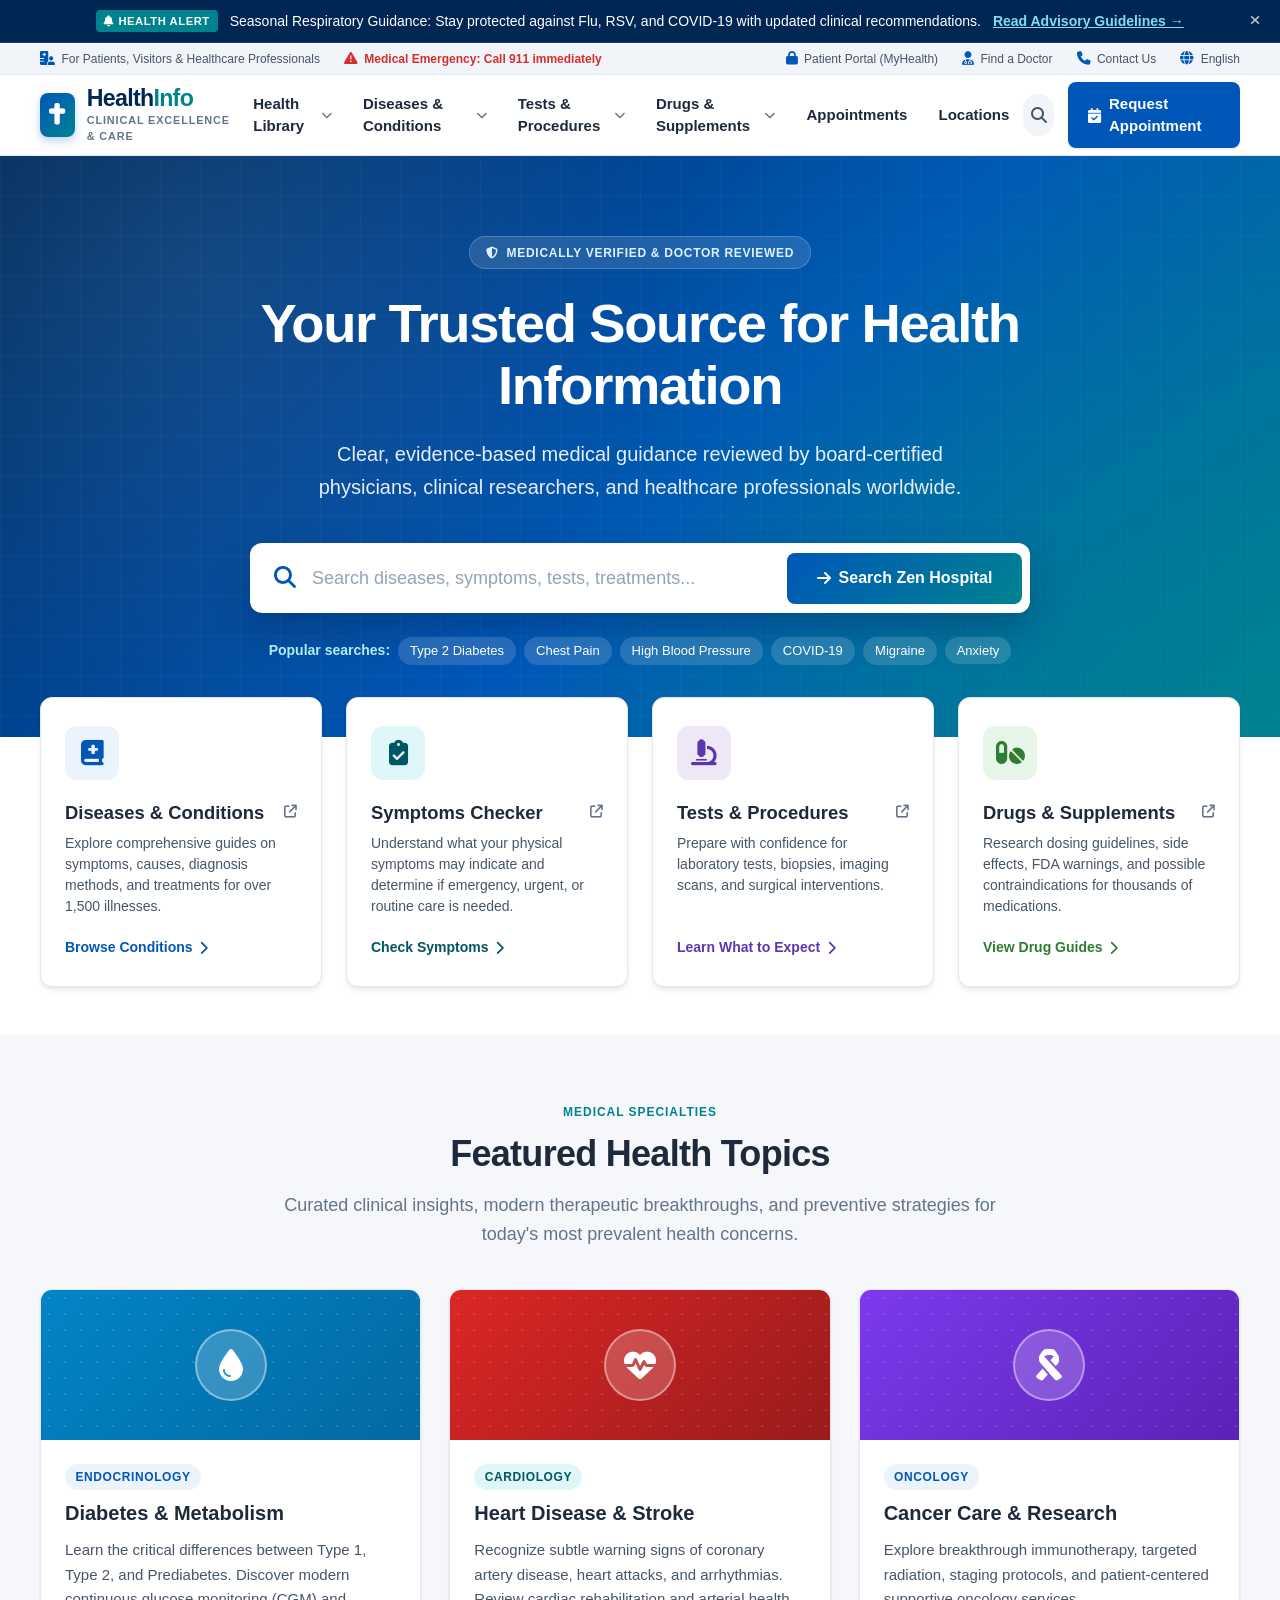
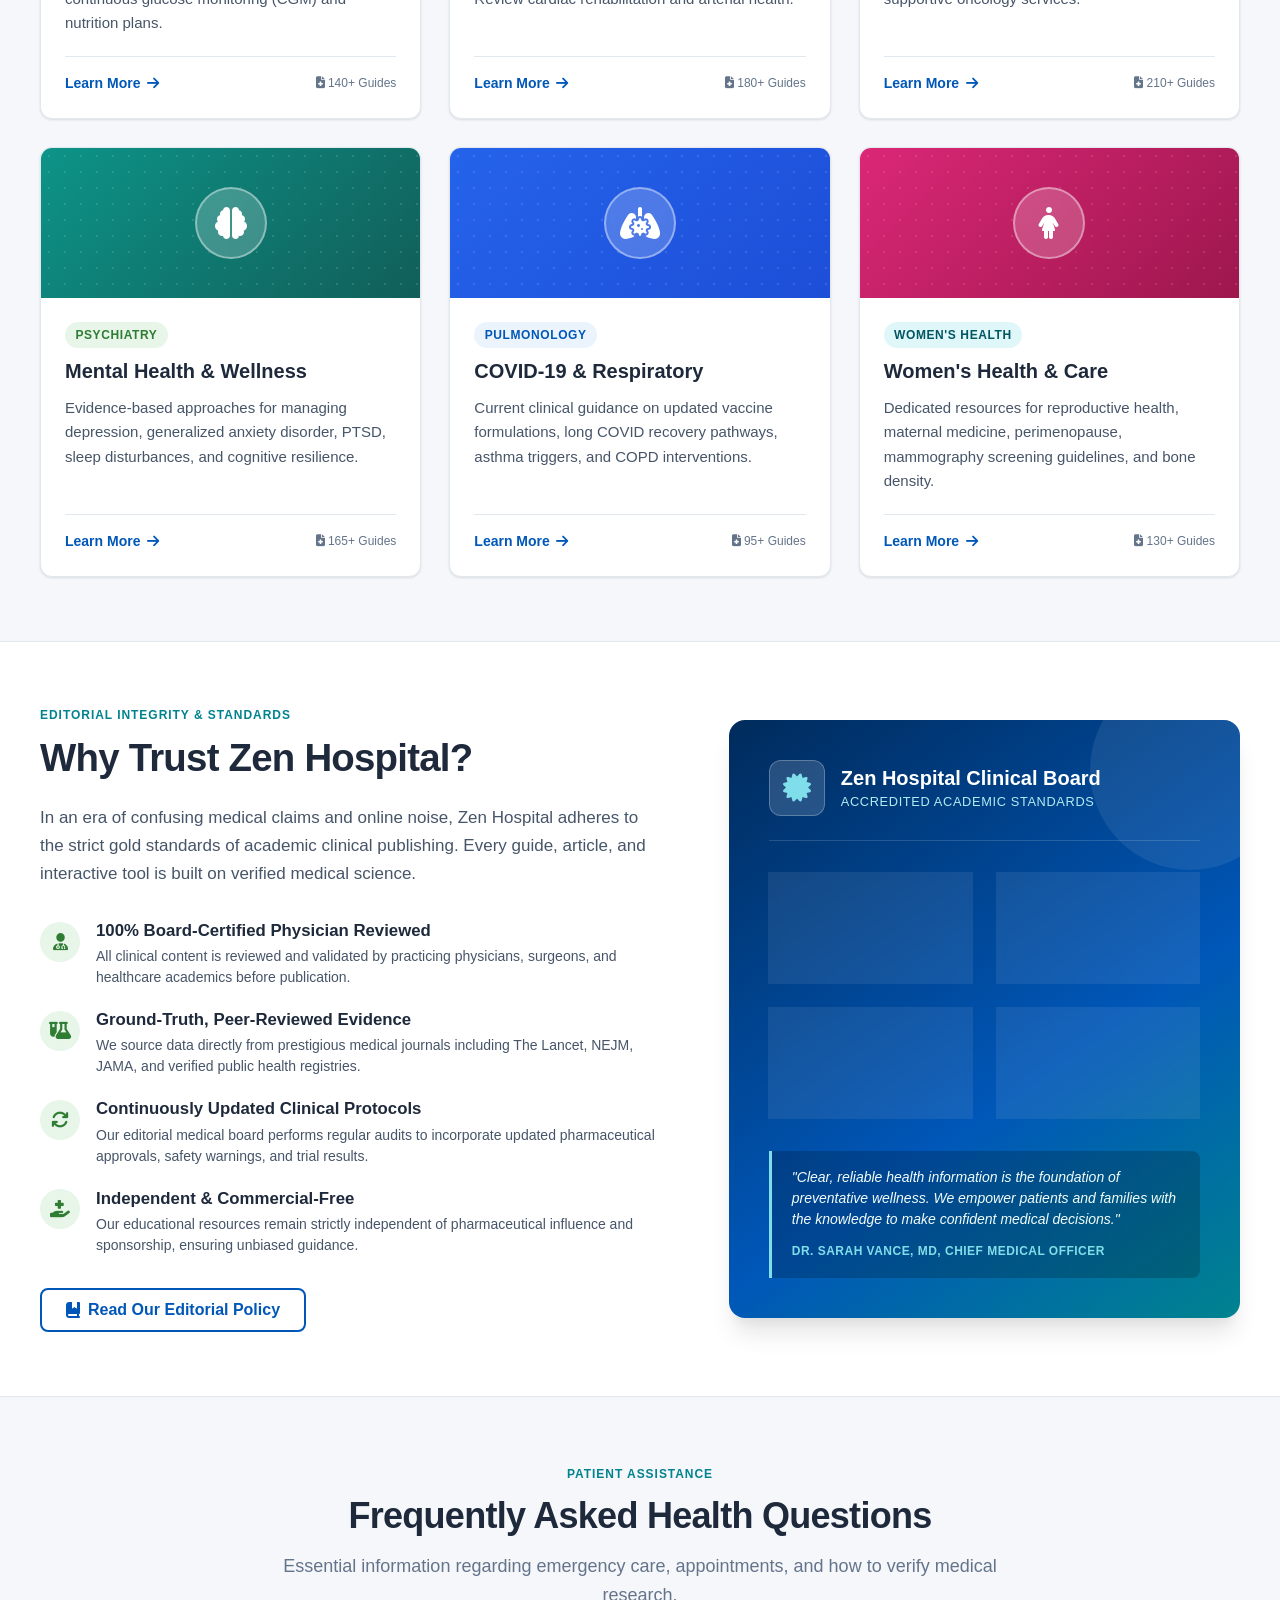
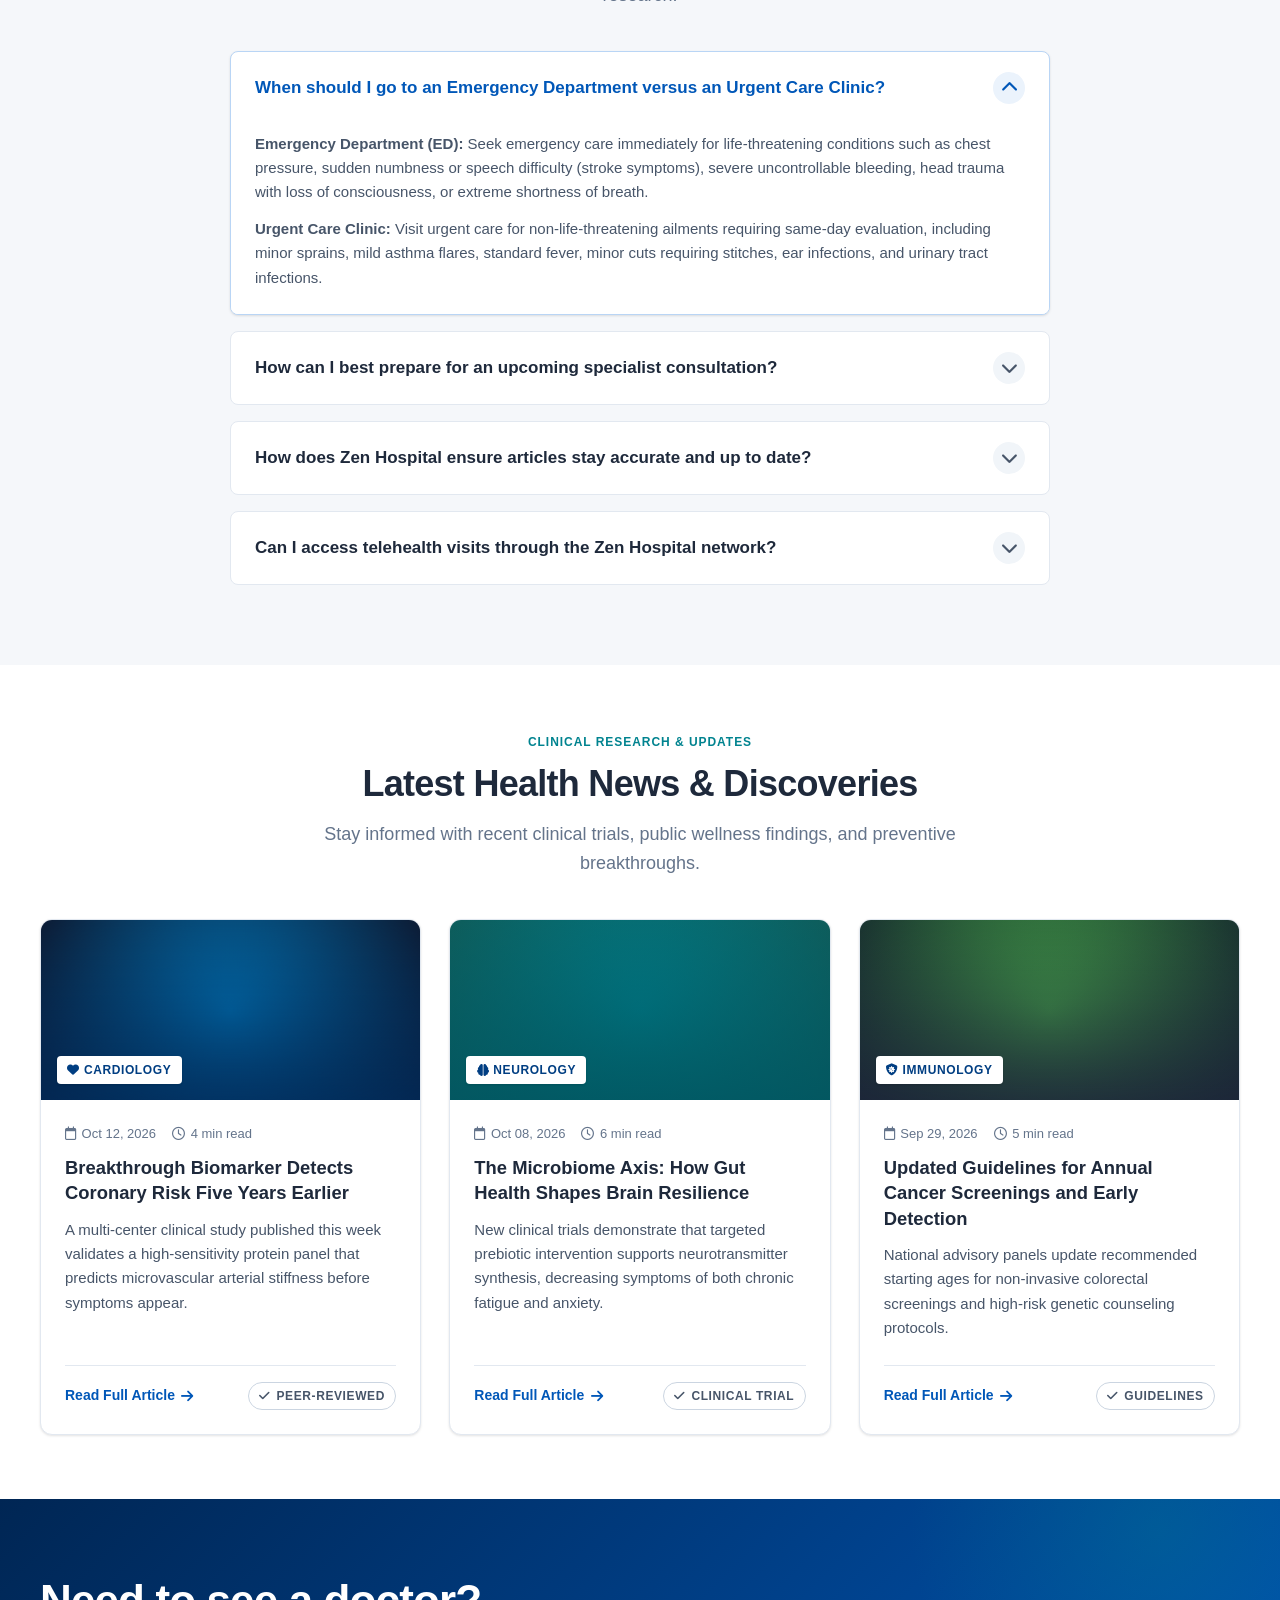
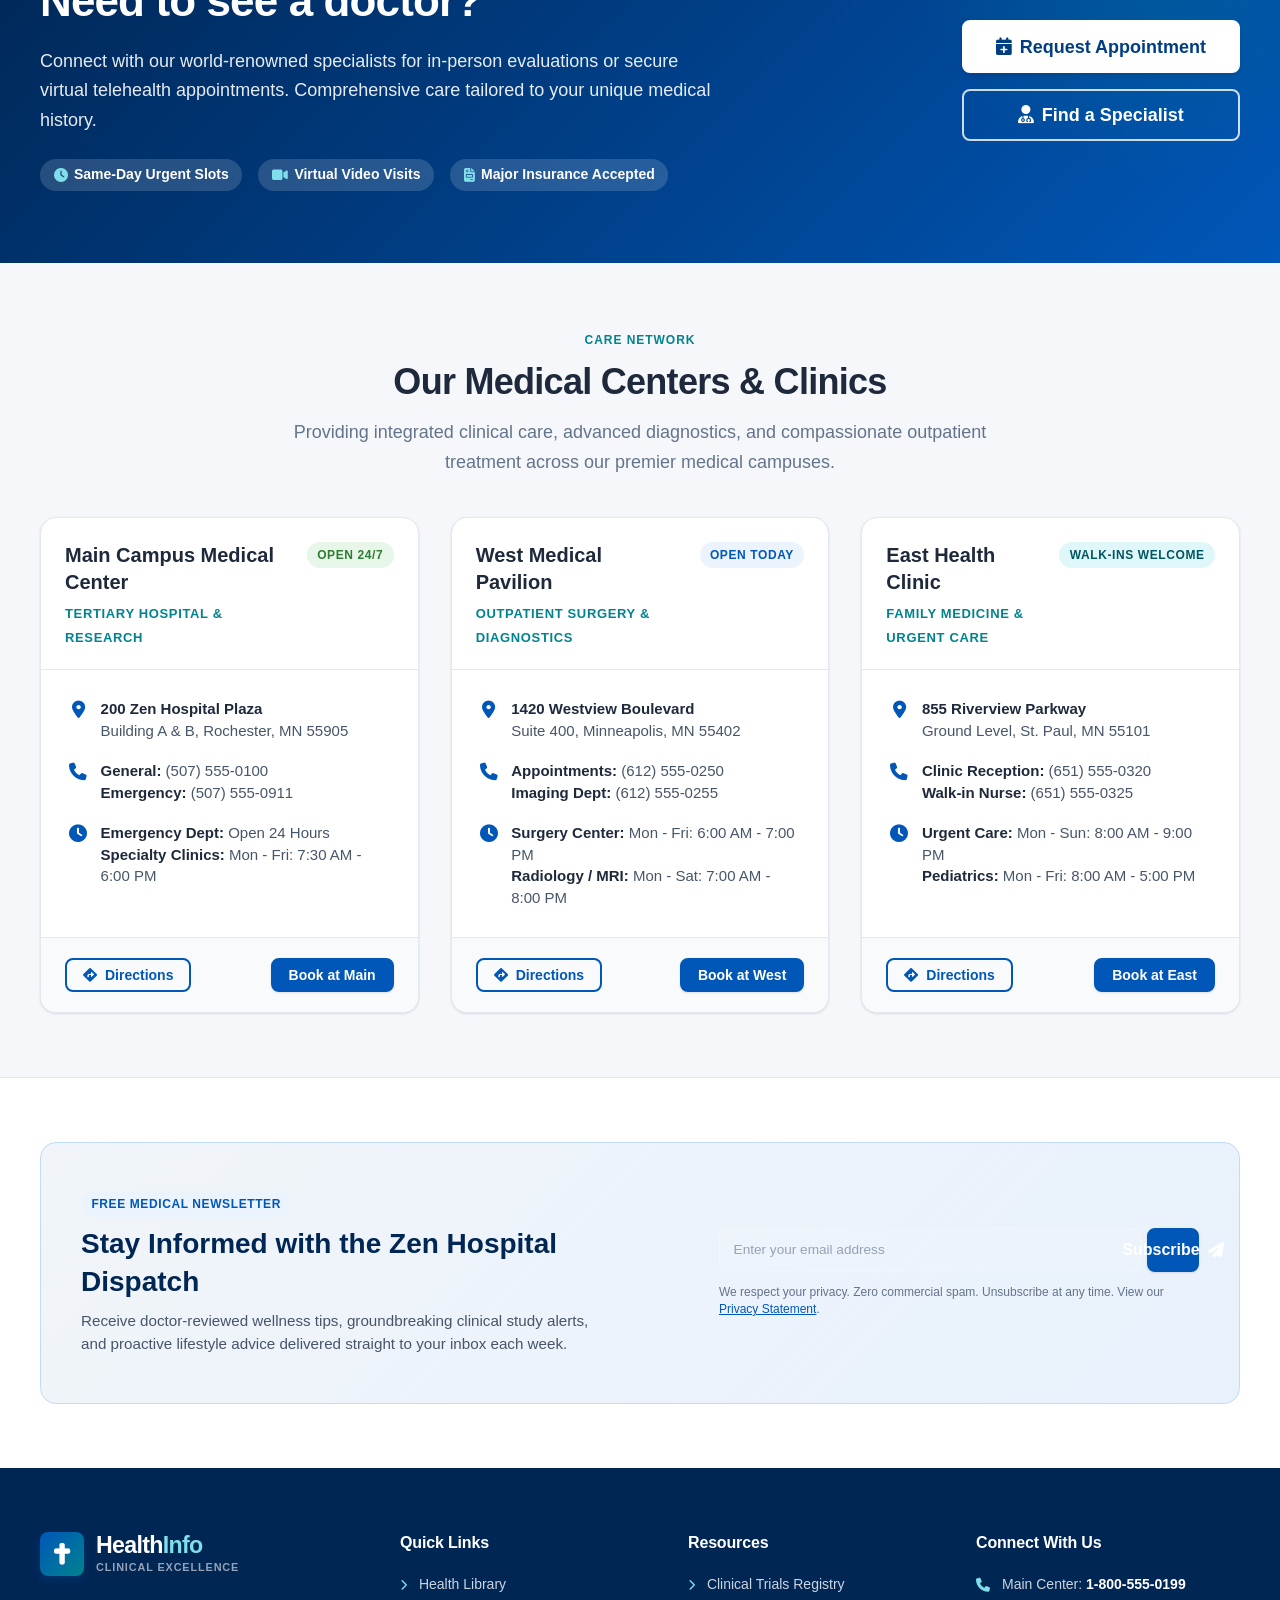
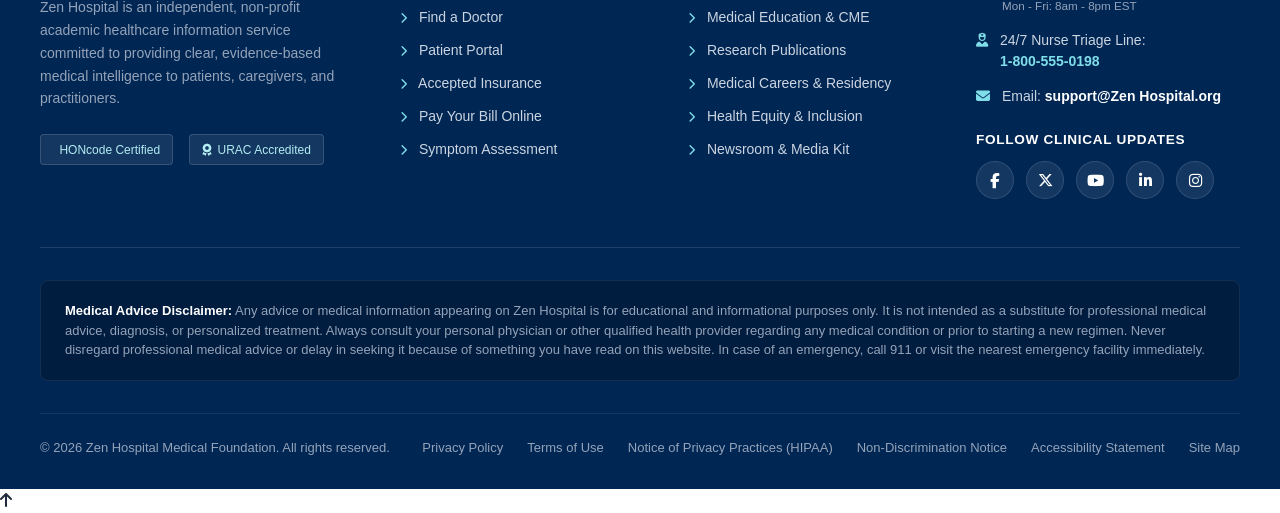
<file: index.html>
<!DOCTYPE html>
<html lang="en">
<head>
  <meta charset="UTF-8">
  <meta name="viewport" content="width=device-width, initial-scale=1.0">
  <meta name="description" content="Zen Hospital — Your trusted source for expert, doctor-reviewed medical advice, disease encyclopedias, symptom guidance, tests, procedures, and appointments.">
  <meta name="theme-color" content="#0057B8">
  <title>Zen Hospital | Your Trusted Source for Health Information</title>

  <!-- Font Awesome CDN -->
  <link rel="stylesheet" href="https://cdnjs.cloudflare.com/ajax/libs/font-awesome/6.5.1/css/all.min.css" integrity="sha512-DTOQO9RWCH3ppGqcWaEA1BIZOC6xxalwEsw9c2QQeAIftl+Vegovlnee1c9QX4TctnWMn13TZye+giMm8e2LwA==" crossorigin="anonymous" referrerpolicy="no-referrer">

  <!-- Core Stylesheets -->
  <link rel="stylesheet" href="css/style.css">
  <link rel="stylesheet" href="css/responsive.css">
</head>
<body>
  <!-- 0. Skip-to-content accessibility link -->
  <a href="#main-content" class="skip-link">Skip to main content</a>

  <!-- Top Alert / Advisory Banner -->
  <aside class="alert-banner" role="region" aria-label="Health Advisory Banner">
    <div class="container alert-banner-content">
      <span class="alert-tag"><i class="fa-solid fa-bell"></i> Health Alert</span>
      <span>Seasonal Respiratory Guidance: Stay protected against Flu, RSV, and COVID-19 with updated clinical recommendations.</span>
      <a href="#topics" aria-label="Read seasonal health advisory guidelines">Read Advisory Guidelines &rarr;</a>
      <button type="button" class="alert-close-btn" aria-label="Dismiss health alert">
        <i class="fa-solid fa-xmark"></i>
      </button>
    </div>
  </aside>

  <!-- Top Utility Bar -->
  <header class="top-utility-bar" aria-label="Utility Links">
    <div class="container top-utility-inner">
      <div class="top-utility-left">
        <span class="top-utility-link">
          <i class="fa-solid fa-hospital-user" aria-hidden="true"></i> For Patients, Visitors &amp; Healthcare Professionals
        </span>
        <span class="top-utility-link emergency-notice">
          <i class="fa-solid fa-triangle-exclamation" aria-hidden="true"></i> Medical Emergency: Call 911 immediately
        </span>
      </div>
      <nav class="top-utility-right" aria-label="Secondary Utility Navigation">
        <a href="appointments.html" class="top-utility-link">
          <i class="fa-solid fa-lock" aria-hidden="true"></i> Patient Portal (MyHealth)
        </a>
        <a href="appointments.html" class="top-utility-link">
          <i class="fa-solid fa-user-doctor" aria-hidden="true"></i> Find a Doctor
        </a>
        <a href="#footer" class="top-utility-link">
          <i class="fa-solid fa-phone" aria-hidden="true"></i> Contact Us
        </a>
        <a href="#language" class="top-utility-link" aria-label="Select Language">
          <i class="fa-solid fa-globe" aria-hidden="true"></i> English
        </a>
      </nav>
    </div>
  </header>

  <!-- Main Sticky Header Navigation -->
  <header class="main-header" id="header">
    <div class="container header-container">
      <!-- Brand Logo -->
      <a href="index.html" class="site-logo" aria-label="Zen Hospital Homepage">
        <div class="logo-icon-wrap" aria-hidden="true">
          <i class="fa-solid fa-cross"></i>
        </div>
        <div class="logo-text-group">
          <span class="logo-brand">Health<span>Info</span></span>
          <span class="logo-tagline">Clinical Excellence &amp; Care</span>
        </div>
      </a>

      <!-- Main Navigation Menu with Mega Menus -->
      <nav class="main-nav" id="main-nav" aria-label="Main Navigation">
        <ul class="nav-list">
          <!-- Item 1: Health Library -->
          <li class="nav-item has-dropdown">
            <a href="health-library.html" class="nav-link" aria-haspopup="true" aria-expanded="false">
              Health Library <i class="fa-solid fa-chevron-down" aria-hidden="true"></i>
            </a>
            <div class="mega-menu" role="region" aria-label="Health Library Menu">
              <div class="mega-menu-grid">
                <div class="mega-menu-column">
                  <h4>Browse by Category</h4>
                  <ul class="mega-menu-list">
                    <li><a href="health-library.html#symptoms"><i class="fa-solid fa-notes-medical" aria-hidden="true"></i> Symptoms A-Z Guide</a></li>
                    <li><a href="diseases.html"><i class="fa-solid fa-book-medical" aria-hidden="true"></i> Diseases &amp; Conditions A-Z</a></li>
                    <li><a href="tests.html"><i class="fa-solid fa-vial" aria-hidden="true"></i> Diagnostic Tests &amp; Imaging</a></li>
                    <li><a href="tests.html#procedures"><i class="fa-solid fa-syringe" aria-hidden="true"></i> Surgeries &amp; Procedures</a></li>
                  </ul>
                </div>
                <div class="mega-menu-column">
                  <h4>Wellness &amp; Prevention</h4>
                  <ul class="mega-menu-list">
                    <li><a href="health-library.html#nutrition"><i class="fa-solid fa-apple-whole" aria-hidden="true"></i> Nutrition &amp; Healthy Eating</a></li>
                    <li><a href="health-library.html#fitness"><i class="fa-solid fa-heart-pulse" aria-hidden="true"></i> Exercise &amp; Heart Health</a></li>
                    <li><a href="health-library.html#mental"><i class="fa-solid fa-brain" aria-hidden="true"></i> Mental Health &amp; Stress</a></li>
                    <li><a href="health-library.html#aging"><i class="fa-solid fa-person-cane" aria-hidden="true"></i> Healthy Aging &amp; Longevity</a></li>
                  </ul>
                </div>
                <div class="mega-menu-column mega-menu-featured">
                  <span class="badge badge-teal" style="margin-bottom: 0.5rem;">Clinical Spotlight</span>
                  <h5>Symptom Checker 2.0</h5>
                  <p>Analyze your symptoms through our clinical-grade algorithm verified by board-certified physicians.</p>
                  <a href="health-library.html#symptoms" class="btn btn-sm btn-primary" style="color:#fff;">Start Assessment &rarr;</a>
                </div>
              </div>
            </div>
          </li>

          <!-- Item 2: Diseases & Conditions -->
          <li class="nav-item has-dropdown">
            <a href="diseases.html" class="nav-link" aria-haspopup="true" aria-expanded="false">
              Diseases &amp; Conditions <i class="fa-solid fa-chevron-down" aria-hidden="true"></i>
            </a>
            <div class="mega-menu" role="region" aria-label="Diseases Menu">
              <div class="mega-menu-grid">
                <div class="mega-menu-column">
                  <h4>Common Specialties</h4>
                  <ul class="mega-menu-list">
                    <li><a href="diseases.html#cardiology"><i class="fa-solid fa-heart" aria-hidden="true"></i> Cardiovascular Diseases</a></li>
                    <li><a href="diseases.html#oncology"><i class="fa-solid fa-ribbon" aria-hidden="true"></i> Oncology &amp; Cancer Types</a></li>
                    <li><a href="diseases.html#endocrinology"><i class="fa-solid fa-dna" aria-hidden="true"></i> Diabetes &amp; Endocrine</a></li>
                    <li><a href="diseases.html#neurology"><i class="fa-solid fa-brain" aria-hidden="true"></i> Neurology &amp; Brain Health</a></li>
                  </ul>
                </div>
                <div class="mega-menu-column">
                  <h4>Specialized Centers</h4>
                  <ul class="mega-menu-list">
                    <li><a href="diseases.html#autoimmune"><i class="fa-solid fa-shield-virus" aria-hidden="true"></i> Autoimmune Disorders</a></li>
                    <li><a href="diseases.html#digestive"><i class="fa-solid fa-stethoscope" aria-hidden="true"></i> Digestive &amp; Liver Care</a></li>
                    <li><a href="diseases.html#pulmonary"><i class="fa-solid fa-lungs" aria-hidden="true"></i> Pulmonary &amp; Respiratory</a></li>
                    <li><a href="diseases.html#orthopedics"><i class="fa-solid fa-bone" aria-hidden="true"></i> Orthopedics &amp; Joint Health</a></li>
                  </ul>
                </div>
                <div class="mega-menu-column mega-menu-featured">
                  <span class="badge badge-blue" style="margin-bottom: 0.5rem;">Evidence-Based</span>
                  <h5>1,500+ Disease Guides</h5>
                  <p>Comprehensive overviews covering signs, diagnostic stages, treatment pathways, and prevention.</p>
                  <a href="diseases.html" class="btn btn-sm btn-outline">Explore Directory</a>
                </div>
              </div>
            </div>
          </li>

          <!-- Item 3: Tests & Procedures -->
          <li class="nav-item has-dropdown">
            <a href="tests.html" class="nav-link" aria-haspopup="true" aria-expanded="false">
              Tests &amp; Procedures <i class="fa-solid fa-chevron-down" aria-hidden="true"></i>
            </a>
            <div class="mega-menu" role="region" aria-label="Tests and Procedures Menu">
              <div class="mega-menu-grid">
                <div class="mega-menu-column">
                  <h4>Diagnostic Tests</h4>
                  <ul class="mega-menu-list">
                    <li><a href="tests.html#blood-tests"><i class="fa-solid fa-droplet" aria-hidden="true"></i> Blood &amp; Pathology Tests</a></li>
                    <li><a href="tests.html#imaging"><i class="fa-solid fa-x-ray" aria-hidden="true"></i> CT Scan, MRI &amp; Ultrasound</a></li>
                    <li><a href="tests.html#cardiac-eval"><i class="fa-solid fa-wave-square" aria-hidden="true"></i> EKG &amp; Stress Tests</a></li>
                    <li><a href="tests.html#biopsy"><i class="fa-solid fa-microscope" aria-hidden="true"></i> Biopsies &amp; Screenings</a></li>
                  </ul>
                </div>
                <div class="mega-menu-column">
                  <h4>Clinical Procedures</h4>
                  <ul class="mega-menu-list">
                    <li><a href="tests.html#cardiac-surgery"><i class="fa-solid fa-heart-pulse" aria-hidden="true"></i> Cardiac Catheterization</a></li>
                    <li><a href="tests.html#endoscopy"><i class="fa-solid fa-clipboard-check" aria-hidden="true"></i> Colonoscopy &amp; Endoscopy</a></li>
                    <li><a href="tests.html#joint-replacement"><i class="fa-solid fa-wheelchair" aria-hidden="true"></i> Knee &amp; Hip Replacement</a></li>
                    <li><a href="tests.html#anesthesia"><i class="fa-solid fa-bed-pulse" aria-hidden="true"></i> Anesthesia Preparation</a></li>
                  </ul>
                </div>
                <div class="mega-menu-column mega-menu-featured">
                  <span class="badge badge-green" style="margin-bottom: 0.5rem;">Patient Readiness</span>
                  <h5>Preparing for Your Test</h5>
                  <p>Clear fasting protocols, pre-op safety checklists, and what to expect on your appointment day.</p>
                  <a href="tests.html" class="btn btn-sm btn-outline">View Prep Guides</a>
                </div>
              </div>
            </div>
          </li>

          <!-- Item 4: Drugs & Supplements -->
          <li class="nav-item has-dropdown">
            <a href="drugs.html" class="nav-link" aria-haspopup="true" aria-expanded="false">
              Drugs &amp; Supplements <i class="fa-solid fa-chevron-down" aria-hidden="true"></i>
            </a>
            <div class="mega-menu" role="region" aria-label="Drugs and Supplements Menu">
              <div class="mega-menu-grid">
                <div class="mega-menu-column">
                  <h4>Medication Guides</h4>
                  <ul class="mega-menu-list">
                    <li><a href="drugs.html#prescription"><i class="fa-solid fa-capsules" aria-hidden="true"></i> Prescription Drug A-Z</a></li>
                    <li><a href="drugs.html#otc"><i class="fa-solid fa-tablets" aria-hidden="true"></i> Over-the-Counter Medications</a></li>
                    <li><a href="drugs.html#vitamins"><i class="fa-solid fa-leaf" aria-hidden="true"></i> Herbal &amp; Dietary Supplements</a></li>
                    <li><a href="drugs.html#vaccines"><i class="fa-solid fa-syringe" aria-hidden="true"></i> Vaccines &amp; Immunizations</a></li>
                  </ul>
                </div>
                <div class="mega-menu-column">
                  <h4>Safety &amp; Tools</h4>
                  <ul class="mega-menu-list">
                    <li><a href="drugs.html#interaction-checker"><i class="fa-solid fa-shield-halved" aria-hidden="true"></i> Drug Interaction Checker</a></li>
                    <li><a href="drugs.html#side-effects"><i class="fa-solid fa-circle-exclamation" aria-hidden="true"></i> Side Effects &amp; Warnings</a></li>
                    <li><a href="drugs.html#pill-identifier"><i class="fa-solid fa-magnifying-glass-plus" aria-hidden="true"></i> Pill Identification Tool</a></li>
                    <li><a href="drugs.html#pediatric-dosing"><i class="fa-solid fa-baby" aria-hidden="true"></i> Pediatric Dosing Guidelines</a></li>
                  </ul>
                </div>
                <div class="mega-menu-column mega-menu-featured">
                  <span class="badge badge-teal" style="margin-bottom: 0.5rem;">Pharmacist Verified</span>
                  <h5>Medication Safety</h5>
                  <p>Check drug-to-drug interactions before combining prescriptions, over-the-counter pills, or vitamins.</p>
                  <a href="drugs.html#interaction-checker" class="btn btn-sm btn-primary" style="color:#fff;">Check Interactions</a>
                </div>
              </div>
            </div>
          </li>

          <!-- Item 5: Appointments -->
          <li class="nav-item">
            <a href="appointments.html" class="nav-link">Appointments</a>
          </li>

          <!-- Item 6: Locations -->
          <li class="nav-item">
            <a href="#locations" class="nav-link">Locations</a>
          </li>
        </ul>
      </nav>

      <!-- Header Actions: Search Toggle & Appointment CTA -->
      <div class="header-actions">
        <button type="button" class="header-search-toggle" aria-label="Open search drawer" aria-expanded="false">
          <i class="fa-solid fa-magnifying-glass" aria-hidden="true"></i>
        </button>

        <a href="appointments.html" class="btn-appointment">
          <i class="fa-solid fa-calendar-check" aria-hidden="true"></i>
          <span>Request Appointment</span>
        </a>

        <!-- Mobile Hamburger Toggle -->
        <button type="button" class="mobile-menu-toggle" aria-label="Toggle Navigation Menu" aria-expanded="false" aria-controls="main-nav">
          <i class="fa-solid fa-bars" aria-hidden="true"></i>
        </button>
      </div>
    </div>

    <!-- Collapsible Header Search Bar Drawer -->
    <div class="header-search-bar-drawer" role="search" aria-label="Global Site Search">
      <div class="container">
        <form class="header-search-form" id="header-search-form">
          <div class="header-search-input-wrap">
            <i class="fa-solid fa-magnifying-glass" aria-hidden="true"></i>
            <input type="search" class="header-search-input" placeholder="Search diseases, medical tests, medications, or doctors..." aria-label="Search Zen Hospital">
          </div>
          <button type="submit" class="btn btn-primary btn-sm">Search</button>
          <button type="button" class="btn btn-outline btn-sm header-search-close" aria-label="Close search">Cancel</button>
        </form>
      </div>
    </div>
  </header>

  <!-- Main Content Anchor -->
  <main id="main-content">
    <!-- ====================================================================
         HERO SECTION: Search-First Architecture
         ==================================================================== -->
    <section class="hero-section" aria-labelledby="hero-heading">
      <div class="container hero-content">
        <div class="hero-trust-badge">
          <i class="fa-solid fa-shield-halved" aria-hidden="true"></i> Medically Verified &amp; Doctor Reviewed
        </div>
        <h1 class="hero-title" id="hero-heading">
          Your Trusted Source for Health Information
        </h1>
        <p class="hero-subtitle">
          Clear, evidence-based medical guidance reviewed by board-certified physicians, clinical researchers, and healthcare professionals worldwide.
        </p>

        <!-- Prominent Centered Search Bar -->
        <div class="hero-search-wrapper">
          <form class="hero-search-form" id="hero-search-form" role="search" aria-label="Hero Search">
            <i class="fa-solid fa-magnifying-glass hero-search-icon" aria-hidden="true"></i>
            <input type="search" id="hero-search-input" class="hero-search-input" placeholder="Search diseases, symptoms, tests, treatments..." aria-label="Search diseases, symptoms, tests">
            <button type="submit" class="hero-search-submit">
              <i class="fa-solid fa-arrow-right" aria-hidden="true"></i>
              <span>Search Zen Hospital</span>
            </button>
          </form>
        </div>

        <!-- Popular Clinical Searches -->
        <div class="hero-popular-searches" aria-label="Trending search topics">
          <span>Popular searches:</span>
          <a href="#" class="search-pill" data-query="Type 2 Diabetes">Type 2 Diabetes</a>
          <a href="#" class="search-pill" data-query="Chest Pain">Chest Pain</a>
          <a href="#" class="search-pill" data-query="High Blood Pressure">High Blood Pressure</a>
          <a href="#" class="search-pill" data-query="COVID-19 Booster">COVID-19</a>
          <a href="#" class="search-pill" data-query="Migraine Symptoms">Migraine</a>
          <a href="#" class="search-pill" data-query="Anxiety Relief">Anxiety</a>
        </div>
      </div>
    </section>

    <!-- ====================================================================
         QUICK ACCESS CARDS ROW (4 Cards)
         ==================================================================== -->
    <section class="quick-access-section" aria-label="Quick Access Resources">
      <div class="container">
        <div class="quick-access-grid">
          <!-- Card 1: Diseases & Conditions -->
          <a href="diseases.html" class="quick-card">
            <div class="quick-card-icon" aria-hidden="true">
              <i class="fa-solid fa-book-medical"></i>
            </div>
            <h2 class="quick-card-title">
              Diseases &amp; Conditions
              <i class="fa-solid fa-arrow-up-right-from-square" style="font-size: 0.8rem; color: var(--text-muted);" aria-hidden="true"></i>
            </h2>
            <p class="quick-card-desc">
              Explore comprehensive guides on symptoms, causes, diagnosis methods, and treatments for over 1,500 illnesses.
            </p>
            <span class="quick-card-link">Browse Conditions <i class="fa-solid fa-chevron-right" aria-hidden="true"></i></span>
          </a>

          <!-- Card 2: Symptoms Checker -->
          <a href="health-library.html#symptoms" class="quick-card">
            <div class="quick-card-icon" style="background-color: var(--secondary-teal-light); color: var(--secondary-teal-dark);" aria-hidden="true">
              <i class="fa-solid fa-clipboard-check"></i>
            </div>
            <h2 class="quick-card-title">
              Symptoms Checker
              <i class="fa-solid fa-arrow-up-right-from-square" style="font-size: 0.8rem; color: var(--text-muted);" aria-hidden="true"></i>
            </h2>
            <p class="quick-card-desc">
              Understand what your physical symptoms may indicate and determine if emergency, urgent, or routine care is needed.
            </p>
            <span class="quick-card-link" style="color: var(--secondary-teal-dark);">Check Symptoms <i class="fa-solid fa-chevron-right" aria-hidden="true"></i></span>
          </a>

          <!-- Card 3: Tests & Procedures -->
          <a href="tests.html" class="quick-card">
            <div class="quick-card-icon" style="background-color: #EDE7F6; color: #5E35B1;" aria-hidden="true">
              <i class="fa-solid fa-microscope"></i>
            </div>
            <h2 class="quick-card-title">
              Tests &amp; Procedures
              <i class="fa-solid fa-arrow-up-right-from-square" style="font-size: 0.8rem; color: var(--text-muted);" aria-hidden="true"></i>
            </h2>
            <p class="quick-card-desc">
              Prepare with confidence for laboratory tests, biopsies, imaging scans, and surgical interventions.
            </p>
            <span class="quick-card-link" style="color: #5E35B1;">Learn What to Expect <i class="fa-solid fa-chevron-right" aria-hidden="true"></i></span>
          </a>

          <!-- Card 4: Drugs & Supplements -->
          <a href="drugs.html" class="quick-card">
            <div class="quick-card-icon" style="background-color: var(--accent-green-light); color: var(--accent-green);" aria-hidden="true">
              <i class="fa-solid fa-pills"></i>
            </div>
            <h2 class="quick-card-title">
              Drugs &amp; Supplements
              <i class="fa-solid fa-arrow-up-right-from-square" style="font-size: 0.8rem; color: var(--text-muted);" aria-hidden="true"></i>
            </h2>
            <p class="quick-card-desc">
              Research dosing guidelines, side effects, FDA warnings, and possible contraindications for thousands of medications.
            </p>
            <span class="quick-card-link" style="color: var(--accent-green);">View Drug Guides <i class="fa-solid fa-chevron-right" aria-hidden="true"></i></span>
          </a>
        </div>
      </div>
    </section>

    <!-- ====================================================================
         FEATURED HEALTH TOPICS SECTION (6 Cards)
         ==================================================================== -->
    <section class="section-padding topics-section" id="topics" aria-labelledby="topics-heading">
      <div class="container">
        <header class="section-header text-center">
          <span class="section-eyebrow">Medical Specialties</span>
          <h2 class="section-title" id="topics-heading">Featured Health Topics</h2>
          <p class="section-subtitle">
            Curated clinical insights, modern therapeutic breakthroughs, and preventive strategies for today's most prevalent health concerns.
          </p>
        </header>

        <div class="topics-grid">
          <!-- Topic 1: Diabetes -->
          <article class="topic-card">
            <div class="topic-card-header topic-diabetes">
              <div class="topic-header-pattern" aria-hidden="true"></div>
              <div class="topic-icon-symbol" aria-hidden="true">
                <i class="fa-solid fa-droplet"></i>
              </div>
            </div>
            <div class="topic-card-body">
              <div class="topic-category-badge">
                <span class="badge badge-blue">Endocrinology</span>
              </div>
              <h3 class="topic-card-title">Diabetes &amp; Metabolism</h3>
              <p class="topic-card-desc">
                Learn the critical differences between Type 1, Type 2, and Prediabetes. Discover modern continuous glucose monitoring (CGM) and nutrition plans.
              </p>
              <footer class="topic-card-footer">
                <a href="#diabetes" class="topic-learn-more" aria-label="Learn more about Diabetes and Metabolism">
                  Learn More <i class="fa-solid fa-arrow-right" aria-hidden="true"></i>
                </a>
                <span class="topic-stats"><i class="fa-solid fa-file-medical" aria-hidden="true"></i> 140+ Guides</span>
              </footer>
            </div>
          </article>

          <!-- Topic 2: Heart Disease -->
          <article class="topic-card">
            <div class="topic-card-header topic-heart">
              <div class="topic-header-pattern" aria-hidden="true"></div>
              <div class="topic-icon-symbol" aria-hidden="true">
                <i class="fa-solid fa-heart-pulse"></i>
              </div>
            </div>
            <div class="topic-card-body">
              <div class="topic-category-badge">
                <span class="badge badge-teal">Cardiology</span>
              </div>
              <h3 class="topic-card-title">Heart Disease &amp; Stroke</h3>
              <p class="topic-card-desc">
                Recognize subtle warning signs of coronary artery disease, heart attacks, and arrhythmias. Review cardiac rehabilitation and arterial health.
              </p>
              <footer class="topic-card-footer">
                <a href="#heart-disease" class="topic-learn-more" aria-label="Learn more about Heart Disease and Stroke">
                  Learn More <i class="fa-solid fa-arrow-right" aria-hidden="true"></i>
                </a>
                <span class="topic-stats"><i class="fa-solid fa-file-medical" aria-hidden="true"></i> 180+ Guides</span>
              </footer>
            </div>
          </article>

          <!-- Topic 3: Cancer -->
          <article class="topic-card">
            <div class="topic-card-header topic-cancer">
              <div class="topic-header-pattern" aria-hidden="true"></div>
              <div class="topic-icon-symbol" aria-hidden="true">
                <i class="fa-solid fa-ribbon"></i>
              </div>
            </div>
            <div class="topic-card-body">
              <div class="topic-category-badge">
                <span class="badge badge-blue">Oncology</span>
              </div>
              <h3 class="topic-card-title">Cancer Care &amp; Research</h3>
              <p class="topic-card-desc">
                Explore breakthrough immunotherapy, targeted radiation, staging protocols, and patient-centered supportive oncology services.
              </p>
              <footer class="topic-card-footer">
                <a href="#cancer" class="topic-learn-more" aria-label="Learn more about Cancer Care and Research">
                  Learn More <i class="fa-solid fa-arrow-right" aria-hidden="true"></i>
                </a>
                <span class="topic-stats"><i class="fa-solid fa-file-medical" aria-hidden="true"></i> 210+ Guides</span>
              </footer>
            </div>
          </article>

          <!-- Topic 4: Mental Health -->
          <article class="topic-card">
            <div class="topic-card-header topic-mental">
              <div class="topic-header-pattern" aria-hidden="true"></div>
              <div class="topic-icon-symbol" aria-hidden="true">
                <i class="fa-solid fa-brain"></i>
              </div>
            </div>
            <div class="topic-card-body">
              <div class="topic-category-badge">
                <span class="badge badge-green">Psychiatry</span>
              </div>
              <h3 class="topic-card-title">Mental Health &amp; Wellness</h3>
              <p class="topic-card-desc">
                Evidence-based approaches for managing depression, generalized anxiety disorder, PTSD, sleep disturbances, and cognitive resilience.
              </p>
              <footer class="topic-card-footer">
                <a href="#mental-health" class="topic-learn-more" aria-label="Learn more about Mental Health and Wellness">
                  Learn More <i class="fa-solid fa-arrow-right" aria-hidden="true"></i>
                </a>
                <span class="topic-stats"><i class="fa-solid fa-file-medical" aria-hidden="true"></i> 165+ Guides</span>
              </footer>
            </div>
          </article>

          <!-- Topic 5: COVID-19 & Respiratory -->
          <article class="topic-card">
            <div class="topic-card-header topic-respiratory">
              <div class="topic-header-pattern" aria-hidden="true"></div>
              <div class="topic-icon-symbol" aria-hidden="true">
                <i class="fa-solid fa-lungs-virus"></i>
              </div>
            </div>
            <div class="topic-card-body">
              <div class="topic-category-badge">
                <span class="badge badge-blue">Pulmonology</span>
              </div>
              <h3 class="topic-card-title">COVID-19 &amp; Respiratory</h3>
              <p class="topic-card-desc">
                Current clinical guidance on updated vaccine formulations, long COVID recovery pathways, asthma triggers, and COPD interventions.
              </p>
              <footer class="topic-card-footer">
                <a href="#respiratory" class="topic-learn-more" aria-label="Learn more about COVID-19 and Respiratory Health">
                  Learn More <i class="fa-solid fa-arrow-right" aria-hidden="true"></i>
                </a>
                <span class="topic-stats"><i class="fa-solid fa-file-medical" aria-hidden="true"></i> 95+ Guides</span>
              </footer>
            </div>
          </article>

          <!-- Topic 6: Women's Health -->
          <article class="topic-card">
            <div class="topic-card-header topic-women">
              <div class="topic-header-pattern" aria-hidden="true"></div>
              <div class="topic-icon-symbol" aria-hidden="true">
                <i class="fa-solid fa-person-dress"></i>
              </div>
            </div>
            <div class="topic-card-body">
              <div class="topic-category-badge">
                <span class="badge badge-teal">Women's Health</span>
              </div>
              <h3 class="topic-card-title">Women's Health &amp; Care</h3>
              <p class="topic-card-desc">
                Dedicated resources for reproductive health, maternal medicine, perimenopause, mammography screening guidelines, and bone density.
              </p>
              <footer class="topic-card-footer">
                <a href="#womens-health" class="topic-learn-more" aria-label="Learn more about Women's Health">
                  Learn More <i class="fa-solid fa-arrow-right" aria-hidden="true"></i>
                </a>
                <span class="topic-stats"><i class="fa-solid fa-file-medical" aria-hidden="true"></i> 130+ Guides</span>
              </footer>
            </div>
          </article>
        </div>
      </div>
    </section>

    <!-- ====================================================================
         FIFTY-FIFTY BLOCK: "Why Trust Zen Hospital?"
         ==================================================================== -->
    <section class="section-padding fifty-fifty-section" aria-labelledby="trust-heading">
      <div class="container">
        <div class="fifty-fifty-grid">
          <!-- Left Column: Content & Trust Pillars -->
          <div class="fifty-fifty-content">
            <span class="section-eyebrow">Editorial Integrity &amp; Standards</span>
            <h2 class="fifty-fifty-title" id="trust-heading">Why Trust Zen Hospital?</h2>
            <p class="fifty-fifty-intro">
              In an era of confusing medical claims and online noise, Zen Hospital adheres to the strict gold standards of academic clinical publishing. Every guide, article, and interactive tool is built on verified medical science.
            </p>

            <ul class="trust-pillars-list">
              <li class="trust-pillar-item">
                <div class="trust-pillar-icon" aria-hidden="true">
                  <i class="fa-solid fa-user-doctor"></i>
                </div>
                <div class="trust-pillar-text">
                  <h4>100% Board-Certified Physician Reviewed</h4>
                  <p>All clinical content is reviewed and validated by practicing physicians, surgeons, and healthcare academics before publication.</p>
                </div>
              </li>

              <li class="trust-pillar-item">
                <div class="trust-pillar-icon" aria-hidden="true">
                  <i class="fa-solid fa-flask-vial"></i>
                </div>
                <div class="trust-pillar-text">
                  <h4>Ground-Truth, Peer-Reviewed Evidence</h4>
                  <p>We source data directly from prestigious medical journals including The Lancet, NEJM, JAMA, and verified public health registries.</p>
                </div>
              </li>

              <li class="trust-pillar-item">
                <div class="trust-pillar-icon" aria-hidden="true">
                  <i class="fa-solid fa-arrows-rotate"></i>
                </div>
                <div class="trust-pillar-text">
                  <h4>Continuously Updated Clinical Protocols</h4>
                  <p>Our editorial medical board performs regular audits to incorporate updated pharmaceutical approvals, safety warnings, and trial results.</p>
                </div>
              </li>

              <li class="trust-pillar-item">
                <div class="trust-pillar-icon" aria-hidden="true">
                  <i class="fa-solid fa-hand-holding-medical"></i>
                </div>
                <div class="trust-pillar-text">
                  <h4>Independent &amp; Commercial-Free</h4>
                  <p>Our educational resources remain strictly independent of pharmaceutical influence and sponsorship, ensuring unbiased guidance.</p>
                </div>
              </li>
            </ul>

            <div>
              <a href="#editorial-policy" class="btn btn-outline">
                <i class="fa-solid fa-book-bookmark" aria-hidden="true"></i> Read Our Editorial Policy
              </a>
            </div>
          </div>

          <!-- Right Column: Decorative Medical Illustration & Credibility Card -->
          <div class="fifty-fifty-visual">
            <div class="credibility-card">
              <div class="credibility-card-header">
                <div class="credibility-badge-icon" aria-hidden="true">
                  <i class="fa-solid fa-certificate"></i>
                </div>
                <div class="credibility-badge-title">
                  Zen Hospital Clinical Board
                  <span>Accredited Academic Standards</span>
                </div>
              </div>

              <div class="credibility-metrics-grid">
                <div class="credibility-metric">
                  <div class="metric-number">3,800+</div>
                  <div class="metric-label">Board-Certified Specialists Contributing</div>
                </div>
                <div class="credibility-metric">
                  <div class="metric-number">12,500+</div>
                  <div class="metric-label">Peer-Reviewed Health Resources</div>
                </div>
                <div class="credibility-metric">
                  <div class="metric-number">99.4%</div>
                  <div class="metric-label">Clinical Accuracy Audit Score</div>
                </div>
                <div class="credibility-metric">
                  <div class="metric-number">28M+</div>
                  <div class="metric-label">Patients Guided Every Month</div>
                </div>
              </div>

              <div class="editorial-quote-box">
                <p>
                  "Clear, reliable health information is the foundation of preventative wellness. We empower patients and families with the knowledge to make confident medical decisions."
                </p>
                <span class="editorial-quote-author">Dr. Sarah Vance, MD, Chief Medical Officer</span>
              </div>
            </div>
          </div>
        </div>
      </div>
    </section>

    <!-- ====================================================================
         ACCORDION FAQ SECTION: Frequently Asked Health Questions
         ==================================================================== -->
    <section class="section-padding accordion-section" id="faq" aria-labelledby="faq-heading">
      <div class="container">
        <header class="section-header text-center">
          <span class="section-eyebrow">Patient Assistance</span>
          <h2 class="section-title" id="faq-heading">Frequently Asked Health Questions</h2>
          <p class="section-subtitle">
            Essential information regarding emergency care, appointments, and how to verify medical research.
          </p>
        </header>

        <div class="accordion-container" role="region" aria-label="FAQ Accordion">
          <!-- Accordion 1 -->
          <div class="accordion-item active">
            <button class="accordion-header" type="button" aria-expanded="true" aria-controls="faq-ans-1" id="faq-btn-1">
              <span>When should I go to an Emergency Department versus an Urgent Care Clinic?</span>
              <span class="accordion-icon-wrap" aria-hidden="true">
                <i class="fa-solid fa-chevron-down"></i>
              </span>
            </button>
            <div class="accordion-body" id="faq-ans-1" role="region" aria-labelledby="faq-btn-1">
              <p>
                <strong>Emergency Department (ED):</strong> Seek emergency care immediately for life-threatening conditions such as chest pressure, sudden numbness or speech difficulty (stroke symptoms), severe uncontrollable bleeding, head trauma with loss of consciousness, or extreme shortness of breath.
              </p>
              <p>
                <strong>Urgent Care Clinic:</strong> Visit urgent care for non-life-threatening ailments requiring same-day evaluation, including minor sprains, mild asthma flares, standard fever, minor cuts requiring stitches, ear infections, and urinary tract infections.
              </p>
            </div>
          </div>

          <!-- Accordion 2 -->
          <div class="accordion-item">
            <button class="accordion-header" type="button" aria-expanded="false" aria-controls="faq-ans-2" id="faq-btn-2">
              <span>How can I best prepare for an upcoming specialist consultation?</span>
              <span class="accordion-icon-wrap" aria-hidden="true">
                <i class="fa-solid fa-chevron-down"></i>
              </span>
            </button>
            <div class="accordion-body" id="faq-ans-2" role="region" aria-labelledby="faq-btn-2">
              <p>
                To maximize your consultation, bring an up-to-date printed list of all prescription medications, vitamins, and supplements with dosages. Write down your symptom timeline (when they started, what triggers or alleviates them), and compile your top three questions for the physician.
              </p>
              <p>
                Request copies of previous lab work and relevant imaging discs beforehand, or confirm they have been transferred to the receiving clinic.
              </p>
            </div>
          </div>

          <!-- Accordion 3 -->
          <div class="accordion-item">
            <button class="accordion-header" type="button" aria-expanded="false" aria-controls="faq-ans-3" id="faq-btn-3">
              <span>How does Zen Hospital ensure articles stay accurate and up to date?</span>
              <span class="accordion-icon-wrap" aria-hidden="true">
                <i class="fa-solid fa-chevron-down"></i>
              </span>
            </button>
            <div class="accordion-body" id="faq-ans-3" role="region" aria-labelledby="faq-btn-3">
              <p>
                Our editorial team consists of medical journalists and credentialed physicians who track daily releases from the FDA, CDC, WHO, and major peer-reviewed journals. Every library entry has a scheduled review timestamp and undergoes thorough clinical auditing every 12 to 24 months, or immediately upon major scientific developments.
              </p>
            </div>
          </div>

          <!-- Accordion 4 -->
          <div class="accordion-item">
            <button class="accordion-header" type="button" aria-expanded="false" aria-controls="faq-ans-4" id="faq-btn-4">
              <span>Can I access telehealth visits through the Zen Hospital network?</span>
              <span class="accordion-icon-wrap" aria-hidden="true">
                <i class="fa-solid fa-chevron-down"></i>
              </span>
            </button>
            <div class="accordion-body" id="faq-ans-4" role="region" aria-labelledby="faq-btn-4">
              <p>
                Yes. Our secure Patient Portal supports encrypted, HIPAA-compliant video consultations with primary physicians and select specialists for routine checkups, medication reviews, and mental health counseling.
              </p>
            </div>
          </div>
        </div>
      </div>
    </section>

    <!-- ====================================================================
         LATEST HEALTH NEWS SECTION (3 Cards)
         ==================================================================== -->
    <section class="section-padding news-section" id="news" aria-labelledby="news-heading">
      <div class="container">
        <header class="section-header text-center">
          <span class="section-eyebrow">Clinical Research &amp; Updates</span>
          <h2 class="section-title" id="news-heading">Latest Health News &amp; Discoveries</h2>
          <p class="section-subtitle">
            Stay informed with recent clinical trials, public wellness findings, and preventive breakthroughs.
          </p>
        </header>

        <div class="news-grid">
          <!-- News Card 1 -->
          <article class="news-card">
            <div class="news-card-image-wrap news-img-1">
              <span class="news-tag"><i class="fa-solid fa-heart" aria-hidden="true"></i> Cardiology</span>
            </div>
            <div class="news-card-content">
              <div class="news-meta">
                <span><i class="fa-regular fa-calendar" aria-hidden="true"></i> Oct 12, 2026</span>
                <span><i class="fa-regular fa-clock" aria-hidden="true"></i> 4 min read</span>
              </div>
              <h3 class="news-title">
                <a href="#news-cardio">Breakthrough Biomarker Detects Coronary Risk Five Years Earlier</a>
              </h3>
              <p class="news-excerpt">
                A multi-center clinical study published this week validates a high-sensitivity protein panel that predicts microvascular arterial stiffness before symptoms appear.
              </p>
              <footer class="news-footer">
                <a href="#news-cardio" class="news-read-more" aria-label="Read full article on cardiology biomarker discovery">
                  Read Full Article <i class="fa-solid fa-arrow-right" aria-hidden="true"></i>
                </a>
                <span class="badge badge-outline"><i class="fa-solid fa-check" aria-hidden="true"></i> Peer-Reviewed</span>
              </footer>
            </div>
          </article>

          <!-- News Card 2 -->
          <article class="news-card">
            <div class="news-card-image-wrap news-img-2">
              <span class="news-tag"><i class="fa-solid fa-brain" aria-hidden="true"></i> Neurology</span>
            </div>
            <div class="news-card-content">
              <div class="news-meta">
                <span><i class="fa-regular fa-calendar" aria-hidden="true"></i> Oct 08, 2026</span>
                <span><i class="fa-regular fa-clock" aria-hidden="true"></i> 6 min read</span>
              </div>
              <h3 class="news-title">
                <a href="#news-neuro">The Microbiome Axis: How Gut Health Shapes Brain Resilience</a>
              </h3>
              <p class="news-excerpt">
                New clinical trials demonstrate that targeted prebiotic intervention supports neurotransmitter synthesis, decreasing symptoms of both chronic fatigue and anxiety.
              </p>
              <footer class="news-footer">
                <a href="#news-neuro" class="news-read-more" aria-label="Read full article on microbiome and brain resilience">
                  Read Full Article <i class="fa-solid fa-arrow-right" aria-hidden="true"></i>
                </a>
                <span class="badge badge-outline"><i class="fa-solid fa-check" aria-hidden="true"></i> Clinical Trial</span>
              </footer>
            </div>
          </article>

          <!-- News Card 3 -->
          <article class="news-card">
            <div class="news-card-image-wrap news-img-3">
              <span class="news-tag"><i class="fa-solid fa-shield-virus" aria-hidden="true"></i> Immunology</span>
            </div>
            <div class="news-card-content">
              <div class="news-meta">
                <span><i class="fa-regular fa-calendar" aria-hidden="true"></i> Sep 29, 2026</span>
                <span><i class="fa-regular fa-clock" aria-hidden="true"></i> 5 min read</span>
              </div>
              <h3 class="news-title">
                <a href="#news-immunology">Updated Guidelines for Annual Cancer Screenings and Early Detection</a>
              </h3>
              <p class="news-excerpt">
                National advisory panels update recommended starting ages for non-invasive colorectal screenings and high-risk genetic counseling protocols.
              </p>
              <footer class="news-footer">
                <a href="#news-immunology" class="news-read-more" aria-label="Read full article on updated screening guidelines">
                  Read Full Article <i class="fa-solid fa-arrow-right" aria-hidden="true"></i>
                </a>
                <span class="badge badge-outline"><i class="fa-solid fa-check" aria-hidden="true"></i> Guidelines</span>
              </footer>
            </div>
          </article>
        </div>
      </div>
    </section>

    <!-- ====================================================================
         APPOINTMENT CTA BANNER: Full-Width Blue Banner
         ==================================================================== -->
    <section class="appointment-banner-section" id="appointment-section" aria-labelledby="cta-heading">
      <div class="container appointment-banner-inner">
        <div class="appointment-banner-text">
          <h2 id="cta-heading">Need to see a doctor?</h2>
          <p>
            Connect with our world-renowned specialists for in-person evaluations or secure virtual telehealth appointments. Comprehensive care tailored to your unique medical history.
          </p>
          <div class="appointment-feature-pills">
            <span class="appointment-pill"><i class="fa-solid fa-clock" aria-hidden="true"></i> Same-Day Urgent Slots</span>
            <span class="appointment-pill"><i class="fa-solid fa-video" aria-hidden="true"></i> Virtual Video Visits</span>
            <span class="appointment-pill"><i class="fa-solid fa-file-invoice" aria-hidden="true"></i> Major Insurance Accepted</span>
          </div>
        </div>

        <div class="appointment-banner-actions">
          <a href="appointments.html" class="btn btn-white btn-lg">
            <i class="fa-solid fa-calendar-plus" aria-hidden="true"></i> Request Appointment
          </a>
          <a href="appointments.html#specialists" class="btn btn-outline-white btn-lg">
            <i class="fa-solid fa-user-doctor" aria-hidden="true"></i> Find a Specialist
          </a>
        </div>
      </div>
    </section>

    <!-- ====================================================================
         LOCATIONS SECTION (3 Cards)
         ==================================================================== -->
    <section class="section-padding locations-section" id="locations" aria-labelledby="locations-heading">
      <div class="container">
        <header class="section-header text-center">
          <span class="section-eyebrow">Care Network</span>
          <h2 class="section-title" id="locations-heading">Our Medical Centers &amp; Clinics</h2>
          <p class="section-subtitle">
            Providing integrated clinical care, advanced diagnostics, and compassionate outpatient treatment across our premier medical campuses.
          </p>
        </header>

        <div class="locations-grid">
          <!-- Location 1: Main Campus -->
          <article class="location-card">
            <div class="location-card-header">
              <div>
                <h3 class="location-title">Main Campus Medical Center</h3>
                <span class="location-type">Tertiary Hospital &amp; Research</span>
              </div>
              <span class="badge badge-green location-status-badge">Open 24/7</span>
            </div>
            <div class="location-card-body">
              <div class="location-info-row">
                <i class="fa-solid fa-location-dot" aria-hidden="true"></i>
                <div class="location-info-text">
                  <strong>200 Zen Hospital Plaza</strong><br>
                  Building A &amp; B, Rochester, MN 55905
                </div>
              </div>
              <div class="location-info-row">
                <i class="fa-solid fa-phone" aria-hidden="true"></i>
                <div class="location-info-text">
                  <strong>General:</strong> (507) 555-0100<br>
                  <strong>Emergency:</strong> (507) 555-0911
                </div>
              </div>
              <div class="location-info-row">
                <i class="fa-solid fa-clock" aria-hidden="true"></i>
                <div class="location-info-text">
                  <strong>Emergency Dept:</strong> Open 24 Hours<br>
                  <strong>Specialty Clinics:</strong> Mon - Fri: 7:30 AM - 6:00 PM
                </div>
              </div>
            </div>
            <footer class="location-card-footer">
              <a href="#directions-main" class="btn btn-outline btn-sm">
                <i class="fa-solid fa-diamond-turn-right" aria-hidden="true"></i> Directions
              </a>
              <a href="appointments.html" class="btn btn-primary btn-sm">
                Book at Main
              </a>
            </footer>
          </article>

          <!-- Location 2: West Medical Center -->
          <article class="location-card">
            <div class="location-card-header">
              <div>
                <h3 class="location-title">West Medical Pavilion</h3>
                <span class="location-type">Outpatient Surgery &amp; Diagnostics</span>
              </div>
              <span class="badge badge-blue location-status-badge">Open Today</span>
            </div>
            <div class="location-card-body">
              <div class="location-info-row">
                <i class="fa-solid fa-location-dot" aria-hidden="true"></i>
                <div class="location-info-text">
                  <strong>1420 Westview Boulevard</strong><br>
                  Suite 400, Minneapolis, MN 55402
                </div>
              </div>
              <div class="location-info-row">
                <i class="fa-solid fa-phone" aria-hidden="true"></i>
                <div class="location-info-text">
                  <strong>Appointments:</strong> (612) 555-0250<br>
                  <strong>Imaging Dept:</strong> (612) 555-0255
                </div>
              </div>
              <div class="location-info-row">
                <i class="fa-solid fa-clock" aria-hidden="true"></i>
                <div class="location-info-text">
                  <strong>Surgery Center:</strong> Mon - Fri: 6:00 AM - 7:00 PM<br>
                  <strong>Radiology / MRI:</strong> Mon - Sat: 7:00 AM - 8:00 PM
                </div>
              </div>
            </div>
            <footer class="location-card-footer">
              <a href="#directions-west" class="btn btn-outline btn-sm">
                <i class="fa-solid fa-diamond-turn-right" aria-hidden="true"></i> Directions
              </a>
              <a href="appointments.html" class="btn btn-primary btn-sm">
                Book at West
              </a>
            </footer>
          </article>

          <!-- Location 3: East Health Clinic -->
          <article class="location-card">
            <div class="location-card-header">
              <div>
                <h3 class="location-title">East Health Clinic</h3>
                <span class="location-type">Family Medicine &amp; Urgent Care</span>
              </div>
              <span class="badge badge-teal location-status-badge">Walk-ins Welcome</span>
            </div>
            <div class="location-card-body">
              <div class="location-info-row">
                <i class="fa-solid fa-location-dot" aria-hidden="true"></i>
                <div class="location-info-text">
                  <strong>855 Riverview Parkway</strong><br>
                  Ground Level, St. Paul, MN 55101
                </div>
              </div>
              <div class="location-info-row">
                <i class="fa-solid fa-phone" aria-hidden="true"></i>
                <div class="location-info-text">
                  <strong>Clinic Reception:</strong> (651) 555-0320<br>
                  <strong>Walk-in Nurse:</strong> (651) 555-0325
                </div>
              </div>
              <div class="location-info-row">
                <i class="fa-solid fa-clock" aria-hidden="true"></i>
                <div class="location-info-text">
                  <strong>Urgent Care:</strong> Mon - Sun: 8:00 AM - 9:00 PM<br>
                  <strong>Pediatrics:</strong> Mon - Fri: 8:00 AM - 5:00 PM
                </div>
              </div>
            </div>
            <footer class="location-card-footer">
              <a href="#directions-east" class="btn btn-outline btn-sm">
                <i class="fa-solid fa-diamond-turn-right" aria-hidden="true"></i> Directions
              </a>
              <a href="appointments.html" class="btn btn-primary btn-sm">
                Book at East
              </a>
            </footer>
          </article>
        </div>
      </div>
    </section>

    <!-- ====================================================================
         NEWSLETTER SIGNUP SECTION
         ==================================================================== -->
    <section class="section-padding newsletter-section" aria-labelledby="newsletter-heading">
      <div class="container">
        <div class="newsletter-card">
          <div class="newsletter-text">
            <span class="badge badge-blue" style="margin-bottom: 0.5rem;">Free Medical Newsletter</span>
            <h3 id="newsletter-heading">Stay Informed with the Zen Hospital Dispatch</h3>
            <p>
              Receive doctor-reviewed wellness tips, groundbreaking clinical study alerts, and proactive lifestyle advice delivered straight to your inbox each week.
            </p>
          </div>

          <div class="newsletter-form-wrap">
            <form class="newsletter-form" id="newsletter-form" aria-label="Newsletter Signup Form">
              <input type="email" class="newsletter-input" placeholder="Enter your email address" required aria-label="Email address for health newsletter">
              <button type="submit" class="btn btn-primary">
                <span>Subscribe</span>
                <i class="fa-solid fa-paper-plane" aria-hidden="true"></i>
              </button>
            </form>
            <p class="newsletter-privacy-note">
              We respect your privacy. Zero commercial spam. Unsubscribe at any time. View our <a href="#privacy">Privacy Statement</a>.
            </p>
          </div>
        </div>
      </div>
    </section>
  </main>

  <!-- ====================================================================
       FOOTER: Multi-Column Layout & Medical Disclaimers
       ==================================================================== -->
  <footer class="site-footer" id="footer" aria-label="Site Footer">
    <div class="container">
      <div class="footer-top-grid">
        <!-- Col 1: About Zen Hospital -->
        <div class="footer-column">
          <a href="index.html" class="site-logo" style="color: #fff; margin-bottom: 1.25rem;">
            <div class="logo-icon-wrap" aria-hidden="true">
              <i class="fa-solid fa-cross"></i>
            </div>
            <div class="logo-text-group">
              <span class="logo-brand" style="color: #fff;">Health<span style="color: #80DEEA;">Info</span></span>
              <span class="logo-tagline" style="color: #94A3B8;">Clinical Excellence</span>
            </div>
          </a>
          <p class="footer-about-text">
            Zen Hospital is an independent, non-profit academic healthcare information service committed to providing clear, evidence-based medical intelligence to patients, caregivers, and practitioners.
          </p>
          <div class="footer-certifications">
            <div class="cert-badge" title="Compliant with ethical health information standards">
              <i class="fa-solid fa-shield-check" aria-hidden="true"></i> HONcode Certified
            </div>
            <div class="cert-badge" title="Accredited Health Content Provider">
              <i class="fa-solid fa-award" aria-hidden="true"></i> URAC Accredited
            </div>
          </div>
        </div>

        <!-- Col 2: Quick Links -->
        <div class="footer-column">
          <h4>Quick Links</h4>
          <ul class="footer-links-list">
            <li><a href="health-library.html"><i class="fa-solid fa-chevron-right" style="font-size: 0.7rem; color: #80DEEA; margin-right: 0.5rem;" aria-hidden="true"></i> Health Library</a></li>
            <li><a href="appointments.html#specialists"><i class="fa-solid fa-chevron-right" style="font-size: 0.7rem; color: #80DEEA; margin-right: 0.5rem;" aria-hidden="true"></i> Find a Doctor</a></li>
            <li><a href="appointments.html"><i class="fa-solid fa-chevron-right" style="font-size: 0.7rem; color: #80DEEA; margin-right: 0.5rem;" aria-hidden="true"></i> Patient Portal</a></li>
            <li><a href="appointments.html#insurance"><i class="fa-solid fa-chevron-right" style="font-size: 0.7rem; color: #80DEEA; margin-right: 0.5rem;" aria-hidden="true"></i> Accepted Insurance</a></li>
            <li><a href="appointments.html"><i class="fa-solid fa-chevron-right" style="font-size: 0.7rem; color: #80DEEA; margin-right: 0.5rem;" aria-hidden="true"></i> Pay Your Bill Online</a></li>
            <li><a href="health-library.html#symptoms"><i class="fa-solid fa-chevron-right" style="font-size: 0.7rem; color: #80DEEA; margin-right: 0.5rem;" aria-hidden="true"></i> Symptom Assessment</a></li>
          </ul>
        </div>

        <!-- Col 3: Resources -->
        <div class="footer-column">
          <h4>Resources</h4>
          <ul class="footer-links-list">
            <li><a href="#clinical-trials"><i class="fa-solid fa-chevron-right" style="font-size: 0.7rem; color: #80DEEA; margin-right: 0.5rem;" aria-hidden="true"></i> Clinical Trials Registry</a></li>
            <li><a href="#education"><i class="fa-solid fa-chevron-right" style="font-size: 0.7rem; color: #80DEEA; margin-right: 0.5rem;" aria-hidden="true"></i> Medical Education &amp; CME</a></li>
            <li><a href="#research"><i class="fa-solid fa-chevron-right" style="font-size: 0.7rem; color: #80DEEA; margin-right: 0.5rem;" aria-hidden="true"></i> Research Publications</a></li>
            <li><a href="#careers"><i class="fa-solid fa-chevron-right" style="font-size: 0.7rem; color: #80DEEA; margin-right: 0.5rem;" aria-hidden="true"></i> Medical Careers &amp; Residency</a></li>
            <li><a href="#diversity"><i class="fa-solid fa-chevron-right" style="font-size: 0.7rem; color: #80DEEA; margin-right: 0.5rem;" aria-hidden="true"></i> Health Equity &amp; Inclusion</a></li>
            <li><a href="#news"><i class="fa-solid fa-chevron-right" style="font-size: 0.7rem; color: #80DEEA; margin-right: 0.5rem;" aria-hidden="true"></i> Newsroom &amp; Media Kit</a></li>
          </ul>
        </div>

        <!-- Col 4: Connect & Contact -->
        <div class="footer-column">
          <h4>Connect With Us</h4>
          <div class="footer-contact-info">
            <div class="footer-contact-item">
              <i class="fa-solid fa-phone" aria-hidden="true"></i>
              <div>
                Main Center: <a href="tel:18005550199">1-800-555-0199</a><br>
                <small style="color: #94A3B8;">Mon - Fri: 8am - 8pm EST</small>
              </div>
            </div>
            <div class="footer-contact-item">
              <i class="fa-solid fa-user-nurse" aria-hidden="true"></i>
              <div>
                24/7 Nurse Triage Line:<br>
                <a href="tel:18005550198" style="color: #80DEEA;">1-800-555-0198</a>
              </div>
            </div>
            <div class="footer-contact-item">
              <i class="fa-solid fa-envelope" aria-hidden="true"></i>
              <div>
                Email: <a href="mailto:support@Zen Hospital.org">support@Zen Hospital.org</a>
              </div>
            </div>
          </div>

          <h5 style="color: #fff; font-size: 0.85rem; margin-bottom: 0.75rem; text-transform: uppercase; letter-spacing: 0.05em;">Follow Clinical Updates</h5>
          <div class="footer-social-links">
            <a href="https://facebook.com" class="footer-social-btn" aria-label="Zen Hospital on Facebook" target="_blank" rel="noopener noreferrer">
              <i class="fa-brands fa-facebook-f" aria-hidden="true"></i>
            </a>
            <a href="https://twitter.com" class="footer-social-btn" aria-label="Zen Hospital on X / Twitter" target="_blank" rel="noopener noreferrer">
              <i class="fa-brands fa-x-twitter" aria-hidden="true"></i>
            </a>
            <a href="https://youtube.com" class="footer-social-btn" aria-label="Zen Hospital on YouTube" target="_blank" rel="noopener noreferrer">
              <i class="fa-brands fa-youtube" aria-hidden="true"></i>
            </a>
            <a href="https://linkedin.com" class="footer-social-btn" aria-label="Zen Hospital on LinkedIn" target="_blank" rel="noopener noreferrer">
              <i class="fa-brands fa-linkedin-in" aria-hidden="true"></i>
            </a>
            <a href="https://instagram.com" class="footer-social-btn" aria-label="Zen Hospital on Instagram" target="_blank" rel="noopener noreferrer">
              <i class="fa-brands fa-instagram" aria-hidden="true"></i>
            </a>
          </div>
        </div>
      </div>

      <!-- Medical Advice Disclaimer (Mayo Clinic Standard) -->
      <div class="footer-disclaimer-box" role="note">
        <p>
          <strong>Medical Advice Disclaimer:</strong> Any advice or medical information appearing on Zen Hospital is for educational and informational purposes only. It is not intended as a substitute for professional medical advice, diagnosis, or personalized treatment. Always consult your personal physician or other qualified health provider regarding any medical condition or prior to starting a new regimen. Never disregard professional medical advice or delay in seeking it because of something you have read on this website. In case of an emergency, call 911 or visit the nearest emergency facility immediately.
        </p>
      </div>

      <!-- Footer Bottom Legal Links -->
      <div class="footer-bottom-bar">
        <div class="footer-copyright">
          &copy; 2026 Zen Hospital Medical Foundation. All rights reserved.
        </div>
        <nav class="footer-legal-links" aria-label="Legal and Compliance">
          <a href="#privacy">Privacy Policy</a>
          <a href="#terms">Terms of Use</a>
          <a href="#hipaa">Notice of Privacy Practices (HIPAA)</a>
          <a href="#nondiscrimination">Non-Discrimination Notice</a>
          <a href="#accessibility">Accessibility Statement</a>
          <a href="#sitemap">Site Map</a>
        </nav>
      </div>
    </div>
  </footer>

  <!-- Scripts -->
  <script src="js/main.js"></script>
</body>
</html>
</file>
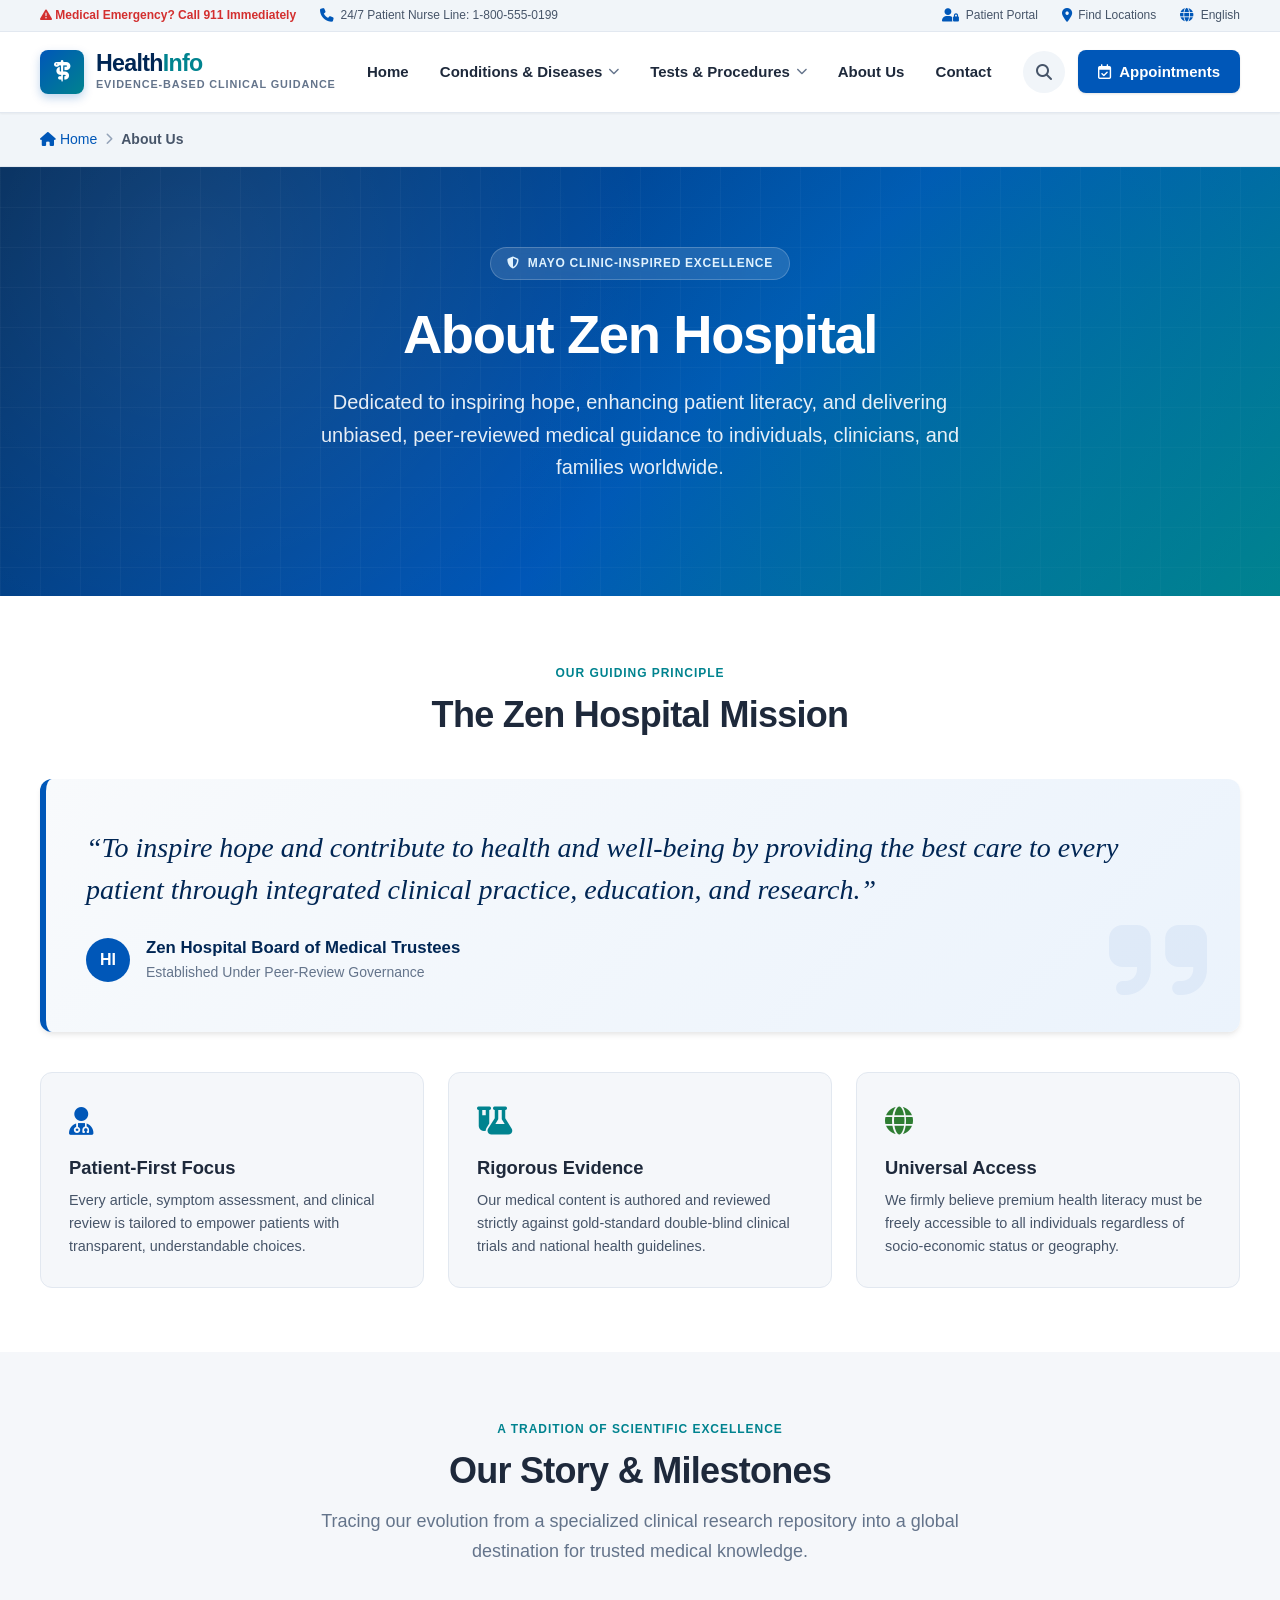
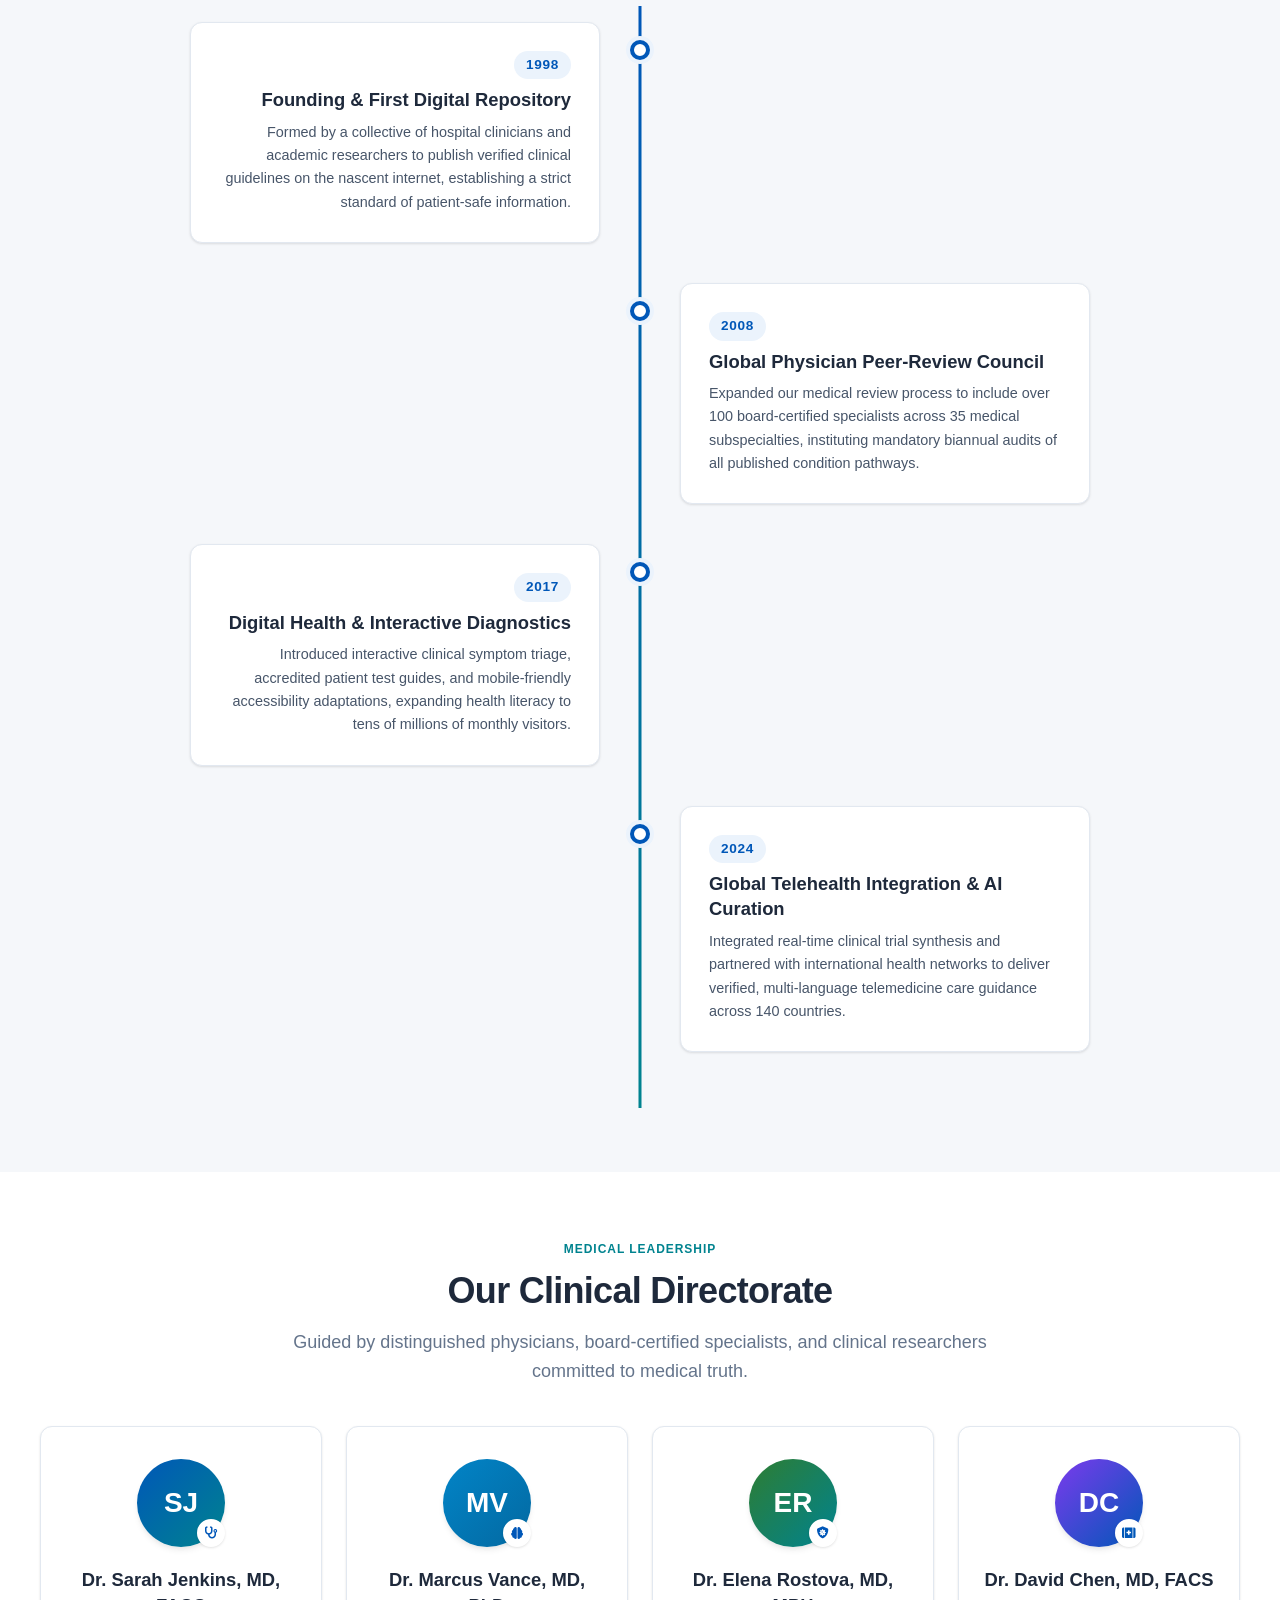
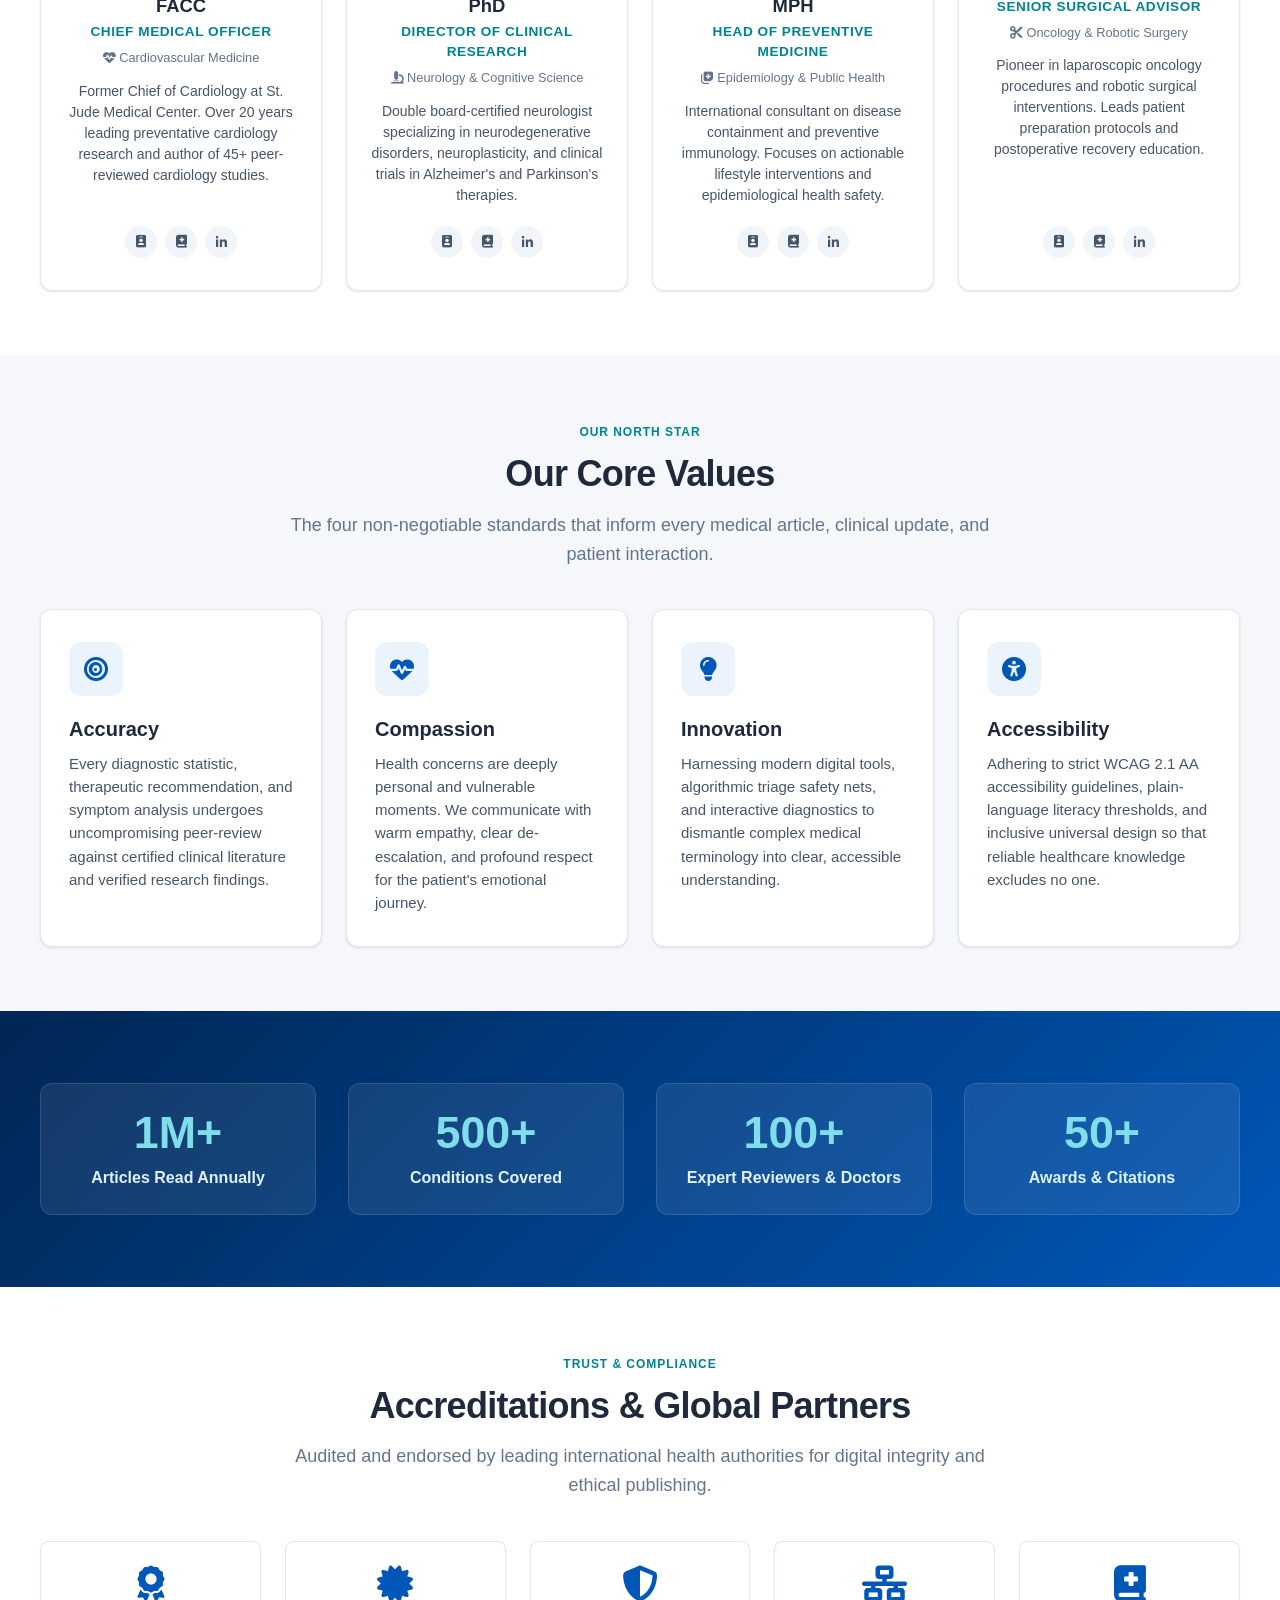
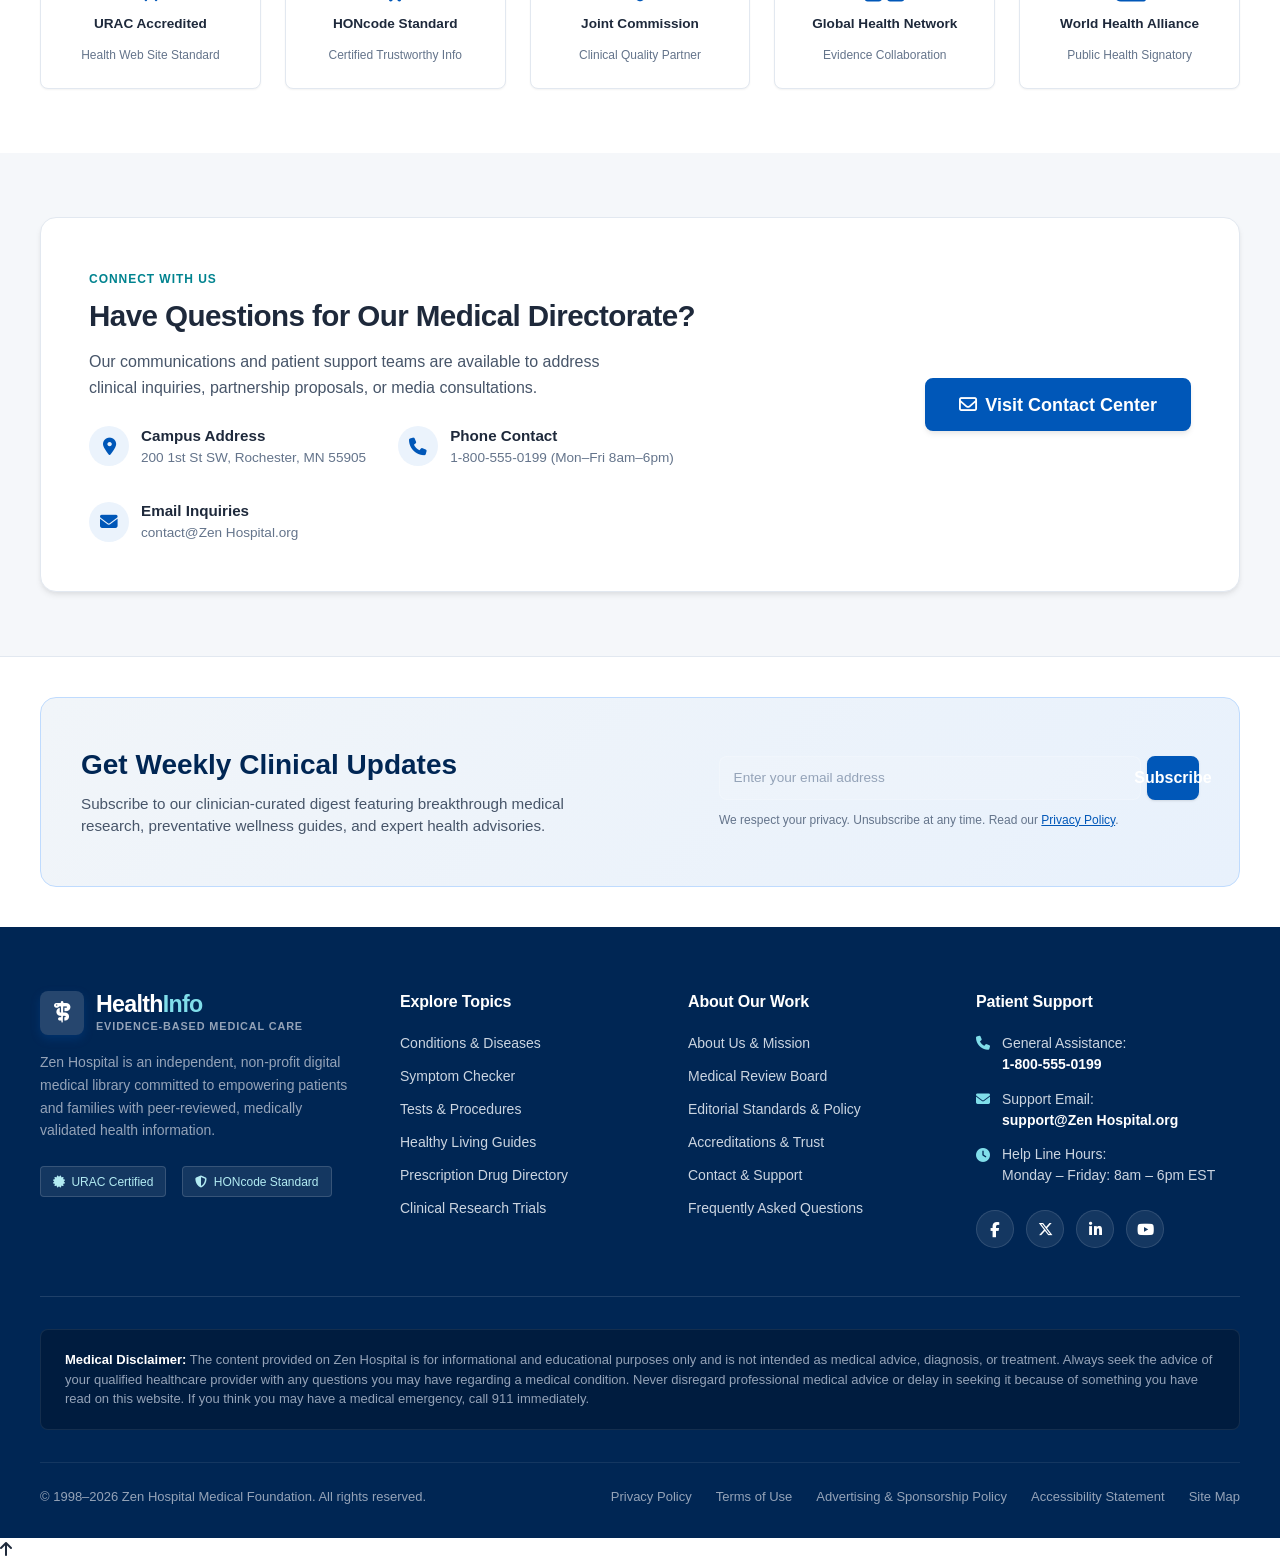
<file: about.html>
<!DOCTYPE html>
<html lang="en">
<head>
  <meta charset="UTF-8">
  <meta name="viewport" content="width=device-width, initial-scale=1.0">
  <meta name="description" content="Learn about Zen Hospital - our mission, clinical history, expert medical review board, core values, and accreditation standards. Inspiring hope and health through evidence-based medicine.">
  <meta name="theme-color" content="#0057B8">
  <title>About Zen Hospital — Trusted Evidence-Based Medical Care & Health Information</title>

  <!-- Google Fonts: Inter -->
  <link rel="preconnect" href="https://fonts.googleapis.com">
  <link rel="preconnect" href="https://fonts.gstatic.com" crossorigin>
  <link href="https://fonts.googleapis.com/css2?family=Inter:wght@300;400;500;600;700;800&display=swap" rel="stylesheet">

  <!-- Font Awesome Icons -->
  <link rel="stylesheet" href="https://cdnjs.cloudflare.com/ajax/libs/font-awesome/6.5.1/css/all.min.css">

  <!-- Main & Responsive CSS -->
  <link rel="stylesheet" href="css/style.css">
  <link rel="stylesheet" href="css/responsive.css">

  <style>
    /* Scoped Enhancements for About Us Page */
    .about-quote-card {
      background: linear-gradient(135deg, #F8FAFC 0%, #EBF3FC 100%);
      border-left: 6px solid var(--primary-blue);
      border-radius: var(--radius-lg);
      padding: 3rem 2.5rem;
      position: relative;
      box-shadow: var(--shadow-md);
      overflow: hidden;
    }
    .about-quote-icon {
      position: absolute;
      right: 2rem;
      bottom: 1rem;
      font-size: 7rem;
      color: rgba(0, 87, 184, 0.06);
      pointer-events: none;
    }
    .about-quote-text {
      font-family: var(--font-family-serif);
      font-size: clamp(1.25rem, 2.5vw, 1.75rem);
      font-style: italic;
      color: var(--primary-blue-deep);
      line-height: 1.5;
      margin-bottom: 1.5rem;
      position: relative;
      z-index: 2;
    }
    .about-quote-author {
      display: flex;
      align-items: center;
      gap: 1rem;
    }
    .author-badge {
      width: 44px;
      height: 44px;
      background-color: var(--primary-blue);
      color: var(--color-white);
      border-radius: var(--radius-full);
      display: flex;
      align-items: center;
      justify-content: center;
      font-weight: 700;
    }

    /* Timeline Section */
    .timeline {
      position: relative;
      max-width: 900px;
      margin: 2rem auto 0;
      padding: 1rem 0;
    }
    .timeline::before {
      content: '';
      position: absolute;
      top: 0;
      bottom: 0;
      left: 50%;
      width: 3px;
      background: linear-gradient(to bottom, var(--primary-blue), var(--secondary-teal));
      transform: translateX(-50%);
    }
    .timeline-item {
      position: relative;
      margin-bottom: 2.5rem;
      width: 50%;
    }
    .timeline-item:nth-child(odd) {
      left: 0;
      padding-right: 2.5rem;
      text-align: right;
    }
    .timeline-item:nth-child(even) {
      left: 50%;
      padding-left: 2.5rem;
      text-align: left;
    }
    .timeline-dot {
      position: absolute;
      top: 18px;
      width: 20px;
      height: 20px;
      background-color: var(--color-white);
      border: 4px solid var(--primary-blue);
      border-radius: var(--radius-full);
      box-shadow: 0 0 0 4px var(--primary-blue-light);
      z-index: 2;
    }
    .timeline-item:nth-child(odd) .timeline-dot {
      right: -10px;
    }
    .timeline-item:nth-child(even) .timeline-dot {
      left: -10px;
    }
    .timeline-card {
      background: var(--color-white);
      padding: 1.75rem;
      border-radius: var(--radius-lg);
      border: 1px solid var(--border-light);
      box-shadow: var(--shadow-sm);
      transition: all var(--transition-normal);
    }
    .timeline-card:hover {
      box-shadow: var(--shadow-hover);
      border-color: #CBD5E1;
      transform: translateY(-2px);
    }
    .timeline-year {
      display: inline-block;
      font-size: 0.85rem;
      font-weight: 800;
      color: var(--primary-blue);
      background-color: var(--primary-blue-light);
      padding: 0.25rem 0.75rem;
      border-radius: var(--radius-full);
      margin-bottom: 0.5rem;
      letter-spacing: 0.05em;
    }

    /* Team Cards */
    .team-grid {
      display: grid;
      grid-template-columns: repeat(4, 1fr);
      gap: 1.5rem;
    }
    .team-card {
      background: var(--color-white);
      border: 1px solid var(--border-light);
      border-radius: var(--radius-lg);
      padding: 2rem 1.5rem;
      text-align: center;
      box-shadow: var(--shadow-sm);
      transition: all var(--transition-smooth);
      display: flex;
      flex-direction: column;
      align-items: center;
    }
    .team-card:hover {
      transform: translateY(-6px);
      box-shadow: var(--shadow-hover);
      border-color: #B9D5F5;
    }
    .avatar-initials {
      width: 88px;
      height: 88px;
      border-radius: var(--radius-full);
      margin-bottom: 1.25rem;
      display: flex;
      align-items: center;
      justify-content: center;
      font-size: 1.75rem;
      font-weight: 800;
      color: var(--color-white);
      box-shadow: var(--shadow-md);
      position: relative;
    }
    .avatar-1 { background: linear-gradient(135deg, #0057B8, #00838F); }
    .avatar-2 { background: linear-gradient(135deg, #0284C7, #0369A1); }
    .avatar-3 { background: linear-gradient(135deg, #2E7D32, #00838F); }
    .avatar-4 { background: linear-gradient(135deg, #7C3AED, #0057B8); }
    .avatar-badge-icon {
      position: absolute;
      bottom: 0;
      right: 0;
      width: 28px;
      height: 28px;
      background-color: var(--color-white);
      color: var(--primary-blue);
      border-radius: var(--radius-full);
      display: flex;
      align-items: center;
      justify-content: center;
      font-size: 0.75rem;
      box-shadow: var(--shadow-sm);
      border: 2px solid var(--color-white);
    }
    .team-name {
      font-size: 1.15rem;
      font-weight: 700;
      color: var(--text-primary);
      margin-bottom: 0.25rem;
    }
    .team-title {
      font-size: 0.85rem;
      font-weight: 600;
      color: var(--secondary-teal);
      margin-bottom: 0.35rem;
      text-transform: uppercase;
      letter-spacing: 0.04em;
    }
    .team-specialty {
      font-size: 0.8rem;
      color: var(--text-muted);
      margin-bottom: 0.85rem;
    }
    .team-bio {
      font-size: 0.875rem;
      color: var(--text-secondary);
      line-height: 1.5;
      margin-bottom: 1.25rem;
      flex: 1;
    }
    .team-social {
      display: flex;
      gap: 0.5rem;
    }
    .team-social-link {
      width: 32px;
      height: 32px;
      border-radius: var(--radius-full);
      background-color: var(--color-gray-100);
      color: var(--text-secondary);
      display: flex;
      align-items: center;
      justify-content: center;
      font-size: 0.8rem;
      transition: all var(--transition-fast);
    }
    .team-social-link:hover {
      background-color: var(--primary-blue-light);
      color: var(--primary-blue);
      transform: translateY(-2px);
      text-decoration: none;
    }

    /* Values Grid */
    .values-grid {
      display: grid;
      grid-template-columns: repeat(4, 1fr);
      gap: 1.5rem;
    }
    .value-card {
      background: var(--color-white);
      border: 1px solid var(--border-light);
      border-radius: var(--radius-lg);
      padding: 2rem 1.75rem;
      box-shadow: var(--shadow-sm);
      transition: all var(--transition-smooth);
      position: relative;
      overflow: hidden;
    }
    .value-card::before {
      content: '';
      position: absolute;
      top: 0;
      left: 0;
      right: 0;
      height: 4px;
      background: var(--primary-blue);
      opacity: 0;
      transition: opacity var(--transition-fast);
    }
    .value-card:hover {
      transform: translateY(-5px);
      box-shadow: var(--shadow-hover);
      border-color: #CBD5E1;
    }
    .value-card:hover::before {
      opacity: 1;
    }
    .value-icon {
      width: 54px;
      height: 54px;
      border-radius: var(--radius-lg);
      background-color: var(--primary-blue-light);
      color: var(--primary-blue);
      display: flex;
      align-items: center;
      justify-content: center;
      font-size: 1.5rem;
      margin-bottom: 1.25rem;
      transition: all var(--transition-fast);
    }
    .value-card:hover .value-icon {
      background-color: var(--primary-blue);
      color: var(--color-white);
      transform: scale(1.05);
    }
    .value-title {
      font-size: 1.25rem;
      font-weight: 700;
      color: var(--text-primary);
      margin-bottom: 0.5rem;
    }
    .value-desc {
      font-size: 0.9375rem;
      color: var(--text-secondary);
      line-height: 1.55;
    }

    /* Statistics Counter Section */
    .stats-section {
      background: linear-gradient(135deg, var(--primary-blue-deep) 0%, var(--primary-blue) 100%);
      color: var(--color-white);
      padding: 4.5rem 0;
    }
    .stats-grid {
      display: grid;
      grid-template-columns: repeat(4, 1fr);
      gap: 2rem;
      text-align: center;
    }
    .stat-item {
      padding: 1.5rem;
      background: rgba(255, 255, 255, 0.08);
      border-radius: var(--radius-lg);
      border: 1px solid rgba(255, 255, 255, 0.12);
      backdrop-filter: blur(4px);
      transition: transform var(--transition-fast);
    }
    .stat-item:hover {
      transform: translateY(-3px);
      background: rgba(255, 255, 255, 0.12);
    }
    .stat-number {
      font-size: clamp(2.2rem, 3.5vw, 3.2rem);
      font-weight: 800;
      color: #80DEEA;
      line-height: 1.1;
      margin-bottom: 0.5rem;
    }
    .stat-label {
      font-size: 1rem;
      color: #E0F2FE;
      font-weight: 600;
    }

    /* Partners & Accreditation */
    .partners-grid {
      display: grid;
      grid-template-columns: repeat(5, 1fr);
      gap: 1.5rem;
      align-items: center;
    }
    .partner-card {
      background: var(--color-white);
      border: 1px solid var(--border-light);
      border-radius: var(--radius-md);
      padding: 1.5rem 1rem;
      text-align: center;
      box-shadow: var(--shadow-xs);
      transition: all var(--transition-fast);
      display: flex;
      flex-direction: column;
      align-items: center;
      gap: 0.75rem;
    }
    .partner-card:hover {
      border-color: var(--primary-blue);
      box-shadow: var(--shadow-sm);
      transform: translateY(-2px);
    }
    .partner-icon {
      font-size: 2.25rem;
      color: var(--primary-blue);
    }
    .partner-name {
      font-size: 0.85rem;
      font-weight: 700;
      color: var(--text-primary);
    }
    .partner-badge-text {
      font-size: 0.75rem;
      color: var(--text-muted);
    }

    /* Contact Banner */
    .about-contact-card {
      background: var(--color-white);
      border: 1px solid var(--border-light);
      border-radius: var(--radius-xl);
      padding: 3rem;
      box-shadow: var(--shadow-md);
      display: flex;
      align-items: center;
      justify-content: space-between;
      gap: 3rem;
    }
    .about-contact-details {
      display: flex;
      gap: 2rem;
      flex-wrap: wrap;
    }
    .about-contact-item {
      display: flex;
      align-items: center;
      gap: 0.75rem;
      font-size: 0.95rem;
    }
    .about-contact-item i {
      width: 40px;
      height: 40px;
      border-radius: var(--radius-full);
      background-color: var(--primary-blue-light);
      color: var(--primary-blue);
      display: flex;
      align-items: center;
      justify-content: center;
      font-size: 1.1rem;
    }

    /* Responsive adjustments for about page */
    @media (max-width: 1023px) {
      .team-grid { grid-template-columns: repeat(2, 1fr); }
      .values-grid { grid-template-columns: repeat(2, 1fr); }
      .partners-grid { grid-template-columns: repeat(3, 1fr); }
      .stats-grid { grid-template-columns: repeat(2, 1fr); }
      .timeline::before { left: 20px; }
      .timeline-item { width: 100%; left: 0 !important; padding-left: 50px !important; padding-right: 0 !important; text-align: left !important; }
      .timeline-dot { left: 10px !important; right: auto !important; }
      .about-contact-card { flex-direction: column; text-align: center; }
      .about-contact-details { justify-content: center; }
    }
    @media (max-width: 767px) {
      .team-grid { grid-template-columns: 1fr; }
      .values-grid { grid-template-columns: 1fr; }
      .partners-grid { grid-template-columns: repeat(2, 1fr); }
      .stats-grid { grid-template-columns: 1fr; }
      .about-quote-card { padding: 2rem 1.5rem; }
    }
  </style>
</head>
<body>
  <!-- Accessibility Skip Link -->
  <a href="#main-content" class="skip-link">Skip to main content</a>

  <!-- Top Emergency / Utility Bar -->
  <aside class="top-utility-bar" aria-label="Utility navigation and emergency hotline">
    <div class="container top-utility-inner">
      <div class="top-utility-left">
        <span class="emergency-notice"><i class="fa-solid fa-triangle-exclamation" aria-hidden="true"></i> Medical Emergency? Call <strong>911</strong> Immediately</span>
        <a href="tel:18005550199" class="top-utility-link"><i class="fa-solid fa-phone" aria-hidden="true"></i> 24/7 Patient Nurse Line: 1-800-555-0199</a>
      </div>
      <div class="top-utility-right">
        <a href="#patient-portal" class="top-utility-link"><i class="fa-solid fa-user-lock" aria-hidden="true"></i> Patient Portal</a>
        <a href="contact.html" class="top-utility-link"><i class="fa-solid fa-location-dot" aria-hidden="true"></i> Find Locations</a>
        <span class="top-utility-link"><i class="fa-solid fa-globe" aria-hidden="true"></i> English</span>
      </div>
    </div>
  </aside>

  <!-- Main Sticky Header -->
  <header class="main-header site-header" id="siteHeader">
    <div class="container header-container">
      <!-- Brand Logo -->
      <a href="index.html" class="site-logo" aria-label="Zen Hospital Home">
        <div class="logo-icon-wrap">
          <i class="fa-solid fa-staff-snake" aria-hidden="true"></i>
        </div>
        <div class="logo-text-group">
          <span class="logo-brand">Health<span>Info</span></span>
          <span class="logo-tagline">Evidence-Based Clinical Guidance</span>
        </div>
      </a>

      <!-- Main Navigation -->
      <nav class="main-nav" id="mainNav" aria-label="Primary Navigation">
        <ul class="nav-list">
          <li class="nav-item">
            <a href="index.html" class="nav-link">Home</a>
          </li>

          <!-- Mega Menu 1: Conditions & Diseases -->
          <li class="nav-item has-mega-menu">
            <a href="#conditions" class="nav-link" aria-expanded="false" aria-haspopup="true">
              Conditions &amp; Diseases <i class="fa-solid fa-chevron-down" aria-hidden="true"></i>
            </a>
            <div class="mega-menu" role="region" aria-label="Conditions & Diseases Submenu">
              <div class="mega-menu-grid">
                <div class="mega-menu-column">
                  <h4>Common Specialties</h4>
                  <ul class="mega-menu-list">
                    <li><a href="#cardiology"><i class="fa-solid fa-heart-pulse"></i> Cardiology &amp; Vascular</a></li>
                    <li><a href="#oncology"><i class="fa-solid fa-dna"></i> Oncology &amp; Cancer Care</a></li>
                    <li><a href="#neurology"><i class="fa-solid fa-brain"></i> Neurology &amp; Brain Health</a></li>
                    <li><a href="#endocrinology"><i class="fa-solid fa-droplet"></i> Diabetes &amp; Endocrine</a></li>
                    <li><a href="#pulmonology"><i class="fa-solid fa-lungs"></i> Pulmonary &amp; Respiratory</a></li>
                  </ul>
                </div>
                <div class="mega-menu-column">
                  <h4>Clinical Programs</h4>
                  <ul class="mega-menu-list">
                    <li><a href="#pediatrics"><i class="fa-solid fa-baby"></i> Pediatrics &amp; Adolescent Care</a></li>
                    <li><a href="#orthopedics"><i class="fa-solid fa-bone"></i> Orthopedics &amp; Sports Rehab</a></li>
                    <li><a href="#digestive"><i class="fa-solid fa-utensils"></i> Gastroenterology &amp; GI Health</a></li>
                    <li><a href="#mental"><i class="fa-solid fa-head-side-virus"></i> Psychiatry &amp; Mental Health</a></li>
                    <li><a href="#surgery"><i class="fa-solid fa-stethoscope"></i> Minimally Invasive Surgery</a></li>
                  </ul>
                </div>
                <div class="mega-menu-column">
                  <div class="mega-menu-featured">
                    <span class="badge badge-teal mb-2">Featured Guide</span>
                    <h5>Evidence-Based Symptom Checker</h5>
                    <p>Evaluate your symptoms through clinically-validated algorithmic triage.</p>
                    <a href="#symptom-checker" class="btn btn-sm btn-primary">Start Evaluation</a>
                  </div>
                </div>
              </div>
            </div>
          </li>

          <!-- Mega Menu 2: Symptoms & Procedures -->
          <li class="nav-item has-mega-menu">
            <a href="#procedures" class="nav-link" aria-expanded="false" aria-haspopup="true">
              Tests &amp; Procedures <i class="fa-solid fa-chevron-down" aria-hidden="true"></i>
            </a>
            <div class="mega-menu" role="region" aria-label="Tests & Procedures Submenu">
              <div class="mega-menu-grid">
                <div class="mega-menu-column">
                  <h4>Diagnostic Imaging</h4>
                  <ul class="mega-menu-list">
                    <li><a href="#mri"><i class="fa-solid fa-circle-dot"></i> MRI &amp; CT Scans</a></li>
                    <li><a href="#ultrasound"><i class="fa-solid fa-wave-square"></i> Ultrasound &amp; Doppler</a></li>
                    <li><a href="#xray"><i class="fa-solid fa-x-ray"></i> Digital X-Ray Imaging</a></li>
                    <li><a href="#pet"><i class="fa-solid fa-atom"></i> PET-CT Oncology Scans</a></li>
                  </ul>
                </div>
                <div class="mega-menu-column">
                  <h4>Laboratory &amp; Biopsies</h4>
                  <ul class="mega-menu-list">
                    <li><a href="#blood"><i class="fa-solid fa-vial"></i> Comprehensive Blood Panels</a></li>
                    <li><a href="#genetic"><i class="fa-solid fa-dna"></i> Genomic Risk Screening</a></li>
                    <li><a href="#cardiac"><i class="fa-solid fa-heart-pulse"></i> Stress Tests &amp; Echo</a></li>
                    <li><a href="#endoscopy"><i class="fa-solid fa-magnifying-glass-plus"></i> Endoscopy &amp; Colonoscopy</a></li>
                  </ul>
                </div>
                <div class="mega-menu-column">
                  <div class="mega-menu-featured">
                    <span class="badge badge-blue mb-2">Patient Resource</span>
                    <h5>Preparing for Your Procedure</h5>
                    <p>Pre-operative checklists, fasting requirements, and recovery guides.</p>
                    <a href="#prep-guide" class="btn btn-sm btn-outline">Read Patient Guides</a>
                  </div>
                </div>
              </div>
            </div>
          </li>

          <li class="nav-item">
            <a href="about.html" class="nav-link active" aria-current="page">About Us</a>
          </li>

          <li class="nav-item">
            <a href="contact.html" class="nav-link">Contact</a>
          </li>
        </ul>
      </nav>

      <!-- Header Actions -->
      <div class="header-actions">
        <!-- Search Trigger Button -->
        <button class="header-search-toggle" id="searchToggle" aria-label="Open clinical search bar" title="Search medical articles">
          <i class="fa-solid fa-magnifying-glass" aria-hidden="true"></i>
        </button>

        <!-- Request Appointment CTA -->
        <a href="contact.html#contact-form" class="btn-appointment" role="button">
          <i class="fa-regular fa-calendar-check" aria-hidden="true"></i>
          <span>Appointments</span>
        </a>

        <!-- Mobile Hamburger Toggle -->
        <button class="mobile-menu-toggle" id="mobileMenuToggle" aria-label="Toggle navigation menu" aria-expanded="false" aria-controls="mainNav">
          <i class="fa-solid fa-bars" aria-hidden="true"></i>
        </button>
      </div>
    </div>

    <!-- Expandable Search Bar Drawer -->
    <div class="header-search-bar-drawer" id="searchDrawer" aria-hidden="true">
      <div class="container">
        <form class="header-search-form" id="headerSearchForm" role="search">
          <div class="header-search-input-wrap">
            <i class="fa-solid fa-magnifying-glass" aria-hidden="true"></i>
            <input type="search" class="header-search-input" id="headerSearchInput" placeholder="Search diseases, conditions, symptoms, clinical procedures..." aria-label="Search Zen Hospital">
          </div>
          <button type="submit" class="btn btn-primary">Search</button>
          <button type="button" class="btn btn-outline search-close" id="searchClose" aria-label="Close search bar">
            <i class="fa-solid fa-xmark" aria-hidden="true"></i>
          </button>
        </form>
      </div>
    </div>
  </header>

  <!-- Mobile Backdrop Overlay -->
  <div class="nav-backdrop" id="navBackdrop" aria-hidden="true"></div>

  <!-- Breadcrumb Navigation -->
  <nav class="breadcrumb-nav" aria-label="Breadcrumb navigation">
    <div class="container">
      <ol class="breadcrumb-list">
        <li class="breadcrumb-item">
          <a href="index.html"><i class="fa-solid fa-house" aria-hidden="true"></i> Home</a>
        </li>
        <li class="breadcrumb-separator" aria-hidden="true">
          <i class="fa-solid fa-chevron-right"></i>
        </li>
        <li class="breadcrumb-item active" aria-current="page">About Us</li>
      </ol>
    </div>
  </nav>

  <!-- Main Page Content -->
  <main id="main-content">
    
    <!-- Hero Section -->
    <section class="hero-section text-center" aria-labelledby="aboutHeroTitle">
      <div class="container">
        <div class="hero-content">
          <div class="hero-trust-badge">
            <i class="fa-solid fa-shield-halved" aria-hidden="true"></i> Mayo Clinic-Inspired Excellence
          </div>
          <h1 class="hero-title" id="aboutHeroTitle">About Zen Hospital</h1>
          <p class="hero-subtitle">
            Dedicated to inspiring hope, enhancing patient literacy, and delivering unbiased, peer-reviewed medical guidance to individuals, clinicians, and families worldwide.
          </p>
        </div>
      </div>
    </section>

    <!-- Mission Statement Section (Large Quote Styling) -->
    <section class="section-padding bg-white" aria-labelledby="missionHeading">
      <div class="container">
        <div class="section-header text-center">
          <span class="section-eyebrow">Our Guiding Principle</span>
          <h2 class="section-title" id="missionHeading">The Zen Hospital Mission</h2>
        </div>

        <div class="about-quote-card">
          <i class="fa-solid fa-quote-right about-quote-icon" aria-hidden="true"></i>
          <blockquote class="about-quote-text">
            “To inspire hope and contribute to health and well-being by providing the best care to every patient through integrated clinical practice, education, and research.”
          </blockquote>
          <div class="about-quote-author">
            <div class="author-badge">HI</div>
            <div>
              <strong style="color: var(--primary-blue-deep); display: block; font-size: 1.05rem;">Zen Hospital Board of Medical Trustees</strong>
              <span style="color: var(--text-muted); font-size: 0.875rem;">Established Under Peer-Review Governance</span>
            </div>
          </div>
        </div>

        <!-- 3 Mission Pillars -->
        <div style="display: grid; grid-template-columns: repeat(auto-fit, minmax(280px, 1fr)); gap: 1.5rem; margin-top: 2.5rem;">
          <div style="background: var(--bg-subtle); padding: 1.75rem; border-radius: var(--radius-lg); border: 1px solid var(--border-light);">
            <div style="color: var(--primary-blue); font-size: 1.75rem; margin-bottom: 0.75rem;"><i class="fa-solid fa-user-doctor"></i></div>
            <h3 style="font-size: 1.15rem; margin-bottom: 0.5rem;">Patient-First Focus</h3>
            <p style="margin: 0; font-size: 0.9rem;">Every article, symptom assessment, and clinical review is tailored to empower patients with transparent, understandable choices.</p>
          </div>
          <div style="background: var(--bg-subtle); padding: 1.75rem; border-radius: var(--radius-lg); border: 1px solid var(--border-light);">
            <div style="color: var(--secondary-teal); font-size: 1.75rem; margin-bottom: 0.75rem;"><i class="fa-solid fa-flask-vial"></i></div>
            <h3 style="font-size: 1.15rem; margin-bottom: 0.5rem;">Rigorous Evidence</h3>
            <p style="margin: 0; font-size: 0.9rem;">Our medical content is authored and reviewed strictly against gold-standard double-blind clinical trials and national health guidelines.</p>
          </div>
          <div style="background: var(--bg-subtle); padding: 1.75rem; border-radius: var(--radius-lg); border: 1px solid var(--border-light);">
            <div style="color: var(--accent-green); font-size: 1.75rem; margin-bottom: 0.75rem;"><i class="fa-solid fa-globe"></i></div>
            <h3 style="font-size: 1.15rem; margin-bottom: 0.5rem;">Universal Access</h3>
            <p style="margin: 0; font-size: 0.9rem;">We firmly believe premium health literacy must be freely accessible to all individuals regardless of socio-economic status or geography.</p>
          </div>
        </div>
      </div>
    </section>

    <!-- Our Story Section (History Timeline) -->
    <section class="section-padding bg-light" aria-labelledby="storyHeading">
      <div class="container">
        <div class="section-header text-center">
          <span class="section-eyebrow">A Tradition of Scientific Excellence</span>
          <h2 class="section-title" id="storyHeading">Our Story &amp; Milestones</h2>
          <p class="section-subtitle">Tracing our evolution from a specialized clinical research repository into a global destination for trusted medical knowledge.</p>
        </div>

        <div class="timeline" role="region" aria-label="Zen Hospital Organizational Timeline">
          <!-- Milestone 1 -->
          <div class="timeline-item">
            <div class="timeline-dot" aria-hidden="true"></div>
            <div class="timeline-card">
              <span class="timeline-year">1998</span>
              <h3 style="font-size: 1.15rem; margin-bottom: 0.5rem;">Founding &amp; First Digital Repository</h3>
              <p style="font-size: 0.9rem; margin: 0;">Formed by a collective of hospital clinicians and academic researchers to publish verified clinical guidelines on the nascent internet, establishing a strict standard of patient-safe information.</p>
            </div>
          </div>

          <!-- Milestone 2 -->
          <div class="timeline-item">
            <div class="timeline-dot" aria-hidden="true"></div>
            <div class="timeline-card">
              <span class="timeline-year">2008</span>
              <h3 style="font-size: 1.15rem; margin-bottom: 0.5rem;">Global Physician Peer-Review Council</h3>
              <p style="font-size: 0.9rem; margin: 0;">Expanded our medical review process to include over 100 board-certified specialists across 35 medical subspecialties, instituting mandatory biannual audits of all published condition pathways.</p>
            </div>
          </div>

          <!-- Milestone 3 -->
          <div class="timeline-item">
            <div class="timeline-dot" aria-hidden="true"></div>
            <div class="timeline-card">
              <span class="timeline-year">2017</span>
              <h3 style="font-size: 1.15rem; margin-bottom: 0.5rem;">Digital Health &amp; Interactive Diagnostics</h3>
              <p style="font-size: 0.9rem; margin: 0;">Introduced interactive clinical symptom triage, accredited patient test guides, and mobile-friendly accessibility adaptations, expanding health literacy to tens of millions of monthly visitors.</p>
            </div>
          </div>

          <!-- Milestone 4 -->
          <div class="timeline-item">
            <div class="timeline-dot" aria-hidden="true"></div>
            <div class="timeline-card">
              <span class="timeline-year">2024</span>
              <h3 style="font-size: 1.15rem; margin-bottom: 0.5rem;">Global Telehealth Integration &amp; AI Curation</h3>
              <p style="font-size: 0.9rem; margin: 0;">Integrated real-time clinical trial synthesis and partnered with international health networks to deliver verified, multi-language telemedicine care guidance across 140 countries.</p>
            </div>
          </div>
        </div>
      </div>
    </section>

    <!-- Our Team Section (4 Team Member Cards) -->
    <section class="section-padding bg-white" aria-labelledby="teamHeading">
      <div class="container">
        <div class="section-header text-center">
          <span class="section-eyebrow">Medical Leadership</span>
          <h2 class="section-title" id="teamHeading">Our Clinical Directorate</h2>
          <p class="section-subtitle">Guided by distinguished physicians, board-certified specialists, and clinical researchers committed to medical truth.</p>
        </div>

        <div class="team-grid">
          <!-- Member 1 -->
          <article class="team-card">
            <div class="avatar-initials avatar-1" aria-label="Initials avatar for Dr. Sarah Jenkins">
              SJ
              <span class="avatar-badge-icon" title="Board Certified Medical Doctor"><i class="fa-solid fa-stethoscope"></i></span>
            </div>
            <h3 class="team-name">Dr. Sarah Jenkins, MD, FACC</h3>
            <span class="team-title">Chief Medical Officer</span>
            <span class="team-specialty"><i class="fa-solid fa-heart-pulse"></i> Cardiovascular Medicine</span>
            <p class="team-bio">Former Chief of Cardiology at St. Jude Medical Center. Over 20 years leading preventative cardiology research and author of 45+ peer-reviewed cardiology studies.</p>
            <div class="team-social">
              <a href="#sarah-jenkins" class="team-social-link" aria-label="Dr. Sarah Jenkins medical profile"><i class="fa-solid fa-id-badge"></i></a>
              <a href="#sarah-jenkins-publications" class="team-social-link" aria-label="Dr. Sarah Jenkins publications"><i class="fa-solid fa-book-medical"></i></a>
              <a href="#sarah-jenkins-linkedin" class="team-social-link" aria-label="Dr. Sarah Jenkins LinkedIn"><i class="fa-brands fa-linkedin-in"></i></a>
            </div>
          </article>

          <!-- Member 2 -->
          <article class="team-card">
            <div class="avatar-initials avatar-2" aria-label="Initials avatar for Dr. Marcus Vance">
              MV
              <span class="avatar-badge-icon" title="Board Certified Neurologist"><i class="fa-solid fa-brain"></i></span>
            </div>
            <h3 class="team-name">Dr. Marcus Vance, MD, PhD</h3>
            <span class="team-title">Director of Clinical Research</span>
            <span class="team-specialty"><i class="fa-solid fa-microscope"></i> Neurology &amp; Cognitive Science</span>
            <p class="team-bio">Double board-certified neurologist specializing in neurodegenerative disorders, neuroplasticity, and clinical trials in Alzheimer's and Parkinson's therapies.</p>
            <div class="team-social">
              <a href="#marcus-vance" class="team-social-link" aria-label="Dr. Marcus Vance medical profile"><i class="fa-solid fa-id-badge"></i></a>
              <a href="#marcus-vance-publications" class="team-social-link" aria-label="Dr. Marcus Vance publications"><i class="fa-solid fa-book-medical"></i></a>
              <a href="#marcus-vance-linkedin" class="team-social-link" aria-label="Dr. Marcus Vance LinkedIn"><i class="fa-brands fa-linkedin-in"></i></a>
            </div>
          </article>

          <!-- Member 3 -->
          <article class="team-card">
            <div class="avatar-initials avatar-3" aria-label="Initials avatar for Dr. Elena Rostova">
              ER
              <span class="avatar-badge-icon" title="Public Health Leader"><i class="fa-solid fa-shield-virus"></i></span>
            </div>
            <h3 class="team-name">Dr. Elena Rostova, MD, MPH</h3>
            <span class="team-title">Head of Preventive Medicine</span>
            <span class="team-specialty"><i class="fa-solid fa-notes-medical"></i> Epidemiology &amp; Public Health</span>
            <p class="team-bio">International consultant on disease containment and preventive immunology. Focuses on actionable lifestyle interventions and epidemiological health safety.</p>
            <div class="team-social">
              <a href="#elena-rostova" class="team-social-link" aria-label="Dr. Elena Rostova medical profile"><i class="fa-solid fa-id-badge"></i></a>
              <a href="#elena-rostova-publications" class="team-social-link" aria-label="Dr. Elena Rostova publications"><i class="fa-solid fa-book-medical"></i></a>
              <a href="#elena-rostova-linkedin" class="team-social-link" aria-label="Dr. Elena Rostova LinkedIn"><i class="fa-brands fa-linkedin-in"></i></a>
            </div>
          </article>

          <!-- Member 4 -->
          <article class="team-card">
            <div class="avatar-initials avatar-4" aria-label="Initials avatar for Dr. David Chen">
              DC
              <span class="avatar-badge-icon" title="Fellow American College of Surgeons"><i class="fa-solid fa-kit-medical"></i></span>
            </div>
            <h3 class="team-name">Dr. David Chen, MD, FACS</h3>
            <span class="team-title">Senior Surgical Advisor</span>
            <span class="team-specialty"><i class="fa-solid fa-scissors"></i> Oncology &amp; Robotic Surgery</span>
            <p class="team-bio">Pioneer in laparoscopic oncology procedures and robotic surgical interventions. Leads patient preparation protocols and postoperative recovery education.</p>
            <div class="team-social">
              <a href="#david-chen" class="team-social-link" aria-label="Dr. David Chen medical profile"><i class="fa-solid fa-id-badge"></i></a>
              <a href="#david-chen-publications" class="team-social-link" aria-label="Dr. David Chen publications"><i class="fa-solid fa-book-medical"></i></a>
              <a href="#david-chen-linkedin" class="team-social-link" aria-label="Dr. David Chen LinkedIn"><i class="fa-brands fa-linkedin-in"></i></a>
            </div>
          </article>
        </div>
      </div>
    </section>

    <!-- Core Values Section (4 Value Cards) -->
    <section class="section-padding bg-light" aria-labelledby="valuesHeading">
      <div class="container">
        <div class="section-header text-center">
          <span class="section-eyebrow">Our North Star</span>
          <h2 class="section-title" id="valuesHeading">Our Core Values</h2>
          <p class="section-subtitle">The four non-negotiable standards that inform every medical article, clinical update, and patient interaction.</p>
        </div>

        <div class="values-grid">
          <!-- Value 1: Accuracy -->
          <article class="value-card">
            <div class="value-icon">
              <i class="fa-solid fa-bullseye" aria-hidden="true"></i>
            </div>
            <h3 class="value-title">Accuracy</h3>
            <p class="value-desc">
              Every diagnostic statistic, therapeutic recommendation, and symptom analysis undergoes uncompromising peer-review against certified clinical literature and verified research findings.
            </p>
          </article>

          <!-- Value 2: Compassion -->
          <article class="value-card">
            <div class="value-icon">
              <i class="fa-solid fa-heart-pulse" aria-hidden="true"></i>
            </div>
            <h3 class="value-title">Compassion</h3>
            <p class="value-desc">
              Health concerns are deeply personal and vulnerable moments. We communicate with warm empathy, clear de-escalation, and profound respect for the patient's emotional journey.
            </p>
          </article>

          <!-- Value 3: Innovation -->
          <article class="value-card">
            <div class="value-icon">
              <i class="fa-solid fa-lightbulb" aria-hidden="true"></i>
            </div>
            <h3 class="value-title">Innovation</h3>
            <p class="value-desc">
              Harnessing modern digital tools, algorithmic triage safety nets, and interactive diagnostics to dismantle complex medical terminology into clear, accessible understanding.
            </p>
          </article>

          <!-- Value 4: Accessibility -->
          <article class="value-card">
            <div class="value-icon">
              <i class="fa-solid fa-universal-access" aria-hidden="true"></i>
            </div>
            <h3 class="value-title">Accessibility</h3>
            <p class="value-desc">
              Adhering to strict WCAG 2.1 AA accessibility guidelines, plain-language literacy thresholds, and inclusive universal design so that reliable healthcare knowledge excludes no one.
            </p>
          </article>
        </div>
      </div>
    </section>

    <!-- Statistics Section (4 Stat Counters) -->
    <section class="stats-section" aria-labelledby="statsHeading">
      <div class="container">
        <h2 class="sr-only" id="statsHeading">Zen Hospital Impact and Statistics</h2>
        <div class="stats-grid">
          <div class="stat-item">
            <div class="stat-number">1M+</div>
            <div class="stat-label">Articles Read Annually</div>
          </div>
          <div class="stat-item">
            <div class="stat-number">500+</div>
            <div class="stat-label">Conditions Covered</div>
          </div>
          <div class="stat-item">
            <div class="stat-number">100+</div>
            <div class="stat-label">Expert Reviewers &amp; Doctors</div>
          </div>
          <div class="stat-item">
            <div class="stat-number">50+</div>
            <div class="stat-label">Awards &amp; Citations</div>
          </div>
        </div>
      </div>
    </section>

    <!-- Partners / Accreditation Section -->
    <section class="section-padding bg-white" aria-labelledby="accreditationHeading">
      <div class="container">
        <div class="section-header text-center">
          <span class="section-eyebrow">Trust &amp; Compliance</span>
          <h2 class="section-title" id="accreditationHeading">Accreditations &amp; Global Partners</h2>
          <p class="section-subtitle">Audited and endorsed by leading international health authorities for digital integrity and ethical publishing.</p>
        </div>

        <div class="partners-grid">
          <div class="partner-card">
            <i class="fa-solid fa-award partner-icon" aria-hidden="true"></i>
            <span class="partner-name">URAC Accredited</span>
            <span class="partner-badge-text">Health Web Site Standard</span>
          </div>
          <div class="partner-card">
            <i class="fa-solid fa-certificate partner-icon" aria-hidden="true"></i>
            <span class="partner-name">HONcode Standard</span>
            <span class="partner-badge-text">Certified Trustworthy Info</span>
          </div>
          <div class="partner-card">
            <i class="fa-solid fa-shield-halved partner-icon" aria-hidden="true"></i>
            <span class="partner-name">Joint Commission</span>
            <span class="partner-badge-text">Clinical Quality Partner</span>
          </div>
          <div class="partner-card">
            <i class="fa-solid fa-network-wired partner-icon" aria-hidden="true"></i>
            <span class="partner-name">Global Health Network</span>
            <span class="partner-badge-text">Evidence Collaboration</span>
          </div>
          <div class="partner-card">
            <i class="fa-solid fa-book-medical partner-icon" aria-hidden="true"></i>
            <span class="partner-name">World Health Alliance</span>
            <span class="partner-badge-text">Public Health Signatory</span>
          </div>
        </div>
      </div>
    </section>

    <!-- Contact & Inquiries Section -->
    <section class="section-padding bg-light" aria-labelledby="aboutContactHeading">
      <div class="container">
        <div class="about-contact-card">
          <div>
            <span class="section-eyebrow">Connect With Us</span>
            <h2 class="section-title" id="aboutContactHeading" style="font-size: 1.85rem; margin-bottom: 0.75rem;">Have Questions for Our Medical Directorate?</h2>
            <p style="margin-bottom: 1.5rem; max-width: 550px;">
              Our communications and patient support teams are available to address clinical inquiries, partnership proposals, or media consultations.
            </p>
            <div class="about-contact-details">
              <div class="about-contact-item">
                <i class="fa-solid fa-location-dot" aria-hidden="true"></i>
                <div>
                  <strong>Campus Address</strong>
                  <div style="color: var(--text-muted); font-size: 0.85rem;">200 1st St SW, Rochester, MN 55905</div>
                </div>
              </div>
              <div class="about-contact-item">
                <i class="fa-solid fa-phone" aria-hidden="true"></i>
                <div>
                  <strong>Phone Contact</strong>
                  <div style="color: var(--text-muted); font-size: 0.85rem;">1-800-555-0199 (Mon–Fri 8am–6pm)</div>
                </div>
              </div>
              <div class="about-contact-item">
                <i class="fa-solid fa-envelope" aria-hidden="true"></i>
                <div>
                  <strong>Email Inquiries</strong>
                  <div style="color: var(--text-muted); font-size: 0.85rem;">contact@Zen Hospital.org</div>
                </div>
              </div>
            </div>
          </div>
          <div>
            <a href="contact.html" class="btn btn-primary btn-lg" style="box-shadow: var(--shadow-md);">
              <i class="fa-regular fa-envelope" aria-hidden="true"></i>
              <span>Visit Contact Center</span>
            </a>
          </div>
        </div>
      </div>
    </section>

    <!-- Newsletter Signup Section -->
    <section class="section-padding-sm newsletter-section" aria-labelledby="aboutNewsletterTitle">
      <div class="container">
        <div class="newsletter-card">
          <div class="newsletter-text">
            <h3 id="aboutNewsletterTitle">Get Weekly Clinical Updates</h3>
            <p>Subscribe to our clinician-curated digest featuring breakthrough medical research, preventative wellness guides, and expert health advisories.</p>
          </div>
          <div class="newsletter-form-wrap">
            <form class="newsletter-form" id="newsletterForm" novalidate>
              <input type="email" class="newsletter-input" placeholder="Enter your email address" aria-label="Email address for health newsletter" required>
              <button type="submit" class="btn btn-primary">Subscribe</button>
            </form>
            <div class="newsletter-privacy-note">
              We respect your privacy. Unsubscribe at any time. Read our <a href="#privacy">Privacy Policy</a>.
            </div>
          </div>
        </div>
      </div>
    </section>
  </main>

  <!-- Site Footer -->
  <footer class="site-footer" role="contentinfo">
    <div class="container">
      <div class="footer-top-grid">
        <!-- Col 1: About -->
        <div class="footer-column">
          <div class="site-logo" style="margin-bottom: 1rem;">
            <div class="logo-icon-wrap" style="background: rgba(255, 255, 255, 0.15);">
              <i class="fa-solid fa-staff-snake" aria-hidden="true"></i>
            </div>
            <div class="logo-text-group">
              <span class="logo-brand" style="color: var(--color-white);">Health<span style="color: #80DEEA;">Info</span></span>
              <span class="logo-tagline" style="color: var(--color-gray-400);">Evidence-Based Medical Care</span>
            </div>
          </div>
          <p class="footer-about-text">
            Zen Hospital is an independent, non-profit digital medical library committed to empowering patients and families with peer-reviewed, medically validated health information.
          </p>
          <div class="footer-certifications">
            <span class="cert-badge"><i class="fa-solid fa-certificate"></i> URAC Certified</span>
            <span class="cert-badge"><i class="fa-solid fa-shield-halved"></i> HONcode Standard</span>
          </div>
        </div>

        <!-- Col 2: Quick Links -->
        <div class="footer-column">
          <h4>Explore Topics</h4>
          <ul class="footer-links-list">
            <li><a href="#conditions">Conditions &amp; Diseases</a></li>
            <li><a href="#symptoms">Symptom Checker</a></li>
            <li><a href="#procedures">Tests &amp; Procedures</a></li>
            <li><a href="#lifestyle">Healthy Living Guides</a></li>
            <li><a href="#drugs">Prescription Drug Directory</a></li>
            <li><a href="#clinical-trials">Clinical Research Trials</a></li>
          </ul>
        </div>

        <!-- Col 3: About Zen Hospital -->
        <div class="footer-column">
          <h4>About Our Work</h4>
          <ul class="footer-links-list">
            <li><a href="about.html">About Us &amp; Mission</a></li>
            <li><a href="about.html#team">Medical Review Board</a></li>
            <li><a href="about.html#values">Editorial Standards &amp; Policy</a></li>
            <li><a href="about.html#accreditations">Accreditations &amp; Trust</a></li>
            <li><a href="contact.html">Contact &amp; Support</a></li>
            <li><a href="contact.html#faq">Frequently Asked Questions</a></li>
          </ul>
        </div>

        <!-- Col 4: Contact & Social -->
        <div class="footer-column">
          <h4>Patient Support</h4>
          <div class="footer-contact-info">
            <div class="footer-contact-item">
              <i class="fa-solid fa-phone" aria-hidden="true"></i>
              <div>
                <div>General Assistance:</div>
                <a href="tel:18005550199">1-800-555-0199</a>
              </div>
            </div>
            <div class="footer-contact-item">
              <i class="fa-solid fa-envelope" aria-hidden="true"></i>
              <div>
                <div>Support Email:</div>
                <a href="mailto:support@Zen Hospital.org">support@Zen Hospital.org</a>
              </div>
            </div>
            <div class="footer-contact-item">
              <i class="fa-solid fa-clock" aria-hidden="true"></i>
              <div>
                <div>Help Line Hours:</div>
                <span>Monday – Friday: 8am – 6pm EST</span>
              </div>
            </div>
          </div>

          <div class="footer-social-links">
            <a href="#facebook" class="footer-social-btn" aria-label="Follow Zen Hospital on Facebook"><i class="fa-brands fa-facebook-f"></i></a>
            <a href="#twitter" class="footer-social-btn" aria-label="Follow Zen Hospital on Twitter / X"><i class="fa-brands fa-x-twitter"></i></a>
            <a href="#linkedin" class="footer-social-btn" aria-label="Follow Zen Hospital on LinkedIn"><i class="fa-brands fa-linkedin-in"></i></a>
            <a href="#youtube" class="footer-social-btn" aria-label="Follow Zen Hospital on YouTube"><i class="fa-brands fa-youtube"></i></a>
          </div>
        </div>
      </div>

      <!-- Medical Disclaimer Box -->
      <div class="footer-disclaimer-box">
        <p>
          <strong>Medical Disclaimer:</strong> The content provided on Zen Hospital is for informational and educational purposes only and is not intended as medical advice, diagnosis, or treatment. Always seek the advice of your qualified healthcare provider with any questions you may have regarding a medical condition. Never disregard professional medical advice or delay in seeking it because of something you have read on this website. If you think you may have a medical emergency, call 911 immediately.
        </p>
      </div>

      <!-- Bottom Legal Bar -->
      <div class="footer-bottom-bar">
        <div>
          &copy; 1998&ndash;2026 Zen Hospital Medical Foundation. All rights reserved.
        </div>
        <div class="footer-legal-links">
          <a href="#privacy">Privacy Policy</a>
          <a href="#terms">Terms of Use</a>
          <a href="#advertising">Advertising &amp; Sponsorship Policy</a>
          <a href="#accessibility">Accessibility Statement</a>
          <a href="#sitemap">Site Map</a>
        </div>
      </div>
    </div>
  </footer>

  <!-- Back to Top Floating Button -->
  <button id="backToTop" class="back-to-top" aria-label="Back to top of page" title="Back to top">
    <i class="fa-solid fa-arrow-up" aria-hidden="true"></i>
  </button>

  <!-- Main JavaScript File -->
  <script src="js/main.js"></script>
</body>
</html>
</file>
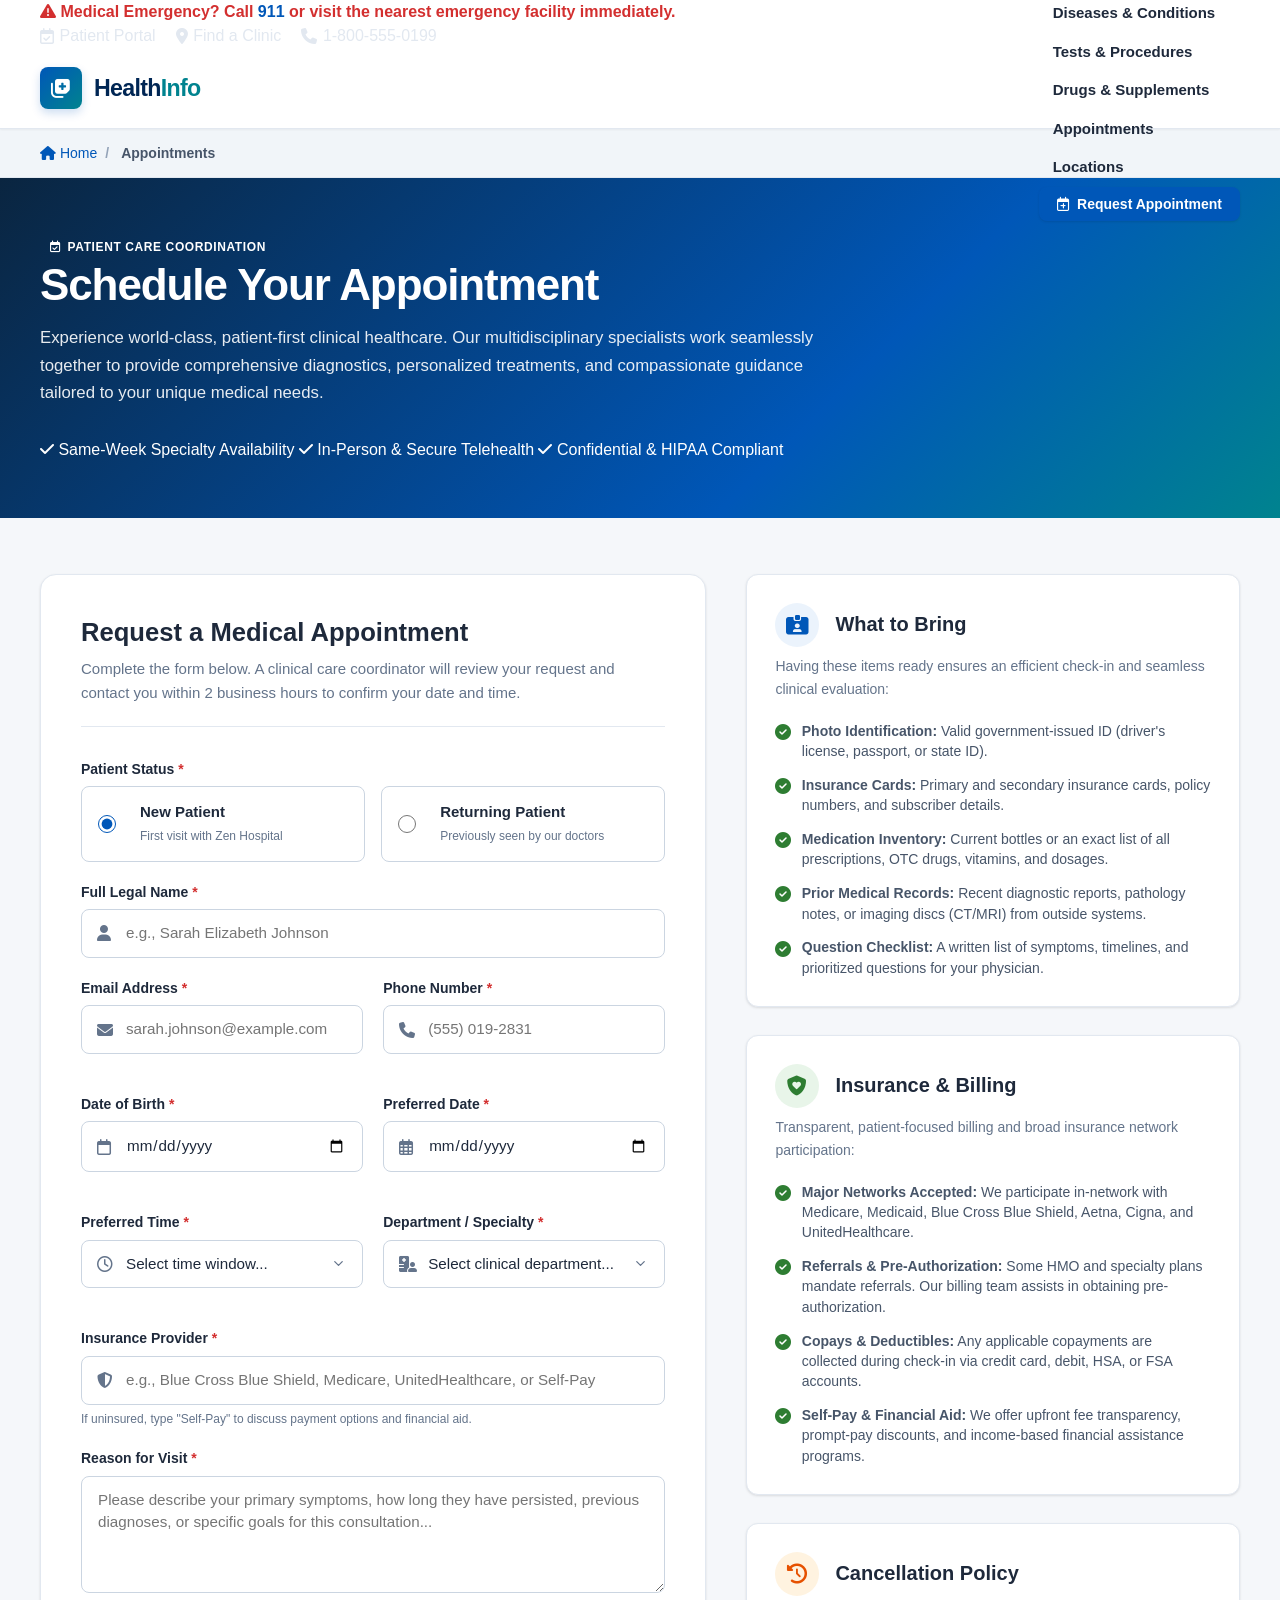
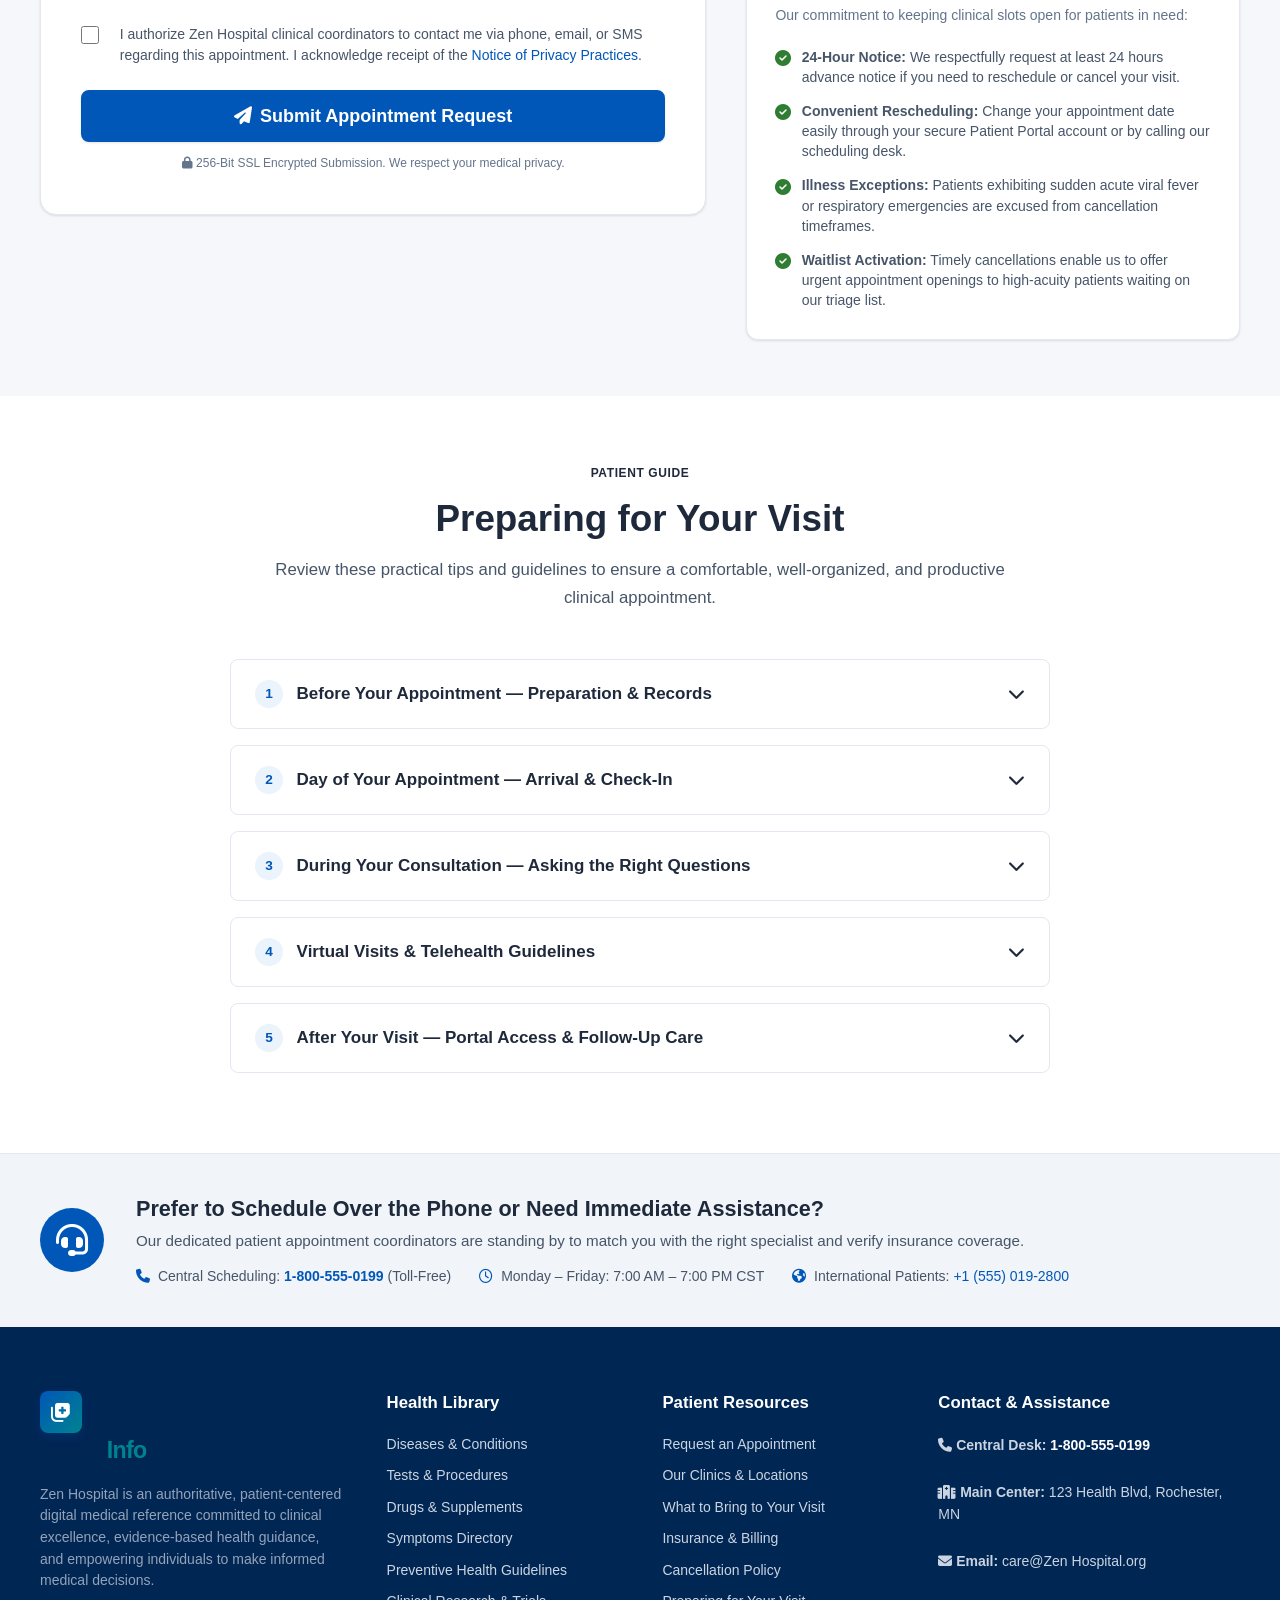
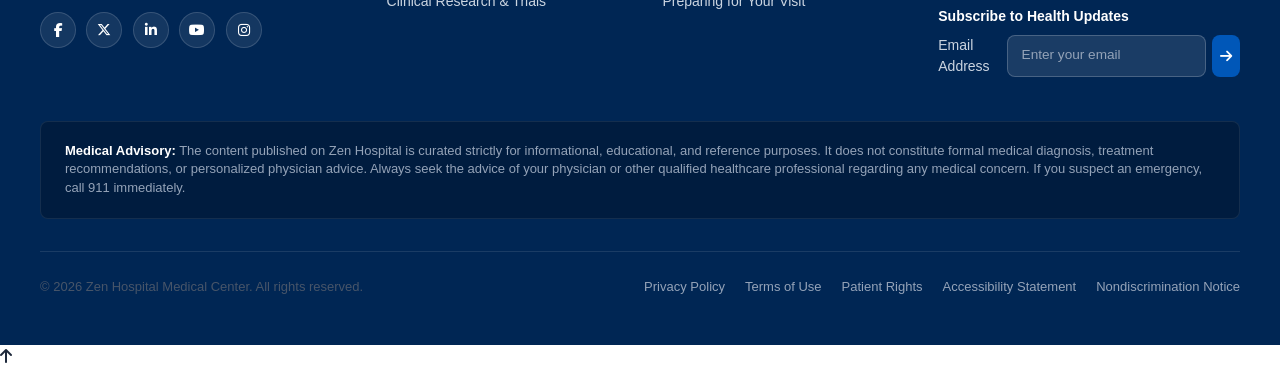
<file: appointments.html>
<!DOCTYPE html>
<html lang="en">
<head>
  <meta charset="UTF-8">
  <meta name="viewport" content="width=device-width, initial-scale=1.0">
  <meta name="description" content="Request an outpatient or specialty clinical appointment at Zen Hospital. Submit your appointment request online, review insurance guidelines, and prepare for your visit.">
  <title>Request an Appointment | Zen Hospital</title>
  
  <!-- Font Awesome CDN -->
  <link rel="stylesheet" href="https://cdnjs.cloudflare.com/ajax/libs/font-awesome/6.5.1/css/all.min.css">
  
  <!-- Google Fonts for Medical Editorial Style -->
  <link rel="preconnect" href="https://fonts.googleapis.com">
  <link rel="preconnect" href="https://fonts.gstatic.com" crossorigin>
  <link href="https://fonts.googleapis.com/css2?family=Merriweather:ital,wght@0,300;0,400;0,700;1,300&family=Source+Sans+3:ital,wght@0,300;0,400;0,600;0,700;1,400&display=swap" rel="stylesheet">
  
  <!-- Stylesheets -->
  <link rel="stylesheet" href="css/style.css">
  <link rel="stylesheet" href="css/responsive.css">
</head>
<body>
  <!-- Accessibility Skip Link -->
  <a href="#main-content" class="skip-link">Skip to main content</a>

  <!-- Emergency & Utility Top Bar -->
  <div class="top-bar">
    <div class="container top-bar-content">
      <div class="emergency-notice">
        <i class="fa-solid fa-triangle-exclamation" aria-hidden="true"></i>
        <span><strong>Medical Emergency?</strong> Call <a href="tel:911">911</a> or visit the nearest emergency facility immediately.</span>
      </div>
      <div class="top-links">
        <a href="appointments.html"><i class="fa-regular fa-calendar-check" aria-hidden="true"></i> Patient Portal</a>
        <a href="locations.html"><i class="fa-solid fa-location-dot" aria-hidden="true"></i> Find a Clinic</a>
        <a href="tel:18005550199"><i class="fa-solid fa-phone" aria-hidden="true"></i> 1-800-555-0199</a>
      </div>
    </div>
  </div>

  <!-- Primary Site Header -->
  <header class="site-header">
    <div class="container header-container">
      <div class="brand">
        <a href="index.html" class="logo" aria-label="Zen Hospital Home">
          <span class="logo-symbol"><i class="fa-solid fa-notes-medical" aria-hidden="true"></i></span>
          <span class="logo-name">Health<span class="logo-accent">Info</span></span>
        </a>
      </div>

      <!-- Mobile Menu Toggle Button -->
      <button class="mobile-toggle" id="mobileMenuToggle" aria-expanded="false" aria-controls="primaryNav" aria-label="Toggle navigation menu">
        <span class="toggle-icon"><i class="fa-solid fa-bars" aria-hidden="true"></i></span>
      </button>

      <!-- Main Navigation -->
      <nav id="primaryNav" class="primary-nav" aria-label="Primary Navigation">
        <ul class="nav-menu">
          <li class="nav-item"><a href="index.html" class="nav-link">Health Library</a></li>
          <li class="nav-item"><a href="diseases.html" class="nav-link">Diseases &amp; Conditions</a></li>
          <li class="nav-item"><a href="tests.html" class="nav-link">Tests &amp; Procedures</a></li>
          <li class="nav-item"><a href="drugs.html" class="nav-link">Drugs &amp; Supplements</a></li>
          <li class="nav-item"><a href="appointments.html" class="nav-link active" aria-current="page">Appointments</a></li>
          <li class="nav-item"><a href="locations.html" class="nav-link">Locations</a></li>
        </ul>
        <div class="nav-action">
          <a href="appointments.html" class="btn btn-primary btn-sm"><i class="fa-regular fa-calendar-plus" aria-hidden="true"></i> Request Appointment</a>
        </div>
      </nav>
    </div>
  </header>

  <!-- Main Content Area -->
  <main id="main-content">
    <!-- Breadcrumb Section -->
    <nav class="breadcrumb-bar" aria-label="Breadcrumb">
      <div class="container">
        <ol class="breadcrumb-list">
          <li class="breadcrumb-item"><a href="index.html"><i class="fa-solid fa-house" aria-hidden="true"></i> Home</a></li>
          <li class="breadcrumb-item active" aria-current="page">Appointments</li>
        </ol>
      </div>
    </nav>

    <!-- Hero Section -->
    <section class="page-hero">
      <div class="container">
        <div class="hero-header hero-header-appointments">
          <span class="badge badge-pill badge-primary-light"><i class="fa-regular fa-calendar-check" aria-hidden="true"></i> Patient Care Coordination</span>
          <h1 class="hero-title">Schedule Your Appointment</h1>
          <p class="hero-description">
            Experience world-class, patient-first clinical healthcare. Our multidisciplinary specialists work seamlessly together to provide comprehensive diagnostics, personalized treatments, and compassionate guidance tailored to your unique medical needs.
          </p>
          <div class="appointment-trust-tags">
            <span class="trust-tag"><i class="fa-solid fa-check" aria-hidden="true"></i> Same-Week Specialty Availability</span>
            <span class="trust-tag"><i class="fa-solid fa-check" aria-hidden="true"></i> In-Person &amp; Secure Telehealth</span>
            <span class="trust-tag"><i class="fa-solid fa-check" aria-hidden="true"></i> Confidential &amp; HIPAA Compliant</span>
          </div>
        </div>
      </div>
    </section>

    <!-- Two-Column Form & Info Section -->
    <section class="appointment-content-section">
      <div class="container">
        <div class="appointment-layout">
          
          <!-- Left Column: Appointment Request Form -->
          <div class="form-column">
            <div class="form-card">
              <div class="form-card-header">
                <h2>Request a Medical Appointment</h2>
                <p>Complete the form below. A clinical care coordinator will review your request and contact you within 2 business hours to confirm your date and time.</p>
              </div>

              <form id="appointmentForm" class="appointment-form" novalidate>
                <!-- Form Alert / Notification Area -->
                <div id="formStatusAlert" class="alert-box" style="display: none;" role="alert"></div>

                <!-- Patient Status Radio Selection -->
                <div class="form-group">
                  <fieldset class="radio-fieldset">
                    <legend class="form-label">Patient Status <span class="required-star">*</span></legend>
                    <div class="radio-group" role="radiogroup">
                      <label class="radio-card">
                        <input type="radio" name="patientStatus" value="new" checked required>
                        <span class="radio-custom"></span>
                        <span class="radio-text">
                          <strong>New Patient</strong>
                          <span class="radio-sub">First visit with Zen Hospital</span>
                        </span>
                      </label>
                      <label class="radio-card">
                        <input type="radio" name="patientStatus" value="returning" required>
                        <span class="radio-custom"></span>
                        <span class="radio-text">
                          <strong>Returning Patient</strong>
                          <span class="radio-sub">Previously seen by our doctors</span>
                        </span>
                      </label>
                    </div>
                  </fieldset>
                </div>

                <!-- Full Name -->
                <div class="form-group">
                  <label for="fullName" class="form-label">Full Legal Name <span class="required-star">*</span></label>
                  <div class="input-with-icon">
                    <i class="fa-solid fa-user input-icon" aria-hidden="true"></i>
                    <input type="text" id="fullName" name="fullName" class="form-control" placeholder="e.g., Sarah Elizabeth Johnson" required autocomplete="name">
                  </div>
                </div>

                <!-- Email & Phone Row -->
                <div class="form-row">
                  <div class="form-group col-half">
                    <label for="email" class="form-label">Email Address <span class="required-star">*</span></label>
                    <div class="input-with-icon">
                      <i class="fa-solid fa-envelope input-icon" aria-hidden="true"></i>
                      <input type="email" id="email" name="email" class="form-control" placeholder="sarah.johnson@example.com" required autocomplete="email">
                    </div>
                  </div>
                  <div class="form-group col-half">
                    <label for="phone" class="form-label">Phone Number <span class="required-star">*</span></label>
                    <div class="input-with-icon">
                      <i class="fa-solid fa-phone input-icon" aria-hidden="true"></i>
                      <input type="tel" id="phone" name="phone" class="form-control" placeholder="(555) 019-2831" required autocomplete="tel">
                    </div>
                  </div>
                </div>

                <!-- Date of Birth & Preferred Date Row -->
                <div class="form-row">
                  <div class="form-group col-half">
                    <label for="dob" class="form-label">Date of Birth <span class="required-star">*</span></label>
                    <div class="input-with-icon">
                      <i class="fa-regular fa-calendar input-icon" aria-hidden="true"></i>
                      <input type="date" id="dob" name="dob" class="form-control" required>
                    </div>
                  </div>
                  <div class="form-group col-half">
                    <label for="preferredDate" class="form-label">Preferred Date <span class="required-star">*</span></label>
                    <div class="input-with-icon">
                      <i class="fa-regular fa-calendar-days input-icon" aria-hidden="true"></i>
                      <input type="date" id="preferredDate" name="preferredDate" class="form-control" required>
                    </div>
                  </div>
                </div>

                <!-- Preferred Time & Department Row -->
                <div class="form-row">
                  <div class="form-group col-half">
                    <label for="preferredTime" class="form-label">Preferred Time <span class="required-star">*</span></label>
                    <div class="input-with-icon">
                      <i class="fa-regular fa-clock input-icon" aria-hidden="true"></i>
                      <select id="preferredTime" name="preferredTime" class="form-control form-select" required>
                        <option value="" disabled selected>Select time window...</option>
                        <option value="Morning">Morning (8:00 AM – 12:00 PM)</option>
                        <option value="Afternoon">Afternoon (12:00 PM – 4:00 PM)</option>
                        <option value="Evening">Evening (4:00 PM – 7:00 PM)</option>
                      </select>
                    </div>
                  </div>

                  <div class="form-group col-half">
                    <label for="department" class="form-label">Department / Specialty <span class="required-star">*</span></label>
                    <div class="input-with-icon">
                      <i class="fa-solid fa-hospital-user input-icon" aria-hidden="true"></i>
                      <select id="department" name="department" class="form-control form-select" required>
                        <option value="" disabled selected>Select clinical department...</option>
                        <option value="General Medicine">General Medicine / Primary Care</option>
                        <option value="Cardiology">Cardiology (Heart &amp; Vascular)</option>
                        <option value="Neurology">Neurology &amp; Brain Health</option>
                        <option value="Orthopedics">Orthopedics &amp; Sports Medicine</option>
                        <option value="Dermatology">Dermatology &amp; Skin Health</option>
                        <option value="Pediatrics">Pediatrics &amp; Adolescent Health</option>
                        <option value="Oncology">Oncology &amp; Cancer Care</option>
                        <option value="Psychiatry">Psychiatry &amp; Behavioral Health</option>
                      </select>
                    </div>
                  </div>
                </div>

                <!-- Insurance Provider -->
                <div class="form-group">
                  <label for="insuranceProvider" class="form-label">Insurance Provider <span class="required-star">*</span></label>
                  <div class="input-with-icon">
                    <i class="fa-solid fa-shield-halved input-icon" aria-hidden="true"></i>
                    <input type="text" id="insuranceProvider" name="insuranceProvider" class="form-control" placeholder="e.g., Blue Cross Blue Shield, Medicare, UnitedHealthcare, or Self-Pay" required>
                  </div>
                  <span class="field-hint">If uninsured, type "Self-Pay" to discuss payment options and financial aid.</span>
                </div>

                <!-- Reason for Visit -->
                <div class="form-group">
                  <label for="reasonForVisit" class="form-label">Reason for Visit <span class="required-star">*</span></label>
                  <textarea id="reasonForVisit" name="reasonForVisit" rows="4" class="form-control form-textarea" placeholder="Please describe your primary symptoms, how long they have persisted, previous diagnoses, or specific goals for this consultation..." required></textarea>
                </div>

                <!-- Privacy & Consent Checkbox -->
                <div class="form-group consent-group">
                  <label class="checkbox-label">
                    <input type="checkbox" id="privacyConsent" name="privacyConsent" required>
                    <span class="checkbox-custom"></span>
                    <span class="checkbox-text">
                      I authorize Zen Hospital clinical coordinators to contact me via phone, email, or SMS regarding this appointment. I acknowledge receipt of the <a href="#" target="_blank" rel="noopener">Notice of Privacy Practices</a>.
                    </span>
                  </label>
                </div>

                <!-- Submit Button -->
                <div class="form-action">
                  <button type="submit" id="submitApptBtn" class="btn btn-primary btn-block btn-lg">
                    <i class="fa-solid fa-paper-plane" aria-hidden="true"></i> Submit Appointment Request
                  </button>
                  <p class="form-guarantee">
                    <i class="fa-solid fa-lock" aria-hidden="true"></i> 256-Bit SSL Encrypted Submission. We respect your medical privacy.
                  </p>
                </div>
              </form>
            </div>
          </div>

          <!-- Right Column: Info Cards -->
          <div class="info-column">
            
            <!-- Info Card 1: What to Bring -->
            <aside class="sidebar-info-card" id="what-to-bring">
              <div class="card-icon-header">
                <div class="icon-circle icon-circle-blue">
                  <i class="fa-solid fa-id-card-clip" aria-hidden="true"></i>
                </div>
                <h3>What to Bring</h3>
              </div>
              <p class="card-subtitle">Having these items ready ensures an efficient check-in and seamless clinical evaluation:</p>
              <ul class="info-checklist">
                <li>
                  <i class="fa-solid fa-circle-check" aria-hidden="true"></i>
                  <div><strong>Photo Identification:</strong> Valid government-issued ID (driver's license, passport, or state ID).</div>
                </li>
                <li>
                  <i class="fa-solid fa-circle-check" aria-hidden="true"></i>
                  <div><strong>Insurance Cards:</strong> Primary and secondary insurance cards, policy numbers, and subscriber details.</div>
                </li>
                <li>
                  <i class="fa-solid fa-circle-check" aria-hidden="true"></i>
                  <div><strong>Medication Inventory:</strong> Current bottles or an exact list of all prescriptions, OTC drugs, vitamins, and dosages.</div>
                </li>
                <li>
                  <i class="fa-solid fa-circle-check" aria-hidden="true"></i>
                  <div><strong>Prior Medical Records:</strong> Recent diagnostic reports, pathology notes, or imaging discs (CT/MRI) from outside systems.</div>
                </li>
                <li>
                  <i class="fa-solid fa-circle-check" aria-hidden="true"></i>
                  <div><strong>Question Checklist:</strong> A written list of symptoms, timelines, and prioritized questions for your physician.</div>
                </li>
              </ul>
            </aside>

            <!-- Info Card 2: Insurance Info -->
            <aside class="sidebar-info-card" id="insurance-info">
              <div class="card-icon-header">
                <div class="icon-circle icon-circle-green">
                  <i class="fa-solid fa-shield-heart" aria-hidden="true"></i>
                </div>
                <h3>Insurance &amp; Billing</h3>
              </div>
              <p class="card-subtitle">Transparent, patient-focused billing and broad insurance network participation:</p>
              <ul class="info-checklist">
                <li>
                  <i class="fa-solid fa-circle-check" aria-hidden="true"></i>
                  <div><strong>Major Networks Accepted:</strong> We participate in-network with Medicare, Medicaid, Blue Cross Blue Shield, Aetna, Cigna, and UnitedHealthcare.</div>
                </li>
                <li>
                  <i class="fa-solid fa-circle-check" aria-hidden="true"></i>
                  <div><strong>Referrals &amp; Pre-Authorization:</strong> Some HMO and specialty plans mandate referrals. Our billing team assists in obtaining pre-authorization.</div>
                </li>
                <li>
                  <i class="fa-solid fa-circle-check" aria-hidden="true"></i>
                  <div><strong>Copays &amp; Deductibles:</strong> Any applicable copayments are collected during check-in via credit card, debit, HSA, or FSA accounts.</div>
                </li>
                <li>
                  <i class="fa-solid fa-circle-check" aria-hidden="true"></i>
                  <div><strong>Self-Pay &amp; Financial Aid:</strong> We offer upfront fee transparency, prompt-pay discounts, and income-based financial assistance programs.</div>
                </li>
              </ul>
            </aside>

            <!-- Info Card 3: Cancellation Policy -->
            <aside class="sidebar-info-card" id="cancellation-policy">
              <div class="card-icon-header">
                <div class="icon-circle icon-circle-amber">
                  <i class="fa-solid fa-clock-rotate-left" aria-hidden="true"></i>
                </div>
                <h3>Cancellation Policy</h3>
              </div>
              <p class="card-subtitle">Our commitment to keeping clinical slots open for patients in need:</p>
              <ul class="info-checklist">
                <li>
                  <i class="fa-solid fa-circle-check" aria-hidden="true"></i>
                  <div><strong>24-Hour Notice:</strong> We respectfully request at least 24 hours advance notice if you need to reschedule or cancel your visit.</div>
                </li>
                <li>
                  <i class="fa-solid fa-circle-check" aria-hidden="true"></i>
                  <div><strong>Convenient Rescheduling:</strong> Change your appointment date easily through your secure Patient Portal account or by calling our scheduling desk.</div>
                </li>
                <li>
                  <i class="fa-solid fa-circle-check" aria-hidden="true"></i>
                  <div><strong>Illness Exceptions:</strong> Patients exhibiting sudden acute viral fever or respiratory emergencies are excused from cancellation timeframes.</div>
                </li>
                <li>
                  <i class="fa-solid fa-circle-check" aria-hidden="true"></i>
                  <div><strong>Waitlist Activation:</strong> Timely cancellations enable us to offer urgent appointment openings to high-acuity patients waiting on our triage list.</div>
                </li>
              </ul>
            </aside>

          </div>
        </div>
      </div>
    </section>

    <!-- Preparing for Your Visit Section with Accordion -->
    <section class="visit-prep-section" id="visit-prep">
      <div class="container">
        <div class="section-header-centered">
          <span class="badge badge-pill badge-primary-light">Patient Guide</span>
          <h2>Preparing for Your Visit</h2>
          <p class="section-lead">
            Review these practical tips and guidelines to ensure a comfortable, well-organized, and productive clinical appointment.
          </p>
        </div>

        <div class="accordion-container" id="prepAccordion">
          
          <!-- Accordion 1: Before Your Appointment -->
          <div class="accordion-item">
            <button type="button" class="accordion-header" aria-expanded="true" aria-controls="prepPanel1" id="prepHeader1">
              <span class="accordion-title">
                <span class="accordion-num">1</span>
                <span>Before Your Appointment — Preparation &amp; Records</span>
              </span>
              <i class="fa-solid fa-chevron-down accordion-arrow" aria-hidden="true"></i>
            </button>
            <div id="prepPanel1" class="accordion-body" role="region" aria-labelledby="prepHeader1">
              <div class="accordion-inner">
                <p>Thorough preparation helps your clinical team make the most accurate assessment during your allotted consultation time:</p>
                <ul>
                  <li><strong>Write Down Symptoms &amp; Triggers:</strong> Keep a 7-day diary of when symptoms occur, severity on a scale of 1 to 10, activities that aggravate or alleviate them, and any family medical history of similar conditions.</li>
                  <li><strong>Gather Prior Diagnostic Records:</strong> Request diagnostic imaging films (MRI/CT on CD-ROM or USB) and pathology reports from outside healthcare networks so our specialists can conduct side-by-side comparisons.</li>
                  <li><strong>Observe Pre-Test Instructions:</strong> If your physician scheduled fasting laboratory work or pelvic imaging, adhere strictly to food and hydration guidelines. Drink only water during fasting hours unless advised otherwise.</li>
                  <li><strong>Arrange Transportation if Sedated:</strong> If undergoing an outpatient endoscopic procedure, eye dilation, or minor surgical intervention, arrange for an adult companion to drive you home safely.</li>
                </ul>
              </div>
            </div>
          </div>

          <!-- Accordion 2: Day of Your Appointment -->
          <div class="accordion-item">
            <button type="button" class="accordion-header" aria-expanded="false" aria-controls="prepPanel2" id="prepHeader2">
              <span class="accordion-title">
                <span class="accordion-num">2</span>
                <span>Day of Your Appointment — Arrival &amp; Check-In</span>
              </span>
              <i class="fa-solid fa-chevron-down accordion-arrow" aria-hidden="true"></i>
            </button>
            <div id="prepPanel2" class="accordion-body" role="region" aria-labelledby="prepHeader2" hidden>
              <div class="accordion-inner">
                <p>Navigating the day of your clinic appointment with ease:</p>
                <ul>
                  <li><strong>Recommended Arrival Time:</strong> Arrive 15 minutes before your scheduled appointment (30 minutes early for new patient intake) to verify contact information and complete vital signs triage.</li>
                  <li><strong>Express Self Check-In:</strong> Use our touchscreen kiosks in the lobby or complete electronic check-in via your smartphone upon arrival to minimize waiting room time.</li>
                  <li><strong>Comfortable Attire:</strong> Wear loose, comfortable, two-piece clothing that allows easy access for blood pressure cuffs, stethoscopes, physical range-of-motion assessments, or ECG electrode placement.</li>
                  <li><strong>Companion Policy:</strong> You are welcome to bring a family member, trusted friend, or caregiver to accompany you into the examination room for support and note-taking.</li>
                </ul>
              </div>
            </div>
          </div>

          <!-- Accordion 3: During Your Consultation -->
          <div class="accordion-item">
            <button type="button" class="accordion-header" aria-expanded="false" aria-controls="prepPanel3" id="prepHeader3">
              <span class="accordion-title">
                <span class="accordion-num">3</span>
                <span>During Your Consultation — Asking the Right Questions</span>
              </span>
              <i class="fa-solid fa-chevron-down accordion-arrow" aria-hidden="true"></i>
            </button>
            <div id="prepPanel3" class="accordion-body" role="region" aria-labelledby="prepHeader3" hidden>
              <div class="accordion-inner">
                <p>Your appointment is an open dialogue where you are an active partner in your care:</p>
                <ul>
                  <li><strong>Be Candid About Your Health:</strong> Share candid information regarding lifestyle, diet, alcohol intake, sleep, stress, and adherence to past medication regimens. Healthcare providers maintain strict confidentiality.</li>
                  <li><strong>Key Questions to Ask:</strong>
                    <ul>
                      <li>"What do you believe is the underlying cause of my symptoms?"</li>
                      <li>"What are the benefits, risks, and side effects of this treatment or prescription?"</li>
                      <li>"Are there alternative non-pharmaceutical therapies or lifestyle adjustments I should consider?"</li>
                      <li>"When should I expect symptoms to improve, and what symptoms should prompt an immediate call?"</li>
                    </ul>
                  </li>
                  <li><strong>Clarify Treatment Steps:</strong> Before leaving the exam room, ask the doctor or clinical nurse to summarize next steps, diagnostic orders, and follow-up timelines in writing.</li>
                </ul>
              </div>
            </div>
          </div>

          <!-- Accordion 4: Virtual Visits & Telehealth Guidelines -->
          <div class="accordion-item">
            <button type="button" class="accordion-header" aria-expanded="false" aria-controls="prepPanel4" id="prepHeader4">
              <span class="accordion-title">
                <span class="accordion-num">4</span>
                <span>Virtual Visits &amp; Telehealth Guidelines</span>
              </span>
              <i class="fa-solid fa-chevron-down accordion-arrow" aria-hidden="true"></i>
            </button>
            <div id="prepPanel4" class="accordion-body" role="region" aria-labelledby="prepHeader4" hidden>
              <div class="accordion-inner">
                <p>For patients scheduled for a virtual video consultation:</p>
                <ul>
                  <li><strong>Pre-Session Device Test:</strong> Test your smartphone, tablet, or desktop computer camera, speaker, and microphone at least 15 minutes prior to your session. Ensure a stable high-speed Wi-Fi or cellular connection.</li>
                  <li><strong>Private &amp; Well-Lit Environment:</strong> Choose a quiet, well-lit room free of background television, pets, and interruptions. Face toward a light source so your clinician can visually examine skin tone, breathing, and visible symptoms.</li>
                  <li><strong>Measure At-Home Vitals:</strong> If you possess a home blood pressure monitor, pulse oximeter, thermometer, or scale, record your current readings right before logging on to provide data to your provider.</li>
                </ul>
              </div>
            </div>
          </div>

          <!-- Accordion 5: After Your Visit & Results Follow-Up -->
          <div class="accordion-item">
            <button type="button" class="accordion-header" aria-expanded="false" aria-controls="prepPanel5" id="prepHeader5">
              <span class="accordion-title">
                <span class="accordion-num">5</span>
                <span>After Your Visit — Portal Access &amp; Follow-Up Care</span>
              </span>
              <i class="fa-solid fa-chevron-down accordion-arrow" aria-hidden="true"></i>
            </button>
            <div id="prepPanel5" class="accordion-body" role="region" aria-labelledby="prepHeader5" hidden>
              <div class="accordion-inner">
                <p>Continuing your care trajectory smoothly after your appointment has concluded:</p>
                <ul>
                  <li><strong>After-Visit Summary (AVS):</strong> Access your complete physician consultation notes, prescription changes, and diagnosis codes via the Patient Portal within 1 hour of checkout.</li>
                  <li><strong>Rapid Lab &amp; Imaging Results:</strong> Routine blood and urine tests post to your portal within 24 to 48 hours. Complex imaging reads (CT/MRI) and biopsies are typically finalized within 3 to 5 business days with clinician notes.</li>
                  <li><strong>Prescription Dispatch:</strong> New electronic prescriptions are transmitted directly to your preferred retail or mail-order pharmacy. Contact your pharmacy directly for pickup alerts.</li>
                  <li><strong>Direct Clinical Messaging:</strong> Have follow-up questions about medication dosages? Message your care team through the secure portal message center.</li>
                </ul>
              </div>
            </div>
          </div>

        </div>
      </div>
    </section>

    <!-- Contact Info Banner at Bottom -->
    <section class="appointment-phone-banner">
      <div class="container phone-banner-content">
        <div class="banner-icon">
          <i class="fa-solid fa-headset" aria-hidden="true"></i>
        </div>
        <div class="banner-text">
          <h3>Prefer to Schedule Over the Phone or Need Immediate Assistance?</h3>
          <p>
            Our dedicated patient appointment coordinators are standing by to match you with the right specialist and verify insurance coverage.
          </p>
          <div class="contact-details-row">
            <span class="contact-detail-item"><i class="fa-solid fa-phone" aria-hidden="true"></i> Central Scheduling: <a href="tel:18005550199"><strong>1-800-555-0199</strong></a> (Toll-Free)</span>
            <span class="contact-detail-item"><i class="fa-regular fa-clock" aria-hidden="true"></i> Monday – Friday: 7:00 AM – 7:00 PM CST</span>
            <span class="contact-detail-item"><i class="fa-solid fa-earth-americas" aria-hidden="true"></i> International Patients: <a href="tel:15550192800">+1 (555) 019-2800</a></span>
          </div>
        </div>
      </div>
    </section>
  </main>

  <!-- Global Footer -->
  <footer class="site-footer">
    <div class="container footer-top">
      <div class="footer-grid">
        <!-- Col 1: About Zen Hospital -->
        <div class="footer-col brand-col">
          <a href="index.html" class="footer-logo">
            <span class="logo-symbol"><i class="fa-solid fa-notes-medical" aria-hidden="true"></i></span>
            <span class="logo-name">Health<span class="logo-accent">Info</span></span>
          </a>
          <p class="footer-mission">
            Zen Hospital is an authoritative, patient-centered digital medical reference committed to clinical excellence, evidence-based health guidance, and empowering individuals to make informed medical decisions.
          </p>
          <div class="social-links" aria-label="Social media links">
            <a href="#" aria-label="Zen Hospital on Facebook"><i class="fa-brands fa-facebook-f" aria-hidden="true"></i></a>
            <a href="#" aria-label="Zen Hospital on X (Twitter)"><i class="fa-brands fa-x-twitter" aria-hidden="true"></i></a>
            <a href="#" aria-label="Zen Hospital on LinkedIn"><i class="fa-brands fa-linkedin-in" aria-hidden="true"></i></a>
            <a href="#" aria-label="Zen Hospital on YouTube"><i class="fa-brands fa-youtube" aria-hidden="true"></i></a>
            <a href="#" aria-label="Zen Hospital on Instagram"><i class="fa-brands fa-instagram" aria-hidden="true"></i></a>
          </div>
        </div>

        <!-- Col 2: Health Library -->
        <div class="footer-col">
          <h3 class="footer-heading">Health Library</h3>
          <ul class="footer-links">
            <li><a href="diseases.html">Diseases &amp; Conditions</a></li>
            <li><a href="tests.html">Tests &amp; Procedures</a></li>
            <li><a href="drugs.html">Drugs &amp; Supplements</a></li>
            <li><a href="index.html">Symptoms Directory</a></li>
            <li><a href="index.html">Preventive Health Guidelines</a></li>
            <li><a href="index.html">Clinical Research &amp; Trials</a></li>
          </ul>
        </div>

        <!-- Col 3: Patient Resources -->
        <div class="footer-col">
          <h3 class="footer-heading">Patient Resources</h3>
          <ul class="footer-links">
            <li><a href="appointments.html">Request an Appointment</a></li>
            <li><a href="locations.html">Our Clinics &amp; Locations</a></li>
            <li><a href="appointments.html#what-to-bring">What to Bring to Your Visit</a></li>
            <li><a href="appointments.html#insurance-info">Insurance &amp; Billing</a></li>
            <li><a href="appointments.html#cancellation-policy">Cancellation Policy</a></li>
            <li><a href="appointments.html#visit-prep">Preparing for Your Visit</a></li>
          </ul>
        </div>

        <!-- Col 4: Contact & Newsletter -->
        <div class="footer-col">
          <h3 class="footer-heading">Contact &amp; Assistance</h3>
          <div class="footer-contact-info">
            <p><i class="fa-solid fa-phone" aria-hidden="true"></i> <strong>Central Desk:</strong> <a href="tel:18005550199">1-800-555-0199</a></p>
            <p><i class="fa-solid fa-hospital" aria-hidden="true"></i> <strong>Main Center:</strong> 123 Health Blvd, Rochester, MN</p>
            <p><i class="fa-solid fa-envelope" aria-hidden="true"></i> <strong>Email:</strong> care@Zen Hospital.org</p>
          </div>
          <div class="newsletter-signup">
            <h4 class="newsletter-title">Subscribe to Health Updates</h4>
            <form class="newsletter-form" onsubmit="event.preventDefault(); alert('Thank you for subscribing to Zen Hospital updates.');">
              <label for="newsletterEmailAppt" class="visually-hidden">Email Address</label>
              <input type="email" id="newsletterEmailAppt" placeholder="Enter your email" required>
              <button type="submit" aria-label="Subscribe to newsletter"><i class="fa-solid fa-arrow-right" aria-hidden="true"></i></button>
            </form>
          </div>
        </div>
      </div>

      <!-- Medical Disclaimer -->
      <div class="footer-disclaimer">
        <p>
          <strong>Medical Advisory:</strong> The content published on Zen Hospital is curated strictly for informational, educational, and reference purposes. It does not constitute formal medical diagnosis, treatment recommendations, or personalized physician advice. Always seek the advice of your physician or other qualified healthcare professional regarding any medical concern. If you suspect an emergency, call 911 immediately.
        </p>
      </div>

      <!-- Bottom Bar -->
      <div class="footer-bottom">
        <p class="copyright">&copy; 2026 Zen Hospital Medical Center. All rights reserved.</p>
        <div class="legal-links">
          <a href="#">Privacy Policy</a>
          <a href="#">Terms of Use</a>
          <a href="#">Patient Rights</a>
          <a href="#">Accessibility Statement</a>
          <a href="#">Nondiscrimination Notice</a>
        </div>
      </div>
    </div>
  </footer>

  <!-- Scripts -->
  <script src="js/main.js"></script>
</body>
</html>
</file>
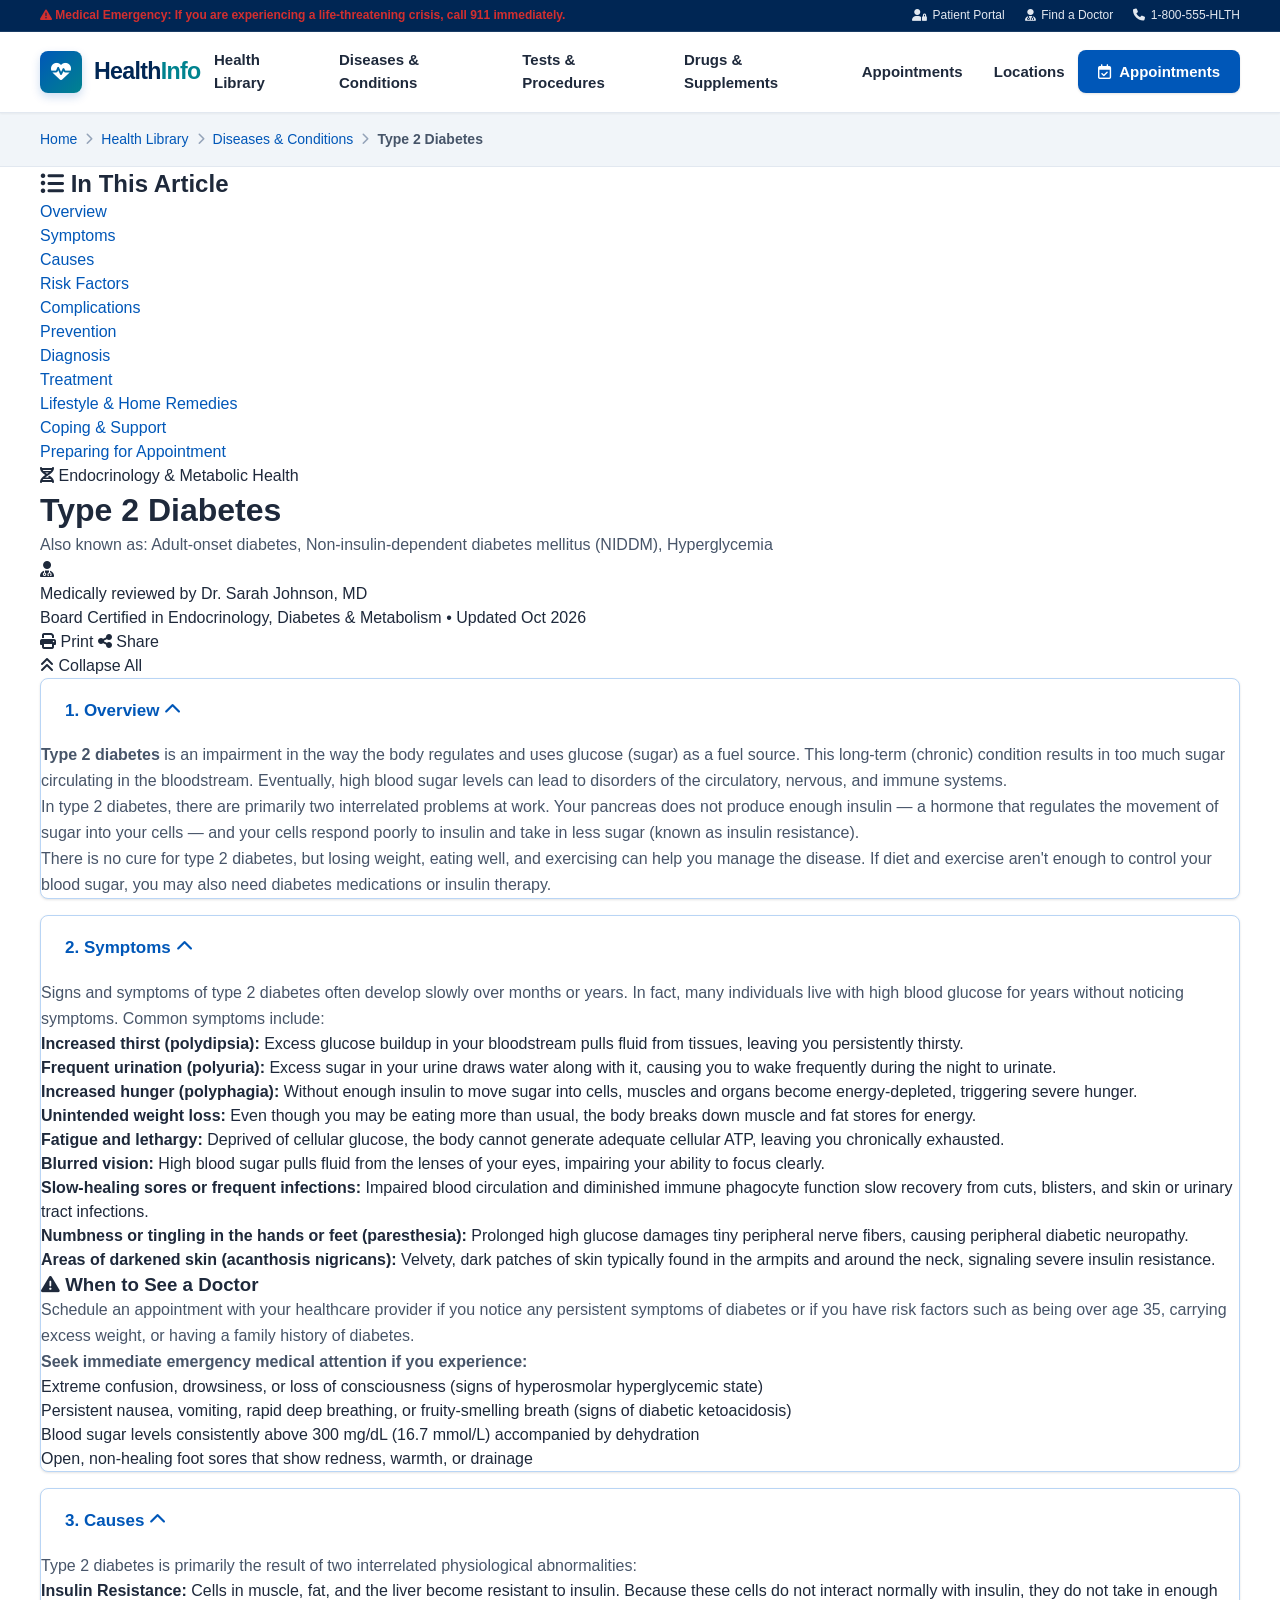
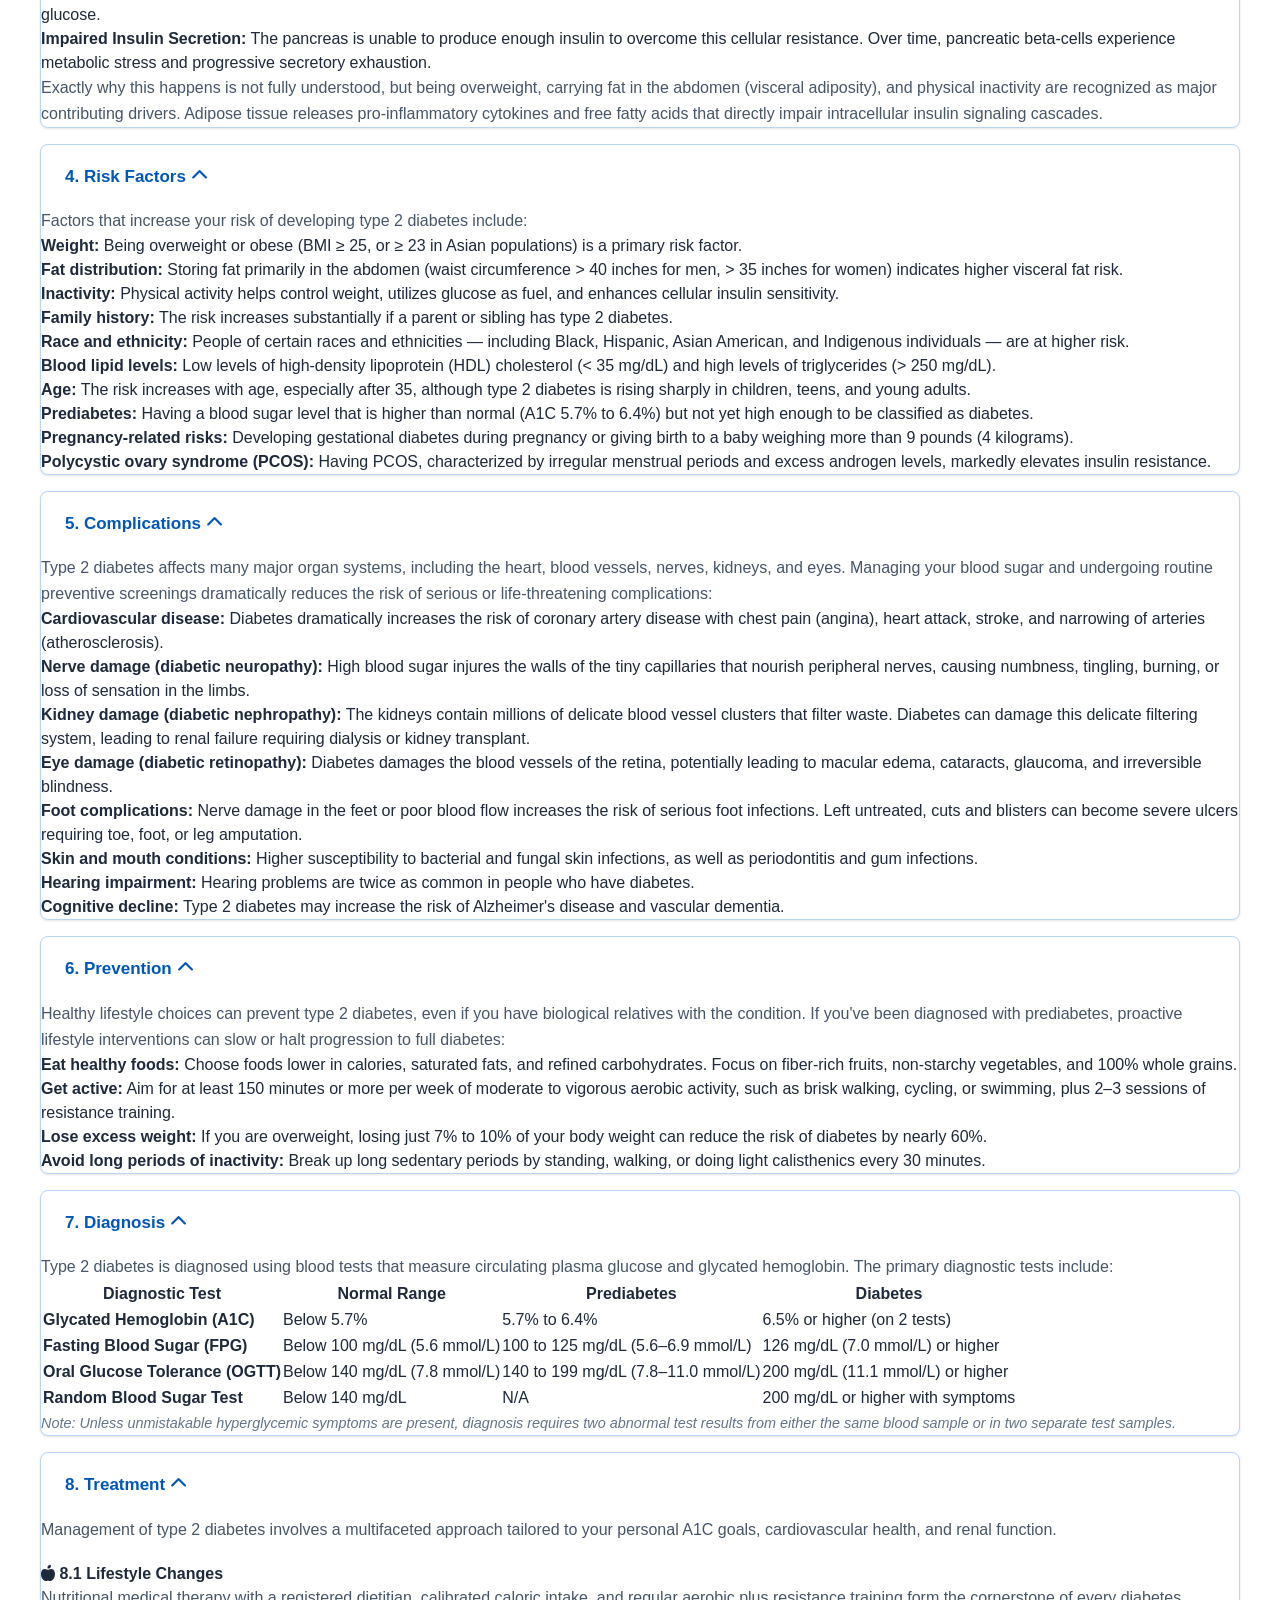
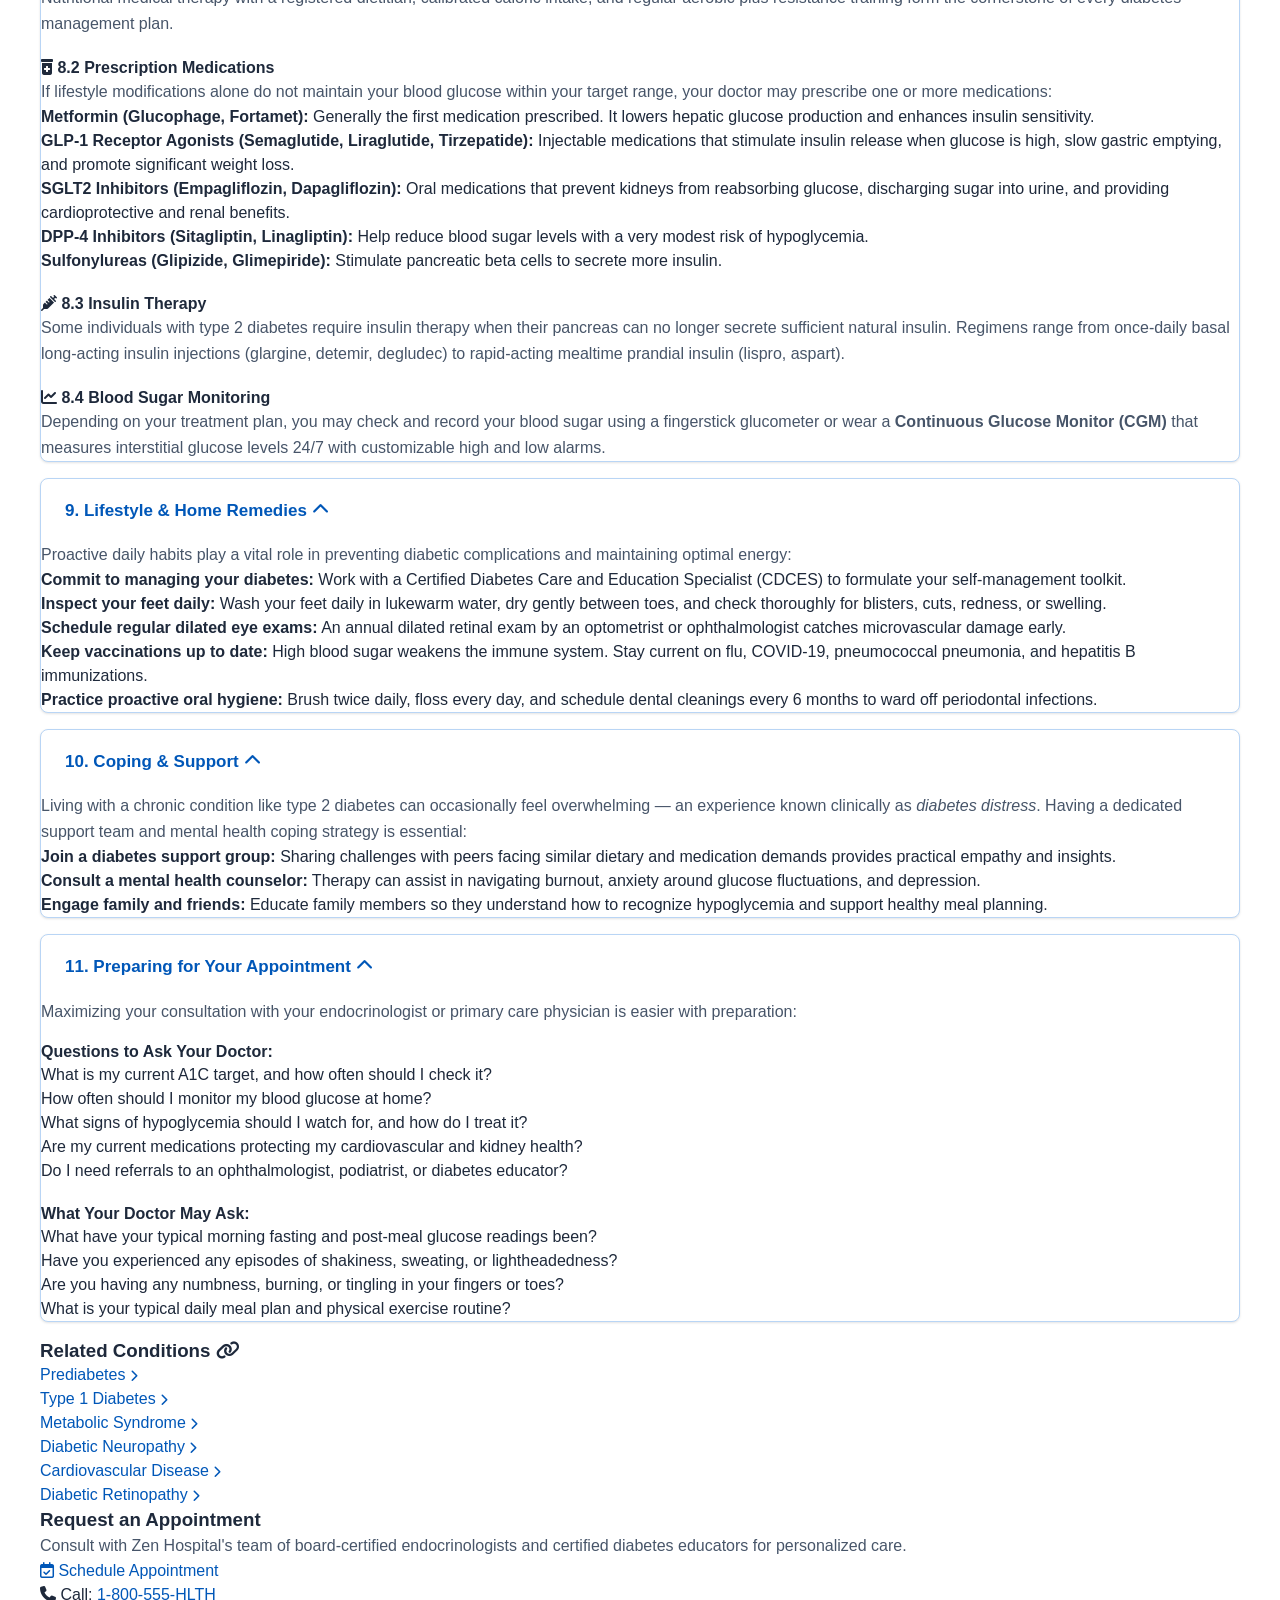
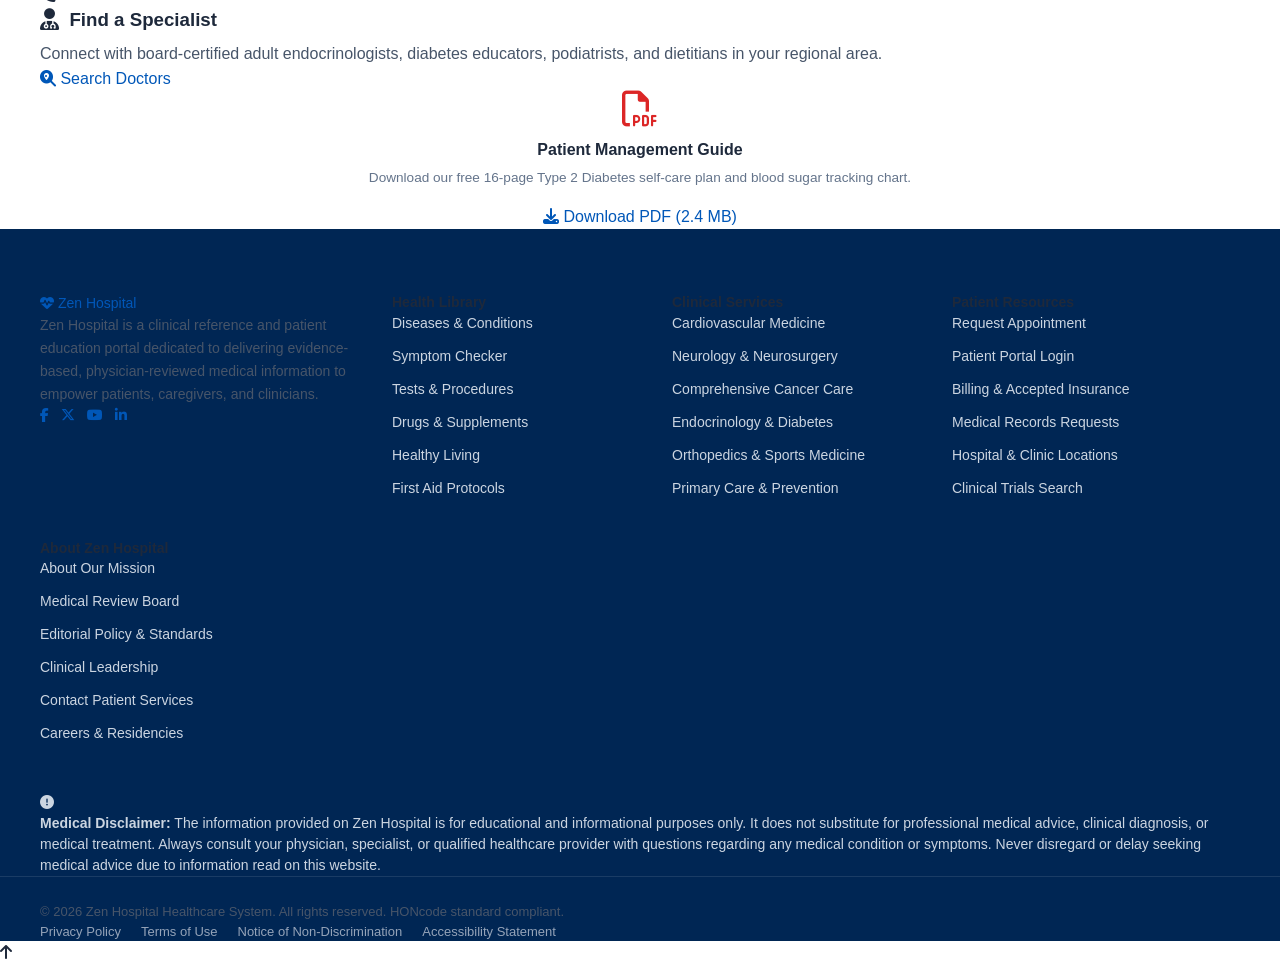
<file: condition-detail.html>
<!DOCTYPE html>
<html lang="en">
<head>
  <meta charset="UTF-8">
  <meta name="viewport" content="width=device-width, initial-scale=1.0">
  <title>Type 2 Diabetes: Symptoms, Causes, Diagnosis &amp; Treatment | Zen Hospital</title>
  <meta name="description" content="In-depth, physician-reviewed guide to Type 2 Diabetes. Learn about early warning symptoms, root causes, diagnostic tests, insulin regimens, and lifestyle management.">
  
  <!-- Font Awesome CDN -->
  <link rel="stylesheet" href="https://cdnjs.cloudflare.com/ajax/libs/font-awesome/6.5.1/css/all.min.css">
  
  <!-- Google Fonts: Inter -->
  <link rel="preconnect" href="https://fonts.googleapis.com">
  <link rel="preconnect" href="https://fonts.gstatic.com" crossorigin>
  <link href="https://fonts.googleapis.com/css2?family=Inter:wght@400;500;600;700;800&family=Merriweather:ital,wght@0,400;0,700;1,400&display=swap" rel="stylesheet">
  
  <!-- Stylesheets -->
  <link rel="stylesheet" href="css/style.css">
  <link rel="stylesheet" href="css/responsive.css">
</head>
<body>

  <!-- Top Emergency & Utility Bar -->
  <aside class="emergency-top-bar" aria-label="Emergency warning and quick services">
    <div class="container">
      <div class="emergency-notice">
        <i class="fa-solid fa-triangle-exclamation" aria-hidden="true"></i>
        <span><strong>Medical Emergency:</strong> If you are experiencing a life-threatening crisis, call <strong>911</strong> immediately.</span>
      </div>
      <div class="top-bar-links">
        <a href="#patient-portal"><i class="fa-solid fa-user-lock" aria-hidden="true"></i> Patient Portal</a>
        <a href="#find-doctor"><i class="fa-solid fa-user-doctor" aria-hidden="true"></i> Find a Doctor</a>
        <a href="#contact"><i class="fa-solid fa-phone" aria-hidden="true"></i> 1-800-555-HLTH</a>
      </div>
    </div>
  </aside>

  <!-- Site Header -->
  <header class="site-header" role="banner">
    <div class="container">
      <div class="header-inner">
        <!-- Logo -->
        <a href="health-library.html" class="brand-logo" aria-label="Zen Hospital Home">
          <div class="logo-icon-wrapper" aria-hidden="true">
            <i class="fa-solid fa-heart-pulse"></i>
          </div>
          <span class="brand-name">Health<span>Info</span></span>
        </a>

        <!-- Main Navigation -->
        <nav class="main-nav" id="mainNavigation" role="navigation" aria-label="Main menu">
          <ul class="nav-list">
            <li class="nav-item">
              <a href="health-library.html" class="nav-link">Health Library</a>
            </li>
            <li class="nav-item">
              <a href="diseases.html" class="nav-link active" aria-current="page">Diseases &amp; Conditions</a>
            </li>
            <li class="nav-item">
              <a href="tests.html" class="nav-link">Tests &amp; Procedures</a>
            </li>
            <li class="nav-item">
              <a href="drugs.html" class="nav-link">Drugs &amp; Supplements</a>
            </li>
            <li class="nav-item">
              <a href="#appointments" class="nav-link">Appointments</a>
            </li>
            <li class="nav-item">
              <a href="#locations" class="nav-link">Locations</a>
            </li>
          </ul>
        </nav>

        <!-- Header Actions -->
        <div class="header-actions">
          <a href="#schedule-appointment" class="btn-appointment">
            <i class="fa-regular fa-calendar-check" aria-hidden="true"></i>
            <span>Appointments</span>
          </a>
          <!-- Mobile Hamburger Toggle -->
          <button type="button" class="mobile-nav-toggle" aria-controls="mainNavigation" aria-expanded="false" aria-label="Toggle navigation menu">
            <i class="fa-solid fa-bars" aria-hidden="true"></i>
          </button>
        </div>
      </div>
    </div>
  </header>

  <!-- Breadcrumbs -->
  <nav class="breadcrumb-nav" aria-label="Breadcrumb">
    <div class="container">
      <ol class="breadcrumb-list">
        <li class="breadcrumb-item"><a href="health-library.html">Home</a></li>
        <li class="breadcrumb-separator"><i class="fa-solid fa-chevron-right" aria-hidden="true"></i></li>
        <li class="breadcrumb-item"><a href="health-library.html">Health Library</a></li>
        <li class="breadcrumb-separator"><i class="fa-solid fa-chevron-right" aria-hidden="true"></i></li>
        <li class="breadcrumb-item"><a href="diseases.html">Diseases &amp; Conditions</a></li>
        <li class="breadcrumb-separator"><i class="fa-solid fa-chevron-right" aria-hidden="true"></i></li>
        <li class="breadcrumb-item active" aria-current="page">Type 2 Diabetes</li>
      </ol>
    </div>
  </nav>

  <!-- Condition Detail Page Layout (3-Column Layout: Left Nav, Main Content, Right Sidebar) -->
  <div class="container">
    <div class="condition-detail-layout">

      <!-- LEFT SIDEBAR: Sticky Table of Contents Navigation -->
      <aside class="toc-sidebar" aria-label="Section navigation table of contents">
        <h2 class="toc-title"><i class="fa-solid fa-list-ul" aria-hidden="true"></i> In This Article</h2>
        <nav>
          <ul class="toc-nav-list">
            <li class="toc-item"><a href="#sec-overview" class="toc-link active">Overview</a></li>
            <li class="toc-item"><a href="#sec-symptoms" class="toc-link">Symptoms</a></li>
            <li class="toc-item"><a href="#sec-causes" class="toc-link">Causes</a></li>
            <li class="toc-item"><a href="#sec-risk-factors" class="toc-link">Risk Factors</a></li>
            <li class="toc-item"><a href="#sec-complications" class="toc-link">Complications</a></li>
            <li class="toc-item"><a href="#sec-prevention" class="toc-link">Prevention</a></li>
            <li class="toc-item"><a href="#sec-diagnosis" class="toc-link">Diagnosis</a></li>
            <li class="toc-item"><a href="#sec-treatment" class="toc-link">Treatment</a></li>
            <li class="toc-item"><a href="#sec-lifestyle" class="toc-link">Lifestyle &amp; Home Remedies</a></li>
            <li class="toc-item"><a href="#sec-coping" class="toc-link">Coping &amp; Support</a></li>
            <li class="toc-item"><a href="#sec-appointment" class="toc-link">Preparing for Appointment</a></li>
          </ul>
        </nav>
      </aside>

      <!-- MAIN CONTENT: Clinical Article Body -->
      <main class="condition-main" role="main">
        <!-- Condition Title & Reviewer Header -->
        <header class="condition-header">
          <div class="condition-category-badge">
            <i class="fa-solid fa-dna" aria-hidden="true"></i>
            <span>Endocrinology &amp; Metabolic Health</span>
          </div>
          <h1 class="condition-title">Type 2 Diabetes</h1>
          <p class="condition-aka">
            Also known as: Adult-onset diabetes, Non-insulin-dependent diabetes mellitus (NIDDM), Hyperglycemia
          </p>

          <!-- Medical Reviewer Box -->
          <div class="medical-reviewer-box" role="region" aria-label="Medical review credentials">
            <div class="reviewer-meta">
              <div class="reviewer-avatar" aria-hidden="true">
                <i class="fa-solid fa-user-doctor"></i>
              </div>
              <div class="reviewer-text">
                <div class="reviewer-name">Medically reviewed by Dr. Sarah Johnson, MD</div>
                <div class="reviewer-date">
                  Board Certified in Endocrinology, Diabetes &amp; Metabolism &bull; Updated Oct 2026
                </div>
              </div>
            </div>
            <div class="reviewer-actions">
              <button type="button" class="btn-tool btn-print-page" aria-label="Print this guide">
                <i class="fa-solid fa-print" aria-hidden="true"></i> <span>Print</span>
              </button>
              <button type="button" class="btn-tool btn-share-page" aria-label="Share or copy page link">
                <i class="fa-solid fa-share-nodes" aria-hidden="true"></i> <span>Share</span>
              </button>
            </div>
          </div>

          <!-- Accordion Global Control -->
          <div class="accordion-controls">
            <button type="button" id="toggleAllAccordionsBtn" class="btn-toggle-all" data-state="expanded" aria-label="Expand or collapse all content sections">
              <i class="fa-solid fa-angles-up" aria-hidden="true"></i> Collapse All
            </button>
          </div>
        </header>

        <!-- Accordion Group containing all 11 sections -->
        <div class="accordion-group">

          <!-- 1. Overview -->
          <section id="sec-overview" class="accordion-item active" aria-labelledby="headingOverview">
            <h2 class="accordion-header" id="headingOverview">
              <button type="button" class="accordion-trigger" aria-expanded="true" aria-controls="contentOverview">
                <span>1. Overview</span>
                <span class="accordion-icon" aria-hidden="true"><i class="fa-solid fa-chevron-down"></i></span>
              </button>
            </h2>
            <div id="contentOverview" class="accordion-content" role="region" aria-labelledby="headingOverview">
              <p>
                <strong>Type 2 diabetes</strong> is an impairment in the way the body regulates and uses glucose (sugar) as a fuel source. This long-term (chronic) condition results in too much sugar circulating in the bloodstream. Eventually, high blood sugar levels can lead to disorders of the circulatory, nervous, and immune systems.
              </p>
              <p>
                In type 2 diabetes, there are primarily two interrelated problems at work. Your pancreas does not produce enough insulin — a hormone that regulates the movement of sugar into your cells — and your cells respond poorly to insulin and take in less sugar (known as insulin resistance).
              </p>
              <p>
                There is no cure for type 2 diabetes, but losing weight, eating well, and exercising can help you manage the disease. If diet and exercise aren't enough to control your blood sugar, you may also need diabetes medications or insulin therapy.
              </p>
            </div>
          </section>

          <!-- 2. Symptoms -->
          <section id="sec-symptoms" class="accordion-item active" aria-labelledby="headingSymptoms">
            <h2 class="accordion-header" id="headingSymptoms">
              <button type="button" class="accordion-trigger" aria-expanded="true" aria-controls="contentSymptoms">
                <span>2. Symptoms</span>
                <span class="accordion-icon" aria-hidden="true"><i class="fa-solid fa-chevron-down"></i></span>
              </button>
            </h2>
            <div id="contentSymptoms" class="accordion-content" role="region" aria-labelledby="headingSymptoms">
              <p>
                Signs and symptoms of type 2 diabetes often develop slowly over months or years. In fact, many individuals live with high blood glucose for years without noticing symptoms. Common symptoms include:
              </p>

              <ul class="bullet-list-styled">
                <li><strong>Increased thirst (polydipsia):</strong> Excess glucose buildup in your bloodstream pulls fluid from tissues, leaving you persistently thirsty.</li>
                <li><strong>Frequent urination (polyuria):</strong> Excess sugar in your urine draws water along with it, causing you to wake frequently during the night to urinate.</li>
                <li><strong>Increased hunger (polyphagia):</strong> Without enough insulin to move sugar into cells, muscles and organs become energy-depleted, triggering severe hunger.</li>
                <li><strong>Unintended weight loss:</strong> Even though you may be eating more than usual, the body breaks down muscle and fat stores for energy.</li>
                <li><strong>Fatigue and lethargy:</strong> Deprived of cellular glucose, the body cannot generate adequate cellular ATP, leaving you chronically exhausted.</li>
                <li><strong>Blurred vision:</strong> High blood sugar pulls fluid from the lenses of your eyes, impairing your ability to focus clearly.</li>
                <li><strong>Slow-healing sores or frequent infections:</strong> Impaired blood circulation and diminished immune phagocyte function slow recovery from cuts, blisters, and skin or urinary tract infections.</li>
                <li><strong>Numbness or tingling in the hands or feet (paresthesia):</strong> Prolonged high glucose damages tiny peripheral nerve fibers, causing peripheral diabetic neuropathy.</li>
                <li><strong>Areas of darkened skin (acanthosis nigricans):</strong> Velvety, dark patches of skin typically found in the armpits and around the neck, signaling severe insulin resistance.</li>
              </ul>

              <!-- "When to see a doctor" Callout Box -->
              <div class="callout-box" role="alert">
                <h3 class="callout-title">
                  <i class="fa-solid fa-triangle-exclamation" aria-hidden="true"></i> When to See a Doctor
                </h3>
                <p>
                  Schedule an appointment with your healthcare provider if you notice any persistent symptoms of diabetes or if you have risk factors such as being over age 35, carrying excess weight, or having a family history of diabetes.
                </p>
                <p><strong>Seek immediate emergency medical attention if you experience:</strong></p>
                <ul>
                  <li>Extreme confusion, drowsiness, or loss of consciousness (signs of hyperosmolar hyperglycemic state)</li>
                  <li>Persistent nausea, vomiting, rapid deep breathing, or fruity-smelling breath (signs of diabetic ketoacidosis)</li>
                  <li>Blood sugar levels consistently above 300 mg/dL (16.7 mmol/L) accompanied by dehydration</li>
                  <li>Open, non-healing foot sores that show redness, warmth, or drainage</li>
                </ul>
              </div>
            </div>
          </section>

          <!-- 3. Causes -->
          <section id="sec-causes" class="accordion-item active" aria-labelledby="headingCauses">
            <h2 class="accordion-header" id="headingCauses">
              <button type="button" class="accordion-trigger" aria-expanded="true" aria-controls="contentCauses">
                <span>3. Causes</span>
                <span class="accordion-icon" aria-hidden="true"><i class="fa-solid fa-chevron-down"></i></span>
              </button>
            </h2>
            <div id="contentCauses" class="accordion-content" role="region" aria-labelledby="headingCauses">
              <p>
                Type 2 diabetes is primarily the result of two interrelated physiological abnormalities:
              </p>
              <ol>
                <li>
                  <strong>Insulin Resistance:</strong> Cells in muscle, fat, and the liver become resistant to insulin. Because these cells do not interact normally with insulin, they do not take in enough glucose.
                </li>
                <li>
                  <strong>Impaired Insulin Secretion:</strong> The pancreas is unable to produce enough insulin to overcome this cellular resistance. Over time, pancreatic beta-cells experience metabolic stress and progressive secretory exhaustion.
                </li>
              </ol>
              <p>
                Exactly why this happens is not fully understood, but being overweight, carrying fat in the abdomen (visceral adiposity), and physical inactivity are recognized as major contributing drivers. Adipose tissue releases pro-inflammatory cytokines and free fatty acids that directly impair intracellular insulin signaling cascades.
              </p>
            </div>
          </section>

          <!-- 4. Risk Factors -->
          <section id="sec-risk-factors" class="accordion-item active" aria-labelledby="headingRiskFactors">
            <h2 class="accordion-header" id="headingRiskFactors">
              <button type="button" class="accordion-trigger" aria-expanded="true" aria-controls="contentRiskFactors">
                <span>4. Risk Factors</span>
                <span class="accordion-icon" aria-hidden="true"><i class="fa-solid fa-chevron-down"></i></span>
              </button>
            </h2>
            <div id="contentRiskFactors" class="accordion-content" role="region" aria-labelledby="headingRiskFactors">
              <p>Factors that increase your risk of developing type 2 diabetes include:</p>
              <ul class="bullet-list-styled">
                <li><strong>Weight:</strong> Being overweight or obese (BMI ≥ 25, or ≥ 23 in Asian populations) is a primary risk factor.</li>
                <li><strong>Fat distribution:</strong> Storing fat primarily in the abdomen (waist circumference &gt; 40 inches for men, &gt; 35 inches for women) indicates higher visceral fat risk.</li>
                <li><strong>Inactivity:</strong> Physical activity helps control weight, utilizes glucose as fuel, and enhances cellular insulin sensitivity.</li>
                <li><strong>Family history:</strong> The risk increases substantially if a parent or sibling has type 2 diabetes.</li>
                <li><strong>Race and ethnicity:</strong> People of certain races and ethnicities — including Black, Hispanic, Asian American, and Indigenous individuals — are at higher risk.</li>
                <li><strong>Blood lipid levels:</strong> Low levels of high-density lipoprotein (HDL) cholesterol (&lt; 35 mg/dL) and high levels of triglycerides (&gt; 250 mg/dL).</li>
                <li><strong>Age:</strong> The risk increases with age, especially after 35, although type 2 diabetes is rising sharply in children, teens, and young adults.</li>
                <li><strong>Prediabetes:</strong> Having a blood sugar level that is higher than normal (A1C 5.7% to 6.4%) but not yet high enough to be classified as diabetes.</li>
                <li><strong>Pregnancy-related risks:</strong> Developing gestational diabetes during pregnancy or giving birth to a baby weighing more than 9 pounds (4 kilograms).</li>
                <li><strong>Polycystic ovary syndrome (PCOS):</strong> Having PCOS, characterized by irregular menstrual periods and excess androgen levels, markedly elevates insulin resistance.</li>
              </ul>
            </div>
          </section>

          <!-- 5. Complications -->
          <section id="sec-complications" class="accordion-item active" aria-labelledby="headingComplications">
            <h2 class="accordion-header" id="headingComplications">
              <button type="button" class="accordion-trigger" aria-expanded="true" aria-controls="contentComplications">
                <span>5. Complications</span>
                <span class="accordion-icon" aria-hidden="true"><i class="fa-solid fa-chevron-down"></i></span>
              </button>
            </h2>
            <div id="contentComplications" class="accordion-content" role="region" aria-labelledby="headingComplications">
              <p>
                Type 2 diabetes affects many major organ systems, including the heart, blood vessels, nerves, kidneys, and eyes. Managing your blood sugar and undergoing routine preventive screenings dramatically reduces the risk of serious or life-threatening complications:
              </p>
              <ul class="bullet-list-styled">
                <li><strong>Cardiovascular disease:</strong> Diabetes dramatically increases the risk of coronary artery disease with chest pain (angina), heart attack, stroke, and narrowing of arteries (atherosclerosis).</li>
                <li><strong>Nerve damage (diabetic neuropathy):</strong> High blood sugar injures the walls of the tiny capillaries that nourish peripheral nerves, causing numbness, tingling, burning, or loss of sensation in the limbs.</li>
                <li><strong>Kidney damage (diabetic nephropathy):</strong> The kidneys contain millions of delicate blood vessel clusters that filter waste. Diabetes can damage this delicate filtering system, leading to renal failure requiring dialysis or kidney transplant.</li>
                <li><strong>Eye damage (diabetic retinopathy):</strong> Diabetes damages the blood vessels of the retina, potentially leading to macular edema, cataracts, glaucoma, and irreversible blindness.</li>
                <li><strong>Foot complications:</strong> Nerve damage in the feet or poor blood flow increases the risk of serious foot infections. Left untreated, cuts and blisters can become severe ulcers requiring toe, foot, or leg amputation.</li>
                <li><strong>Skin and mouth conditions:</strong> Higher susceptibility to bacterial and fungal skin infections, as well as periodontitis and gum infections.</li>
                <li><strong>Hearing impairment:</strong> Hearing problems are twice as common in people who have diabetes.</li>
                <li><strong>Cognitive decline:</strong> Type 2 diabetes may increase the risk of Alzheimer's disease and vascular dementia.</li>
              </ul>
            </div>
          </section>

          <!-- 6. Prevention -->
          <section id="sec-prevention" class="accordion-item active" aria-labelledby="headingPrevention">
            <h2 class="accordion-header" id="headingPrevention">
              <button type="button" class="accordion-trigger" aria-expanded="true" aria-controls="contentPrevention">
                <span>6. Prevention</span>
                <span class="accordion-icon" aria-hidden="true"><i class="fa-solid fa-chevron-down"></i></span>
              </button>
            </h2>
            <div id="contentPrevention" class="accordion-content" role="region" aria-labelledby="headingPrevention">
              <p>
                Healthy lifestyle choices can prevent type 2 diabetes, even if you have biological relatives with the condition. If you've been diagnosed with prediabetes, proactive lifestyle interventions can slow or halt progression to full diabetes:
              </p>
              <ul class="bullet-list-styled">
                <li><strong>Eat healthy foods:</strong> Choose foods lower in calories, saturated fats, and refined carbohydrates. Focus on fiber-rich fruits, non-starchy vegetables, and 100% whole grains.</li>
                <li><strong>Get active:</strong> Aim for at least 150 minutes or more per week of moderate to vigorous aerobic activity, such as brisk walking, cycling, or swimming, plus 2–3 sessions of resistance training.</li>
                <li><strong>Lose excess weight:</strong> If you are overweight, losing just 7% to 10% of your body weight can reduce the risk of diabetes by nearly 60%.</li>
                <li><strong>Avoid long periods of inactivity:</strong> Break up long sedentary periods by standing, walking, or doing light calisthenics every 30 minutes.</li>
              </ul>
            </div>
          </section>

          <!-- 7. Diagnosis -->
          <section id="sec-diagnosis" class="accordion-item active" aria-labelledby="headingDiagnosis">
            <h2 class="accordion-header" id="headingDiagnosis">
              <button type="button" class="accordion-trigger" aria-expanded="true" aria-controls="contentDiagnosis">
                <span>7. Diagnosis</span>
                <span class="accordion-icon" aria-hidden="true"><i class="fa-solid fa-chevron-down"></i></span>
              </button>
            </h2>
            <div id="contentDiagnosis" class="accordion-content" role="region" aria-labelledby="headingDiagnosis">
              <p>
                Type 2 diabetes is diagnosed using blood tests that measure circulating plasma glucose and glycated hemoglobin. The primary diagnostic tests include:
              </p>

              <div class="clinical-table-wrapper">
                <table class="clinical-table">
                  <thead>
                    <tr>
                      <th scope="col">Diagnostic Test</th>
                      <th scope="col">Normal Range</th>
                      <th scope="col">Prediabetes</th>
                      <th scope="col">Diabetes</th>
                    </tr>
                  </thead>
                  <tbody>
                    <tr>
                      <td><strong>Glycated Hemoglobin (A1C)</strong></td>
                      <td>Below 5.7%</td>
                      <td>5.7% to 6.4%</td>
                      <td>6.5% or higher (on 2 tests)</td>
                    </tr>
                    <tr>
                      <td><strong>Fasting Blood Sugar (FPG)</strong></td>
                      <td>Below 100 mg/dL (5.6 mmol/L)</td>
                      <td>100 to 125 mg/dL (5.6–6.9 mmol/L)</td>
                      <td>126 mg/dL (7.0 mmol/L) or higher</td>
                    </tr>
                    <tr>
                      <td><strong>Oral Glucose Tolerance (OGTT)</strong></td>
                      <td>Below 140 mg/dL (7.8 mmol/L)</td>
                      <td>140 to 199 mg/dL (7.8–11.0 mmol/L)</td>
                      <td>200 mg/dL (11.1 mmol/L) or higher</td>
                    </tr>
                    <tr>
                      <td><strong>Random Blood Sugar Test</strong></td>
                      <td>Below 140 mg/dL</td>
                      <td>N/A</td>
                      <td>200 mg/dL or higher with symptoms</td>
                    </tr>
                  </tbody>
                </table>
              </div>

              <p style="font-size: 0.9rem; color: var(--text-muted);">
                <em>Note: Unless unmistakable hyperglycemic symptoms are present, diagnosis requires two abnormal test results from either the same blood sample or in two separate test samples.</em>
              </p>
            </div>
          </section>

          <!-- 8. Treatment -->
          <section id="sec-treatment" class="accordion-item active" aria-labelledby="headingTreatment">
            <h2 class="accordion-header" id="headingTreatment">
              <button type="button" class="accordion-trigger" aria-expanded="true" aria-controls="contentTreatment">
                <span>8. Treatment</span>
                <span class="accordion-icon" aria-hidden="true"><i class="fa-solid fa-chevron-down"></i></span>
              </button>
            </h2>
            <div id="contentTreatment" class="accordion-content" role="region" aria-labelledby="headingTreatment">
              <p>
                Management of type 2 diabetes involves a multifaceted approach tailored to your personal A1C goals, cardiovascular health, and renal function.
              </p>

              <h4 style="color: var(--primary); margin-top: 1.25rem;"><i class="fa-solid fa-apple-whole"></i> 8.1 Lifestyle Changes</h4>
              <p>
                Nutritional medical therapy with a registered dietitian, calibrated caloric intake, and regular aerobic plus resistance training form the cornerstone of every diabetes management plan.
              </p>

              <h4 style="color: var(--primary); margin-top: 1.25rem;"><i class="fa-solid fa-prescription-bottle-medical"></i> 8.2 Prescription Medications</h4>
              <p>
                If lifestyle modifications alone do not maintain your blood glucose within your target range, your doctor may prescribe one or more medications:
              </p>
              <ul>
                <li><strong>Metformin (Glucophage, Fortamet):</strong> Generally the first medication prescribed. It lowers hepatic glucose production and enhances insulin sensitivity.</li>
                <li><strong>GLP-1 Receptor Agonists (Semaglutide, Liraglutide, Tirzepatide):</strong> Injectable medications that stimulate insulin release when glucose is high, slow gastric emptying, and promote significant weight loss.</li>
                <li><strong>SGLT2 Inhibitors (Empagliflozin, Dapagliflozin):</strong> Oral medications that prevent kidneys from reabsorbing glucose, discharging sugar into urine, and providing cardioprotective and renal benefits.</li>
                <li><strong>DPP-4 Inhibitors (Sitagliptin, Linagliptin):</strong> Help reduce blood sugar levels with a very modest risk of hypoglycemia.</li>
                <li><strong>Sulfonylureas (Glipizide, Glimepiride):</strong> Stimulate pancreatic beta cells to secrete more insulin.</li>
              </ul>

              <h4 style="color: var(--primary); margin-top: 1.25rem;"><i class="fa-solid fa-syringe"></i> 8.3 Insulin Therapy</h4>
              <p>
                Some individuals with type 2 diabetes require insulin therapy when their pancreas can no longer secrete sufficient natural insulin. Regimens range from once-daily basal long-acting insulin injections (glargine, detemir, degludec) to rapid-acting mealtime prandial insulin (lispro, aspart).
              </p>

              <h4 style="color: var(--primary); margin-top: 1.25rem;"><i class="fa-solid fa-chart-line"></i> 8.4 Blood Sugar Monitoring</h4>
              <p>
                Depending on your treatment plan, you may check and record your blood sugar using a fingerstick glucometer or wear a <strong>Continuous Glucose Monitor (CGM)</strong> that measures interstitial glucose levels 24/7 with customizable high and low alarms.
              </p>
            </div>
          </section>

          <!-- 9. Lifestyle & Home Remedies -->
          <section id="sec-lifestyle" class="accordion-item active" aria-labelledby="headingLifestyle">
            <h2 class="accordion-header" id="headingLifestyle">
              <button type="button" class="accordion-trigger" aria-expanded="true" aria-controls="contentLifestyle">
                <span>9. Lifestyle &amp; Home Remedies</span>
                <span class="accordion-icon" aria-hidden="true"><i class="fa-solid fa-chevron-down"></i></span>
              </button>
            </h2>
            <div id="contentLifestyle" class="accordion-content" role="region" aria-labelledby="headingLifestyle">
              <p>
                Proactive daily habits play a vital role in preventing diabetic complications and maintaining optimal energy:
              </p>
              <ul class="bullet-list-styled">
                <li><strong>Commit to managing your diabetes:</strong> Work with a Certified Diabetes Care and Education Specialist (CDCES) to formulate your self-management toolkit.</li>
                <li><strong>Inspect your feet daily:</strong> Wash your feet daily in lukewarm water, dry gently between toes, and check thoroughly for blisters, cuts, redness, or swelling.</li>
                <li><strong>Schedule regular dilated eye exams:</strong> An annual dilated retinal exam by an optometrist or ophthalmologist catches microvascular damage early.</li>
                <li><strong>Keep vaccinations up to date:</strong> High blood sugar weakens the immune system. Stay current on flu, COVID-19, pneumococcal pneumonia, and hepatitis B immunizations.</li>
                <li><strong>Practice proactive oral hygiene:</strong> Brush twice daily, floss every day, and schedule dental cleanings every 6 months to ward off periodontal infections.</li>
              </ul>
            </div>
          </section>

          <!-- 10. Coping & Support -->
          <section id="sec-coping" class="accordion-item active" aria-labelledby="headingCoping">
            <h2 class="accordion-header" id="headingCoping">
              <button type="button" class="accordion-trigger" aria-expanded="true" aria-controls="contentCoping">
                <span>10. Coping &amp; Support</span>
                <span class="accordion-icon" aria-hidden="true"><i class="fa-solid fa-chevron-down"></i></span>
              </button>
            </h2>
            <div id="contentCoping" class="accordion-content" role="region" aria-labelledby="headingCoping">
              <p>
                Living with a chronic condition like type 2 diabetes can occasionally feel overwhelming — an experience known clinically as <em>diabetes distress</em>. Having a dedicated support team and mental health coping strategy is essential:
              </p>
              <ul class="bullet-list-styled">
                <li><strong>Join a diabetes support group:</strong> Sharing challenges with peers facing similar dietary and medication demands provides practical empathy and insights.</li>
                <li><strong>Consult a mental health counselor:</strong> Therapy can assist in navigating burnout, anxiety around glucose fluctuations, and depression.</li>
                <li><strong>Engage family and friends:</strong> Educate family members so they understand how to recognize hypoglycemia and support healthy meal planning.</li>
              </ul>
            </div>
          </section>

          <!-- 11. Preparing for Appointment -->
          <section id="sec-appointment" class="accordion-item active" aria-labelledby="headingAppointment">
            <h2 class="accordion-header" id="headingAppointment">
              <button type="button" class="accordion-trigger" aria-expanded="true" aria-controls="contentAppointment">
                <span>11. Preparing for Your Appointment</span>
                <span class="accordion-icon" aria-hidden="true"><i class="fa-solid fa-chevron-down"></i></span>
              </button>
            </h2>
            <div id="contentAppointment" class="accordion-content" role="region" aria-labelledby="headingAppointment">
              <p>
                Maximizing your consultation with your endocrinologist or primary care physician is easier with preparation:
              </p>

              <h4 style="color: var(--primary); margin-top: 1rem;">Questions to Ask Your Doctor:</h4>
              <ul>
                <li>What is my current A1C target, and how often should I check it?</li>
                <li>How often should I monitor my blood glucose at home?</li>
                <li>What signs of hypoglycemia should I watch for, and how do I treat it?</li>
                <li>Are my current medications protecting my cardiovascular and kidney health?</li>
                <li>Do I need referrals to an ophthalmologist, podiatrist, or diabetes educator?</li>
              </ul>

              <h4 style="color: var(--primary); margin-top: 1.25rem;">What Your Doctor May Ask:</h4>
              <ul>
                <li>What have your typical morning fasting and post-meal glucose readings been?</li>
                <li>Have you experienced any episodes of shakiness, sweating, or lightheadedness?</li>
                <li>Are you having any numbness, burning, or tingling in your fingers or toes?</li>
                <li>What is your typical daily meal plan and physical exercise routine?</li>
              </ul>
            </div>
          </section>

        </div>
      </main>

      <!-- RIGHT SIDEBAR: Related Conditions, Appointments CTA, Specialist Finder -->
      <aside class="detail-sidebar" role="complementary" aria-label="Clinical resources and appointments">

        <!-- Related Conditions Widget -->
        <div class="sidebar-widget">
          <h3 class="widget-title">
            <span>Related Conditions</span>
            <i class="fa-solid fa-link" aria-hidden="true"></i>
          </h3>
          <ul class="related-conditions-list">
            <li class="related-condition-item">
              <a href="diseases.html" class="related-condition-link">
                <span>Prediabetes</span>
                <i class="fa-solid fa-chevron-right" style="font-size: 0.75rem; color: var(--text-light);" aria-hidden="true"></i>
              </a>
            </li>
            <li class="related-condition-item">
              <a href="diseases.html" class="related-condition-link">
                <span>Type 1 Diabetes</span>
                <i class="fa-solid fa-chevron-right" style="font-size: 0.75rem; color: var(--text-light);" aria-hidden="true"></i>
              </a>
            </li>
            <li class="related-condition-item">
              <a href="diseases.html" class="related-condition-link">
                <span>Metabolic Syndrome</span>
                <i class="fa-solid fa-chevron-right" style="font-size: 0.75rem; color: var(--text-light);" aria-hidden="true"></i>
              </a>
            </li>
            <li class="related-condition-item">
              <a href="diseases.html" class="related-condition-link">
                <span>Diabetic Neuropathy</span>
                <i class="fa-solid fa-chevron-right" style="font-size: 0.75rem; color: var(--text-light);" aria-hidden="true"></i>
              </a>
            </li>
            <li class="related-condition-item">
              <a href="diseases.html" class="related-condition-link">
                <span>Cardiovascular Disease</span>
                <i class="fa-solid fa-chevron-right" style="font-size: 0.75rem; color: var(--text-light);" aria-hidden="true"></i>
              </a>
            </li>
            <li class="related-condition-item">
              <a href="diseases.html" class="related-condition-link">
                <span>Diabetic Retinopathy</span>
                <i class="fa-solid fa-chevron-right" style="font-size: 0.75rem; color: var(--text-light);" aria-hidden="true"></i>
              </a>
            </li>
          </ul>
        </div>

        <!-- Appointment Request CTA Card -->
        <div class="sidebar-cta-card">
          <h3>Request an Appointment</h3>
          <p>
            Consult with Zen Hospital's team of board-certified endocrinologists and certified diabetes educators for personalized care.
          </p>
          <a href="#request-appointment" class="btn-sidebar-cta">
            <i class="fa-regular fa-calendar-check" aria-hidden="true"></i> Schedule Appointment
          </a>
          <div class="cta-phone">
            <i class="fa-solid fa-phone" aria-hidden="true"></i>
            <span>Call: <a href="tel:18005554584">1-800-555-HLTH</a></span>
          </div>
        </div>

        <!-- Find a Specialist Link Widget -->
        <div class="specialist-card">
          <div style="display: flex; align-items: center; gap: 0.65rem; margin-bottom: 0.5rem;">
            <i class="fa-solid fa-user-doctor" style="color: var(--secondary-dark); font-size: 1.35rem;" aria-hidden="true"></i>
            <h3 style="margin: 0;">Find a Specialist</h3>
          </div>
          <p>
            Connect with board-certified adult endocrinologists, diabetes educators, podiatrists, and dietitians in your regional area.
          </p>
          <a href="#find-specialist" class="btn-specialist">
            <i class="fa-solid fa-magnifying-glass-location" aria-hidden="true"></i> Search Doctors
          </a>
        </div>

        <!-- Patient Action Guide PDF Card -->
        <div class="sidebar-widget" style="text-align: center;">
          <i class="fa-regular fa-file-pdf" style="font-size: 2.25rem; color: #dc2626; margin-bottom: 0.75rem;" aria-hidden="true"></i>
          <h4 style="font-size: 1rem; margin-bottom: 0.4rem;">Patient Management Guide</h4>
          <p style="font-size: 0.85rem; color: var(--text-muted); margin-bottom: 1rem;">
            Download our free 16-page Type 2 Diabetes self-care plan and blood sugar tracking chart.
          </p>
          <a href="#download-guide" class="btn-learn-more" style="justify-content: center;">
            <i class="fa-solid fa-download"></i> Download PDF (2.4 MB)
          </a>
        </div>

      </aside>

    </div>
  </div>

  <!-- Universal Site Footer -->
  <footer class="site-footer" role="contentinfo">
    <div class="footer-top">
      <div class="container">
        <div class="footer-grid">
          <!-- Col 1: Brand Info -->
          <div class="footer-brand">
            <a href="health-library.html" class="footer-logo">
              <i class="fa-solid fa-heart-pulse" style="color: var(--secondary);" aria-hidden="true"></i>
              <span>Zen Hospital</span>
            </a>
            <p class="footer-desc">
              Zen Hospital is a clinical reference and patient education portal dedicated to delivering evidence-based, physician-reviewed medical information to empower patients, caregivers, and clinicians.
            </p>
            <div class="footer-social-links" aria-label="Social media links">
              <a href="#facebook" class="social-link" aria-label="Follow Zen Hospital on Facebook"><i class="fa-brands fa-facebook-f" aria-hidden="true"></i></a>
              <a href="#twitter" class="social-link" aria-label="Follow Zen Hospital on X / Twitter"><i class="fa-brands fa-x-twitter" aria-hidden="true"></i></a>
              <a href="#youtube" class="social-link" aria-label="Subscribe to Zen Hospital YouTube"><i class="fa-brands fa-youtube" aria-hidden="true"></i></a>
              <a href="#linkedin" class="social-link" aria-label="Connect on LinkedIn"><i class="fa-brands fa-linkedin-in" aria-hidden="true"></i></a>
            </div>
          </div>

          <!-- Col 2: Health Library -->
          <div>
            <h4 class="footer-col-title">Health Library</h4>
            <ul class="footer-links-list">
              <li><a href="diseases.html">Diseases &amp; Conditions</a></li>
              <li><a href="#symptoms">Symptom Checker</a></li>
              <li><a href="tests.html">Tests &amp; Procedures</a></li>
              <li><a href="drugs.html">Drugs &amp; Supplements</a></li>
              <li><a href="#lifestyle">Healthy Living</a></li>
              <li><a href="#first-aid">First Aid Protocols</a></li>
            </ul>
          </div>

          <!-- Col 3: Medical Services -->
          <div>
            <h4 class="footer-col-title">Clinical Services</h4>
            <ul class="footer-links-list">
              <li><a href="#cardiology">Cardiovascular Medicine</a></li>
              <li><a href="#neurology">Neurology &amp; Neurosurgery</a></li>
              <li><a href="#oncology">Comprehensive Cancer Care</a></li>
              <li><a href="#endocrinology">Endocrinology &amp; Diabetes</a></li>
              <li><a href="#orthopedics">Orthopedics &amp; Sports Medicine</a></li>
              <li><a href="#primary-care">Primary Care &amp; Prevention</a></li>
            </ul>
          </div>

          <!-- Col 4: Patient Resources -->
          <div>
            <h4 class="footer-col-title">Patient Resources</h4>
            <ul class="footer-links-list">
              <li><a href="#appointments">Request Appointment</a></li>
              <li><a href="#portal">Patient Portal Login</a></li>
              <li><a href="#insurance">Billing &amp; Accepted Insurance</a></li>
              <li><a href="#records">Medical Records Requests</a></li>
              <li><a href="#locations">Hospital &amp; Clinic Locations</a></li>
              <li><a href="#trials">Clinical Trials Search</a></li>
            </ul>
          </div>

          <!-- Col 5: About & Quality -->
          <div>
            <h4 class="footer-col-title">About Zen Hospital</h4>
            <ul class="footer-links-list">
              <li><a href="#about-us">About Our Mission</a></li>
              <li><a href="#medical-board">Medical Review Board</a></li>
              <li><a href="#editorial-policy">Editorial Policy &amp; Standards</a></li>
              <li><a href="#leadership">Clinical Leadership</a></li>
              <li><a href="#contact">Contact Patient Services</a></li>
              <li><a href="#careers">Careers &amp; Residencies</a></li>
            </ul>
          </div>
        </div>
      </div>
    </div>

    <!-- Medical Disclaimer Bar -->
    <div class="footer-disclaimer-bar">
      <div class="container">
        <div class="disclaimer-content">
          <i class="fa-solid fa-circle-exclamation disclaimer-icon" aria-hidden="true"></i>
          <div>
            <strong>Medical Disclaimer:</strong> The information provided on Zen Hospital is for educational and informational purposes only. It does not substitute for professional medical advice, clinical diagnosis, or medical treatment. Always consult your physician, specialist, or qualified healthcare provider with questions regarding any medical condition or symptoms. Never disregard or delay seeking medical advice due to information read on this website.
          </div>
        </div>
      </div>
    </div>

    <!-- Legal & Copyright -->
    <div class="footer-bottom">
      <div class="container">
        <div class="footer-bottom-inner">
          <p>© 2026 Zen Hospital Healthcare System. All rights reserved. HONcode standard compliant.</p>
          <ul class="legal-links">
            <li><a href="#privacy">Privacy Policy</a></li>
            <li><a href="#terms">Terms of Use</a></li>
            <li><a href="#non-discrimination">Notice of Non-Discrimination</a></li>
            <li><a href="#accessibility">Accessibility Statement</a></li>
          </ul>
        </div>
      </div>
    </div>
  </footer>

  <!-- Scripts -->
  <script src="js/main.js" defer></script>
</body>
</html>
</file>
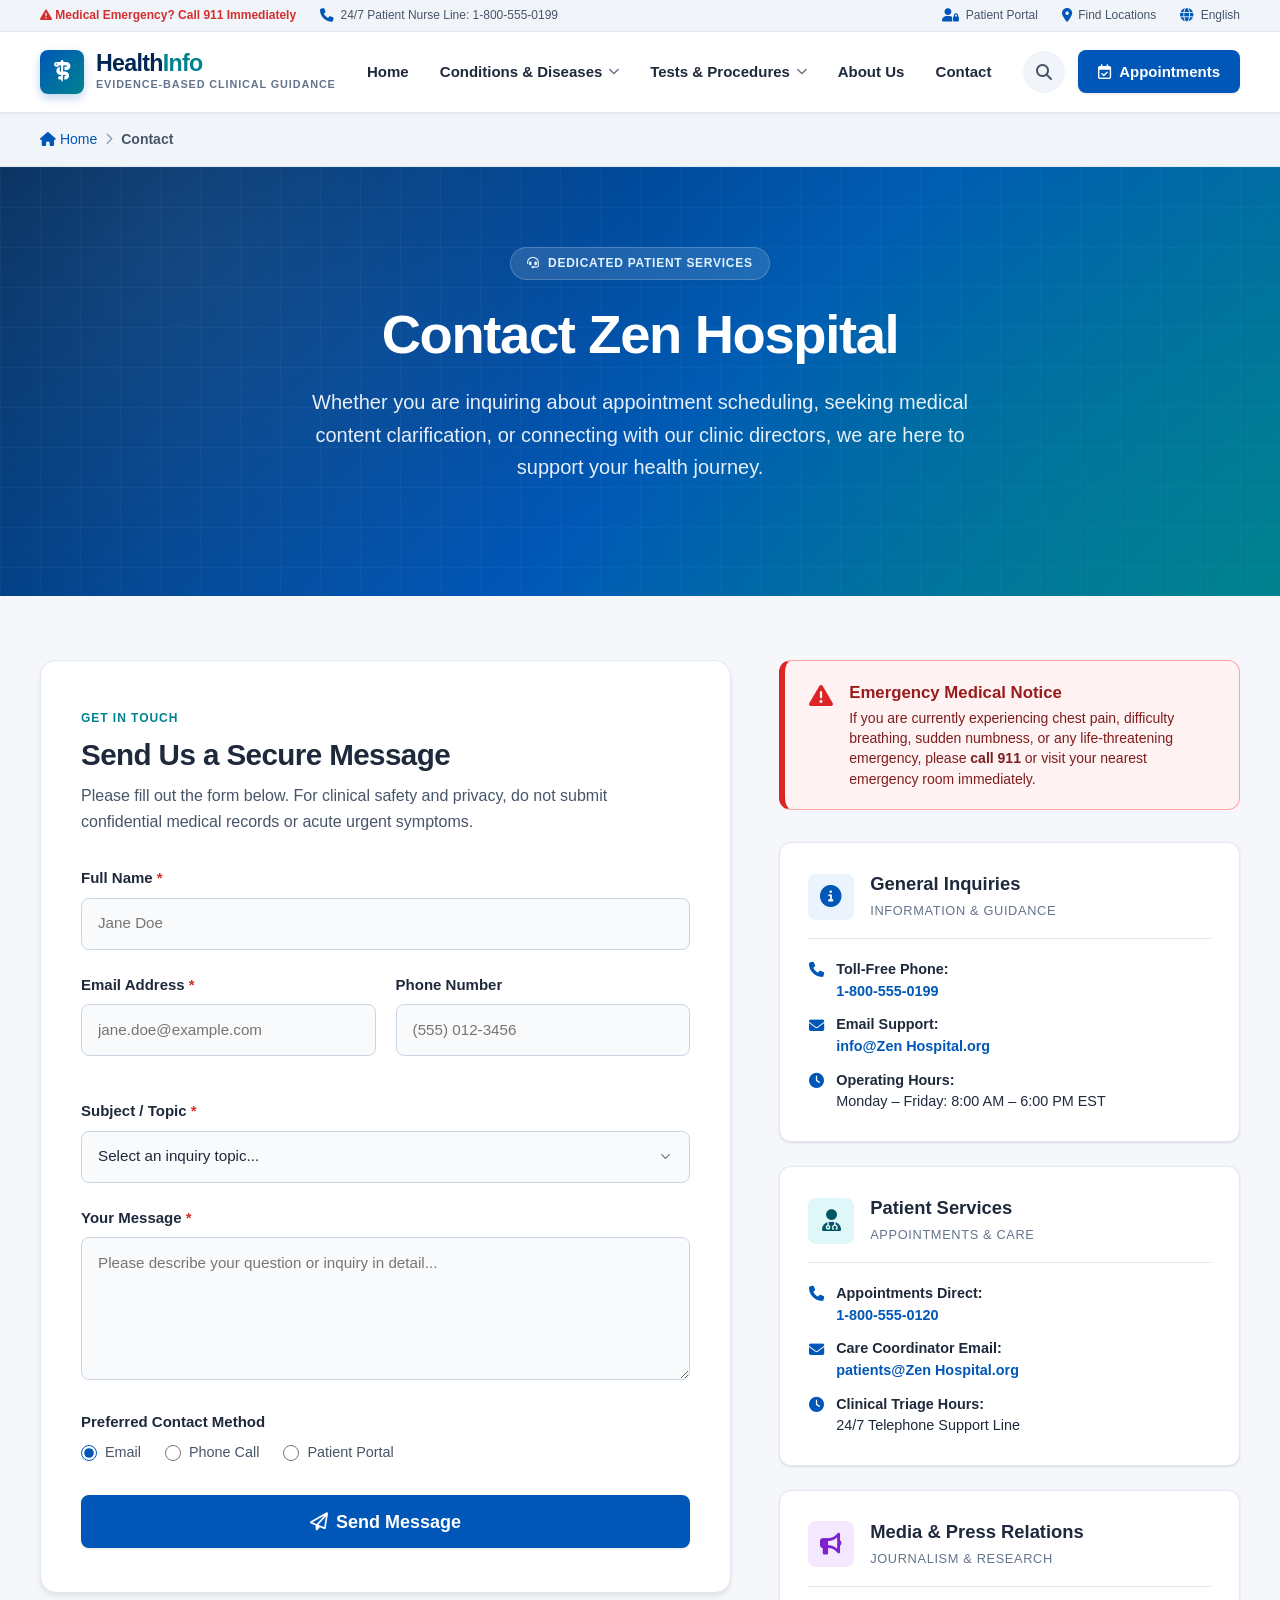
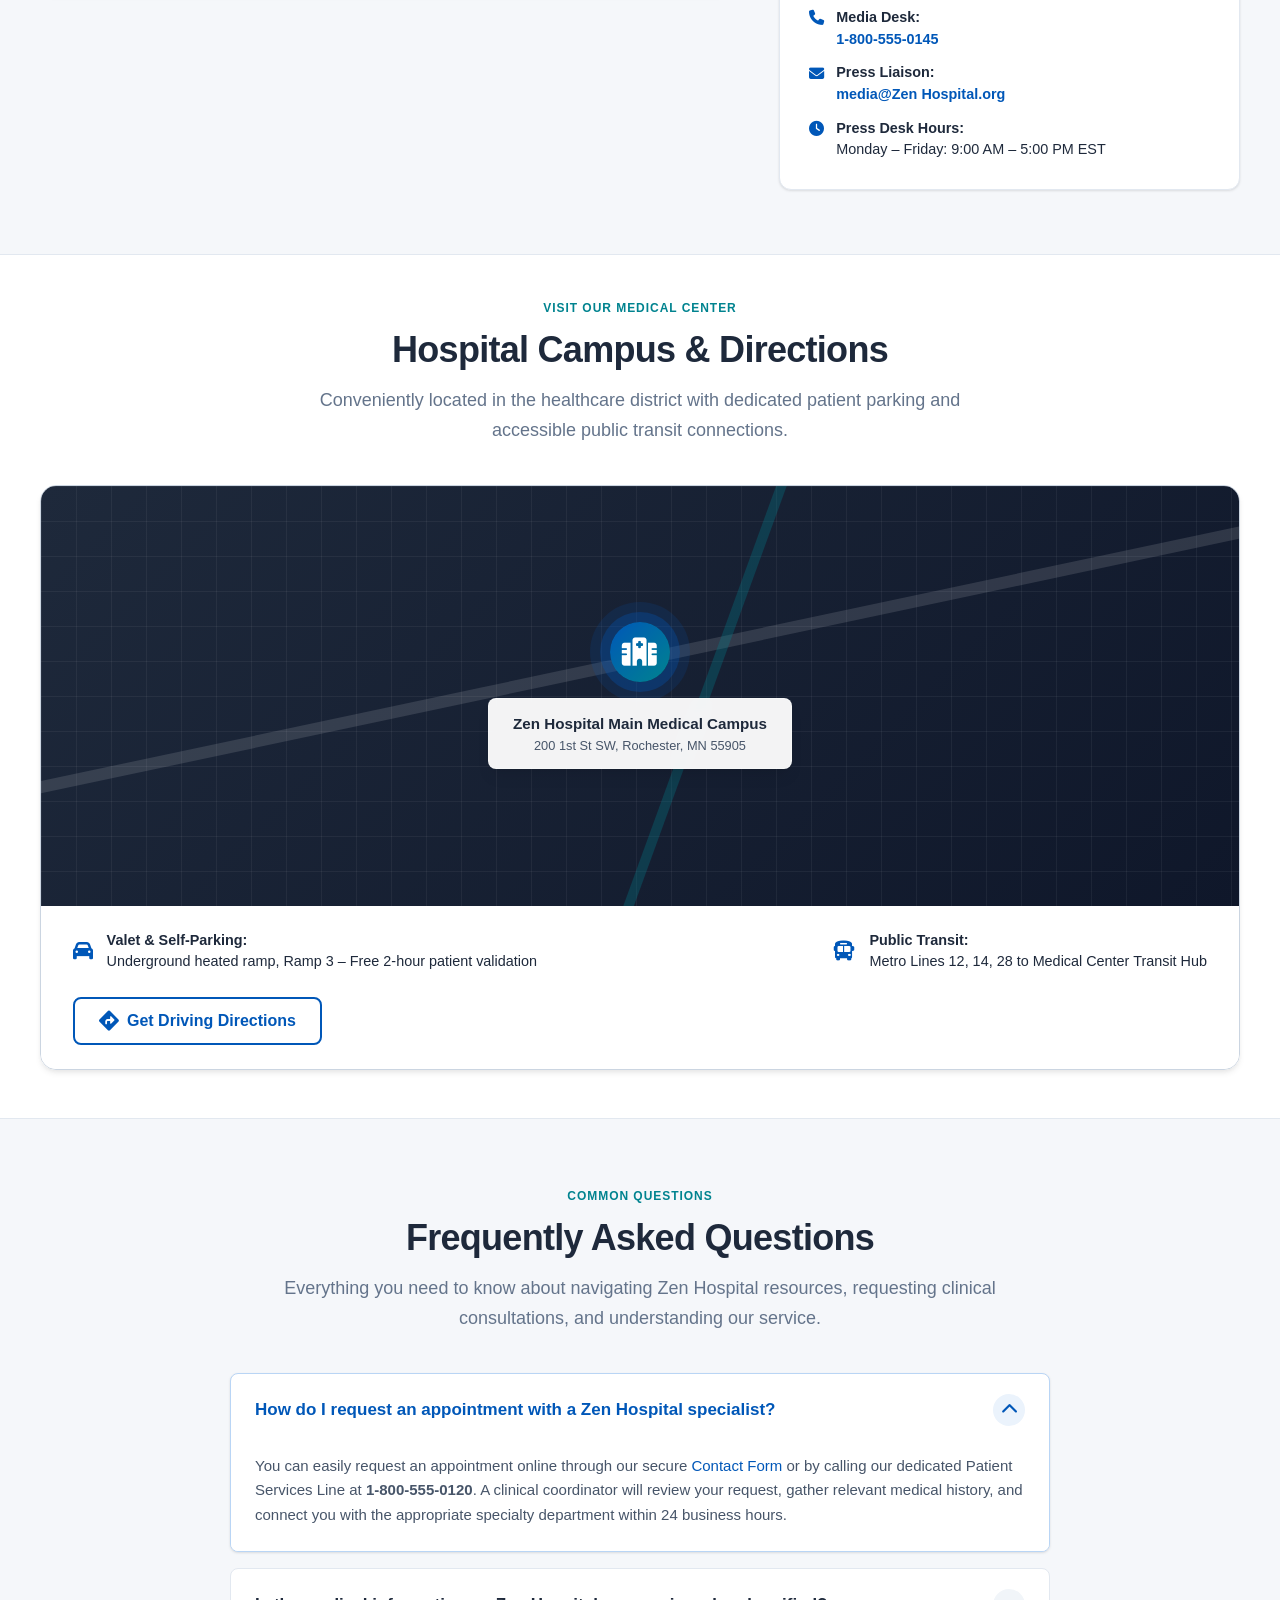
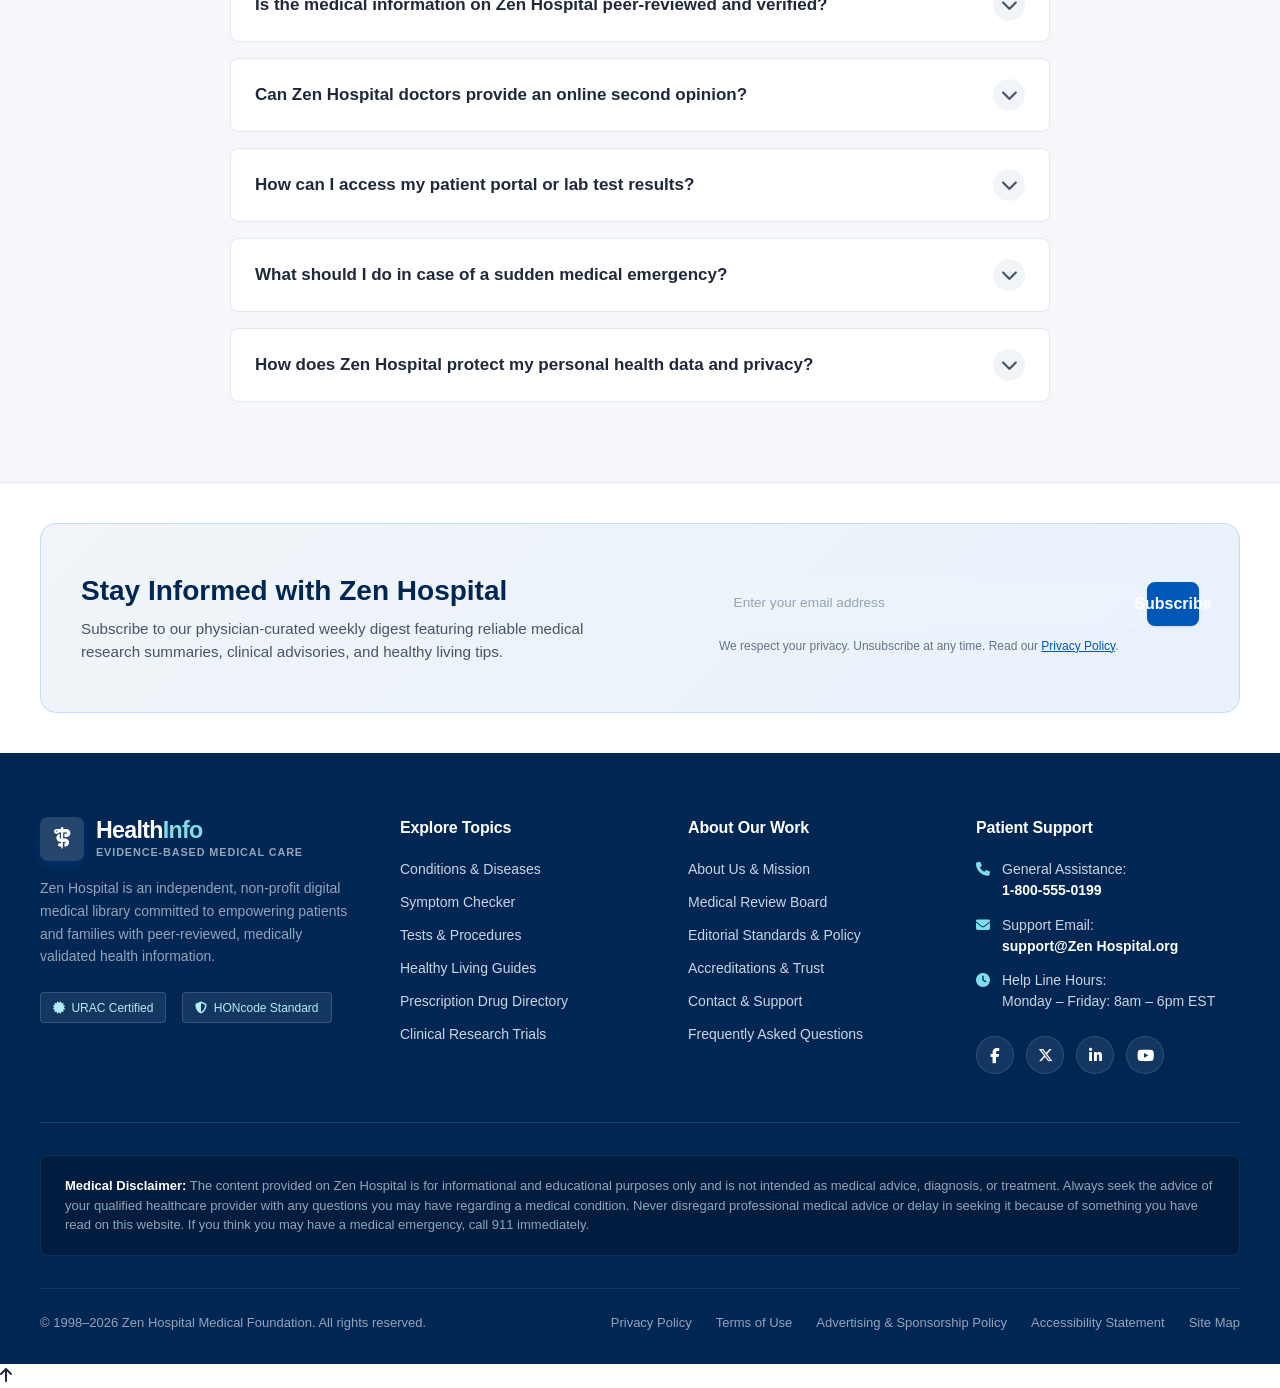
<file: contact.html>
<!DOCTYPE html>
<html lang="en">
<head>
  <meta charset="UTF-8">
  <meta name="viewport" content="width=device-width, initial-scale=1.0">
  <meta name="description" content="Get in touch with Zen Hospital. Send our patient care team a message, find clinical department contacts, locate campus maps, and view common patient FAQs.">
  <meta name="theme-color" content="#0057B8">
  <title>Contact Us — Patient Services, Inquiries &amp; Clinic Support | Zen Hospital</title>

  <!-- Google Fonts: Inter -->
  <link rel="preconnect" href="https://fonts.googleapis.com">
  <link rel="preconnect" href="https://fonts.gstatic.com" crossorigin>
  <link href="https://fonts.googleapis.com/css2?family=Inter:wght@300;400;500;600;700;800&display=swap" rel="stylesheet">

  <!-- Font Awesome Icons -->
  <link rel="stylesheet" href="https://cdnjs.cloudflare.com/ajax/libs/font-awesome/6.5.1/css/all.min.css">

  <!-- Main & Responsive CSS -->
  <link rel="stylesheet" href="css/style.css">
  <link rel="stylesheet" href="css/responsive.css">

  <style>
    /* Scoped Enhancements for Contact Us Page */
    .contact-layout-grid {
      display: grid;
      grid-template-columns: 1.2fr 0.8fr;
      gap: 3rem;
      align-items: start;
    }

    /* Form Card */
    .contact-form-card {
      background: var(--color-white);
      border: 1px solid var(--border-light);
      border-radius: var(--radius-xl);
      padding: 2.75rem 2.5rem;
      box-shadow: var(--shadow-md);
    }
    .form-group {
      margin-bottom: 1.5rem;
    }
    .form-label {
      display: block;
      font-size: 0.9375rem;
      font-weight: 600;
      color: var(--text-primary);
      margin-bottom: 0.5rem;
    }
    .form-label .required-indicator {
      color: var(--accent-coral);
    }
    .form-control, .form-select {
      width: 100%;
      padding: 0.85rem 1rem;
      font-size: 0.95rem;
      border: 1.5px solid var(--border-medium);
      border-radius: var(--radius-md);
      background-color: var(--color-gray-50);
      color: var(--text-primary);
      transition: all var(--transition-fast);
      box-sizing: border-box;
    }
    .form-control:focus, .form-select:focus {
      outline: none;
      border-color: var(--primary-blue);
      background-color: var(--color-white);
      box-shadow: 0 0 0 3px rgba(0, 87, 184, 0.15);
    }
    .form-control.is-invalid, .form-select.is-invalid {
      border-color: var(--accent-coral);
      background-color: #FFF5F5;
    }
    .field-error {
      font-size: 0.8125rem;
      color: var(--accent-coral);
      margin-top: 0.35rem;
    }
    .form-row {
      display: grid;
      grid-template-columns: 1fr 1fr;
      gap: 1.25rem;
    }

    /* Radio Group */
    .radio-group {
      display: flex;
      gap: 1.5rem;
      margin-top: 0.35rem;
    }
    .radio-label {
      display: inline-flex;
      align-items: center;
      gap: 0.5rem;
      font-size: 0.9rem;
      color: var(--text-secondary);
      cursor: pointer;
    }
    .radio-label input[type="radio"] {
      width: 16px;
      height: 16px;
      accent-color: var(--primary-blue);
    }

    /* Emergency Alert Banner */
    .emergency-alert-card {
      background: #FEF2F2;
      border: 1.5px solid #FCA5A5;
      border-left: 6px solid #DC2626;
      border-radius: var(--radius-lg);
      padding: 1.25rem 1.5rem;
      margin-bottom: 2rem;
      display: flex;
      align-items: flex-start;
      gap: 1rem;
    }
    .emergency-alert-card i {
      color: #DC2626;
      font-size: 1.5rem;
      margin-top: 2px;
      flex-shrink: 0;
    }
    .emergency-alert-card h4 {
      color: #991B1B;
      font-size: 1.05rem;
      margin-bottom: 0.25rem;
      font-weight: 700;
    }
    .emergency-alert-card p {
      color: #7F1D1D;
      font-size: 0.875rem;
      line-height: 1.45;
      margin: 0;
    }

    /* Contact Info Cards (Right Column) */
    .contact-cards-stack {
      display: flex;
      flex-direction: column;
      gap: 1.5rem;
    }
    .contact-info-card {
      background: var(--color-white);
      border: 1px solid var(--border-light);
      border-radius: var(--radius-lg);
      padding: 1.75rem;
      box-shadow: var(--shadow-sm);
      transition: all var(--transition-normal);
      position: relative;
      overflow: hidden;
    }
    .contact-info-card:hover {
      box-shadow: var(--shadow-hover);
      border-color: #B9D5F5;
      transform: translateY(-2px);
    }
    .contact-card-header {
      display: flex;
      align-items: center;
      gap: 1rem;
      margin-bottom: 1.25rem;
      padding-bottom: 1rem;
      border-bottom: 1px solid var(--border-light);
    }
    .contact-card-icon {
      width: 46px;
      height: 46px;
      border-radius: var(--radius-md);
      display: flex;
      align-items: center;
      justify-content: center;
      font-size: 1.35rem;
      flex-shrink: 0;
    }
    .icon-blue { background: var(--primary-blue-light); color: var(--primary-blue); }
    .icon-teal { background: var(--secondary-teal-light); color: var(--secondary-teal-dark); }
    .icon-purple { background: #F3E8FF; color: #7E22CE; }

    .contact-card-title {
      font-size: 1.15rem;
      font-weight: 700;
      color: var(--text-primary);
      margin: 0 0 2px 0;
    }
    .contact-card-subtitle {
      font-size: 0.8rem;
      color: var(--text-muted);
      text-transform: uppercase;
      letter-spacing: 0.05em;
    }
    .contact-row-item {
      display: flex;
      align-items: flex-start;
      gap: 0.75rem;
      margin-bottom: 0.75rem;
      font-size: 0.9rem;
    }
    .contact-row-item:last-child {
      margin-bottom: 0;
    }
    .contact-row-item i {
      color: var(--primary-blue);
      font-size: 0.95rem;
      margin-top: 0.2rem;
      width: 16px;
      text-align: center;
      flex-shrink: 0;
    }
    .contact-row-item a {
      color: var(--primary-blue);
      font-weight: 600;
    }

    /* Map Placeholder Section */
    .map-section {
      background-color: var(--color-white);
      border-top: 1px solid var(--border-light);
      border-bottom: 1px solid var(--border-light);
    }
    .map-container-box {
      border-radius: var(--radius-xl);
      overflow: hidden;
      border: 1px solid var(--border-medium);
      box-shadow: var(--shadow-md);
      position: relative;
    }
    .map-visual-placeholder {
      height: 420px;
      background: linear-gradient(135deg, #1E293B 0%, #0F172A 100%);
      position: relative;
      display: flex;
      align-items: center;
      justify-content: center;
      overflow: hidden;
    }
    /* Simulated map grid lines */
    .map-grid-layer {
      position: absolute;
      top: 0; left: 0; right: 0; bottom: 0;
      background-image: 
        linear-gradient(rgba(255, 255, 255, 0.05) 1px, transparent 1px),
        linear-gradient(90deg, rgba(255, 255, 255, 0.05) 1px, transparent 1px);
      background-size: 35px 35px;
      pointer-events: none;
    }
    /* Stylized map road networks */
    .map-road-1 {
      position: absolute;
      height: 12px;
      width: 140%;
      background: rgba(255, 255, 255, 0.12);
      top: 40%;
      left: -20%;
      transform: rotate(-12deg);
    }
    .map-road-2 {
      position: absolute;
      width: 10px;
      height: 140%;
      background: rgba(0, 131, 143, 0.3);
      top: -20%;
      left: 55%;
      transform: rotate(20deg);
    }
    .map-pin-pulse {
      position: relative;
      z-index: 5;
      text-align: center;
      display: flex;
      flex-direction: column;
      align-items: center;
    }
    .map-pin-icon {
      width: 60px;
      height: 60px;
      background: linear-gradient(135deg, var(--primary-blue), var(--secondary-teal));
      color: var(--color-white);
      border-radius: var(--radius-full);
      display: flex;
      align-items: center;
      justify-content: center;
      font-size: 1.75rem;
      box-shadow: 0 0 0 10px rgba(0, 87, 184, 0.3), 0 0 0 20px rgba(0, 87, 184, 0.15);
      animation: pulse 2.5s infinite;
    }
    @keyframes pulse {
      0% { box-shadow: 0 0 0 0 rgba(0, 87, 184, 0.5), 0 0 0 10px rgba(0, 87, 184, 0.2); }
      70% { box-shadow: 0 0 0 16px rgba(0, 87, 184, 0), 0 0 0 30px rgba(0, 87, 184, 0); }
      100% { box-shadow: 0 0 0 0 rgba(0, 87, 184, 0), 0 0 0 0 rgba(0, 87, 184, 0); }
    }
    .map-pin-card {
      margin-top: 1rem;
      background: rgba(255, 255, 255, 0.95);
      backdrop-filter: blur(8px);
      padding: 0.85rem 1.5rem;
      border-radius: var(--radius-md);
      box-shadow: var(--shadow-lg);
      color: var(--text-primary);
      font-weight: 700;
      font-size: 0.95rem;
      border: 1px solid rgba(255, 255, 255, 0.3);
    }
    .map-pin-card span {
      display: block;
      font-size: 0.8rem;
      font-weight: 400;
      color: var(--text-secondary);
    }
    .map-info-bar {
      background: var(--color-white);
      padding: 1.5rem 2rem;
      display: flex;
      align-items: center;
      justify-content: space-between;
      gap: 1.5rem;
      flex-wrap: wrap;
    }
    .map-info-item {
      display: flex;
      align-items: center;
      gap: 0.85rem;
      font-size: 0.9rem;
    }
    .map-info-item i {
      color: var(--primary-blue);
      font-size: 1.25rem;
    }

    /* Responsive adjustments */
    @media (max-width: 1023px) {
      .contact-layout-grid {
        grid-template-columns: 1fr;
        gap: 2.5rem;
      }
      .form-row {
        grid-template-columns: 1fr;
      }
      .map-info-bar {
        flex-direction: column;
        align-items: flex-start;
      }
    }
    @media (max-width: 767px) {
      .contact-form-card {
        padding: 2rem 1.5rem;
      }
      .radio-group {
        flex-direction: column;
        gap: 0.75rem;
      }
    }
  </style>
</head>
<body>
  <!-- Accessibility Skip Link -->
  <a href="#main-content" class="skip-link">Skip to main content</a>

  <!-- Top Emergency / Utility Bar -->
  <aside class="top-utility-bar" aria-label="Utility navigation and emergency hotline">
    <div class="container top-utility-inner">
      <div class="top-utility-left">
        <span class="emergency-notice"><i class="fa-solid fa-triangle-exclamation" aria-hidden="true"></i> Medical Emergency? Call <strong>911</strong> Immediately</span>
        <a href="tel:18005550199" class="top-utility-link"><i class="fa-solid fa-phone" aria-hidden="true"></i> 24/7 Patient Nurse Line: 1-800-555-0199</a>
      </div>
      <div class="top-utility-right">
        <a href="#patient-portal" class="top-utility-link"><i class="fa-solid fa-user-lock" aria-hidden="true"></i> Patient Portal</a>
        <a href="contact.html" class="top-utility-link"><i class="fa-solid fa-location-dot" aria-hidden="true"></i> Find Locations</a>
        <span class="top-utility-link"><i class="fa-solid fa-globe" aria-hidden="true"></i> English</span>
      </div>
    </div>
  </aside>

  <!-- Main Sticky Header -->
  <header class="main-header site-header" id="siteHeader">
    <div class="container header-container">
      <!-- Brand Logo -->
      <a href="index.html" class="site-logo" aria-label="Zen Hospital Home">
        <div class="logo-icon-wrap">
          <i class="fa-solid fa-staff-snake" aria-hidden="true"></i>
        </div>
        <div class="logo-text-group">
          <span class="logo-brand">Health<span>Info</span></span>
          <span class="logo-tagline">Evidence-Based Clinical Guidance</span>
        </div>
      </a>

      <!-- Main Navigation -->
      <nav class="main-nav" id="mainNav" aria-label="Primary Navigation">
        <ul class="nav-list">
          <li class="nav-item">
            <a href="index.html" class="nav-link">Home</a>
          </li>

          <!-- Mega Menu 1: Conditions & Diseases -->
          <li class="nav-item has-mega-menu">
            <a href="#conditions" class="nav-link" aria-expanded="false" aria-haspopup="true">
              Conditions &amp; Diseases <i class="fa-solid fa-chevron-down" aria-hidden="true"></i>
            </a>
            <div class="mega-menu" role="region" aria-label="Conditions & Diseases Submenu">
              <div class="mega-menu-grid">
                <div class="mega-menu-column">
                  <h4>Common Specialties</h4>
                  <ul class="mega-menu-list">
                    <li><a href="#cardiology"><i class="fa-solid fa-heart-pulse"></i> Cardiology &amp; Vascular</a></li>
                    <li><a href="#oncology"><i class="fa-solid fa-dna"></i> Oncology &amp; Cancer Care</a></li>
                    <li><a href="#neurology"><i class="fa-solid fa-brain"></i> Neurology &amp; Brain Health</a></li>
                    <li><a href="#endocrinology"><i class="fa-solid fa-droplet"></i> Diabetes &amp; Endocrine</a></li>
                    <li><a href="#pulmonology"><i class="fa-solid fa-lungs"></i> Pulmonary &amp; Respiratory</a></li>
                  </ul>
                </div>
                <div class="mega-menu-column">
                  <h4>Clinical Programs</h4>
                  <ul class="mega-menu-list">
                    <li><a href="#pediatrics"><i class="fa-solid fa-baby"></i> Pediatrics &amp; Adolescent Care</a></li>
                    <li><a href="#orthopedics"><i class="fa-solid fa-bone"></i> Orthopedics &amp; Sports Rehab</a></li>
                    <li><a href="#digestive"><i class="fa-solid fa-utensils"></i> Gastroenterology &amp; GI Health</a></li>
                    <li><a href="#mental"><i class="fa-solid fa-head-side-virus"></i> Psychiatry &amp; Mental Health</a></li>
                    <li><a href="#surgery"><i class="fa-solid fa-stethoscope"></i> Minimally Invasive Surgery</a></li>
                  </ul>
                </div>
                <div class="mega-menu-column">
                  <div class="mega-menu-featured">
                    <span class="badge badge-teal mb-2">Featured Guide</span>
                    <h5>Evidence-Based Symptom Checker</h5>
                    <p>Evaluate your symptoms through clinically-validated algorithmic triage.</p>
                    <a href="#symptom-checker" class="btn btn-sm btn-primary">Start Evaluation</a>
                  </div>
                </div>
              </div>
            </div>
          </li>

          <!-- Mega Menu 2: Symptoms & Procedures -->
          <li class="nav-item has-mega-menu">
            <a href="#procedures" class="nav-link" aria-expanded="false" aria-haspopup="true">
              Tests &amp; Procedures <i class="fa-solid fa-chevron-down" aria-hidden="true"></i>
            </a>
            <div class="mega-menu" role="region" aria-label="Tests & Procedures Submenu">
              <div class="mega-menu-grid">
                <div class="mega-menu-column">
                  <h4>Diagnostic Imaging</h4>
                  <ul class="mega-menu-list">
                    <li><a href="#mri"><i class="fa-solid fa-circle-dot"></i> MRI &amp; CT Scans</a></li>
                    <li><a href="#ultrasound"><i class="fa-solid fa-wave-square"></i> Ultrasound &amp; Doppler</a></li>
                    <li><a href="#xray"><i class="fa-solid fa-x-ray"></i> Digital X-Ray Imaging</a></li>
                    <li><a href="#pet"><i class="fa-solid fa-atom"></i> PET-CT Oncology Scans</a></li>
                  </ul>
                </div>
                <div class="mega-menu-column">
                  <h4>Laboratory &amp; Biopsies</h4>
                  <ul class="mega-menu-list">
                    <li><a href="#blood"><i class="fa-solid fa-vial"></i> Comprehensive Blood Panels</a></li>
                    <li><a href="#genetic"><i class="fa-solid fa-dna"></i> Genomic Risk Screening</a></li>
                    <li><a href="#cardiac"><i class="fa-solid fa-heart-pulse"></i> Stress Tests &amp; Echo</a></li>
                    <li><a href="#endoscopy"><i class="fa-solid fa-magnifying-glass-plus"></i> Endoscopy &amp; Colonoscopy</a></li>
                  </ul>
                </div>
                <div class="mega-menu-column">
                  <div class="mega-menu-featured">
                    <span class="badge badge-blue mb-2">Patient Resource</span>
                    <h5>Preparing for Your Procedure</h5>
                    <p>Pre-operative checklists, fasting requirements, and recovery guides.</p>
                    <a href="#prep-guide" class="btn btn-sm btn-outline">Read Patient Guides</a>
                  </div>
                </div>
              </div>
            </div>
          </li>

          <li class="nav-item">
            <a href="about.html" class="nav-link">About Us</a>
          </li>

          <li class="nav-item">
            <a href="contact.html" class="nav-link active" aria-current="page">Contact</a>
          </li>
        </ul>
      </nav>

      <!-- Header Actions -->
      <div class="header-actions">
        <!-- Search Trigger Button -->
        <button class="header-search-toggle" id="searchToggle" aria-label="Open clinical search bar" title="Search medical articles">
          <i class="fa-solid fa-magnifying-glass" aria-hidden="true"></i>
        </button>

        <!-- Request Appointment CTA -->
        <a href="#contact-form" class="btn-appointment" role="button">
          <i class="fa-regular fa-calendar-check" aria-hidden="true"></i>
          <span>Appointments</span>
        </a>

        <!-- Mobile Hamburger Toggle -->
        <button class="mobile-menu-toggle" id="mobileMenuToggle" aria-label="Toggle navigation menu" aria-expanded="false" aria-controls="mainNav">
          <i class="fa-solid fa-bars" aria-hidden="true"></i>
        </button>
      </div>
    </div>

    <!-- Expandable Search Bar Drawer -->
    <div class="header-search-bar-drawer" id="searchDrawer" aria-hidden="true">
      <div class="container">
        <form class="header-search-form" id="headerSearchForm" role="search">
          <div class="header-search-input-wrap">
            <i class="fa-solid fa-magnifying-glass" aria-hidden="true"></i>
            <input type="search" class="header-search-input" id="headerSearchInput" placeholder="Search diseases, conditions, symptoms, clinical procedures..." aria-label="Search Zen Hospital">
          </div>
          <button type="submit" class="btn btn-primary">Search</button>
          <button type="button" class="btn btn-outline search-close" id="searchClose" aria-label="Close search bar">
            <i class="fa-solid fa-xmark" aria-hidden="true"></i>
          </button>
        </form>
      </div>
    </div>
  </header>

  <!-- Mobile Backdrop Overlay -->
  <div class="nav-backdrop" id="navBackdrop" aria-hidden="true"></div>

  <!-- Breadcrumb Navigation -->
  <nav class="breadcrumb-nav" aria-label="Breadcrumb navigation">
    <div class="container">
      <ol class="breadcrumb-list">
        <li class="breadcrumb-item">
          <a href="index.html"><i class="fa-solid fa-house" aria-hidden="true"></i> Home</a>
        </li>
        <li class="breadcrumb-separator" aria-hidden="true">
          <i class="fa-solid fa-chevron-right"></i>
        </li>
        <li class="breadcrumb-item active" aria-current="page">Contact</li>
      </ol>
    </div>
  </nav>

  <!-- Main Content -->
  <main id="main-content">

    <!-- Hero Section -->
    <section class="hero-section text-center" aria-labelledby="contactHeroTitle">
      <div class="container">
        <div class="hero-content">
          <div class="hero-trust-badge">
            <i class="fa-solid fa-headset" aria-hidden="true"></i> Dedicated Patient Services
          </div>
          <h1 class="hero-title" id="contactHeroTitle">Contact Zen Hospital</h1>
          <p class="hero-subtitle">
            Whether you are inquiring about appointment scheduling, seeking medical content clarification, or connecting with our clinic directors, we are here to support your health journey.
          </p>
        </div>
      </div>
    </section>

    <!-- Two-Column Contact Section -->
    <section class="section-padding bg-light" aria-labelledby="contactFormHeading">
      <div class="container">
        <div class="contact-layout-grid">
          
          <!-- Left Column: Contact Form -->
          <div class="contact-form-column">
            <div class="contact-form-card" id="contact-form">
              <span class="section-eyebrow">Get in Touch</span>
              <h2 class="section-title" id="contactFormHeading" style="font-size: 1.85rem; margin-bottom: 0.5rem;">Send Us a Secure Message</h2>
              <p style="margin-bottom: 2rem;">Please fill out the form below. For clinical safety and privacy, do not submit confidential medical records or acute urgent symptoms.</p>

              <form id="contactForm" class="contact-form" novalidate data-validate>
                <!-- Name Field -->
                <div class="form-group">
                  <label for="contactName" class="form-label">Full Name <span class="required-indicator">*</span></label>
                  <input type="text" id="contactName" name="name" class="form-control" placeholder="Jane Doe" required aria-required="true">
                </div>

                <!-- Email & Phone Row -->
                <div class="form-row">
                  <div class="form-group">
                    <label for="contactEmail" class="form-label">Email Address <span class="required-indicator">*</span></label>
                    <input type="email" id="contactEmail" name="email" class="form-control" placeholder="jane.doe@example.com" required aria-required="true">
                  </div>
                  <div class="form-group">
                    <label for="contactPhone" class="form-label">Phone Number</label>
                    <input type="tel" id="contactPhone" name="phone" class="form-control" placeholder="(555) 012-3456">
                  </div>
                </div>

                <!-- Subject Select -->
                <div class="form-group">
                  <label for="contactSubject" class="form-label">Subject / Topic <span class="required-indicator">*</span></label>
                  <select id="contactSubject" name="subject" class="form-select" required aria-required="true">
                    <option value="" disabled selected>Select an inquiry topic...</option>
                    <option value="general">General Inquiries &amp; Information</option>
                    <option value="appointments">Patient Appointment Scheduling</option>
                    <option value="editorial">Medical Content &amp; Editorial Feedback</option>
                    <option value="records">Medical Records &amp; Patient Portal Support</option>
                    <option value="media">Press &amp; Media Relations</option>
                    <option value="partnership">Clinical Research &amp; Partnerships</option>
                  </select>
                </div>

                <!-- Message Textarea -->
                <div class="form-group">
                  <label for="contactMessage" class="form-label">Your Message <span class="required-indicator">*</span></label>
                  <textarea id="contactMessage" name="message" rows="5" class="form-control" placeholder="Please describe your question or inquiry in detail..." required aria-required="true"></textarea>
                </div>

                <!-- Preferred Contact Method -->
                <div class="form-group">
                  <label class="form-label">Preferred Contact Method</label>
                  <div class="radio-group">
                    <label class="radio-label">
                      <input type="radio" name="contactMethod" value="email" checked>
                      <span>Email</span>
                    </label>
                    <label class="radio-label">
                      <input type="radio" name="contactMethod" value="phone">
                      <span>Phone Call</span>
                    </label>
                    <label class="radio-label">
                      <input type="radio" name="contactMethod" value="portal">
                      <span>Patient Portal</span>
                    </label>
                  </div>
                </div>

                <!-- Submit Button -->
                <div style="margin-top: 2rem;">
                  <button type="submit" class="btn btn-primary btn-lg" style="width: 100%;">
                    <i class="fa-regular fa-paper-plane" aria-hidden="true"></i>
                    <span>Send Message</span>
                  </button>
                </div>
              </form>
            </div>
          </div>

          <!-- Right Column: Contact Info Cards & Emergency Alert -->
          <div class="contact-info-column">
            
            <!-- Critical Emergency Callout -->
            <div class="emergency-alert-card" role="alert">
              <i class="fa-solid fa-triangle-exclamation" aria-hidden="true"></i>
              <div>
                <h4>Emergency Medical Notice</h4>
                <p>If you are currently experiencing chest pain, difficulty breathing, sudden numbness, or any life-threatening emergency, please <strong>call 911</strong> or visit your nearest emergency room immediately.</p>
              </div>
            </div>

            <div class="contact-cards-stack">
              <!-- Card 1: General Inquiries -->
              <article class="contact-info-card">
                <div class="contact-card-header">
                  <div class="contact-card-icon icon-blue">
                    <i class="fa-solid fa-circle-info" aria-hidden="true"></i>
                  </div>
                  <div>
                    <h3 class="contact-card-title">General Inquiries</h3>
                    <span class="contact-card-subtitle">Information &amp; Guidance</span>
                  </div>
                </div>
                <div class="contact-row-item">
                  <i class="fa-solid fa-phone" aria-hidden="true"></i>
                  <div>
                    <strong>Toll-Free Phone:</strong><br>
                    <a href="tel:18005550199">1-800-555-0199</a>
                  </div>
                </div>
                <div class="contact-row-item">
                  <i class="fa-solid fa-envelope" aria-hidden="true"></i>
                  <div>
                    <strong>Email Support:</strong><br>
                    <a href="mailto:info@Zen Hospital.org">info@Zen Hospital.org</a>
                  </div>
                </div>
                <div class="contact-row-item">
                  <i class="fa-solid fa-clock" aria-hidden="true"></i>
                  <div>
                    <strong>Operating Hours:</strong><br>
                    <span>Monday &ndash; Friday: 8:00 AM &ndash; 6:00 PM EST</span>
                  </div>
                </div>
              </article>

              <!-- Card 2: Patient Services -->
              <article class="contact-info-card">
                <div class="contact-card-header">
                  <div class="contact-card-icon icon-teal">
                    <i class="fa-solid fa-user-doctor" aria-hidden="true"></i>
                  </div>
                  <div>
                    <h3 class="contact-card-title">Patient Services</h3>
                    <span class="contact-card-subtitle">Appointments &amp; Care</span>
                  </div>
                </div>
                <div class="contact-row-item">
                  <i class="fa-solid fa-phone" aria-hidden="true"></i>
                  <div>
                    <strong>Appointments Direct:</strong><br>
                    <a href="tel:18005550120">1-800-555-0120</a>
                  </div>
                </div>
                <div class="contact-row-item">
                  <i class="fa-solid fa-envelope" aria-hidden="true"></i>
                  <div>
                    <strong>Care Coordinator Email:</strong><br>
                    <a href="mailto:patients@Zen Hospital.org">patients@Zen Hospital.org</a>
                  </div>
                </div>
                <div class="contact-row-item">
                  <i class="fa-solid fa-clock" aria-hidden="true"></i>
                  <div>
                    <strong>Clinical Triage Hours:</strong><br>
                    <span>24/7 Telephone Support Line</span>
                  </div>
                </div>
              </article>

              <!-- Card 3: Media Relations -->
              <article class="contact-info-card">
                <div class="contact-card-header">
                  <div class="contact-card-icon icon-purple">
                    <i class="fa-solid fa-bullhorn" aria-hidden="true"></i>
                  </div>
                  <div>
                    <h3 class="contact-card-title">Media &amp; Press Relations</h3>
                    <span class="contact-card-subtitle">Journalism &amp; Research</span>
                  </div>
                </div>
                <div class="contact-row-item">
                  <i class="fa-solid fa-phone" aria-hidden="true"></i>
                  <div>
                    <strong>Media Desk:</strong><br>
                    <a href="tel:18005550145">1-800-555-0145</a>
                  </div>
                </div>
                <div class="contact-row-item">
                  <i class="fa-solid fa-envelope" aria-hidden="true"></i>
                  <div>
                    <strong>Press Liaison:</strong><br>
                    <a href="mailto:media@Zen Hospital.org">media@Zen Hospital.org</a>
                  </div>
                </div>
                <div class="contact-row-item">
                  <i class="fa-solid fa-clock" aria-hidden="true"></i>
                  <div>
                    <strong>Press Desk Hours:</strong><br>
                    <span>Monday &ndash; Friday: 9:00 AM &ndash; 5:00 PM EST</span>
                  </div>
                </div>
              </article>
            </div>
          </div>

        </div>
      </div>
    </section>

    <!-- Map Placeholder Section -->
    <section class="section-padding bg-white map-section" aria-labelledby="mapHeading">
      <div class="container">
        <div class="section-header text-center">
          <span class="section-eyebrow">Visit Our Medical Center</span>
          <h2 class="section-title" id="mapHeading">Hospital Campus &amp; Directions</h2>
          <p class="section-subtitle">Conveniently located in the healthcare district with dedicated patient parking and accessible public transit connections.</p>
        </div>

        <div class="map-container-box">
          <div class="map-visual-placeholder" role="img" aria-label="Simulated hospital campus location map with pin">
            <div class="map-grid-layer" aria-hidden="true"></div>
            <div class="map-road-1" aria-hidden="true"></div>
            <div class="map-road-2" aria-hidden="true"></div>
            
            <div class="map-pin-pulse">
              <div class="map-pin-icon">
                <i class="fa-solid fa-hospital" aria-hidden="true"></i>
              </div>
              <div class="map-pin-card">
                Zen Hospital Main Medical Campus
                <span>200 1st St SW, Rochester, MN 55905</span>
              </div>
            </div>
          </div>

          <div class="map-info-bar">
            <div class="map-info-item">
              <i class="fa-solid fa-car" aria-hidden="true"></i>
              <div>
                <strong>Valet &amp; Self-Parking:</strong>
                <div>Underground heated ramp, Ramp 3 &ndash; Free 2-hour patient validation</div>
              </div>
            </div>
            <div class="map-info-item">
              <i class="fa-solid fa-bus" aria-hidden="true"></i>
              <div>
                <strong>Public Transit:</strong>
                <div>Metro Lines 12, 14, 28 to Medical Center Transit Hub</div>
              </div>
            </div>
            <div class="map-info-item">
              <a href="https://maps.google.com" target="_blank" rel="noopener noreferrer" class="btn btn-outline">
                <i class="fa-solid fa-diamond-turn-right" aria-hidden="true"></i>
                <span>Get Driving Directions</span>
              </a>
            </div>
          </div>
        </div>
      </div>
    </section>

    <!-- FAQ Accordion Section (6 Questions & Answers) -->
    <section class="section-padding bg-light accordion-section" id="faq" aria-labelledby="faqHeading">
      <div class="container">
        <div class="section-header text-center">
          <span class="section-eyebrow">Common Questions</span>
          <h2 class="section-title" id="faqHeading">Frequently Asked Questions</h2>
          <p class="section-subtitle">Everything you need to know about navigating Zen Hospital resources, requesting clinical consultations, and understanding our service.</p>
        </div>

        <div class="accordion-container faq-accordion" data-accordion-group>
          
          <!-- FAQ 1 -->
          <div class="accordion-item active">
            <button class="accordion-header" id="faqBtn1" aria-expanded="true" aria-controls="faqPanel1">
              <span>How do I request an appointment with a Zen Hospital specialist?</span>
              <div class="accordion-icon-wrap">
                <i class="fa-solid fa-chevron-down" aria-hidden="true"></i>
              </div>
            </button>
            <div class="accordion-body" id="faqPanel1" role="region" aria-labelledby="faqBtn1">
              <p>
                You can easily request an appointment online through our secure <a href="#contact-form">Contact Form</a> or by calling our dedicated Patient Services Line at <strong>1-800-555-0120</strong>. A clinical coordinator will review your request, gather relevant medical history, and connect you with the appropriate specialty department within 24 business hours.
              </p>
            </div>
          </div>

          <!-- FAQ 2 -->
          <div class="accordion-item">
            <button class="accordion-header" id="faqBtn2" aria-expanded="false" aria-controls="faqPanel2">
              <span>Is the medical information on Zen Hospital peer-reviewed and verified?</span>
              <div class="accordion-icon-wrap">
                <i class="fa-solid fa-chevron-down" aria-hidden="true"></i>
              </div>
            </button>
            <div class="accordion-body" id="faqPanel2" role="region" aria-labelledby="faqBtn2">
              <p>
                Yes. Every clinical condition profile, procedure overview, and therapeutic guideline published on Zen Hospital is authored by certified medical writers and rigorously peer-reviewed by our Board of Medical Reviewers. We require all content to adhere to gold-standard clinical trials, CDC/WHO advisories, and certified clinical literature.
              </p>
            </div>
          </div>

          <!-- FAQ 3 -->
          <div class="accordion-item">
            <button class="accordion-header" id="faqBtn3" aria-expanded="false" aria-controls="faqPanel3">
              <span>Can Zen Hospital doctors provide an online second opinion?</span>
              <div class="accordion-icon-wrap">
                <i class="fa-solid fa-chevron-down" aria-hidden="true"></i>
              </div>
            </button>
            <div class="accordion-body" id="faqPanel3" role="region" aria-labelledby="faqBtn3">
              <p>
                Yes, our medical center offers structured remote second opinions for complex or rare diagnoses. Through our secure Telehealth Portal, you or your attending physician can upload diagnostic scans, pathology reports, and clinical records for multidisciplinary review by our subspecialty boards.
              </p>
            </div>
          </div>

          <!-- FAQ 4 -->
          <div class="accordion-item">
            <button class="accordion-header" id="faqBtn4" aria-expanded="false" aria-controls="faqPanel4">
              <span>How can I access my patient portal or lab test results?</span>
              <div class="accordion-icon-wrap">
                <i class="fa-solid fa-chevron-down" aria-hidden="true"></i>
              </div>
            </button>
            <div class="accordion-body" id="faqPanel4" role="region" aria-labelledby="faqBtn4">
              <p>
                Patients can securely log into our 24/7 Patient Portal by clicking the “Patient Portal” link in the top utility bar or visiting <code>portal.Zen Hospital.org</code>. The portal provides real-time access to laboratory diagnostics, physician clinical notes, prescription renewals, and upcoming appointment schedules.
              </p>
            </div>
          </div>

          <!-- FAQ 5 -->
          <div class="accordion-item">
            <button class="accordion-header" id="faqBtn5" aria-expanded="false" aria-controls="faqPanel5">
              <span>What should I do in case of a sudden medical emergency?</span>
              <div class="accordion-icon-wrap">
                <i class="fa-solid fa-chevron-down" aria-hidden="true"></i>
              </div>
            </button>
            <div class="accordion-body" id="faqPanel5" role="region" aria-labelledby="faqBtn5">
              <p>
                Zen Hospital’s digital website and email inquiry forms are <strong>not designed for acute emergency situations</strong>. If you or someone around you is suffering from severe shortness of breath, symptoms of stroke (face drooping, arm weakness, speech difficulty), chest pressure, or heavy trauma, immediately call <strong>911</strong> or proceed to the nearest emergency room.
              </p>
            </div>
          </div>

          <!-- FAQ 6 -->
          <div class="accordion-item">
            <button class="accordion-header" id="faqBtn6" aria-expanded="false" aria-controls="faqPanel6">
              <span>How does Zen Hospital protect my personal health data and privacy?</span>
              <div class="accordion-icon-wrap">
                <i class="fa-solid fa-chevron-down" aria-hidden="true"></i>
              </div>
            </button>
            <div class="accordion-body" id="faqPanel6" role="region" aria-labelledby="faqBtn6">
              <p>
                We adhere strictly to HIPAA (Health Insurance Portability and Accountability Act) standards and federal privacy regulations. All digital inquiries, patient communications, and telehealth transmissions utilize 256-bit AES end-to-end encryption. Zen Hospital never sells, leases, or monetizes patient data to third parties.
              </p>
            </div>
          </div>

        </div>
      </div>
    </section>

    <!-- Newsletter Signup Section -->
    <section class="section-padding-sm newsletter-section" aria-labelledby="contactNewsletterTitle">
      <div class="container">
        <div class="newsletter-card">
          <div class="newsletter-text">
            <h3 id="contactNewsletterTitle">Stay Informed with Zen Hospital</h3>
            <p>Subscribe to our physician-curated weekly digest featuring reliable medical research summaries, clinical advisories, and healthy living tips.</p>
          </div>
          <div class="newsletter-form-wrap">
            <form class="newsletter-form" id="newsletterForm" novalidate>
              <input type="email" class="newsletter-input" placeholder="Enter your email address" aria-label="Email address for health newsletter" required>
              <button type="submit" class="btn btn-primary">Subscribe</button>
            </form>
            <div class="newsletter-privacy-note">
              We respect your privacy. Unsubscribe at any time. Read our <a href="#privacy">Privacy Policy</a>.
            </div>
          </div>
        </div>
      </div>
    </section>

  </main>

  <!-- Site Footer -->
  <footer class="site-footer" role="contentinfo">
    <div class="container">
      <div class="footer-top-grid">
        <!-- Col 1: About -->
        <div class="footer-column">
          <div class="site-logo" style="margin-bottom: 1rem;">
            <div class="logo-icon-wrap" style="background: rgba(255, 255, 255, 0.15);">
              <i class="fa-solid fa-staff-snake" aria-hidden="true"></i>
            </div>
            <div class="logo-text-group">
              <span class="logo-brand" style="color: var(--color-white);">Health<span style="color: #80DEEA;">Info</span></span>
              <span class="logo-tagline" style="color: var(--color-gray-400);">Evidence-Based Medical Care</span>
            </div>
          </div>
          <p class="footer-about-text">
            Zen Hospital is an independent, non-profit digital medical library committed to empowering patients and families with peer-reviewed, medically validated health information.
          </p>
          <div class="footer-certifications">
            <span class="cert-badge"><i class="fa-solid fa-certificate"></i> URAC Certified</span>
            <span class="cert-badge"><i class="fa-solid fa-shield-halved"></i> HONcode Standard</span>
          </div>
        </div>

        <!-- Col 2: Quick Links -->
        <div class="footer-column">
          <h4>Explore Topics</h4>
          <ul class="footer-links-list">
            <li><a href="#conditions">Conditions &amp; Diseases</a></li>
            <li><a href="#symptoms">Symptom Checker</a></li>
            <li><a href="#procedures">Tests &amp; Procedures</a></li>
            <li><a href="#lifestyle">Healthy Living Guides</a></li>
            <li><a href="#drugs">Prescription Drug Directory</a></li>
            <li><a href="#clinical-trials">Clinical Research Trials</a></li>
          </ul>
        </div>

        <!-- Col 3: About Zen Hospital -->
        <div class="footer-column">
          <h4>About Our Work</h4>
          <ul class="footer-links-list">
            <li><a href="about.html">About Us &amp; Mission</a></li>
            <li><a href="about.html#team">Medical Review Board</a></li>
            <li><a href="about.html#values">Editorial Standards &amp; Policy</a></li>
            <li><a href="about.html#accreditations">Accreditations &amp; Trust</a></li>
            <li><a href="contact.html">Contact &amp; Support</a></li>
            <li><a href="contact.html#faq">Frequently Asked Questions</a></li>
          </ul>
        </div>

        <!-- Col 4: Contact & Social -->
        <div class="footer-column">
          <h4>Patient Support</h4>
          <div class="footer-contact-info">
            <div class="footer-contact-item">
              <i class="fa-solid fa-phone" aria-hidden="true"></i>
              <div>
                <div>General Assistance:</div>
                <a href="tel:18005550199">1-800-555-0199</a>
              </div>
            </div>
            <div class="footer-contact-item">
              <i class="fa-solid fa-envelope" aria-hidden="true"></i>
              <div>
                <div>Support Email:</div>
                <a href="mailto:support@Zen Hospital.org">support@Zen Hospital.org</a>
              </div>
            </div>
            <div class="footer-contact-item">
              <i class="fa-solid fa-clock" aria-hidden="true"></i>
              <div>
                <div>Help Line Hours:</div>
                <span>Monday – Friday: 8am – 6pm EST</span>
              </div>
            </div>
          </div>

          <div class="footer-social-links">
            <a href="#facebook" class="footer-social-btn" aria-label="Follow Zen Hospital on Facebook"><i class="fa-brands fa-facebook-f"></i></a>
            <a href="#twitter" class="footer-social-btn" aria-label="Follow Zen Hospital on Twitter / X"><i class="fa-brands fa-x-twitter"></i></a>
            <a href="#linkedin" class="footer-social-btn" aria-label="Follow Zen Hospital on LinkedIn"><i class="fa-brands fa-linkedin-in"></i></a>
            <a href="#youtube" class="footer-social-btn" aria-label="Follow Zen Hospital on YouTube"><i class="fa-brands fa-youtube"></i></a>
          </div>
        </div>
      </div>

      <!-- Medical Disclaimer Box -->
      <div class="footer-disclaimer-box">
        <p>
          <strong>Medical Disclaimer:</strong> The content provided on Zen Hospital is for informational and educational purposes only and is not intended as medical advice, diagnosis, or treatment. Always seek the advice of your qualified healthcare provider with any questions you may have regarding a medical condition. Never disregard professional medical advice or delay in seeking it because of something you have read on this website. If you think you may have a medical emergency, call 911 immediately.
        </p>
      </div>

      <!-- Bottom Legal Bar -->
      <div class="footer-bottom-bar">
        <div>
          &copy; 1998&ndash;2026 Zen Hospital Medical Foundation. All rights reserved.
        </div>
        <div class="footer-legal-links">
          <a href="#privacy">Privacy Policy</a>
          <a href="#terms">Terms of Use</a>
          <a href="#advertising">Advertising &amp; Sponsorship Policy</a>
          <a href="#accessibility">Accessibility Statement</a>
          <a href="#sitemap">Site Map</a>
        </div>
      </div>
    </div>
  </footer>

  <!-- Back to Top Floating Button -->
  <button id="backToTop" class="back-to-top" aria-label="Back to top of page" title="Back to top">
    <i class="fa-solid fa-arrow-up" aria-hidden="true"></i>
  </button>

  <!-- Main JavaScript File -->
  <script src="js/main.js"></script>
</body>
</html>
</file>
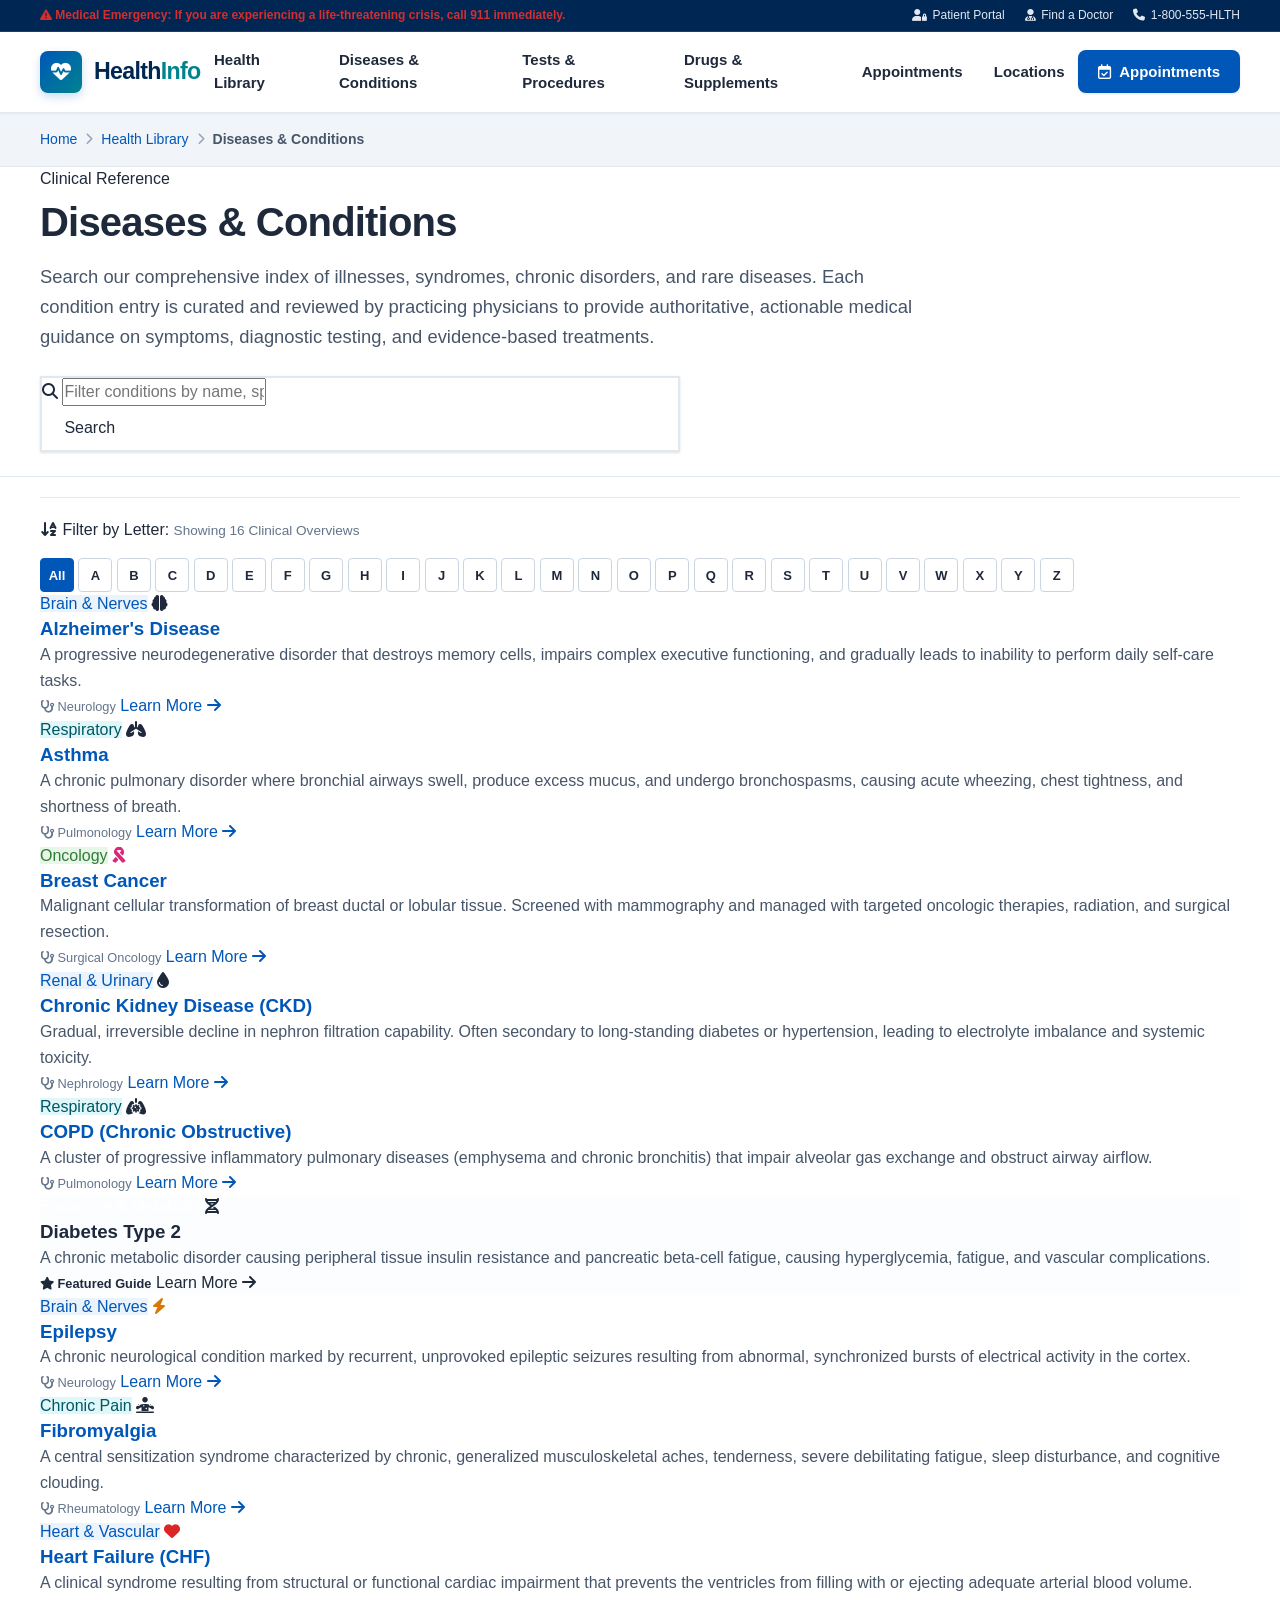
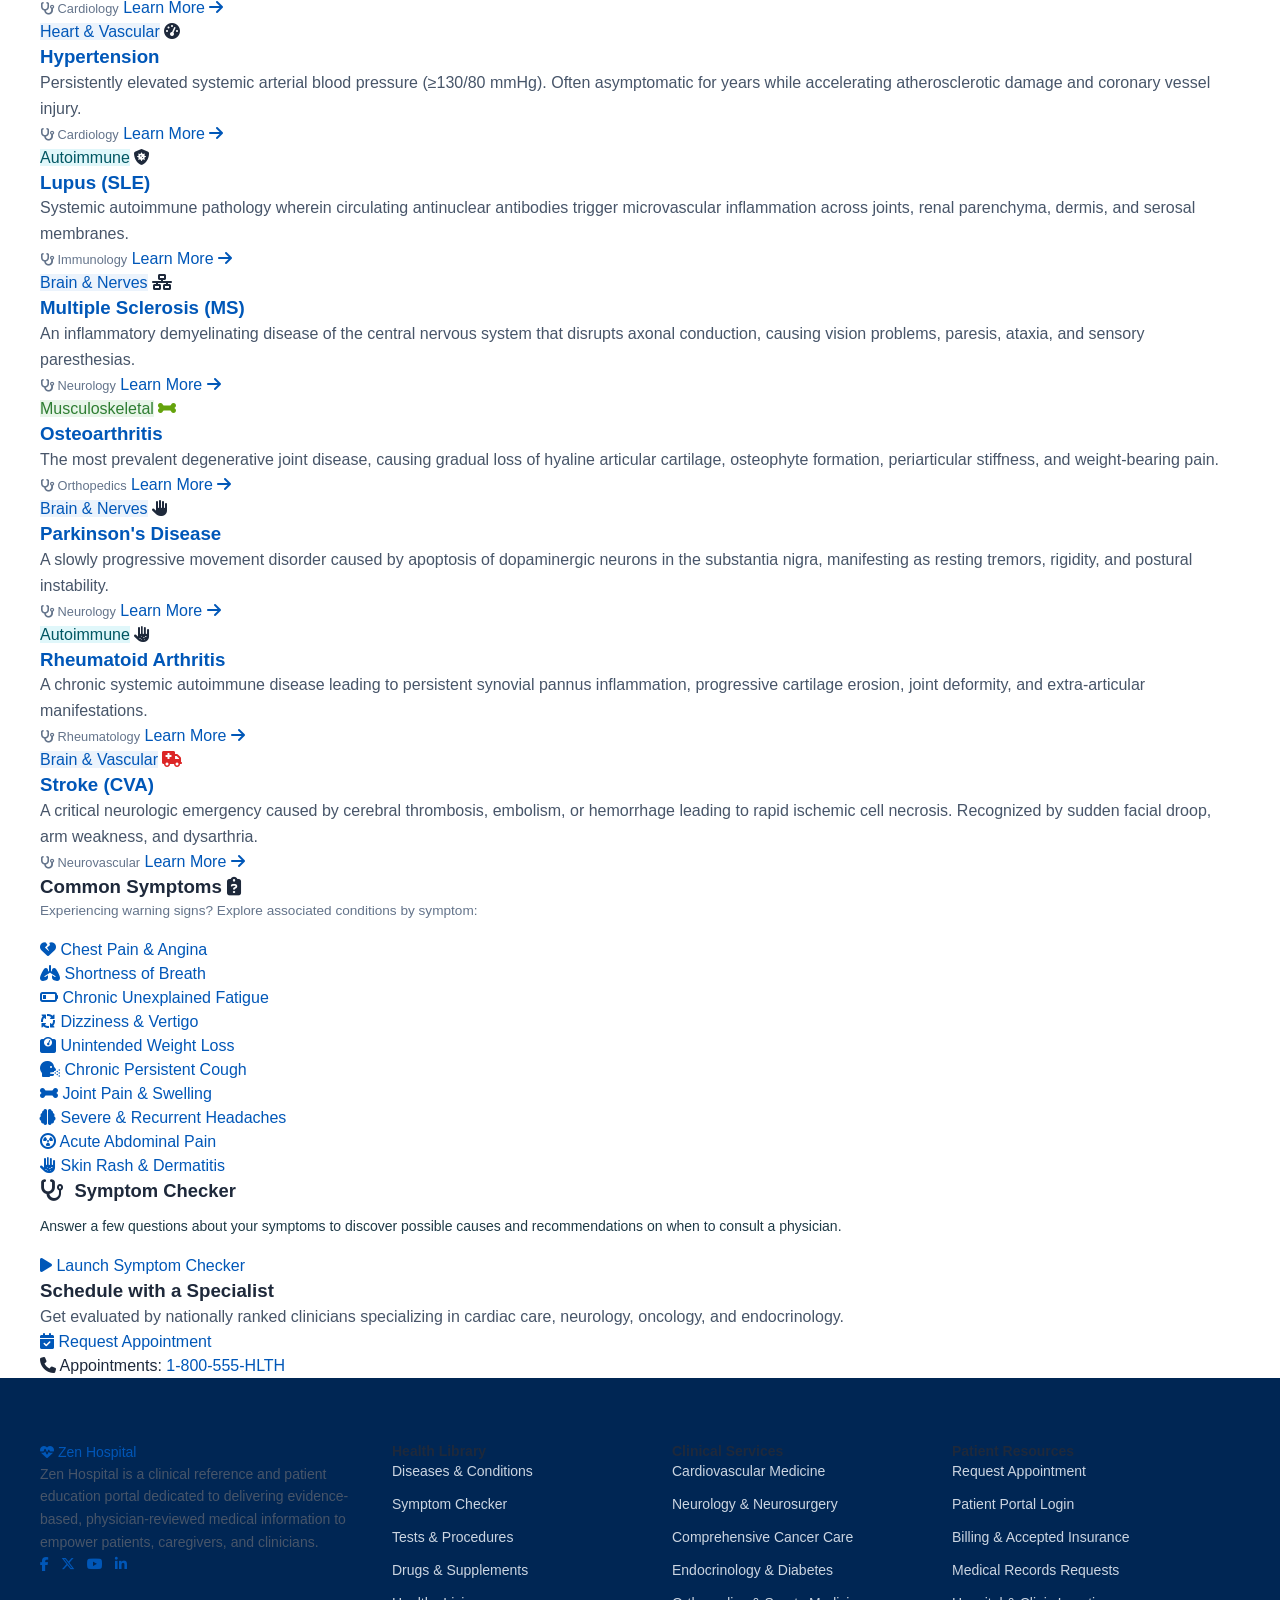
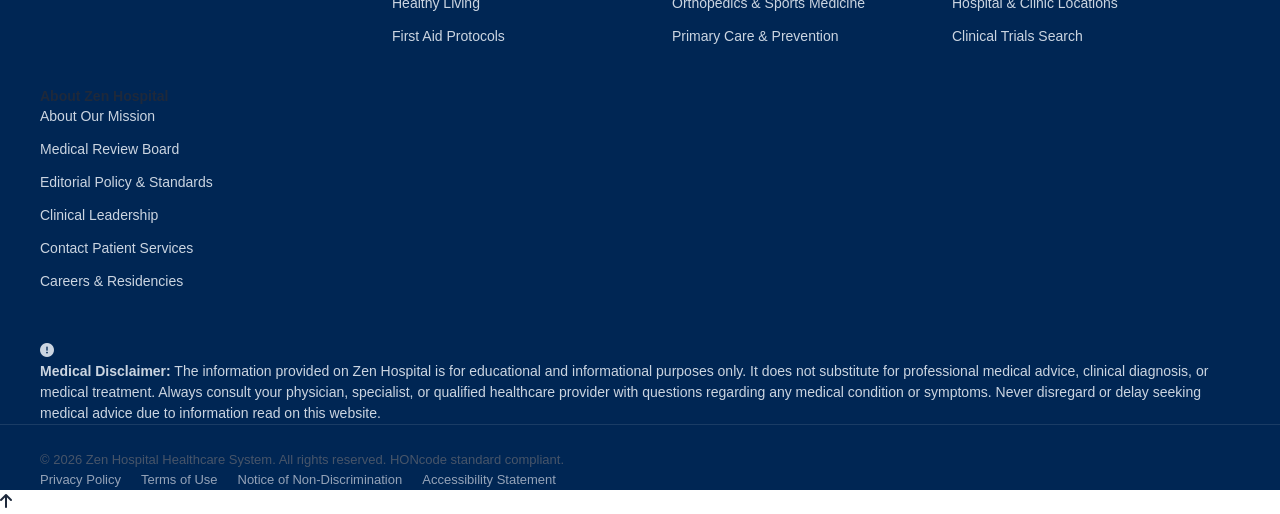
<file: diseases.html>
<!DOCTYPE html>
<html lang="en">
<head>
  <meta charset="UTF-8">
  <meta name="viewport" content="width=device-width, initial-scale=1.0">
  <title>Diseases &amp; Conditions A–Z Index | Zen Hospital</title>
  <meta name="description" content="Browse an exhaustive, physician-reviewed directory of diseases, chronic conditions, and disorders. Learn about symptoms, causes, risk factors, and clinical treatments.">
  
  <!-- Font Awesome CDN -->
  <link rel="stylesheet" href="https://cdnjs.cloudflare.com/ajax/libs/font-awesome/6.5.1/css/all.min.css">
  
  <!-- Google Fonts: Inter -->
  <link rel="preconnect" href="https://fonts.googleapis.com">
  <link rel="preconnect" href="https://fonts.gstatic.com" crossorigin>
  <link href="https://fonts.googleapis.com/css2?family=Inter:wght@400;500;600;700;800&family=Merriweather:ital,wght@0,400;0,700;1,400&display=swap" rel="stylesheet">
  
  <!-- Stylesheets -->
  <link rel="stylesheet" href="css/style.css">
  <link rel="stylesheet" href="css/responsive.css">
</head>
<body>

  <!-- Top Emergency & Utility Bar -->
  <aside class="emergency-top-bar" aria-label="Emergency warning and quick services">
    <div class="container">
      <div class="emergency-notice">
        <i class="fa-solid fa-triangle-exclamation" aria-hidden="true"></i>
        <span><strong>Medical Emergency:</strong> If you are experiencing a life-threatening crisis, call <strong>911</strong> immediately.</span>
      </div>
      <div class="top-bar-links">
        <a href="#patient-portal"><i class="fa-solid fa-user-lock" aria-hidden="true"></i> Patient Portal</a>
        <a href="#find-doctor"><i class="fa-solid fa-user-doctor" aria-hidden="true"></i> Find a Doctor</a>
        <a href="#contact"><i class="fa-solid fa-phone" aria-hidden="true"></i> 1-800-555-HLTH</a>
      </div>
    </div>
  </aside>

  <!-- Site Header -->
  <header class="site-header" role="banner">
    <div class="container">
      <div class="header-inner">
        <!-- Logo -->
        <a href="health-library.html" class="brand-logo" aria-label="Zen Hospital Home">
          <div class="logo-icon-wrapper" aria-hidden="true">
            <i class="fa-solid fa-heart-pulse"></i>
          </div>
          <span class="brand-name">Health<span>Info</span></span>
        </a>

        <!-- Main Navigation -->
        <nav class="main-nav" id="mainNavigation" role="navigation" aria-label="Main menu">
          <ul class="nav-list">
            <li class="nav-item">
              <a href="health-library.html" class="nav-link">Health Library</a>
            </li>
            <li class="nav-item">
              <a href="diseases.html" class="nav-link active" aria-current="page">Diseases &amp; Conditions</a>
            </li>
            <li class="nav-item">
              <a href="tests.html" class="nav-link">Tests &amp; Procedures</a>
            </li>
            <li class="nav-item">
              <a href="drugs.html" class="nav-link">Drugs &amp; Supplements</a>
            </li>
            <li class="nav-item">
              <a href="#appointments" class="nav-link">Appointments</a>
            </li>
            <li class="nav-item">
              <a href="#locations" class="nav-link">Locations</a>
            </li>
          </ul>
        </nav>

        <!-- Header Actions -->
        <div class="header-actions">
          <a href="#schedule-appointment" class="btn-appointment">
            <i class="fa-regular fa-calendar-check" aria-hidden="true"></i>
            <span>Appointments</span>
          </a>
          <!-- Mobile Hamburger Toggle -->
          <button type="button" class="mobile-nav-toggle" aria-controls="mainNavigation" aria-expanded="false" aria-label="Toggle navigation menu">
            <i class="fa-solid fa-bars" aria-hidden="true"></i>
          </button>
        </div>
      </div>
    </div>
  </header>

  <!-- Breadcrumbs -->
  <nav class="breadcrumb-nav" aria-label="Breadcrumb">
    <div class="container">
      <ol class="breadcrumb-list">
        <li class="breadcrumb-item"><a href="health-library.html">Home</a></li>
        <li class="breadcrumb-separator"><i class="fa-solid fa-chevron-right" aria-hidden="true"></i></li>
        <li class="breadcrumb-item"><a href="health-library.html">Health Library</a></li>
        <li class="breadcrumb-separator"><i class="fa-solid fa-chevron-right" aria-hidden="true"></i></li>
        <li class="breadcrumb-item active" aria-current="page">Diseases &amp; Conditions</li>
      </ol>
    </div>
  </nav>

  <!-- Page Header Intro -->
  <section class="section" style="padding-bottom: 1.5rem; background-color: #ffffff; border-bottom: 1px solid var(--border-color);">
    <div class="container">
      <div style="max-width: 900px;">
        <span class="section-tag">Clinical Reference</span>
        <h1 class="section-title" style="font-size: 2.5rem; margin-top: 0.25rem;">Diseases &amp; Conditions</h1>
        <p class="section-description" style="font-size: 1.15rem; color: #475569; margin-bottom: 1.5rem;">
          Search our comprehensive index of illnesses, syndromes, chronic disorders, and rare diseases. Each condition entry is curated and reviewed by practicing physicians to provide authoritative, actionable medical guidance on symptoms, diagnostic testing, and evidence-based treatments.
        </p>

        <!-- Search Bar within Diseases -->
        <div style="max-width: 640px;">
          <form class="search-form" style="border: 2px solid var(--border-color); box-shadow: var(--shadow-sm);" role="search" onsubmit="event.preventDefault();">
            <div class="search-input-group">
              <i class="fa-solid fa-magnifying-glass" aria-hidden="true"></i>
              <label for="healthSearchInput" class="visually-hidden" style="position: absolute; width: 1px; height: 1px; padding: 0; margin: -1px; overflow: hidden; clip: rect(0,0,0,0); border: 0;">Filter conditions</label>
              <input type="text" id="healthSearchInput" class="search-input" placeholder="Filter conditions by name, specialty, or organ system..." autocomplete="off">
            </div>
            <button type="submit" class="search-submit-btn" style="padding: 0.65rem 1.4rem;">
              <span>Search</span>
            </button>
          </form>
        </div>
      </div>
    </div>
  </section>

  <!-- Main Content Layout (Conditions Grid + Common Symptoms Sidebar) -->
  <section class="section">
    <div class="container">
      <div class="layout-with-sidebar">
        <!-- Main Column: A-Z Filters + Disease Cards Grid -->
        <main class="main-column" role="main">
          <!-- A-Z Alphabet Filter Buttons -->
          <div class="az-filter-wrapper" role="region" aria-label="Alphabetical filter buttons">
            <div class="az-filter-header">
              <span class="az-filter-label"><i class="fa-solid fa-arrow-down-a-z" aria-hidden="true"></i> Filter by Letter:</span>
              <span style="font-size: 0.85rem; color: var(--text-muted);">Showing 16 Clinical Overviews</span>
            </div>
            <div class="az-letters-grid" role="group" aria-label="A to Z condition filter buttons">
              <button type="button" class="az-btn az-btn-all active" data-letter="all" aria-label="Show all conditions">All</button>
              <button type="button" class="az-btn" data-letter="A">A</button>
              <button type="button" class="az-btn" data-letter="B">B</button>
              <button type="button" class="az-btn" data-letter="C">C</button>
              <button type="button" class="az-btn" data-letter="D">D</button>
              <button type="button" class="az-btn" data-letter="E">E</button>
              <button type="button" class="az-btn" data-letter="F">F</button>
              <button type="button" class="az-btn" data-letter="G">G</button>
              <button type="button" class="az-btn" data-letter="H">H</button>
              <button type="button" class="az-btn" data-letter="I">I</button>
              <button type="button" class="az-btn" data-letter="J">J</button>
              <button type="button" class="az-btn" data-letter="K">K</button>
              <button type="button" class="az-btn" data-letter="L">L</button>
              <button type="button" class="az-btn" data-letter="M">M</button>
              <button type="button" class="az-btn" data-letter="N">N</button>
              <button type="button" class="az-btn" data-letter="O">O</button>
              <button type="button" class="az-btn" data-letter="P">P</button>
              <button type="button" class="az-btn" data-letter="Q">Q</button>
              <button type="button" class="az-btn" data-letter="R">R</button>
              <button type="button" class="az-btn" data-letter="S">S</button>
              <button type="button" class="az-btn" data-letter="T">T</button>
              <button type="button" class="az-btn" data-letter="U">U</button>
              <button type="button" class="az-btn" data-letter="V">V</button>
              <button type="button" class="az-btn" data-letter="W">W</button>
              <button type="button" class="az-btn" data-letter="X">X</button>
              <button type="button" class="az-btn" data-letter="Y">Y</button>
              <button type="button" class="az-btn" data-letter="Z">Z</button>
            </div>
          </div>

          <!-- Empty Search/Filter Message -->
          <div id="noResultsMsg" style="display: none; padding: 3rem; text-align: center; background: #ffffff; border: 1px dashed var(--border-color); border-radius: var(--radius-lg); margin-bottom: 2rem;">
            <i class="fa-solid fa-file-circle-xmark" style="font-size: 2.75rem; color: var(--text-light); margin-bottom: 1rem;" aria-hidden="true"></i>
            <h3 style="margin-bottom: 0.5rem; color: var(--primary-dark);">No Matching Conditions Found</h3>
            <p style="color: var(--text-muted); margin-bottom: 1rem;">We couldn't find any medical conditions matching your criteria.</p>
            <button type="button" onclick="document.querySelector('.az-btn-all').click(); document.getElementById('healthSearchInput').value='';" class="az-btn az-btn-all" style="min-height: 38px; display: inline-flex;">Reset Filter</button>
          </div>

          <!-- Grid of Condition Cards (16 Sample Conditions) -->
          <div class="diseases-grid" id="diseasesContainer">
            <!-- 1. Alzheimer's Disease -->
            <article class="disease-card" data-az-item data-letter="A">
              <div class="disease-card-header">
                <span class="tag-badge badge-blue">Brain &amp; Nerves</span>
                <i class="fa-solid fa-brain" style="color: var(--primary);" aria-hidden="true"></i>
              </div>
              <h3 class="disease-card-title">
                <a href="condition-detail.html">Alzheimer's Disease</a>
              </h3>
              <p class="disease-card-desc">
                A progressive neurodegenerative disorder that destroys memory cells, impairs complex executive functioning, and gradually leads to inability to perform daily self-care tasks.
              </p>
              <div class="disease-card-footer">
                <span style="font-size: 0.8rem; color: var(--text-muted);"><i class="fa-solid fa-stethoscope"></i> Neurology</span>
                <a href="condition-detail.html" class="btn-learn-more" aria-label="Learn more about Alzheimer's Disease">
                  <span>Learn More</span>
                  <i class="fa-solid fa-arrow-right" aria-hidden="true"></i>
                </a>
              </div>
            </article>

            <!-- 2. Asthma -->
            <article class="disease-card" data-az-item data-letter="A">
              <div class="disease-card-header">
                <span class="tag-badge badge-teal">Respiratory</span>
                <i class="fa-solid fa-lungs" style="color: var(--secondary);" aria-hidden="true"></i>
              </div>
              <h3 class="disease-card-title">
                <a href="#asthma">Asthma</a>
              </h3>
              <p class="disease-card-desc">
                A chronic pulmonary disorder where bronchial airways swell, produce excess mucus, and undergo bronchospasms, causing acute wheezing, chest tightness, and shortness of breath.
              </p>
              <div class="disease-card-footer">
                <span style="font-size: 0.8rem; color: var(--text-muted);"><i class="fa-solid fa-stethoscope"></i> Pulmonology</span>
                <a href="#asthma" class="btn-learn-more" aria-label="Learn more about Asthma">
                  <span>Learn More</span>
                  <i class="fa-solid fa-arrow-right" aria-hidden="true"></i>
                </a>
              </div>
            </article>

            <!-- 3. Breast Cancer -->
            <article class="disease-card" data-az-item data-letter="B">
              <div class="disease-card-header">
                <span class="tag-badge badge-green">Oncology</span>
                <i class="fa-solid fa-ribbon" style="color: #db2777;" aria-hidden="true"></i>
              </div>
              <h3 class="disease-card-title">
                <a href="#breast-cancer">Breast Cancer</a>
              </h3>
              <p class="disease-card-desc">
                Malignant cellular transformation of breast ductal or lobular tissue. Screened with mammography and managed with targeted oncologic therapies, radiation, and surgical resection.
              </p>
              <div class="disease-card-footer">
                <span style="font-size: 0.8rem; color: var(--text-muted);"><i class="fa-solid fa-stethoscope"></i> Surgical Oncology</span>
                <a href="#breast-cancer" class="btn-learn-more" aria-label="Learn more about Breast Cancer">
                  <span>Learn More</span>
                  <i class="fa-solid fa-arrow-right" aria-hidden="true"></i>
                </a>
              </div>
            </article>

            <!-- 4. Chronic Kidney Disease -->
            <article class="disease-card" data-az-item data-letter="C">
              <div class="disease-card-header">
                <span class="tag-badge badge-blue">Renal &amp; Urinary</span>
                <i class="fa-solid fa-droplet" style="color: var(--primary);" aria-hidden="true"></i>
              </div>
              <h3 class="disease-card-title">
                <a href="#ckd">Chronic Kidney Disease (CKD)</a>
              </h3>
              <p class="disease-card-desc">
                Gradual, irreversible decline in nephron filtration capability. Often secondary to long-standing diabetes or hypertension, leading to electrolyte imbalance and systemic toxicity.
              </p>
              <div class="disease-card-footer">
                <span style="font-size: 0.8rem; color: var(--text-muted);"><i class="fa-solid fa-stethoscope"></i> Nephrology</span>
                <a href="#ckd" class="btn-learn-more" aria-label="Learn more about Chronic Kidney Disease">
                  <span>Learn More</span>
                  <i class="fa-solid fa-arrow-right" aria-hidden="true"></i>
                </a>
              </div>
            </article>

            <!-- 5. COPD -->
            <article class="disease-card" data-az-item data-letter="C">
              <div class="disease-card-header">
                <span class="tag-badge badge-teal">Respiratory</span>
                <i class="fa-solid fa-lungs-virus" style="color: var(--secondary);" aria-hidden="true"></i>
              </div>
              <h3 class="disease-card-title">
                <a href="#copd">COPD (Chronic Obstructive)</a>
              </h3>
              <p class="disease-card-desc">
                A cluster of progressive inflammatory pulmonary diseases (emphysema and chronic bronchitis) that impair alveolar gas exchange and obstruct airway airflow.
              </p>
              <div class="disease-card-footer">
                <span style="font-size: 0.8rem; color: var(--text-muted);"><i class="fa-solid fa-stethoscope"></i> Pulmonology</span>
                <a href="#copd" class="btn-learn-more" aria-label="Learn more about COPD">
                  <span>Learn More</span>
                  <i class="fa-solid fa-arrow-right" aria-hidden="true"></i>
                </a>
              </div>
            </article>

            <!-- 6. Diabetes Type 2 (Direct link to condition-detail.html) -->
            <article class="disease-card" data-az-item data-letter="D" style="border: 2px solid var(--secondary); background: #fbfdff;">
              <div class="disease-card-header">
                <span class="tag-badge badge-blue" style="background-color: var(--primary); color: #ffffff;">Endocrine &amp; Metabolic</span>
                <i class="fa-solid fa-dna" style="color: var(--secondary);" aria-hidden="true"></i>
              </div>
              <h3 class="disease-card-title">
                <a href="condition-detail.html" style="color: var(--primary);">Diabetes Type 2</a>
              </h3>
              <p class="disease-card-desc">
                A chronic metabolic disorder causing peripheral tissue insulin resistance and pancreatic beta-cell fatigue, causing hyperglycemia, fatigue, and vascular complications.
              </p>
              <div class="disease-card-footer">
                <span style="font-size: 0.8rem; color: var(--secondary-dark); font-weight: 700;"><i class="fa-solid fa-star"></i> Featured Guide</span>
                <a href="condition-detail.html" class="btn-learn-more" style="color: var(--secondary-dark);" aria-label="Read in-depth guide on Diabetes Type 2">
                  <span>Learn More</span>
                  <i class="fa-solid fa-arrow-right" aria-hidden="true"></i>
                </a>
              </div>
            </article>

            <!-- 7. Epilepsy -->
            <article class="disease-card" data-az-item data-letter="E">
              <div class="disease-card-header">
                <span class="tag-badge badge-blue">Brain &amp; Nerves</span>
                <i class="fa-solid fa-bolt" style="color: #d97706;" aria-hidden="true"></i>
              </div>
              <h3 class="disease-card-title">
                <a href="#epilepsy">Epilepsy</a>
              </h3>
              <p class="disease-card-desc">
                A chronic neurological condition marked by recurrent, unprovoked epileptic seizures resulting from abnormal, synchronized bursts of electrical activity in the cortex.
              </p>
              <div class="disease-card-footer">
                <span style="font-size: 0.8rem; color: var(--text-muted);"><i class="fa-solid fa-stethoscope"></i> Neurology</span>
                <a href="#epilepsy" class="btn-learn-more" aria-label="Learn more about Epilepsy">
                  <span>Learn More</span>
                  <i class="fa-solid fa-arrow-right" aria-hidden="true"></i>
                </a>
              </div>
            </article>

            <!-- 8. Fibromyalgia -->
            <article class="disease-card" data-az-item data-letter="F">
              <div class="disease-card-header">
                <span class="tag-badge badge-teal">Chronic Pain</span>
                <i class="fa-solid fa-person-dots-from-line" style="color: var(--secondary);" aria-hidden="true"></i>
              </div>
              <h3 class="disease-card-title">
                <a href="#fibromyalgia">Fibromyalgia</a>
              </h3>
              <p class="disease-card-desc">
                A central sensitization syndrome characterized by chronic, generalized musculoskeletal aches, tenderness, severe debilitating fatigue, sleep disturbance, and cognitive clouding.
              </p>
              <div class="disease-card-footer">
                <span style="font-size: 0.8rem; color: var(--text-muted);"><i class="fa-solid fa-stethoscope"></i> Rheumatology</span>
                <a href="#fibromyalgia" class="btn-learn-more" aria-label="Learn more about Fibromyalgia">
                  <span>Learn More</span>
                  <i class="fa-solid fa-arrow-right" aria-hidden="true"></i>
                </a>
              </div>
            </article>

            <!-- 9. Heart Failure -->
            <article class="disease-card" data-az-item data-letter="H">
              <div class="disease-card-header">
                <span class="tag-badge badge-blue">Heart &amp; Vascular</span>
                <i class="fa-solid fa-heart" style="color: #dc2626;" aria-hidden="true"></i>
              </div>
              <h3 class="disease-card-title">
                <a href="#heart-failure">Heart Failure (CHF)</a>
              </h3>
              <p class="disease-card-desc">
                A clinical syndrome resulting from structural or functional cardiac impairment that prevents the ventricles from filling with or ejecting adequate arterial blood volume.
              </p>
              <div class="disease-card-footer">
                <span style="font-size: 0.8rem; color: var(--text-muted);"><i class="fa-solid fa-stethoscope"></i> Cardiology</span>
                <a href="#heart-failure" class="btn-learn-more" aria-label="Learn more about Heart Failure">
                  <span>Learn More</span>
                  <i class="fa-solid fa-arrow-right" aria-hidden="true"></i>
                </a>
              </div>
            </article>

            <!-- 10. Hypertension -->
            <article class="disease-card" data-az-item data-letter="H">
              <div class="disease-card-header">
                <span class="tag-badge badge-blue">Heart &amp; Vascular</span>
                <i class="fa-solid fa-gauge-high" style="color: var(--primary);" aria-hidden="true"></i>
              </div>
              <h3 class="disease-card-title">
                <a href="#hypertension">Hypertension</a>
              </h3>
              <p class="disease-card-desc">
                Persistently elevated systemic arterial blood pressure (≥130/80 mmHg). Often asymptomatic for years while accelerating atherosclerotic damage and coronary vessel injury.
              </p>
              <div class="disease-card-footer">
                <span style="font-size: 0.8rem; color: var(--text-muted);"><i class="fa-solid fa-stethoscope"></i> Cardiology</span>
                <a href="#hypertension" class="btn-learn-more" aria-label="Learn more about Hypertension">
                  <span>Learn More</span>
                  <i class="fa-solid fa-arrow-right" aria-hidden="true"></i>
                </a>
              </div>
            </article>

            <!-- 11. Lupus -->
            <article class="disease-card" data-az-item data-letter="L">
              <div class="disease-card-header">
                <span class="tag-badge badge-teal">Autoimmune</span>
                <i class="fa-solid fa-shield-virus" style="color: var(--secondary);" aria-hidden="true"></i>
              </div>
              <h3 class="disease-card-title">
                <a href="#lupus">Lupus (SLE)</a>
              </h3>
              <p class="disease-card-desc">
                Systemic autoimmune pathology wherein circulating antinuclear antibodies trigger microvascular inflammation across joints, renal parenchyma, dermis, and serosal membranes.
              </p>
              <div class="disease-card-footer">
                <span style="font-size: 0.8rem; color: var(--text-muted);"><i class="fa-solid fa-stethoscope"></i> Immunology</span>
                <a href="#lupus" class="btn-learn-more" aria-label="Learn more about Lupus">
                  <span>Learn More</span>
                  <i class="fa-solid fa-arrow-right" aria-hidden="true"></i>
                </a>
              </div>
            </article>

            <!-- 12. Multiple Sclerosis -->
            <article class="disease-card" data-az-item data-letter="M">
              <div class="disease-card-header">
                <span class="tag-badge badge-blue">Brain &amp; Nerves</span>
                <i class="fa-solid fa-network-wired" style="color: var(--primary);" aria-hidden="true"></i>
              </div>
              <h3 class="disease-card-title">
                <a href="#multiple-sclerosis">Multiple Sclerosis (MS)</a>
              </h3>
              <p class="disease-card-desc">
                An inflammatory demyelinating disease of the central nervous system that disrupts axonal conduction, causing vision problems, paresis, ataxia, and sensory paresthesias.
              </p>
              <div class="disease-card-footer">
                <span style="font-size: 0.8rem; color: var(--text-muted);"><i class="fa-solid fa-stethoscope"></i> Neurology</span>
                <a href="#multiple-sclerosis" class="btn-learn-more" aria-label="Learn more about Multiple Sclerosis">
                  <span>Learn More</span>
                  <i class="fa-solid fa-arrow-right" aria-hidden="true"></i>
                </a>
              </div>
            </article>

            <!-- 13. Osteoarthritis -->
            <article class="disease-card" data-az-item data-letter="O">
              <div class="disease-card-header">
                <span class="tag-badge badge-green">Musculoskeletal</span>
                <i class="fa-solid fa-bone" style="color: #65a30d;" aria-hidden="true"></i>
              </div>
              <h3 class="disease-card-title">
                <a href="#osteoarthritis">Osteoarthritis</a>
              </h3>
              <p class="disease-card-desc">
                The most prevalent degenerative joint disease, causing gradual loss of hyaline articular cartilage, osteophyte formation, periarticular stiffness, and weight-bearing pain.
              </p>
              <div class="disease-card-footer">
                <span style="font-size: 0.8rem; color: var(--text-muted);"><i class="fa-solid fa-stethoscope"></i> Orthopedics</span>
                <a href="#osteoarthritis" class="btn-learn-more" aria-label="Learn more about Osteoarthritis">
                  <span>Learn More</span>
                  <i class="fa-solid fa-arrow-right" aria-hidden="true"></i>
                </a>
              </div>
            </article>

            <!-- 14. Parkinson's Disease -->
            <article class="disease-card" data-az-item data-letter="P">
              <div class="disease-card-header">
                <span class="tag-badge badge-blue">Brain &amp; Nerves</span>
                <i class="fa-solid fa-hand" style="color: var(--primary);" aria-hidden="true"></i>
              </div>
              <h3 class="disease-card-title">
                <a href="#parkinsons">Parkinson's Disease</a>
              </h3>
              <p class="disease-card-desc">
                A slowly progressive movement disorder caused by apoptosis of dopaminergic neurons in the substantia nigra, manifesting as resting tremors, rigidity, and postural instability.
              </p>
              <div class="disease-card-footer">
                <span style="font-size: 0.8rem; color: var(--text-muted);"><i class="fa-solid fa-stethoscope"></i> Neurology</span>
                <a href="#parkinsons" class="btn-learn-more" aria-label="Learn more about Parkinson's Disease">
                  <span>Learn More</span>
                  <i class="fa-solid fa-arrow-right" aria-hidden="true"></i>
                </a>
              </div>
            </article>

            <!-- 15. Rheumatoid Arthritis -->
            <article class="disease-card" data-az-item data-letter="R">
              <div class="disease-card-header">
                <span class="tag-badge badge-teal">Autoimmune</span>
                <i class="fa-solid fa-hand-dots" style="color: var(--secondary);" aria-hidden="true"></i>
              </div>
              <h3 class="disease-card-title">
                <a href="#rheumatoid-arthritis">Rheumatoid Arthritis</a>
              </h3>
              <p class="disease-card-desc">
                A chronic systemic autoimmune disease leading to persistent synovial pannus inflammation, progressive cartilage erosion, joint deformity, and extra-articular manifestations.
              </p>
              <div class="disease-card-footer">
                <span style="font-size: 0.8rem; color: var(--text-muted);"><i class="fa-solid fa-stethoscope"></i> Rheumatology</span>
                <a href="#rheumatoid-arthritis" class="btn-learn-more" aria-label="Learn more about Rheumatoid Arthritis">
                  <span>Learn More</span>
                  <i class="fa-solid fa-arrow-right" aria-hidden="true"></i>
                </a>
              </div>
            </article>

            <!-- 16. Stroke -->
            <article class="disease-card" data-az-item data-letter="S">
              <div class="disease-card-header">
                <span class="tag-badge badge-blue">Brain &amp; Vascular</span>
                <i class="fa-solid fa-truck-medical" style="color: #dc2626;" aria-hidden="true"></i>
              </div>
              <h3 class="disease-card-title">
                <a href="#stroke">Stroke (CVA)</a>
              </h3>
              <p class="disease-card-desc">
                A critical neurologic emergency caused by cerebral thrombosis, embolism, or hemorrhage leading to rapid ischemic cell necrosis. Recognized by sudden facial droop, arm weakness, and dysarthria.
              </p>
              <div class="disease-card-footer">
                <span style="font-size: 0.8rem; color: var(--text-muted);"><i class="fa-solid fa-stethoscope"></i> Neurovascular</span>
                <a href="#stroke" class="btn-learn-more" aria-label="Learn more about Stroke">
                  <span>Learn More</span>
                  <i class="fa-solid fa-arrow-right" aria-hidden="true"></i>
                </a>
              </div>
            </article>
          </div>
        </main>

        <!-- Sidebar Column: Common Symptoms Quick Links & Symptom Checker -->
        <aside class="sidebar-column" role="complementary" aria-label="Diseases directory sidebar">
          <!-- Common Symptoms Quick Links Widget -->
          <div class="sidebar-widget">
            <h3 class="widget-title">
              <span>Common Symptoms</span>
              <i class="fa-solid fa-clipboard-question" aria-hidden="true"></i>
            </h3>
            <p style="font-size: 0.85rem; color: var(--text-muted); margin-bottom: 1rem;">
              Experiencing warning signs? Explore associated conditions by symptom:
            </p>

            <ul class="symptom-links-list">
              <li class="symptom-link-item">
                <a href="#symptom-chest-pain" class="symptom-link">
                  <i class="fa-solid fa-heart-crack" aria-hidden="true"></i>
                  <span>Chest Pain &amp; Angina</span>
                </a>
              </li>
              <li class="symptom-link-item">
                <a href="#symptom-dyspnea" class="symptom-link">
                  <i class="fa-solid fa-lungs" aria-hidden="true"></i>
                  <span>Shortness of Breath</span>
                </a>
              </li>
              <li class="symptom-link-item">
                <a href="#symptom-fatigue" class="symptom-link">
                  <i class="fa-solid fa-battery-quarter" aria-hidden="true"></i>
                  <span>Chronic Unexplained Fatigue</span>
                </a>
              </li>
              <li class="symptom-link-item">
                <a href="#symptom-dizziness" class="symptom-link">
                  <i class="fa-solid fa-arrows-spin" aria-hidden="true"></i>
                  <span>Dizziness &amp; Vertigo</span>
                </a>
              </li>
              <li class="symptom-link-item">
                <a href="#symptom-weight-loss" class="symptom-link">
                  <i class="fa-solid fa-weight-scale" aria-hidden="true"></i>
                  <span>Unintended Weight Loss</span>
                </a>
              </li>
              <li class="symptom-link-item">
                <a href="#symptom-cough" class="symptom-link">
                  <i class="fa-solid fa-head-side-cough" aria-hidden="true"></i>
                  <span>Chronic Persistent Cough</span>
                </a>
              </li>
              <li class="symptom-link-item">
                <a href="#symptom-joint-pain" class="symptom-link">
                  <i class="fa-solid fa-bone" aria-hidden="true"></i>
                  <span>Joint Pain &amp; Swelling</span>
                </a>
              </li>
              <li class="symptom-link-item">
                <a href="#symptom-headache" class="symptom-link">
                  <i class="fa-solid fa-brain" aria-hidden="true"></i>
                  <span>Severe &amp; Recurrent Headaches</span>
                </a>
              </li>
              <li class="symptom-link-item">
                <a href="#symptom-abdominal-pain" class="symptom-link">
                  <i class="fa-solid fa-circle-radiation" aria-hidden="true"></i>
                  <span>Acute Abdominal Pain</span>
                </a>
              </li>
              <li class="symptom-link-item">
                <a href="#symptom-rash" class="symptom-link">
                  <i class="fa-solid fa-hand-dots" aria-hidden="true"></i>
                  <span>Skin Rash &amp; Dermatitis</span>
                </a>
              </li>
            </ul>
          </div>

          <!-- Symptom Checker Tool CTA -->
          <div class="sidebar-widget" style="background-color: var(--secondary-light); border-color: #bce3eb;">
            <div style="display: flex; align-items: center; gap: 0.65rem; margin-bottom: 0.75rem;">
              <i class="fa-solid fa-stethoscope" style="color: var(--secondary-dark); font-size: 1.35rem;" aria-hidden="true"></i>
              <h3 style="color: var(--secondary-dark); font-size: 1.15rem; margin: 0;">Symptom Checker</h3>
            </div>
            <p style="font-size: 0.875rem; color: #1e3a47; margin-bottom: 1rem;">
              Answer a few questions about your symptoms to discover possible causes and recommendations on when to consult a physician.
            </p>
            <a href="#symptom-checker" class="btn-specialist">
              <i class="fa-solid fa-play" aria-hidden="true"></i> Launch Symptom Checker
            </a>
          </div>

          <!-- Appointment Booking Card -->
          <div class="sidebar-cta-card">
            <h3>Schedule with a Specialist</h3>
            <p>Get evaluated by nationally ranked clinicians specializing in cardiac care, neurology, oncology, and endocrinology.</p>
            <a href="#book-appointment" class="btn-sidebar-cta">
              <i class="fa-solid fa-calendar-check" aria-hidden="true"></i> Request Appointment
            </a>
            <div class="cta-phone">
              <i class="fa-solid fa-phone" aria-hidden="true"></i>
              <span>Appointments: <a href="tel:18005554584">1-800-555-HLTH</a></span>
            </div>
          </div>
        </aside>
      </div>
    </div>
  </section>

  <!-- Universal Site Footer -->
  <footer class="site-footer" role="contentinfo">
    <div class="footer-top">
      <div class="container">
        <div class="footer-grid">
          <!-- Col 1: Brand Info -->
          <div class="footer-brand">
            <a href="health-library.html" class="footer-logo">
              <i class="fa-solid fa-heart-pulse" style="color: var(--secondary);" aria-hidden="true"></i>
              <span>Zen Hospital</span>
            </a>
            <p class="footer-desc">
              Zen Hospital is a clinical reference and patient education portal dedicated to delivering evidence-based, physician-reviewed medical information to empower patients, caregivers, and clinicians.
            </p>
            <div class="footer-social-links" aria-label="Social media links">
              <a href="#facebook" class="social-link" aria-label="Follow Zen Hospital on Facebook"><i class="fa-brands fa-facebook-f" aria-hidden="true"></i></a>
              <a href="#twitter" class="social-link" aria-label="Follow Zen Hospital on X / Twitter"><i class="fa-brands fa-x-twitter" aria-hidden="true"></i></a>
              <a href="#youtube" class="social-link" aria-label="Subscribe to Zen Hospital YouTube"><i class="fa-brands fa-youtube" aria-hidden="true"></i></a>
              <a href="#linkedin" class="social-link" aria-label="Connect on LinkedIn"><i class="fa-brands fa-linkedin-in" aria-hidden="true"></i></a>
            </div>
          </div>

          <!-- Col 2: Health Library -->
          <div>
            <h4 class="footer-col-title">Health Library</h4>
            <ul class="footer-links-list">
              <li><a href="diseases.html">Diseases &amp; Conditions</a></li>
              <li><a href="#symptoms">Symptom Checker</a></li>
              <li><a href="tests.html">Tests &amp; Procedures</a></li>
              <li><a href="drugs.html">Drugs &amp; Supplements</a></li>
              <li><a href="#lifestyle">Healthy Living</a></li>
              <li><a href="#first-aid">First Aid Protocols</a></li>
            </ul>
          </div>

          <!-- Col 3: Medical Services -->
          <div>
            <h4 class="footer-col-title">Clinical Services</h4>
            <ul class="footer-links-list">
              <li><a href="#cardiology">Cardiovascular Medicine</a></li>
              <li><a href="#neurology">Neurology &amp; Neurosurgery</a></li>
              <li><a href="#oncology">Comprehensive Cancer Care</a></li>
              <li><a href="#endocrinology">Endocrinology &amp; Diabetes</a></li>
              <li><a href="#orthopedics">Orthopedics &amp; Sports Medicine</a></li>
              <li><a href="#primary-care">Primary Care &amp; Prevention</a></li>
            </ul>
          </div>

          <!-- Col 4: Patient Resources -->
          <div>
            <h4 class="footer-col-title">Patient Resources</h4>
            <ul class="footer-links-list">
              <li><a href="#appointments">Request Appointment</a></li>
              <li><a href="#portal">Patient Portal Login</a></li>
              <li><a href="#insurance">Billing &amp; Accepted Insurance</a></li>
              <li><a href="#records">Medical Records Requests</a></li>
              <li><a href="#locations">Hospital &amp; Clinic Locations</a></li>
              <li><a href="#trials">Clinical Trials Search</a></li>
            </ul>
          </div>

          <!-- Col 5: About & Quality -->
          <div>
            <h4 class="footer-col-title">About Zen Hospital</h4>
            <ul class="footer-links-list">
              <li><a href="#about-us">About Our Mission</a></li>
              <li><a href="#medical-board">Medical Review Board</a></li>
              <li><a href="#editorial-policy">Editorial Policy &amp; Standards</a></li>
              <li><a href="#leadership">Clinical Leadership</a></li>
              <li><a href="#contact">Contact Patient Services</a></li>
              <li><a href="#careers">Careers &amp; Residencies</a></li>
            </ul>
          </div>
        </div>
      </div>
    </div>

    <!-- Medical Disclaimer Bar -->
    <div class="footer-disclaimer-bar">
      <div class="container">
        <div class="disclaimer-content">
          <i class="fa-solid fa-circle-exclamation disclaimer-icon" aria-hidden="true"></i>
          <div>
            <strong>Medical Disclaimer:</strong> The information provided on Zen Hospital is for educational and informational purposes only. It does not substitute for professional medical advice, clinical diagnosis, or medical treatment. Always consult your physician, specialist, or qualified healthcare provider with questions regarding any medical condition or symptoms. Never disregard or delay seeking medical advice due to information read on this website.
          </div>
        </div>
      </div>
    </div>

    <!-- Legal & Copyright -->
    <div class="footer-bottom">
      <div class="container">
        <div class="footer-bottom-inner">
          <p>© 2026 Zen Hospital Healthcare System. All rights reserved. HONcode standard compliant.</p>
          <ul class="legal-links">
            <li><a href="#privacy">Privacy Policy</a></li>
            <li><a href="#terms">Terms of Use</a></li>
            <li><a href="#non-discrimination">Notice of Non-Discrimination</a></li>
            <li><a href="#accessibility">Accessibility Statement</a></li>
          </ul>
        </div>
      </div>
    </div>
  </footer>

  <!-- Scripts -->
  <script src="js/main.js" defer></script>
</body>
</html>
</file>
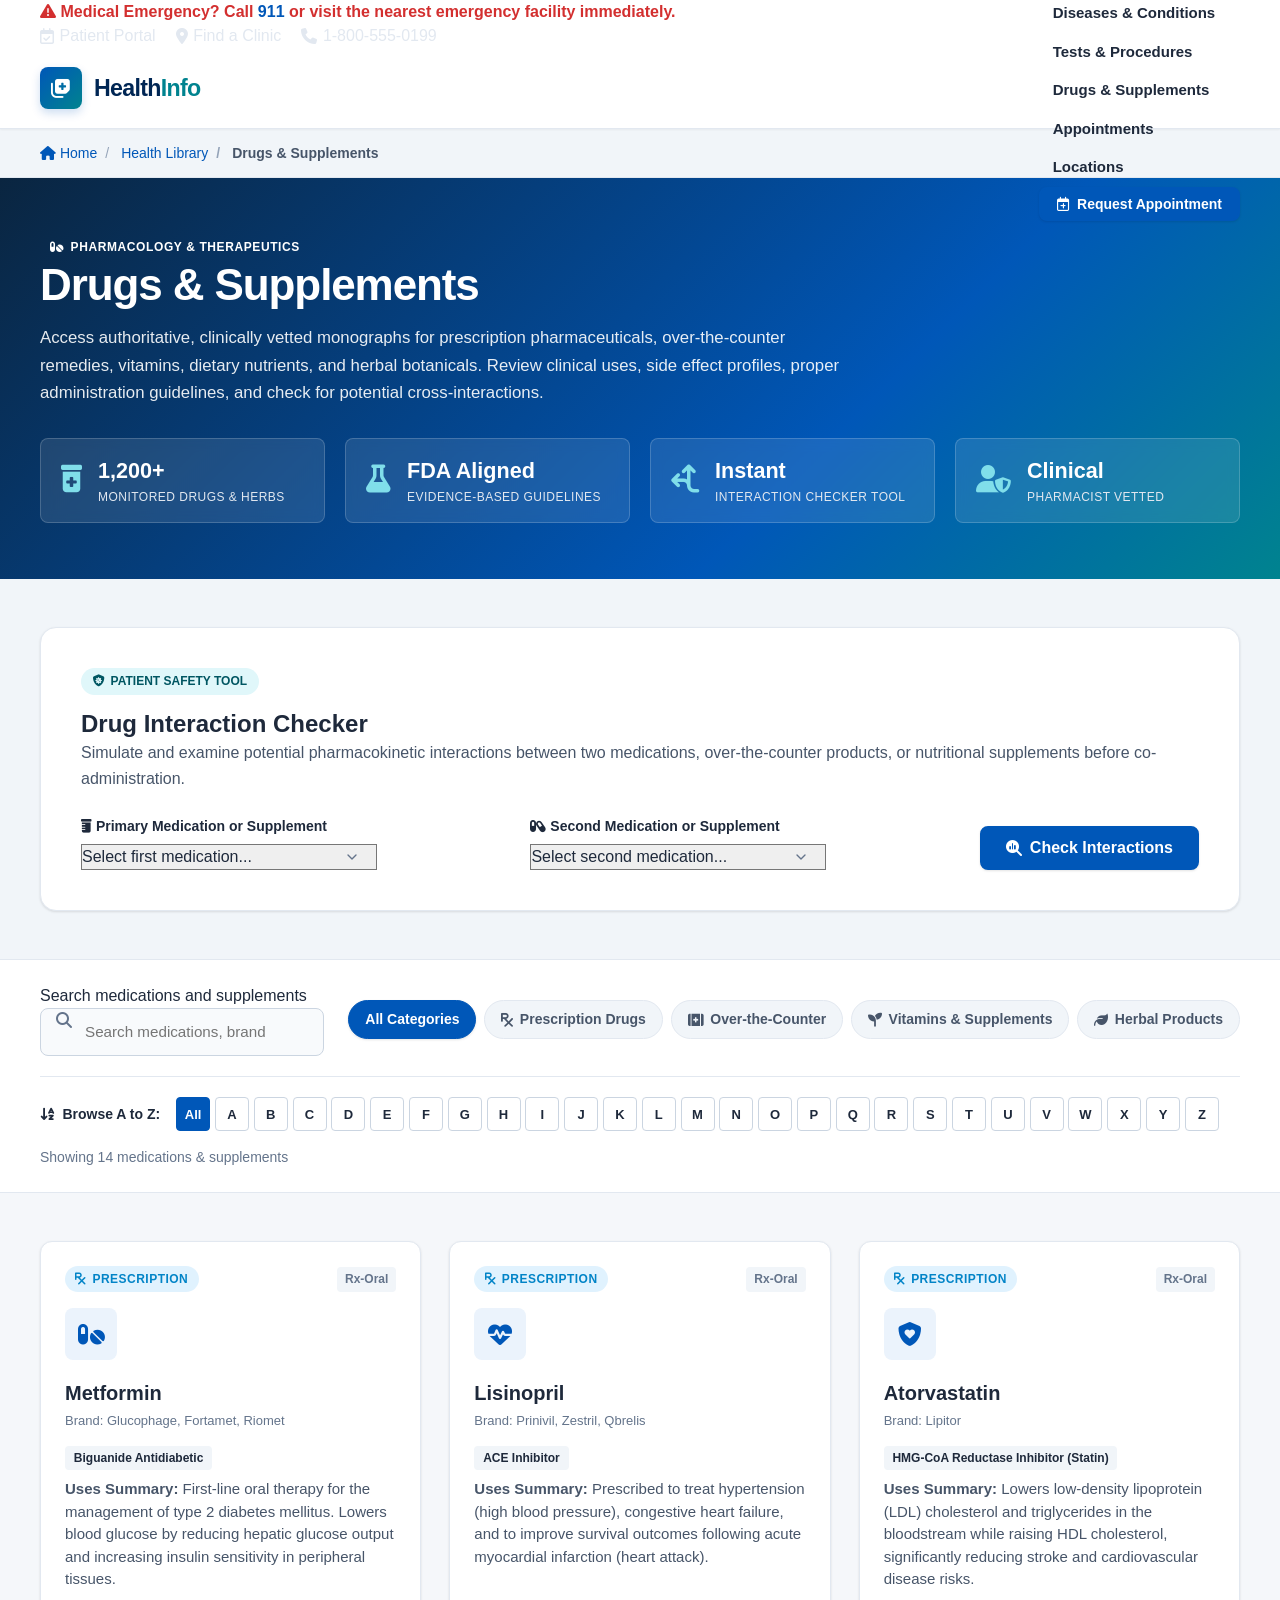
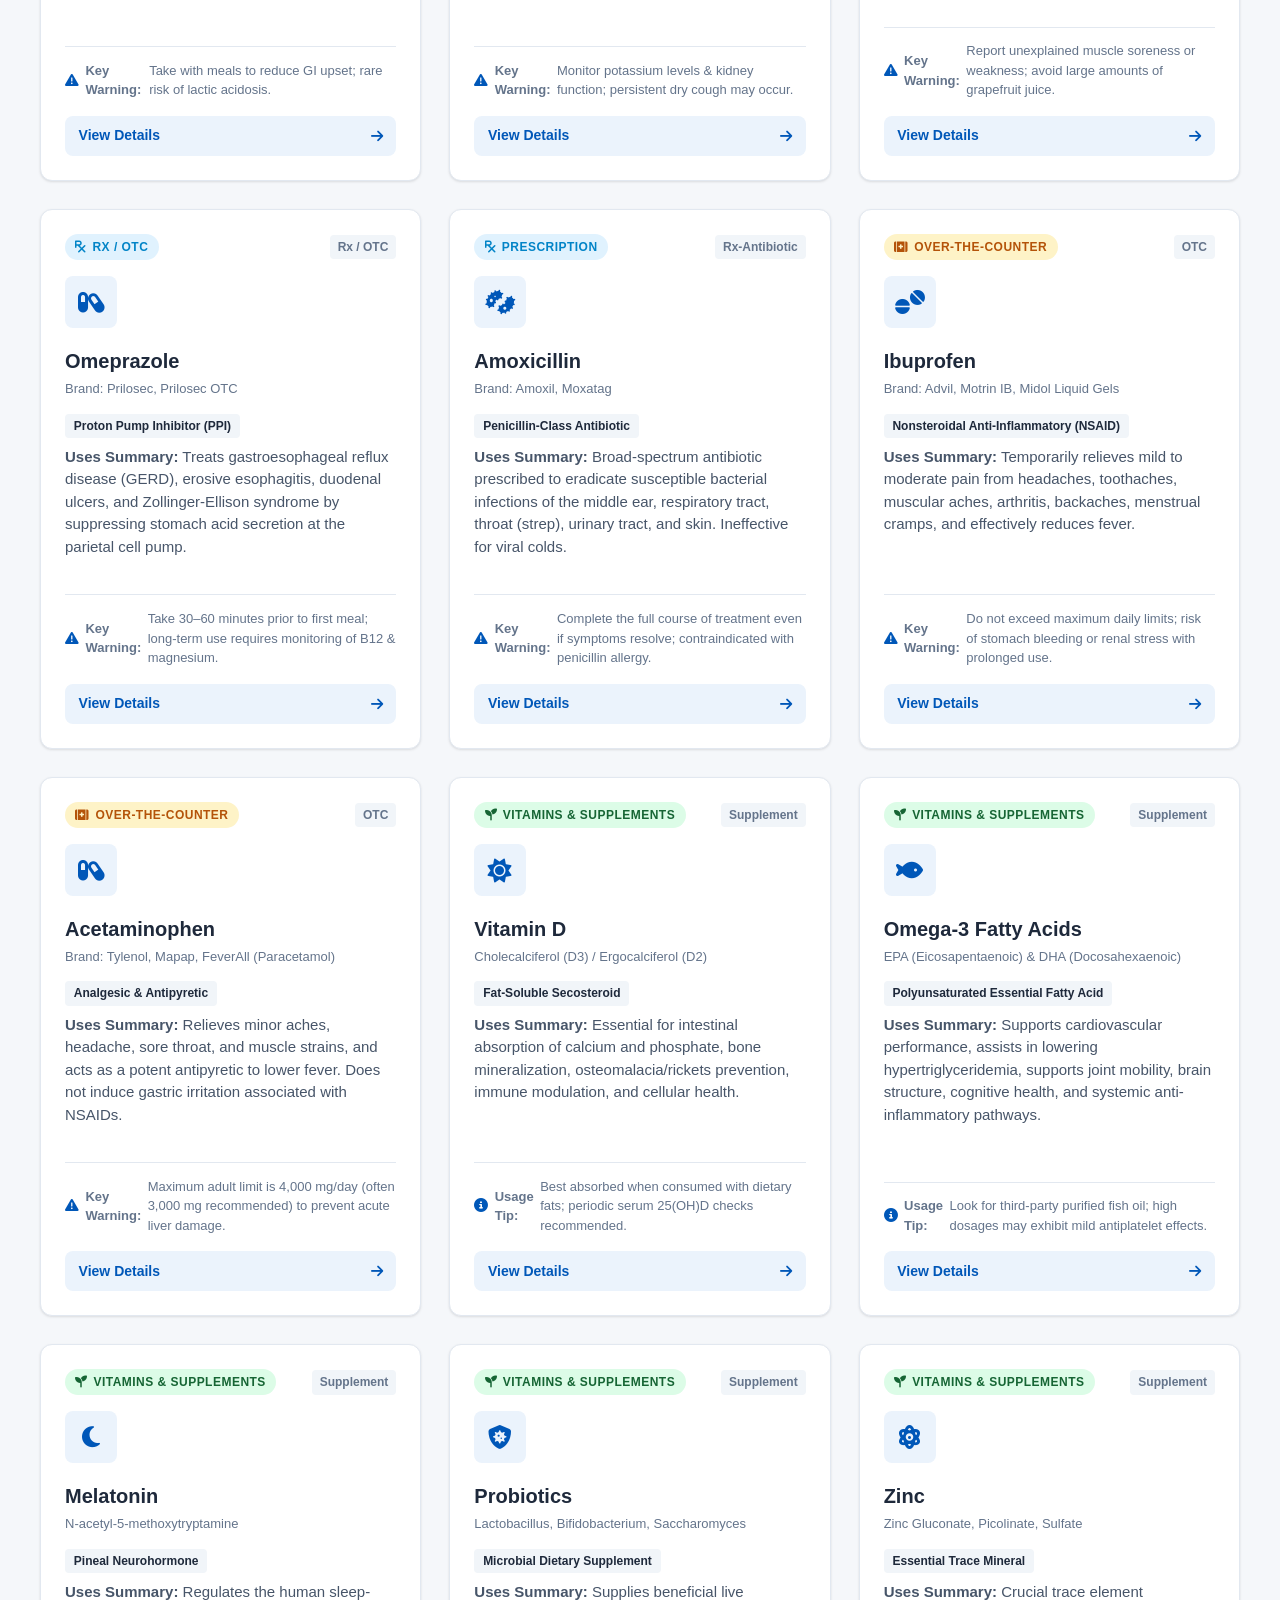
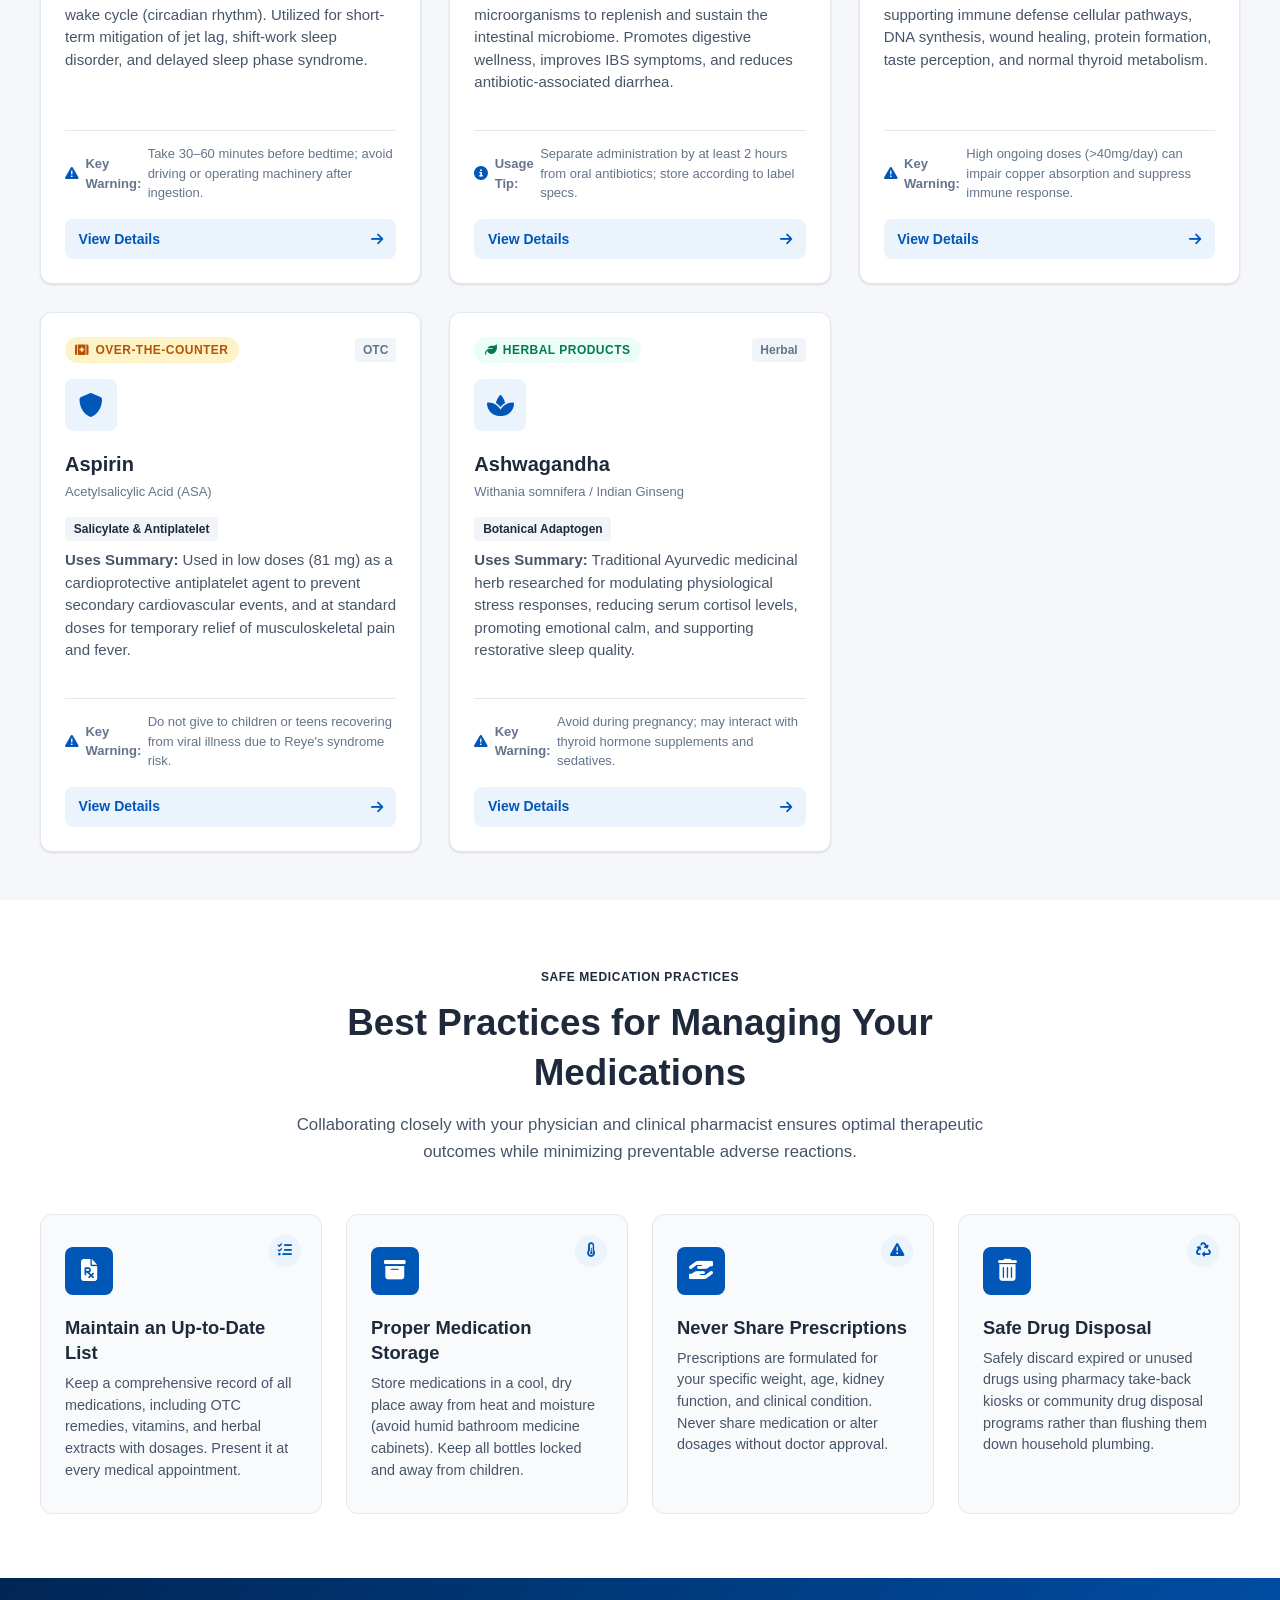
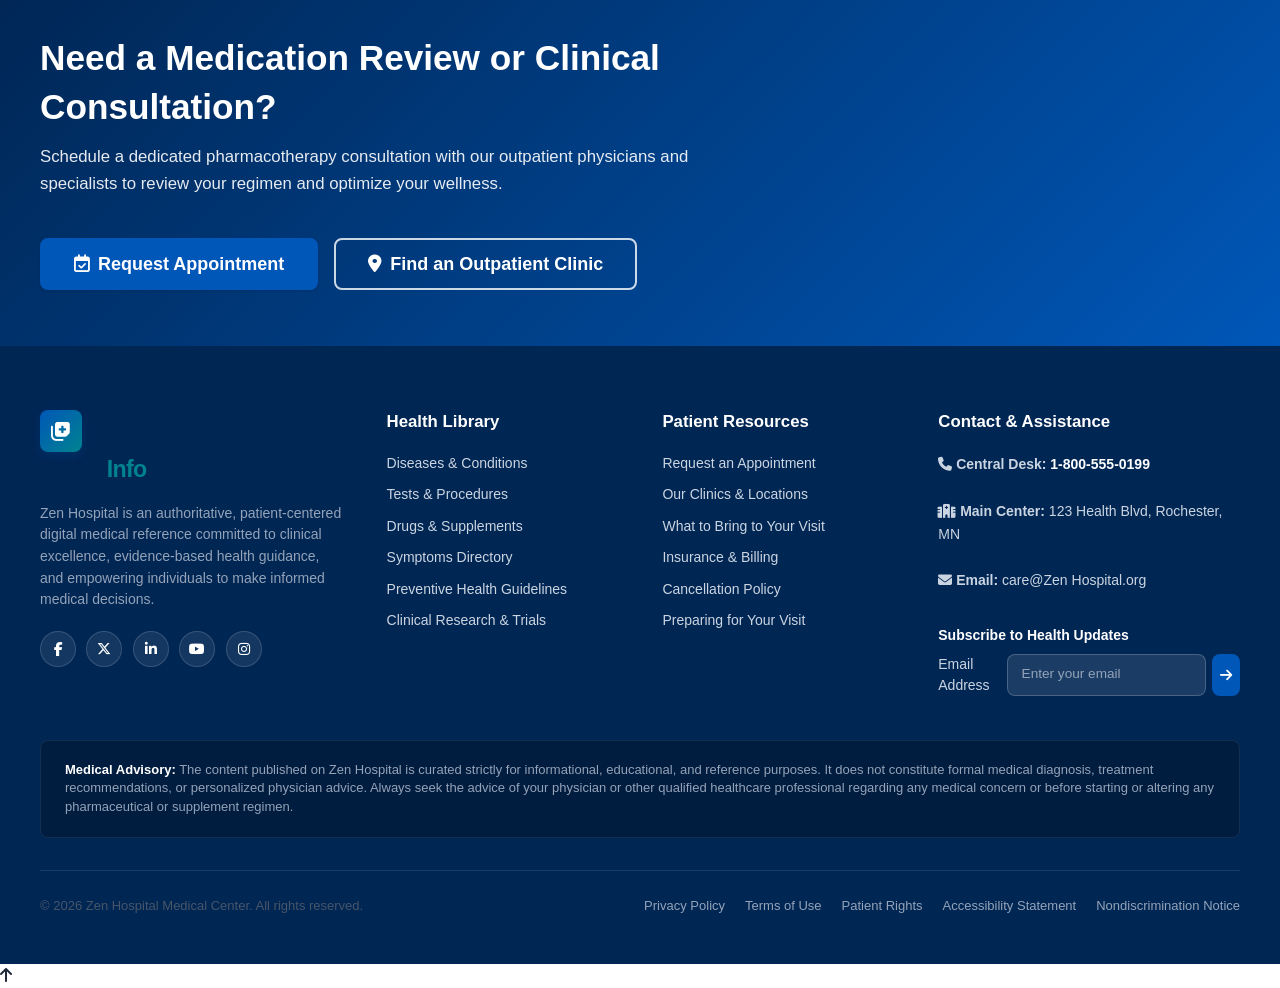
<file: drugs.html>
<!DOCTYPE html>
<html lang="en">
<head>
  <meta charset="UTF-8">
  <meta name="viewport" content="width=device-width, initial-scale=1.0">
  <meta name="description" content="Browse Zen Hospital's comprehensive guide to prescription medications, over-the-counter drugs, vitamins, and herbal supplements. Access dosage summaries, drug safety, and our Drug Interaction Checker.">
  <title>Drugs &amp; Supplements | Zen Hospital</title>
  
  <!-- Font Awesome CDN -->
  <link rel="stylesheet" href="https://cdnjs.cloudflare.com/ajax/libs/font-awesome/6.5.1/css/all.min.css">
  
  <!-- Google Fonts for Medical Editorial Style -->
  <link rel="preconnect" href="https://fonts.googleapis.com">
  <link rel="preconnect" href="https://fonts.gstatic.com" crossorigin>
  <link href="https://fonts.googleapis.com/css2?family=Merriweather:ital,wght@0,300;0,400;0,700;1,300&family=Source+Sans+3:ital,wght@0,300;0,400;0,600;0,700;1,400&display=swap" rel="stylesheet">
  
  <!-- Stylesheets -->
  <link rel="stylesheet" href="css/style.css">
  <link rel="stylesheet" href="css/responsive.css">
</head>
<body>
  <!-- Accessibility Skip Link -->
  <a href="#main-content" class="skip-link">Skip to main content</a>

  <!-- Emergency & Utility Top Bar -->
  <div class="top-bar">
    <div class="container top-bar-content">
      <div class="emergency-notice">
        <i class="fa-solid fa-triangle-exclamation" aria-hidden="true"></i>
        <span><strong>Medical Emergency?</strong> Call <a href="tel:911">911</a> or visit the nearest emergency facility immediately.</span>
      </div>
      <div class="top-links">
        <a href="appointments.html"><i class="fa-regular fa-calendar-check" aria-hidden="true"></i> Patient Portal</a>
        <a href="locations.html"><i class="fa-solid fa-location-dot" aria-hidden="true"></i> Find a Clinic</a>
        <a href="tel:18005550199"><i class="fa-solid fa-phone" aria-hidden="true"></i> 1-800-555-0199</a>
      </div>
    </div>
  </div>

  <!-- Primary Site Header -->
  <header class="site-header">
    <div class="container header-container">
      <div class="brand">
        <a href="index.html" class="logo" aria-label="Zen Hospital Home">
          <span class="logo-symbol"><i class="fa-solid fa-notes-medical" aria-hidden="true"></i></span>
          <span class="logo-name">Health<span class="logo-accent">Info</span></span>
        </a>
      </div>

      <!-- Mobile Menu Toggle Button -->
      <button class="mobile-toggle" id="mobileMenuToggle" aria-expanded="false" aria-controls="primaryNav" aria-label="Toggle navigation menu">
        <span class="toggle-icon"><i class="fa-solid fa-bars" aria-hidden="true"></i></span>
      </button>

      <!-- Main Navigation -->
      <nav id="primaryNav" class="primary-nav" aria-label="Primary Navigation">
        <ul class="nav-menu">
          <li class="nav-item"><a href="index.html" class="nav-link">Health Library</a></li>
          <li class="nav-item"><a href="diseases.html" class="nav-link">Diseases &amp; Conditions</a></li>
          <li class="nav-item"><a href="tests.html" class="nav-link">Tests &amp; Procedures</a></li>
          <li class="nav-item"><a href="drugs.html" class="nav-link active" aria-current="page">Drugs &amp; Supplements</a></li>
          <li class="nav-item"><a href="appointments.html" class="nav-link">Appointments</a></li>
          <li class="nav-item"><a href="locations.html" class="nav-link">Locations</a></li>
        </ul>
        <div class="nav-action">
          <a href="appointments.html" class="btn btn-primary btn-sm"><i class="fa-regular fa-calendar-plus" aria-hidden="true"></i> Request Appointment</a>
        </div>
      </nav>
    </div>
  </header>

  <!-- Main Content Area -->
  <main id="main-content">
    <!-- Breadcrumb Section -->
    <nav class="breadcrumb-bar" aria-label="Breadcrumb">
      <div class="container">
        <ol class="breadcrumb-list">
          <li class="breadcrumb-item"><a href="index.html"><i class="fa-solid fa-house" aria-hidden="true"></i> Home</a></li>
          <li class="breadcrumb-item"><a href="index.html">Health Library</a></li>
          <li class="breadcrumb-item active" aria-current="page">Drugs &amp; Supplements</li>
        </ol>
      </div>
    </nav>

    <!-- Page Hero / Intro Section -->
    <section class="page-hero">
      <div class="container">
        <div class="hero-header">
          <span class="badge badge-pill badge-primary-light"><i class="fa-solid fa-pills" aria-hidden="true"></i> Pharmacology &amp; Therapeutics</span>
          <h1 class="hero-title">Drugs &amp; Supplements</h1>
          <p class="hero-description">
            Access authoritative, clinically vetted monographs for prescription pharmaceuticals, over-the-counter remedies, vitamins, dietary nutrients, and herbal botanicals. Review clinical uses, side effect profiles, proper administration guidelines, and check for potential cross-interactions.
          </p>
        </div>

        <!-- Hero Highlights -->
        <div class="hero-highlights-grid">
          <div class="highlight-card">
            <div class="highlight-icon"><i class="fa-solid fa-prescription-bottle-medical" aria-hidden="true"></i></div>
            <div class="highlight-body">
              <span class="highlight-num">1,200+</span>
              <span class="highlight-label">Monitored Drugs &amp; Herbs</span>
            </div>
          </div>
          <div class="highlight-card">
            <div class="highlight-icon"><i class="fa-solid fa-flask" aria-hidden="true"></i></div>
            <div class="highlight-body">
              <span class="highlight-num">FDA Aligned</span>
              <span class="highlight-label">Evidence-Based Guidelines</span>
            </div>
          </div>
          <div class="highlight-card">
            <div class="highlight-icon"><i class="fa-solid fa-arrows-split-up-and-left" aria-hidden="true"></i></div>
            <div class="highlight-body">
              <span class="highlight-num">Instant</span>
              <span class="highlight-label">Interaction Checker Tool</span>
            </div>
          </div>
          <div class="highlight-card">
            <div class="highlight-icon"><i class="fa-solid fa-user-shield" aria-hidden="true"></i></div>
            <div class="highlight-body">
              <span class="highlight-num">Clinical</span>
              <span class="highlight-label">Pharmacist Vetted</span>
            </div>
          </div>
        </div>
      </div>
    </section>

    <!-- Drug Interaction Checker Section (UI Only) -->
    <section class="checker-section" id="interaction-checker">
      <div class="container">
        <div class="checker-wrapper">
          <div class="checker-intro">
            <div class="checker-badge"><i class="fa-solid fa-shield-virus" aria-hidden="true"></i> Patient Safety Tool</div>
            <h2>Drug Interaction Checker</h2>
            <p>
              Simulate and examine potential pharmacokinetic interactions between two medications, over-the-counter products, or nutritional supplements before co-administration.
            </p>
          </div>

          <form class="checker-form" id="interactionCheckerForm" onsubmit="event.preventDefault();">
            <div class="checker-inputs-grid">
              <div class="checker-field">
                <label for="drugSelect1"><i class="fa-solid fa-prescription-bottle" aria-hidden="true"></i> Primary Medication or Supplement</label>
                <select id="drugSelect1" class="form-select" required>
                  <option value="" disabled selected>Select first medication...</option>
                  <option value="metformin">Metformin (Glucophage)</option>
                  <option value="lisinopril">Lisinopril (Prinivil / Zestril)</option>
                  <option value="atorvastatin">Atorvastatin (Lipitor)</option>
                  <option value="omeprazole">Omeprazole (Prilosec)</option>
                  <option value="amoxicillin">Amoxicillin (Amoxil)</option>
                  <option value="ibuprofen">Ibuprofen (Advil / Motrin)</option>
                  <option value="acetaminophen">Acetaminophen (Tylenol)</option>
                  <option value="vitamin-d">Vitamin D3 (Cholecalciferol)</option>
                  <option value="omega-3">Omega-3 Fatty Acids (Fish Oil)</option>
                  <option value="melatonin">Melatonin</option>
                  <option value="probiotic">Probiotics (Lactobacillus)</option>
                  <option value="zinc">Zinc Gluconate</option>
                  <option value="aspirin">Aspirin (Bayer / Ecotrin)</option>
                  <option value="ashwagandha">Ashwagandha (Withania somnifera)</option>
                </select>
              </div>

              <div class="checker-field">
                <label for="drugSelect2"><i class="fa-solid fa-capsules" aria-hidden="true"></i> Second Medication or Supplement</label>
                <select id="drugSelect2" class="form-select" required>
                  <option value="" disabled selected>Select second medication...</option>
                  <option value="ibuprofen">Ibuprofen (Advil / Motrin)</option>
                  <option value="lisinopril">Lisinopril (Prinivil / Zestril)</option>
                  <option value="metformin">Metformin (Glucophage)</option>
                  <option value="atorvastatin">Atorvastatin (Lipitor)</option>
                  <option value="omeprazole">Omeprazole (Prilosec)</option>
                  <option value="amoxicillin">Amoxicillin (Amoxil)</option>
                  <option value="acetaminophen">Acetaminophen (Tylenol)</option>
                  <option value="vitamin-d">Vitamin D3 (Cholecalciferol)</option>
                  <option value="omega-3">Omega-3 Fatty Acids (Fish Oil)</option>
                  <option value="melatonin">Melatonin</option>
                  <option value="probiotic">Probiotics (Lactobacillus)</option>
                  <option value="zinc">Zinc Gluconate</option>
                  <option value="aspirin">Aspirin (Bayer / Ecotrin)</option>
                  <option value="ashwagandha">Ashwagandha (Withania somnifera)</option>
                </select>
              </div>

              <div class="checker-action">
                <button type="button" id="checkInteractionBtn" class="btn btn-primary btn-block">
                  <i class="fa-solid fa-magnifying-glass-chart" aria-hidden="true"></i> Check Interactions
                </button>
              </div>
            </div>

            <!-- Dynamic UI Result Box -->
            <div id="checkerResultBox" class="checker-result-card" style="display: none;">
              <div class="result-header">
                <div class="severity-indicator severity-moderate" id="resultSeverityBadge">
                  <i class="fa-solid fa-circle-exclamation" aria-hidden="true"></i>
                  <span id="resultSeverityText">Moderate Interaction</span>
                </div>
                <div class="result-drugs-label" id="resultDrugsTitle">
                  Lisinopril + Ibuprofen
                </div>
              </div>
              <div class="result-body">
                <p id="resultDescription">
                  Co-administration of nonsteroidal anti-inflammatory drugs (NSAIDs) such as Ibuprofen may decrease the antihypertensive efficacy of ACE inhibitors like Lisinopril and increase the risk of deterioration in renal function, particularly in elderly or volume-depleted patients.
                </p>
                <div class="result-advisory">
                  <i class="fa-solid fa-user-doctor" aria-hidden="true"></i>
                  <strong>Clinical Guidance:</strong> Monitor blood pressure regularly and consult your healthcare provider or pharmacist. Your physician may recommend alternative pain relief options such as Acetaminophen.
                </div>
              </div>
            </div>
          </form>
        </div>
      </div>
    </section>

    <!-- Search & Filters Section -->
    <section class="filter-section">
      <div class="container">
        <div class="filter-toolbar">
          <!-- Medication Search Bar -->
          <div class="search-box">
            <label for="drugSearch" class="visually-hidden">Search medications and supplements</label>
            <i class="fa-solid fa-magnifying-glass search-icon" aria-hidden="true"></i>
            <input type="search" id="drugSearch" class="search-input" placeholder="Search medications, brand names, OTC products, or vitamins..." autocomplete="off">
            <button type="button" id="clearDrugSearchBtn" class="clear-btn" aria-label="Clear medication search" style="display: none;">
              <i class="fa-solid fa-xmark" aria-hidden="true"></i>
            </button>
          </div>

          <!-- Category Filter Tabs -->
          <div class="category-filters" role="group" aria-label="Filter drugs by category">
            <button type="button" class="category-pill active" data-category="all">All Categories</button>
            <button type="button" class="category-pill" data-category="prescription"><i class="fa-solid fa-prescription" aria-hidden="true"></i> Prescription Drugs</button>
            <button type="button" class="category-pill" data-category="otc"><i class="fa-solid fa-kit-medical" aria-hidden="true"></i> Over-the-Counter</button>
            <button type="button" class="category-pill" data-category="supplements"><i class="fa-solid fa-seedling" aria-hidden="true"></i> Vitamins &amp; Supplements</button>
            <button type="button" class="category-pill" data-category="herbal"><i class="fa-solid fa-leaf" aria-hidden="true"></i> Herbal Products</button>
          </div>
        </div>

        <!-- A-Z Alphabet Filter Navigation -->
        <div class="az-filter-wrapper" aria-label="Filter medications alphabetically">
          <span class="az-label"><i class="fa-solid fa-arrow-down-a-z" aria-hidden="true"></i> Browse A to Z:</span>
          <div class="az-filter-bar">
            <button type="button" class="az-btn active" data-letter="all">All</button>
            <button type="button" class="az-btn" data-letter="A">A</button>
            <button type="button" class="az-btn" data-letter="B">B</button>
            <button type="button" class="az-btn" data-letter="C">C</button>
            <button type="button" class="az-btn" data-letter="D">D</button>
            <button type="button" class="az-btn" data-letter="E">E</button>
            <button type="button" class="az-btn" data-letter="F">F</button>
            <button type="button" class="az-btn" data-letter="G">G</button>
            <button type="button" class="az-btn" data-letter="H">H</button>
            <button type="button" class="az-btn" data-letter="I">I</button>
            <button type="button" class="az-btn" data-letter="J">J</button>
            <button type="button" class="az-btn" data-letter="K">K</button>
            <button type="button" class="az-btn" data-letter="L">L</button>
            <button type="button" class="az-btn" data-letter="M">M</button>
            <button type="button" class="az-btn" data-letter="N">N</button>
            <button type="button" class="az-btn" data-letter="O">O</button>
            <button type="button" class="az-btn" data-letter="P">P</button>
            <button type="button" class="az-btn" data-letter="Q">Q</button>
            <button type="button" class="az-btn" data-letter="R">R</button>
            <button type="button" class="az-btn" data-letter="S">S</button>
            <button type="button" class="az-btn" data-letter="T">T</button>
            <button type="button" class="az-btn" data-letter="U">U</button>
            <button type="button" class="az-btn" data-letter="V">V</button>
            <button type="button" class="az-btn" data-letter="W">W</button>
            <button type="button" class="az-btn" data-letter="X">X</button>
            <button type="button" class="az-btn" data-letter="Y">Y</button>
            <button type="button" class="az-btn" data-letter="Z">Z</button>
          </div>
        </div>

        <div class="filter-results-status" id="drugResultsStatus" aria-live="polite">
          Showing <span id="visibleDrugCount">14</span> medications &amp; supplements
        </div>
      </div>
    </section>

    <!-- Grid of Medication Cards -->
    <section class="drugs-grid-section">
      <div class="container">
        <div class="cards-grid" id="drugsGrid">

          <!-- 1. Metformin -->
          <article class="test-card drug-card" data-category="prescription" data-letter="M">
            <div class="card-top">
              <span class="category-tag tag-prescription"><i class="fa-solid fa-prescription" aria-hidden="true"></i> Prescription</span>
              <span class="card-id">Rx-Oral</span>
            </div>
            <div class="card-icon-wrapper">
              <i class="fa-solid fa-pills" aria-hidden="true"></i>
            </div>
            <h2 class="card-title">Metformin</h2>
            <p class="card-alias">Brand: Glucophage, Fortamet, Riomet</p>
            <div class="drug-summary-box">
              <span class="drug-class-badge">Biguanide Antidiabetic</span>
              <p class="card-description">
                <strong>Uses Summary:</strong> First-line oral therapy for the management of type 2 diabetes mellitus. Lowers blood glucose by reducing hepatic glucose output and increasing insulin sensitivity in peripheral tissues.
              </p>
            </div>
            <div class="card-meta">
              <div class="meta-item"><i class="fa-solid fa-triangle-exclamation" aria-hidden="true"></i> <strong>Key Warning:</strong> Take with meals to reduce GI upset; rare risk of lactic acidosis.</div>
            </div>
            <div class="card-footer">
              <a href="#drug-metformin" class="learn-more-link" aria-label="View details for Metformin">
                <span>View Details</span>
                <i class="fa-solid fa-arrow-right" aria-hidden="true"></i>
              </a>
            </div>
          </article>

          <!-- 2. Lisinopril -->
          <article class="test-card drug-card" data-category="prescription" data-letter="L">
            <div class="card-top">
              <span class="category-tag tag-prescription"><i class="fa-solid fa-prescription" aria-hidden="true"></i> Prescription</span>
              <span class="card-id">Rx-Oral</span>
            </div>
            <div class="card-icon-wrapper">
              <i class="fa-solid fa-heart-pulse" aria-hidden="true"></i>
            </div>
            <h2 class="card-title">Lisinopril</h2>
            <p class="card-alias">Brand: Prinivil, Zestril, Qbrelis</p>
            <div class="drug-summary-box">
              <span class="drug-class-badge">ACE Inhibitor</span>
              <p class="card-description">
                <strong>Uses Summary:</strong> Prescribed to treat hypertension (high blood pressure), congestive heart failure, and to improve survival outcomes following acute myocardial infarction (heart attack).
              </p>
            </div>
            <div class="card-meta">
              <div class="meta-item"><i class="fa-solid fa-triangle-exclamation" aria-hidden="true"></i> <strong>Key Warning:</strong> Monitor potassium levels &amp; kidney function; persistent dry cough may occur.</div>
            </div>
            <div class="card-footer">
              <a href="#drug-lisinopril" class="learn-more-link" aria-label="View details for Lisinopril">
                <span>View Details</span>
                <i class="fa-solid fa-arrow-right" aria-hidden="true"></i>
              </a>
            </div>
          </article>

          <!-- 3. Atorvastatin -->
          <article class="test-card drug-card" data-category="prescription" data-letter="A">
            <div class="card-top">
              <span class="category-tag tag-prescription"><i class="fa-solid fa-prescription" aria-hidden="true"></i> Prescription</span>
              <span class="card-id">Rx-Oral</span>
            </div>
            <div class="card-icon-wrapper">
              <i class="fa-solid fa-shield-heart" aria-hidden="true"></i>
            </div>
            <h2 class="card-title">Atorvastatin</h2>
            <p class="card-alias">Brand: Lipitor</p>
            <div class="drug-summary-box">
              <span class="drug-class-badge">HMG-CoA Reductase Inhibitor (Statin)</span>
              <p class="card-description">
                <strong>Uses Summary:</strong> Lowers low-density lipoprotein (LDL) cholesterol and triglycerides in the bloodstream while raising HDL cholesterol, significantly reducing stroke and cardiovascular disease risks.
              </p>
            </div>
            <div class="card-meta">
              <div class="meta-item"><i class="fa-solid fa-triangle-exclamation" aria-hidden="true"></i> <strong>Key Warning:</strong> Report unexplained muscle soreness or weakness; avoid large amounts of grapefruit juice.</div>
            </div>
            <div class="card-footer">
              <a href="#drug-atorvastatin" class="learn-more-link" aria-label="View details for Atorvastatin">
                <span>View Details</span>
                <i class="fa-solid fa-arrow-right" aria-hidden="true"></i>
              </a>
            </div>
          </article>

          <!-- 4. Omeprazole -->
          <article class="test-card drug-card" data-category="prescription" data-letter="O">
            <div class="card-top">
              <span class="category-tag tag-prescription"><i class="fa-solid fa-prescription" aria-hidden="true"></i> Rx / OTC</span>
              <span class="card-id">Rx / OTC</span>
            </div>
            <div class="card-icon-wrapper">
              <i class="fa-solid fa-capsules" aria-hidden="true"></i>
            </div>
            <h2 class="card-title">Omeprazole</h2>
            <p class="card-alias">Brand: Prilosec, Prilosec OTC</p>
            <div class="drug-summary-box">
              <span class="drug-class-badge">Proton Pump Inhibitor (PPI)</span>
              <p class="card-description">
                <strong>Uses Summary:</strong> Treats gastroesophageal reflux disease (GERD), erosive esophagitis, duodenal ulcers, and Zollinger-Ellison syndrome by suppressing stomach acid secretion at the parietal cell pump.
              </p>
            </div>
            <div class="card-meta">
              <div class="meta-item"><i class="fa-solid fa-triangle-exclamation" aria-hidden="true"></i> <strong>Key Warning:</strong> Take 30–60 minutes prior to first meal; long-term use requires monitoring of B12 &amp; magnesium.</div>
            </div>
            <div class="card-footer">
              <a href="#drug-omeprazole" class="learn-more-link" aria-label="View details for Omeprazole">
                <span>View Details</span>
                <i class="fa-solid fa-arrow-right" aria-hidden="true"></i>
              </a>
            </div>
          </article>

          <!-- 5. Amoxicillin -->
          <article class="test-card drug-card" data-category="prescription" data-letter="A">
            <div class="card-top">
              <span class="category-tag tag-prescription"><i class="fa-solid fa-prescription" aria-hidden="true"></i> Prescription</span>
              <span class="card-id">Rx-Antibiotic</span>
            </div>
            <div class="card-icon-wrapper">
              <i class="fa-solid fa-bacteria" aria-hidden="true"></i>
            </div>
            <h2 class="card-title">Amoxicillin</h2>
            <p class="card-alias">Brand: Amoxil, Moxatag</p>
            <div class="drug-summary-box">
              <span class="drug-class-badge">Penicillin-Class Antibiotic</span>
              <p class="card-description">
                <strong>Uses Summary:</strong> Broad-spectrum antibiotic prescribed to eradicate susceptible bacterial infections of the middle ear, respiratory tract, throat (strep), urinary tract, and skin. Ineffective for viral colds.
              </p>
            </div>
            <div class="card-meta">
              <div class="meta-item"><i class="fa-solid fa-triangle-exclamation" aria-hidden="true"></i> <strong>Key Warning:</strong> Complete the full course of treatment even if symptoms resolve; contraindicated with penicillin allergy.</div>
            </div>
            <div class="card-footer">
              <a href="#drug-amoxicillin" class="learn-more-link" aria-label="View details for Amoxicillin">
                <span>View Details</span>
                <i class="fa-solid fa-arrow-right" aria-hidden="true"></i>
              </a>
            </div>
          </article>

          <!-- 6. Ibuprofen -->
          <article class="test-card drug-card" data-category="otc" data-letter="I">
            <div class="card-top">
              <span class="category-tag tag-otc"><i class="fa-solid fa-kit-medical" aria-hidden="true"></i> Over-the-Counter</span>
              <span class="card-id">OTC</span>
            </div>
            <div class="card-icon-wrapper">
              <i class="fa-solid fa-tablets" aria-hidden="true"></i>
            </div>
            <h2 class="card-title">Ibuprofen</h2>
            <p class="card-alias">Brand: Advil, Motrin IB, Midol Liquid Gels</p>
            <div class="drug-summary-box">
              <span class="drug-class-badge">Nonsteroidal Anti-Inflammatory (NSAID)</span>
              <p class="card-description">
                <strong>Uses Summary:</strong> Temporarily relieves mild to moderate pain from headaches, toothaches, muscular aches, arthritis, backaches, menstrual cramps, and effectively reduces fever.
              </p>
            </div>
            <div class="card-meta">
              <div class="meta-item"><i class="fa-solid fa-triangle-exclamation" aria-hidden="true"></i> <strong>Key Warning:</strong> Do not exceed maximum daily limits; risk of stomach bleeding or renal stress with prolonged use.</div>
            </div>
            <div class="card-footer">
              <a href="#drug-ibuprofen" class="learn-more-link" aria-label="View details for Ibuprofen">
                <span>View Details</span>
                <i class="fa-solid fa-arrow-right" aria-hidden="true"></i>
              </a>
            </div>
          </article>

          <!-- 7. Acetaminophen -->
          <article class="test-card drug-card" data-category="otc" data-letter="A">
            <div class="card-top">
              <span class="category-tag tag-otc"><i class="fa-solid fa-kit-medical" aria-hidden="true"></i> Over-the-Counter</span>
              <span class="card-id">OTC</span>
            </div>
            <div class="card-icon-wrapper">
              <i class="fa-solid fa-capsules" aria-hidden="true"></i>
            </div>
            <h2 class="card-title">Acetaminophen</h2>
            <p class="card-alias">Brand: Tylenol, Mapap, FeverAll (Paracetamol)</p>
            <div class="drug-summary-box">
              <span class="drug-class-badge">Analgesic &amp; Antipyretic</span>
              <p class="card-description">
                <strong>Uses Summary:</strong> Relieves minor aches, headache, sore throat, and muscle strains, and acts as a potent antipyretic to lower fever. Does not induce gastric irritation associated with NSAIDs.
              </p>
            </div>
            <div class="card-meta">
              <div class="meta-item"><i class="fa-solid fa-triangle-exclamation" aria-hidden="true"></i> <strong>Key Warning:</strong> Maximum adult limit is 4,000 mg/day (often 3,000 mg recommended) to prevent acute liver damage.</div>
            </div>
            <div class="card-footer">
              <a href="#drug-acetaminophen" class="learn-more-link" aria-label="View details for Acetaminophen">
                <span>View Details</span>
                <i class="fa-solid fa-arrow-right" aria-hidden="true"></i>
              </a>
            </div>
          </article>

          <!-- 8. Vitamin D -->
          <article class="test-card drug-card" data-category="supplements" data-letter="V">
            <div class="card-top">
              <span class="category-tag tag-supplements"><i class="fa-solid fa-seedling" aria-hidden="true"></i> Vitamins &amp; Supplements</span>
              <span class="card-id">Supplement</span>
            </div>
            <div class="card-icon-wrapper">
              <i class="fa-solid fa-sun" aria-hidden="true"></i>
            </div>
            <h2 class="card-title">Vitamin D</h2>
            <p class="card-alias">Cholecalciferol (D3) / Ergocalciferol (D2)</p>
            <div class="drug-summary-box">
              <span class="drug-class-badge">Fat-Soluble Secosteroid</span>
              <p class="card-description">
                <strong>Uses Summary:</strong> Essential for intestinal absorption of calcium and phosphate, bone mineralization, osteomalacia/rickets prevention, immune modulation, and cellular health.
              </p>
            </div>
            <div class="card-meta">
              <div class="meta-item"><i class="fa-solid fa-circle-info" aria-hidden="true"></i> <strong>Usage Tip:</strong> Best absorbed when consumed with dietary fats; periodic serum 25(OH)D checks recommended.</div>
            </div>
            <div class="card-footer">
              <a href="#drug-vitamind" class="learn-more-link" aria-label="View details for Vitamin D">
                <span>View Details</span>
                <i class="fa-solid fa-arrow-right" aria-hidden="true"></i>
              </a>
            </div>
          </article>

          <!-- 9. Omega-3 -->
          <article class="test-card drug-card" data-category="supplements" data-letter="O">
            <div class="card-top">
              <span class="category-tag tag-supplements"><i class="fa-solid fa-seedling" aria-hidden="true"></i> Vitamins &amp; Supplements</span>
              <span class="card-id">Supplement</span>
            </div>
            <div class="card-icon-wrapper">
              <i class="fa-solid fa-fish" aria-hidden="true"></i>
            </div>
            <h2 class="card-title">Omega-3 Fatty Acids</h2>
            <p class="card-alias">EPA (Eicosapentaenoic) &amp; DHA (Docosahexaenoic)</p>
            <div class="drug-summary-box">
              <span class="drug-class-badge">Polyunsaturated Essential Fatty Acid</span>
              <p class="card-description">
                <strong>Uses Summary:</strong> Supports cardiovascular performance, assists in lowering hypertriglyceridemia, supports joint mobility, brain structure, cognitive health, and systemic anti-inflammatory pathways.
              </p>
            </div>
            <div class="card-meta">
              <div class="meta-item"><i class="fa-solid fa-circle-info" aria-hidden="true"></i> <strong>Usage Tip:</strong> Look for third-party purified fish oil; high dosages may exhibit mild antiplatelet effects.</div>
            </div>
            <div class="card-footer">
              <a href="#drug-omega3" class="learn-more-link" aria-label="View details for Omega-3">
                <span>View Details</span>
                <i class="fa-solid fa-arrow-right" aria-hidden="true"></i>
              </a>
            </div>
          </article>

          <!-- 10. Melatonin -->
          <article class="test-card drug-card" data-category="supplements" data-letter="M">
            <div class="card-top">
              <span class="category-tag tag-supplements"><i class="fa-solid fa-seedling" aria-hidden="true"></i> Vitamins &amp; Supplements</span>
              <span class="card-id">Supplement</span>
            </div>
            <div class="card-icon-wrapper">
              <i class="fa-solid fa-moon" aria-hidden="true"></i>
            </div>
            <h2 class="card-title">Melatonin</h2>
            <p class="card-alias">N-acetyl-5-methoxytryptamine</p>
            <div class="drug-summary-box">
              <span class="drug-class-badge">Pineal Neurohormone</span>
              <p class="card-description">
                <strong>Uses Summary:</strong> Regulates the human sleep-wake cycle (circadian rhythm). Utilized for short-term mitigation of jet lag, shift-work sleep disorder, and delayed sleep phase syndrome.
              </p>
            </div>
            <div class="card-meta">
              <div class="meta-item"><i class="fa-solid fa-triangle-exclamation" aria-hidden="true"></i> <strong>Key Warning:</strong> Take 30–60 minutes before bedtime; avoid driving or operating machinery after ingestion.</div>
            </div>
            <div class="card-footer">
              <a href="#drug-melatonin" class="learn-more-link" aria-label="View details for Melatonin">
                <span>View Details</span>
                <i class="fa-solid fa-arrow-right" aria-hidden="true"></i>
              </a>
            </div>
          </article>

          <!-- 11. Probiotic -->
          <article class="test-card drug-card" data-category="supplements" data-letter="P">
            <div class="card-top">
              <span class="category-tag tag-supplements"><i class="fa-solid fa-seedling" aria-hidden="true"></i> Vitamins &amp; Supplements</span>
              <span class="card-id">Supplement</span>
            </div>
            <div class="card-icon-wrapper">
              <i class="fa-solid fa-shield-virus" aria-hidden="true"></i>
            </div>
            <h2 class="card-title">Probiotics</h2>
            <p class="card-alias">Lactobacillus, Bifidobacterium, Saccharomyces</p>
            <div class="drug-summary-box">
              <span class="drug-class-badge">Microbial Dietary Supplement</span>
              <p class="card-description">
                <strong>Uses Summary:</strong> Supplies beneficial live microorganisms to replenish and sustain the intestinal microbiome. Promotes digestive wellness, improves IBS symptoms, and reduces antibiotic-associated diarrhea.
              </p>
            </div>
            <div class="card-meta">
              <div class="meta-item"><i class="fa-solid fa-circle-info" aria-hidden="true"></i> <strong>Usage Tip:</strong> Separate administration by at least 2 hours from oral antibiotics; store according to label specs.</div>
            </div>
            <div class="card-footer">
              <a href="#drug-probiotic" class="learn-more-link" aria-label="View details for Probiotics">
                <span>View Details</span>
                <i class="fa-solid fa-arrow-right" aria-hidden="true"></i>
              </a>
            </div>
          </article>

          <!-- 12. Zinc -->
          <article class="test-card drug-card" data-category="supplements" data-letter="Z">
            <div class="card-top">
              <span class="category-tag tag-supplements"><i class="fa-solid fa-seedling" aria-hidden="true"></i> Vitamins &amp; Supplements</span>
              <span class="card-id">Supplement</span>
            </div>
            <div class="card-icon-wrapper">
              <i class="fa-solid fa-atom" aria-hidden="true"></i>
            </div>
            <h2 class="card-title">Zinc</h2>
            <p class="card-alias">Zinc Gluconate, Picolinate, Sulfate</p>
            <div class="drug-summary-box">
              <span class="drug-class-badge">Essential Trace Mineral</span>
              <p class="card-description">
                <strong>Uses Summary:</strong> Crucial trace element supporting immune defense cellular pathways, DNA synthesis, wound healing, protein formation, taste perception, and normal thyroid metabolism.
              </p>
            </div>
            <div class="card-meta">
              <div class="meta-item"><i class="fa-solid fa-triangle-exclamation" aria-hidden="true"></i> <strong>Key Warning:</strong> High ongoing doses (>40mg/day) can impair copper absorption and suppress immune response.</div>
            </div>
            <div class="card-footer">
              <a href="#drug-zinc" class="learn-more-link" aria-label="View details for Zinc">
                <span>View Details</span>
                <i class="fa-solid fa-arrow-right" aria-hidden="true"></i>
              </a>
            </div>
          </article>

          <!-- 13. Aspirin -->
          <article class="test-card drug-card" data-category="otc" data-letter="A">
            <div class="card-top">
              <span class="category-tag tag-otc"><i class="fa-solid fa-kit-medical" aria-hidden="true"></i> Over-the-Counter</span>
              <span class="card-id">OTC</span>
            </div>
            <div class="card-icon-wrapper">
              <i class="fa-solid fa-shield" aria-hidden="true"></i>
            </div>
            <h2 class="card-title">Aspirin</h2>
            <p class="card-alias">Acetylsalicylic Acid (ASA)</p>
            <div class="drug-summary-box">
              <span class="drug-class-badge">Salicylate &amp; Antiplatelet</span>
              <p class="card-description">
                <strong>Uses Summary:</strong> Used in low doses (81 mg) as a cardioprotective antiplatelet agent to prevent secondary cardiovascular events, and at standard doses for temporary relief of musculoskeletal pain and fever.
              </p>
            </div>
            <div class="card-meta">
              <div class="meta-item"><i class="fa-solid fa-triangle-exclamation" aria-hidden="true"></i> <strong>Key Warning:</strong> Do not give to children or teens recovering from viral illness due to Reye's syndrome risk.</div>
            </div>
            <div class="card-footer">
              <a href="#drug-aspirin" class="learn-more-link" aria-label="View details for Aspirin">
                <span>View Details</span>
                <i class="fa-solid fa-arrow-right" aria-hidden="true"></i>
              </a>
            </div>
          </article>

          <!-- 14. Ashwagandha -->
          <article class="test-card drug-card" data-category="herbal" data-letter="A">
            <div class="card-top">
              <span class="category-tag tag-herbal"><i class="fa-solid fa-leaf" aria-hidden="true"></i> Herbal Products</span>
              <span class="card-id">Herbal</span>
            </div>
            <div class="card-icon-wrapper">
              <i class="fa-solid fa-spa" aria-hidden="true"></i>
            </div>
            <h2 class="card-title">Ashwagandha</h2>
            <p class="card-alias">Withania somnifera / Indian Ginseng</p>
            <div class="drug-summary-box">
              <span class="drug-class-badge">Botanical Adaptogen</span>
              <p class="card-description">
                <strong>Uses Summary:</strong> Traditional Ayurvedic medicinal herb researched for modulating physiological stress responses, reducing serum cortisol levels, promoting emotional calm, and supporting restorative sleep quality.
              </p>
            </div>
            <div class="card-meta">
              <div class="meta-item"><i class="fa-solid fa-triangle-exclamation" aria-hidden="true"></i> <strong>Key Warning:</strong> Avoid during pregnancy; may interact with thyroid hormone supplements and sedatives.</div>
            </div>
            <div class="card-footer">
              <a href="#drug-ashwagandha" class="learn-more-link" aria-label="View details for Ashwagandha">
                <span>View Details</span>
                <i class="fa-solid fa-arrow-right" aria-hidden="true"></i>
              </a>
            </div>
          </article>

        </div>

        <!-- No Results Fallback Message -->
        <div id="noDrugResults" class="no-results-message" style="display: none;">
          <div class="no-results-icon"><i class="fa-solid fa-capsules" aria-hidden="true"></i></div>
          <h3>No matching medications or supplements found</h3>
          <p>Try searching with another chemical name, clearing letter filters, or switching categories.</p>
          <button type="button" id="resetDrugFiltersBtn" class="btn btn-outline btn-sm">Reset All Filters</button>
        </div>
      </div>
    </section>

    <!-- Medication Safety & Patient Advisory Section -->
    <section class="prep-guide-section">
      <div class="container">
        <div class="section-header-centered">
          <span class="badge badge-pill badge-primary-light">Safe Medication Practices</span>
          <h2>Best Practices for Managing Your Medications</h2>
          <p class="section-lead">
            Collaborating closely with your physician and clinical pharmacist ensures optimal therapeutic outcomes while minimizing preventable adverse reactions.
          </p>
        </div>

        <div class="prep-steps-grid">
          <div class="prep-step-card">
            <div class="step-badge"><i class="fa-solid fa-list-check" aria-hidden="true"></i></div>
            <div class="step-icon"><i class="fa-solid fa-file-prescription" aria-hidden="true"></i></div>
            <h3>Maintain an Up-to-Date List</h3>
            <p>Keep a comprehensive record of all medications, including OTC remedies, vitamins, and herbal extracts with dosages. Present it at every medical appointment.</p>
          </div>
          <div class="prep-step-card">
            <div class="step-badge"><i class="fa-solid fa-temperature-half" aria-hidden="true"></i></div>
            <div class="step-icon"><i class="fa-solid fa-box-archive" aria-hidden="true"></i></div>
            <h3>Proper Medication Storage</h3>
            <p>Store medications in a cool, dry place away from heat and moisture (avoid humid bathroom medicine cabinets). Keep all bottles locked and away from children.</p>
          </div>
          <div class="prep-step-card">
            <div class="step-badge"><i class="fa-solid fa-triangle-exclamation" aria-hidden="true"></i></div>
            <div class="step-icon"><i class="fa-solid fa-hand-holding-hand" aria-hidden="true"></i></div>
            <h3>Never Share Prescriptions</h3>
            <p>Prescriptions are formulated for your specific weight, age, kidney function, and clinical condition. Never share medication or alter dosages without doctor approval.</p>
          </div>
          <div class="prep-step-card">
            <div class="step-badge"><i class="fa-solid fa-recycle" aria-hidden="true"></i></div>
            <div class="step-icon"><i class="fa-solid fa-trash-can" aria-hidden="true"></i></div>
            <h3>Safe Drug Disposal</h3>
            <p>Safely discard expired or unused drugs using pharmacy take-back kiosks or community drug disposal programs rather than flushing them down household plumbing.</p>
          </div>
        </div>
      </div>
    </section>

    <!-- Consultation CTA Banner -->
    <section class="appointment-cta-banner">
      <div class="container cta-content">
        <div class="cta-text">
          <h2>Need a Medication Review or Clinical Consultation?</h2>
          <p>
            Schedule a dedicated pharmacotherapy consultation with our outpatient physicians and specialists to review your regimen and optimize your wellness.
          </p>
        </div>
        <div class="cta-actions">
          <a href="appointments.html" class="btn btn-primary btn-lg"><i class="fa-regular fa-calendar-check" aria-hidden="true"></i> Request Appointment</a>
          <a href="locations.html" class="btn btn-outline-white btn-lg"><i class="fa-solid fa-location-dot" aria-hidden="true"></i> Find an Outpatient Clinic</a>
        </div>
      </div>
    </section>
  </main>

  <!-- Global Footer -->
  <footer class="site-footer">
    <div class="container footer-top">
      <div class="footer-grid">
        <!-- Col 1: About Zen Hospital -->
        <div class="footer-col brand-col">
          <a href="index.html" class="footer-logo">
            <span class="logo-symbol"><i class="fa-solid fa-notes-medical" aria-hidden="true"></i></span>
            <span class="logo-name">Health<span class="logo-accent">Info</span></span>
          </a>
          <p class="footer-mission">
            Zen Hospital is an authoritative, patient-centered digital medical reference committed to clinical excellence, evidence-based health guidance, and empowering individuals to make informed medical decisions.
          </p>
          <div class="social-links" aria-label="Social media links">
            <a href="#" aria-label="Zen Hospital on Facebook"><i class="fa-brands fa-facebook-f" aria-hidden="true"></i></a>
            <a href="#" aria-label="Zen Hospital on X (Twitter)"><i class="fa-brands fa-x-twitter" aria-hidden="true"></i></a>
            <a href="#" aria-label="Zen Hospital on LinkedIn"><i class="fa-brands fa-linkedin-in" aria-hidden="true"></i></a>
            <a href="#" aria-label="Zen Hospital on YouTube"><i class="fa-brands fa-youtube" aria-hidden="true"></i></a>
            <a href="#" aria-label="Zen Hospital on Instagram"><i class="fa-brands fa-instagram" aria-hidden="true"></i></a>
          </div>
        </div>

        <!-- Col 2: Health Library -->
        <div class="footer-col">
          <h3 class="footer-heading">Health Library</h3>
          <ul class="footer-links">
            <li><a href="diseases.html">Diseases &amp; Conditions</a></li>
            <li><a href="tests.html">Tests &amp; Procedures</a></li>
            <li><a href="drugs.html">Drugs &amp; Supplements</a></li>
            <li><a href="index.html">Symptoms Directory</a></li>
            <li><a href="index.html">Preventive Health Guidelines</a></li>
            <li><a href="index.html">Clinical Research &amp; Trials</a></li>
          </ul>
        </div>

        <!-- Col 3: Patient Resources -->
        <div class="footer-col">
          <h3 class="footer-heading">Patient Resources</h3>
          <ul class="footer-links">
            <li><a href="appointments.html">Request an Appointment</a></li>
            <li><a href="locations.html">Our Clinics &amp; Locations</a></li>
            <li><a href="appointments.html#what-to-bring">What to Bring to Your Visit</a></li>
            <li><a href="appointments.html#insurance-info">Insurance &amp; Billing</a></li>
            <li><a href="appointments.html#cancellation-policy">Cancellation Policy</a></li>
            <li><a href="appointments.html#visit-prep">Preparing for Your Visit</a></li>
          </ul>
        </div>

        <!-- Col 4: Contact & Newsletter -->
        <div class="footer-col">
          <h3 class="footer-heading">Contact &amp; Assistance</h3>
          <div class="footer-contact-info">
            <p><i class="fa-solid fa-phone" aria-hidden="true"></i> <strong>Central Desk:</strong> <a href="tel:18005550199">1-800-555-0199</a></p>
            <p><i class="fa-solid fa-hospital" aria-hidden="true"></i> <strong>Main Center:</strong> 123 Health Blvd, Rochester, MN</p>
            <p><i class="fa-solid fa-envelope" aria-hidden="true"></i> <strong>Email:</strong> care@Zen Hospital.org</p>
          </div>
          <div class="newsletter-signup">
            <h4 class="newsletter-title">Subscribe to Health Updates</h4>
            <form class="newsletter-form" onsubmit="event.preventDefault(); alert('Thank you for subscribing to Zen Hospital updates.');">
              <label for="newsletterEmailDrugs" class="visually-hidden">Email Address</label>
              <input type="email" id="newsletterEmailDrugs" placeholder="Enter your email" required>
              <button type="submit" aria-label="Subscribe to newsletter"><i class="fa-solid fa-arrow-right" aria-hidden="true"></i></button>
            </form>
          </div>
        </div>
      </div>

      <!-- Medical Disclaimer -->
      <div class="footer-disclaimer">
        <p>
          <strong>Medical Advisory:</strong> The content published on Zen Hospital is curated strictly for informational, educational, and reference purposes. It does not constitute formal medical diagnosis, treatment recommendations, or personalized physician advice. Always seek the advice of your physician or other qualified healthcare professional regarding any medical concern or before starting or altering any pharmaceutical or supplement regimen.
        </p>
      </div>

      <!-- Bottom Bar -->
      <div class="footer-bottom">
        <p class="copyright">&copy; 2026 Zen Hospital Medical Center. All rights reserved.</p>
        <div class="legal-links">
          <a href="#">Privacy Policy</a>
          <a href="#">Terms of Use</a>
          <a href="#">Patient Rights</a>
          <a href="#">Accessibility Statement</a>
          <a href="#">Nondiscrimination Notice</a>
        </div>
      </div>
    </div>
  </footer>

  <!-- Scripts -->
  <script src="js/main.js"></script>
</body>
</html>
</file>
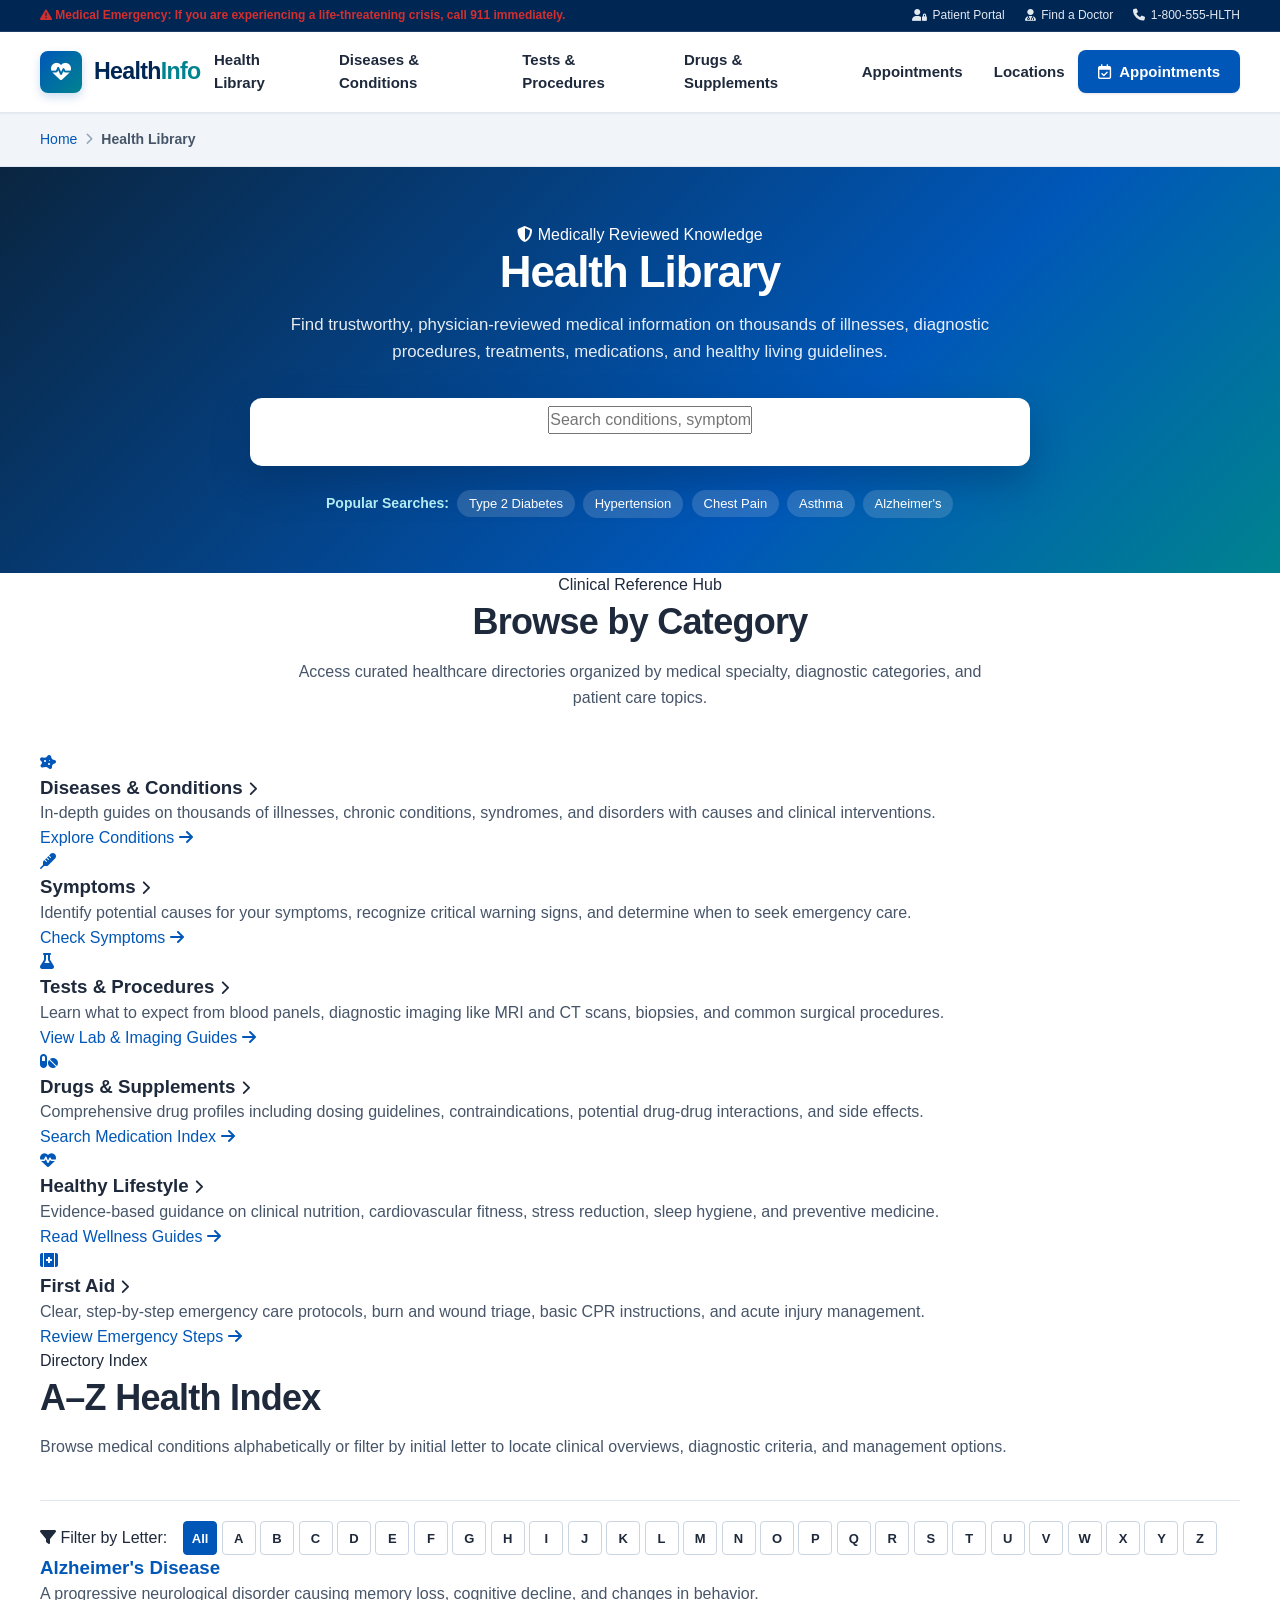
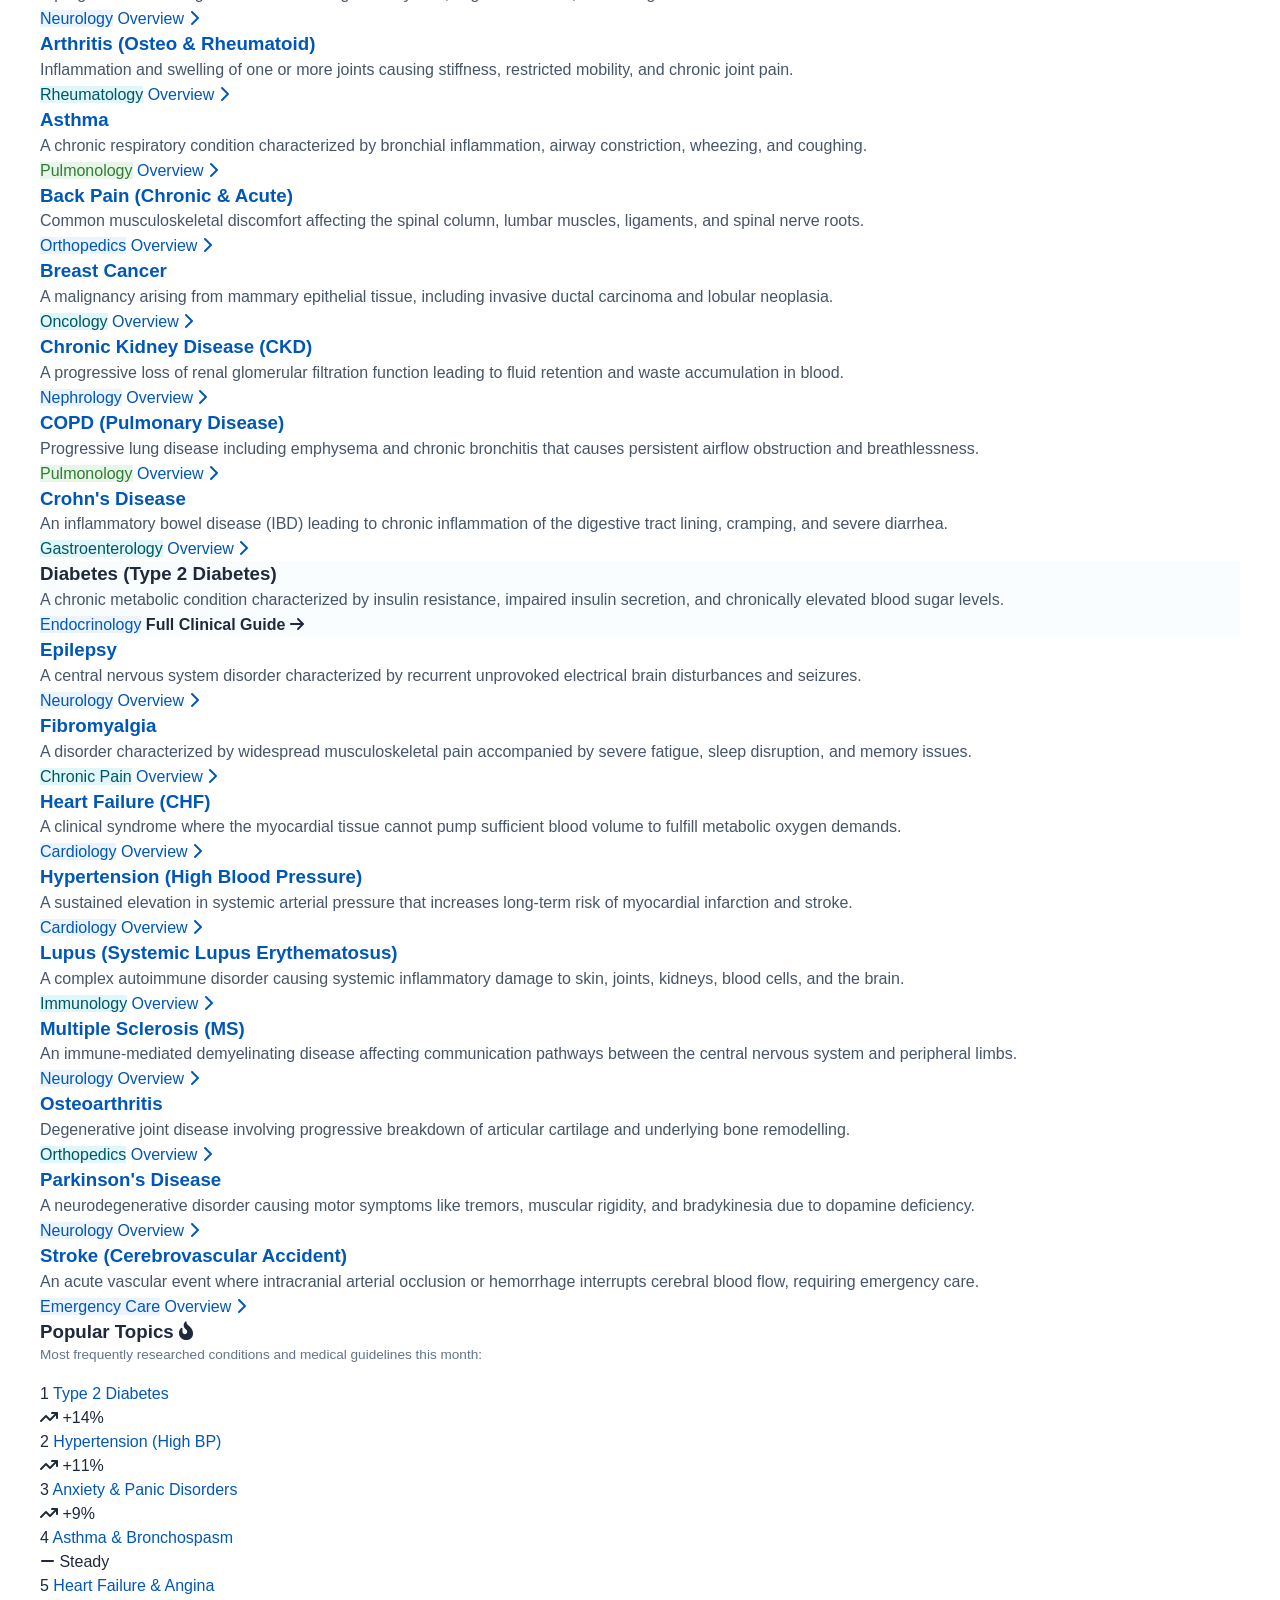
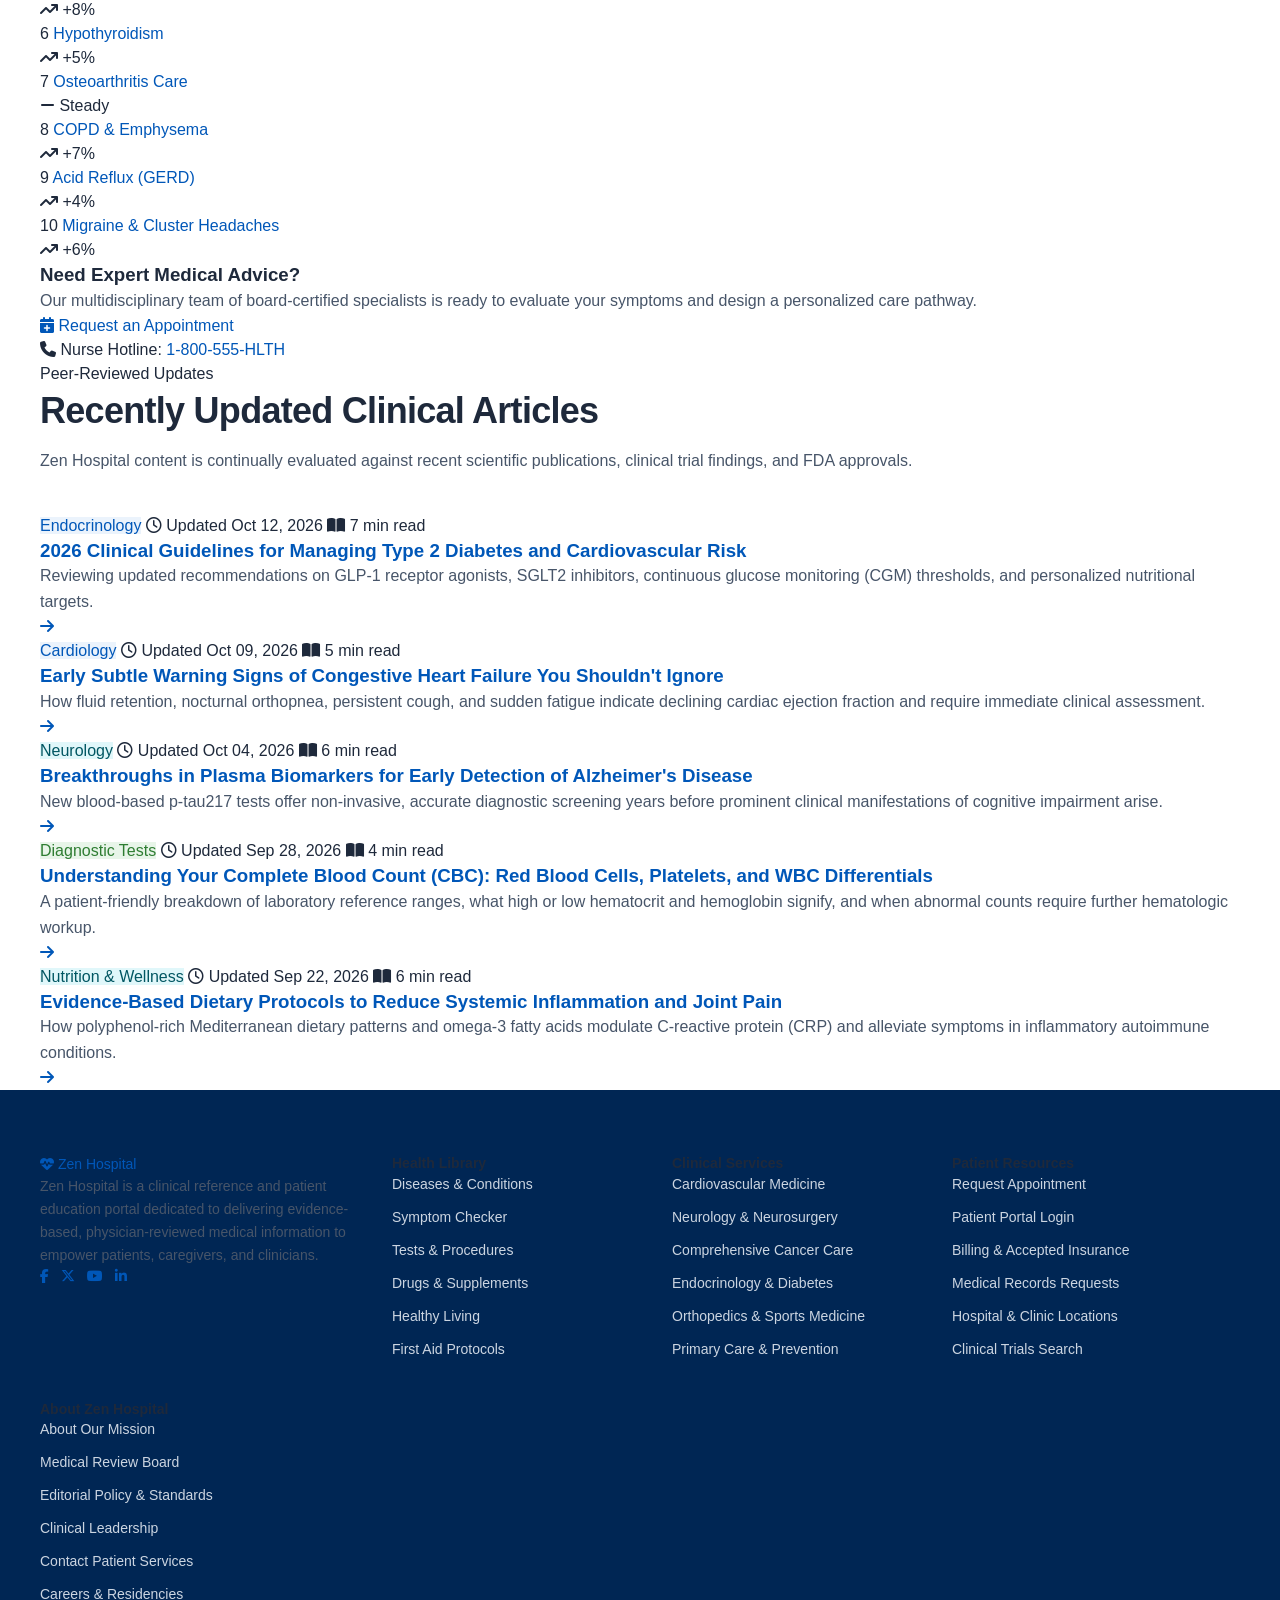
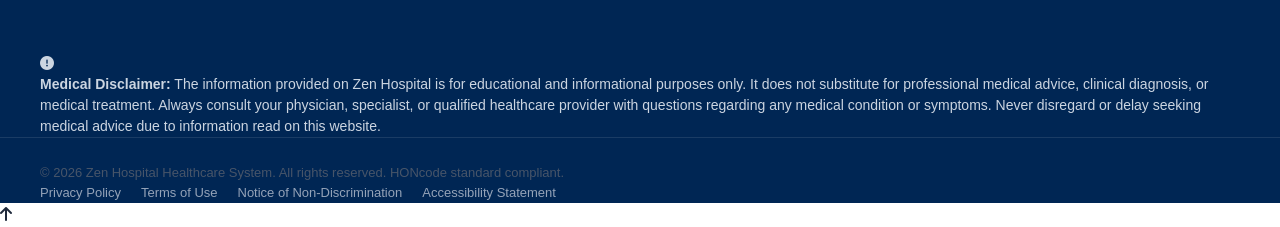
<file: health-library.html>
<!DOCTYPE html>
<html lang="en">
<head>
  <meta charset="UTF-8">
  <meta name="viewport" content="width=device-width, initial-scale=1.0">
  <title>Health Library | Zen Hospital - Evidence-Based Medical Knowledge</title>
  <meta name="description" content="Explore Zen Hospital's comprehensive, physician-reviewed Health Library for expert guides on diseases, symptoms, tests, procedures, medications, and wellness.">
  
  <!-- Font Awesome CDN -->
  <link rel="stylesheet" href="https://cdnjs.cloudflare.com/ajax/libs/font-awesome/6.5.1/css/all.min.css">
  
  <!-- Google Fonts: Inter -->
  <link rel="preconnect" href="https://fonts.googleapis.com">
  <link rel="preconnect" href="https://fonts.gstatic.com" crossorigin>
  <link href="https://fonts.googleapis.com/css2?family=Inter:wght@400;500;600;700;800&family=Merriweather:ital,wght@0,400;0,700;1,400&display=swap" rel="stylesheet">
  
  <!-- Stylesheets -->
  <link rel="stylesheet" href="css/style.css">
  <link rel="stylesheet" href="css/responsive.css">
</head>
<body>

  <!-- Top Emergency & Utility Bar -->
  <aside class="emergency-top-bar" aria-label="Emergency warning and quick services">
    <div class="container">
      <div class="emergency-notice">
        <i class="fa-solid fa-triangle-exclamation" aria-hidden="true"></i>
        <span><strong>Medical Emergency:</strong> If you are experiencing a life-threatening crisis, call <strong>911</strong> immediately.</span>
      </div>
      <div class="top-bar-links">
        <a href="#patient-portal"><i class="fa-solid fa-user-lock" aria-hidden="true"></i> Patient Portal</a>
        <a href="#find-doctor"><i class="fa-solid fa-user-doctor" aria-hidden="true"></i> Find a Doctor</a>
        <a href="#contact"><i class="fa-solid fa-phone" aria-hidden="true"></i> 1-800-555-HLTH</a>
      </div>
    </div>
  </aside>

  <!-- Site Header -->
  <header class="site-header" role="banner">
    <div class="container">
      <div class="header-inner">
        <!-- Logo -->
        <a href="health-library.html" class="brand-logo" aria-label="Zen Hospital Home">
          <div class="logo-icon-wrapper" aria-hidden="true">
            <i class="fa-solid fa-heart-pulse"></i>
          </div>
          <span class="brand-name">Health<span>Info</span></span>
        </a>

        <!-- Main Navigation -->
        <nav class="main-nav" id="mainNavigation" role="navigation" aria-label="Main menu">
          <ul class="nav-list">
            <li class="nav-item">
              <a href="health-library.html" class="nav-link active" aria-current="page">Health Library</a>
            </li>
            <li class="nav-item">
              <a href="diseases.html" class="nav-link">Diseases &amp; Conditions</a>
            </li>
            <li class="nav-item">
              <a href="tests.html" class="nav-link">Tests &amp; Procedures</a>
            </li>
            <li class="nav-item">
              <a href="drugs.html" class="nav-link">Drugs &amp; Supplements</a>
            </li>
            <li class="nav-item">
              <a href="#appointments" class="nav-link">Appointments</a>
            </li>
            <li class="nav-item">
              <a href="#locations" class="nav-link">Locations</a>
            </li>
          </ul>
        </nav>

        <!-- Header Actions -->
        <div class="header-actions">
          <a href="#schedule-appointment" class="btn-appointment">
            <i class="fa-regular fa-calendar-check" aria-hidden="true"></i>
            <span>Appointments</span>
          </a>
          <!-- Mobile Hamburger Toggle -->
          <button type="button" class="mobile-nav-toggle" aria-controls="mainNavigation" aria-expanded="false" aria-label="Toggle navigation menu">
            <i class="fa-solid fa-bars" aria-hidden="true"></i>
          </button>
        </div>
      </div>
    </div>
  </header>

  <!-- Breadcrumbs -->
  <nav class="breadcrumb-nav" aria-label="Breadcrumb">
    <div class="container">
      <ol class="breadcrumb-list">
        <li class="breadcrumb-item"><a href="health-library.html">Home</a></li>
        <li class="breadcrumb-separator"><i class="fa-solid fa-chevron-right" aria-hidden="true"></i></li>
        <li class="breadcrumb-item active" aria-current="page">Health Library</li>
      </ol>
    </div>
  </nav>

  <!-- Health Library Hero & Search -->
  <section class="health-hero" aria-labelledby="heroTitle">
    <div class="container">
      <div class="hero-content">
        <span class="hero-badge"><i class="fa-solid fa-shield-halved" aria-hidden="true"></i> Medically Reviewed Knowledge</span>
        <h1 id="heroTitle" class="hero-title">Health Library</h1>
        <p class="hero-subtitle">
          Find trustworthy, physician-reviewed medical information on thousands of illnesses, diagnostic procedures, treatments, medications, and healthy living guidelines.
        </p>

        <!-- Content-Specific Search Bar -->
        <div class="hero-search-wrapper">
          <form class="search-form" role="search" onsubmit="event.preventDefault();">
            <div class="search-input-group">
              <i class="fa-solid fa-magnifying-glass" aria-hidden="true"></i>
              <label for="healthSearchInput" class="visually-hidden" style="position: absolute; width: 1px; height: 1px; padding: 0; margin: -1px; overflow: hidden; clip: rect(0,0,0,0); border: 0;">Search symptoms, conditions, or medications</label>
              <input type="text" id="healthSearchInput" class="search-input" placeholder="Search conditions, symptoms, medications, procedures..." autocomplete="off">
            </div>
            <button type="submit" class="search-submit-btn" aria-label="Perform search">
              <span>Search Library</span>
              <i class="fa-solid fa-arrow-right" aria-hidden="true"></i>
            </button>
          </form>
        </div>

        <!-- Popular Quick Search Pills -->
        <div class="hero-popular-searches">
          <span>Popular Searches:</span>
          <a href="condition-detail.html" class="search-pill">Type 2 Diabetes</a>
          <a href="diseases.html" class="search-pill">Hypertension</a>
          <a href="#symptoms" class="search-pill">Chest Pain</a>
          <a href="diseases.html" class="search-pill">Asthma</a>
          <a href="diseases.html" class="search-pill">Alzheimer's</a>
        </div>
      </div>
    </div>
  </section>

  <!-- Browse by Category Section -->
  <section class="section section-alt" aria-labelledby="categoriesHeading">
    <div class="container">
      <div class="section-header text-center">
        <span class="section-tag">Clinical Reference Hub</span>
        <h2 id="categoriesHeading" class="section-title">Browse by Category</h2>
        <p class="section-description">
          Access curated healthcare directories organized by medical specialty, diagnostic categories, and patient care topics.
        </p>
      </div>

      <div class="category-grid">
        <!-- 1. Diseases & Conditions -->
        <a href="diseases.html" class="category-card">
          <div class="card-icon-box">
            <i class="fa-solid fa-disease" aria-hidden="true"></i>
          </div>
          <h3 class="category-card-title">
            <span>Diseases &amp; Conditions</span>
            <i class="fa-solid fa-chevron-right" style="font-size: 0.9rem; color: var(--text-light);" aria-hidden="true"></i>
          </h3>
          <p class="category-card-desc">
            In-depth guides on thousands of illnesses, chronic conditions, syndromes, and disorders with causes and clinical interventions.
          </p>
          <span class="category-card-link">Explore Conditions <i class="fa-solid fa-arrow-right" aria-hidden="true"></i></span>
        </a>

        <!-- 2. Symptoms -->
        <a href="#symptoms" class="category-card">
          <div class="card-icon-box">
            <i class="fa-solid fa-thermometer" aria-hidden="true"></i>
          </div>
          <h3 class="category-card-title">
            <span>Symptoms</span>
            <i class="fa-solid fa-chevron-right" style="font-size: 0.9rem; color: var(--text-light);" aria-hidden="true"></i>
          </h3>
          <p class="category-card-desc">
            Identify potential causes for your symptoms, recognize critical warning signs, and determine when to seek emergency care.
          </p>
          <span class="category-card-link">Check Symptoms <i class="fa-solid fa-arrow-right" aria-hidden="true"></i></span>
        </a>

        <!-- 3. Tests & Procedures -->
        <a href="tests.html" class="category-card">
          <div class="card-icon-box">
            <i class="fa-solid fa-flask" aria-hidden="true"></i>
          </div>
          <h3 class="category-card-title">
            <span>Tests &amp; Procedures</span>
            <i class="fa-solid fa-chevron-right" style="font-size: 0.9rem; color: var(--text-light);" aria-hidden="true"></i>
          </h3>
          <p class="category-card-desc">
            Learn what to expect from blood panels, diagnostic imaging like MRI and CT scans, biopsies, and common surgical procedures.
          </p>
          <span class="category-card-link">View Lab &amp; Imaging Guides <i class="fa-solid fa-arrow-right" aria-hidden="true"></i></span>
        </a>

        <!-- 4. Drugs & Supplements -->
        <a href="drugs.html" class="category-card">
          <div class="card-icon-box">
            <i class="fa-solid fa-pills" aria-hidden="true"></i>
          </div>
          <h3 class="category-card-title">
            <span>Drugs &amp; Supplements</span>
            <i class="fa-solid fa-chevron-right" style="font-size: 0.9rem; color: var(--text-light);" aria-hidden="true"></i>
          </h3>
          <p class="category-card-desc">
            Comprehensive drug profiles including dosing guidelines, contraindications, potential drug-drug interactions, and side effects.
          </p>
          <span class="category-card-link">Search Medication Index <i class="fa-solid fa-arrow-right" aria-hidden="true"></i></span>
        </a>

        <!-- 5. Healthy Lifestyle -->
        <a href="#lifestyle" class="category-card">
          <div class="card-icon-box">
            <i class="fa-solid fa-heart-pulse" aria-hidden="true"></i>
          </div>
          <h3 class="category-card-title">
            <span>Healthy Lifestyle</span>
            <i class="fa-solid fa-chevron-right" style="font-size: 0.9rem; color: var(--text-light);" aria-hidden="true"></i>
          </h3>
          <p class="category-card-desc">
            Evidence-based guidance on clinical nutrition, cardiovascular fitness, stress reduction, sleep hygiene, and preventive medicine.
          </p>
          <span class="category-card-link">Read Wellness Guides <i class="fa-solid fa-arrow-right" aria-hidden="true"></i></span>
        </a>

        <!-- 6. First Aid -->
        <a href="#first-aid" class="category-card">
          <div class="card-icon-box">
            <i class="fa-solid fa-kit-medical" aria-hidden="true"></i>
          </div>
          <h3 class="category-card-title">
            <span>First Aid</span>
            <i class="fa-solid fa-chevron-right" style="font-size: 0.9rem; color: var(--text-light);" aria-hidden="true"></i>
          </h3>
          <p class="category-card-desc">
            Clear, step-by-step emergency care protocols, burn and wound triage, basic CPR instructions, and acute injury management.
          </p>
          <span class="category-card-link">Review Emergency Steps <i class="fa-solid fa-arrow-right" aria-hidden="true"></i></span>
        </a>
      </div>
    </div>
  </section>

  <!-- Main Content Layout (A-Z Index + Popular Topics Sidebar) -->
  <section class="section" aria-labelledby="azIndexHeading">
    <div class="container">
      <div class="layout-with-sidebar">
        <!-- Main Column: A-Z Index -->
        <main class="main-column" role="main">
          <div class="section-header">
            <span class="section-tag">Directory Index</span>
            <h2 id="azIndexHeading" class="section-title">A–Z Health Index</h2>
            <p class="section-description">
              Browse medical conditions alphabetically or filter by initial letter to locate clinical overviews, diagnostic criteria, and management options.
            </p>
          </div>

          <!-- A-Z Alphabet Filter Buttons -->
          <div class="az-filter-wrapper" role="region" aria-label="Alphabetical filter buttons">
            <div class="az-filter-header">
              <span class="az-filter-label"><i class="fa-solid fa-filter" aria-hidden="true"></i> Filter by Letter:</span>
            </div>
            <div class="az-letters-grid" role="group" aria-label="A to Z index letters">
              <button type="button" class="az-btn az-btn-all active" data-letter="all" aria-label="Show all conditions">All</button>
              <button type="button" class="az-btn" data-letter="A">A</button>
              <button type="button" class="az-btn" data-letter="B">B</button>
              <button type="button" class="az-btn" data-letter="C">C</button>
              <button type="button" class="az-btn" data-letter="D">D</button>
              <button type="button" class="az-btn" data-letter="E">E</button>
              <button type="button" class="az-btn" data-letter="F">F</button>
              <button type="button" class="az-btn" data-letter="G">G</button>
              <button type="button" class="az-btn" data-letter="H">H</button>
              <button type="button" class="az-btn" data-letter="I">I</button>
              <button type="button" class="az-btn" data-letter="J">J</button>
              <button type="button" class="az-btn" data-letter="K">K</button>
              <button type="button" class="az-btn" data-letter="L">L</button>
              <button type="button" class="az-btn" data-letter="M">M</button>
              <button type="button" class="az-btn" data-letter="N">N</button>
              <button type="button" class="az-btn" data-letter="O">O</button>
              <button type="button" class="az-btn" data-letter="P">P</button>
              <button type="button" class="az-btn" data-letter="Q">Q</button>
              <button type="button" class="az-btn" data-letter="R">R</button>
              <button type="button" class="az-btn" data-letter="S">S</button>
              <button type="button" class="az-btn" data-letter="T">T</button>
              <button type="button" class="az-btn" data-letter="U">U</button>
              <button type="button" class="az-btn" data-letter="V">V</button>
              <button type="button" class="az-btn" data-letter="W">W</button>
              <button type="button" class="az-btn" data-letter="X">X</button>
              <button type="button" class="az-btn" data-letter="Y">Y</button>
              <button type="button" class="az-btn" data-letter="Z">Z</button>
            </div>
          </div>

          <!-- Empty Search/Filter Message -->
          <div id="noResultsMsg" style="display: none; padding: 2.5rem; text-align: center; background: #ffffff; border: 1px dashed var(--border-color); border-radius: var(--radius-lg); margin-bottom: 2rem;">
            <i class="fa-solid fa-magnifying-glass" style="font-size: 2.5rem; color: var(--text-light); margin-bottom: 1rem;" aria-hidden="true"></i>
            <h3 style="margin-bottom: 0.5rem; color: var(--primary-dark);">No Conditions Found</h3>
            <p style="color: var(--text-muted); margin: 0;">Try selecting a different letter above or searching with another term.</p>
          </div>

          <!-- 18 Sample Conditions with descriptions & links -->
          <div class="az-condition-list" id="conditionsContainer">
            <!-- 1. Alzheimer's Disease -->
            <article class="az-condition-item" data-az-item data-letter="A">
              <h3 class="az-condition-title"><a href="diseases.html">Alzheimer's Disease</a></h3>
              <p class="az-condition-desc">A progressive neurological disorder causing memory loss, cognitive decline, and changes in behavior.</p>
              <div class="az-condition-meta">
                <span class="tag-badge badge-blue">Neurology</span>
                <a href="diseases.html" class="category-card-link" aria-label="Read more about Alzheimer's Disease">Overview <i class="fa-solid fa-chevron-right" aria-hidden="true"></i></a>
              </div>
            </article>

            <!-- 2. Arthritis -->
            <article class="az-condition-item" data-az-item data-letter="A">
              <h3 class="az-condition-title"><a href="diseases.html">Arthritis (Osteo &amp; Rheumatoid)</a></h3>
              <p class="az-condition-desc">Inflammation and swelling of one or more joints causing stiffness, restricted mobility, and chronic joint pain.</p>
              <div class="az-condition-meta">
                <span class="tag-badge badge-teal">Rheumatology</span>
                <a href="diseases.html" class="category-card-link" aria-label="Read more about Arthritis">Overview <i class="fa-solid fa-chevron-right" aria-hidden="true"></i></a>
              </div>
            </article>

            <!-- 3. Asthma -->
            <article class="az-condition-item" data-az-item data-letter="A">
              <h3 class="az-condition-title"><a href="diseases.html">Asthma</a></h3>
              <p class="az-condition-desc">A chronic respiratory condition characterized by bronchial inflammation, airway constriction, wheezing, and coughing.</p>
              <div class="az-condition-meta">
                <span class="tag-badge badge-green">Pulmonology</span>
                <a href="diseases.html" class="category-card-link" aria-label="Read more about Asthma">Overview <i class="fa-solid fa-chevron-right" aria-hidden="true"></i></a>
              </div>
            </article>

            <!-- 4. Back Pain -->
            <article class="az-condition-item" data-az-item data-letter="B">
              <h3 class="az-condition-title"><a href="diseases.html">Back Pain (Chronic &amp; Acute)</a></h3>
              <p class="az-condition-desc">Common musculoskeletal discomfort affecting the spinal column, lumbar muscles, ligaments, and spinal nerve roots.</p>
              <div class="az-condition-meta">
                <span class="tag-badge badge-blue">Orthopedics</span>
                <a href="diseases.html" class="category-card-link" aria-label="Read more about Back Pain">Overview <i class="fa-solid fa-chevron-right" aria-hidden="true"></i></a>
              </div>
            </article>

            <!-- 5. Breast Cancer -->
            <article class="az-condition-item" data-az-item data-letter="B">
              <h3 class="az-condition-title"><a href="diseases.html">Breast Cancer</a></h3>
              <p class="az-condition-desc">A malignancy arising from mammary epithelial tissue, including invasive ductal carcinoma and lobular neoplasia.</p>
              <div class="az-condition-meta">
                <span class="tag-badge badge-teal">Oncology</span>
                <a href="diseases.html" class="category-card-link" aria-label="Read more about Breast Cancer">Overview <i class="fa-solid fa-chevron-right" aria-hidden="true"></i></a>
              </div>
            </article>

            <!-- 6. Chronic Kidney Disease -->
            <article class="az-condition-item" data-az-item data-letter="C">
              <h3 class="az-condition-title"><a href="diseases.html">Chronic Kidney Disease (CKD)</a></h3>
              <p class="az-condition-desc">A progressive loss of renal glomerular filtration function leading to fluid retention and waste accumulation in blood.</p>
              <div class="az-condition-meta">
                <span class="tag-badge badge-blue">Nephrology</span>
                <a href="diseases.html" class="category-card-link" aria-label="Read more about Chronic Kidney Disease">Overview <i class="fa-solid fa-chevron-right" aria-hidden="true"></i></a>
              </div>
            </article>

            <!-- 7. COPD -->
            <article class="az-condition-item" data-az-item data-letter="C">
              <h3 class="az-condition-title"><a href="diseases.html">COPD (Pulmonary Disease)</a></h3>
              <p class="az-condition-desc">Progressive lung disease including emphysema and chronic bronchitis that causes persistent airflow obstruction and breathlessness.</p>
              <div class="az-condition-meta">
                <span class="tag-badge badge-green">Pulmonology</span>
                <a href="diseases.html" class="category-card-link" aria-label="Read more about COPD">Overview <i class="fa-solid fa-chevron-right" aria-hidden="true"></i></a>
              </div>
            </article>

            <!-- 8. Crohn's Disease -->
            <article class="az-condition-item" data-az-item data-letter="C">
              <h3 class="az-condition-title"><a href="diseases.html">Crohn's Disease</a></h3>
              <p class="az-condition-desc">An inflammatory bowel disease (IBD) leading to chronic inflammation of the digestive tract lining, cramping, and severe diarrhea.</p>
              <div class="az-condition-meta">
                <span class="tag-badge badge-teal">Gastroenterology</span>
                <a href="diseases.html" class="category-card-link" aria-label="Read more about Crohn's Disease">Overview <i class="fa-solid fa-chevron-right" aria-hidden="true"></i></a>
              </div>
            </article>

            <!-- 9. Diabetes Type 2 (Direct link to condition-detail.html) -->
            <article class="az-condition-item" data-az-item data-letter="D" style="border: 1.5px solid var(--secondary); background: #fafdff;">
              <h3 class="az-condition-title"><a href="condition-detail.html" style="color: var(--primary);">Diabetes (Type 2 Diabetes)</a></h3>
              <p class="az-condition-desc">A chronic metabolic condition characterized by insulin resistance, impaired insulin secretion, and chronically elevated blood sugar levels.</p>
              <div class="az-condition-meta">
                <span class="tag-badge badge-blue">Endocrinology</span>
                <a href="condition-detail.html" class="category-card-link" style="font-weight: 700; color: var(--secondary-dark);" aria-label="Read comprehensive clinical guide for Type 2 Diabetes">Full Clinical Guide <i class="fa-solid fa-arrow-right" aria-hidden="true"></i></a>
              </div>
            </article>

            <!-- 10. Epilepsy -->
            <article class="az-condition-item" data-az-item data-letter="E">
              <h3 class="az-condition-title"><a href="diseases.html">Epilepsy</a></h3>
              <p class="az-condition-desc">A central nervous system disorder characterized by recurrent unprovoked electrical brain disturbances and seizures.</p>
              <div class="az-condition-meta">
                <span class="tag-badge badge-blue">Neurology</span>
                <a href="diseases.html" class="category-card-link" aria-label="Read more about Epilepsy">Overview <i class="fa-solid fa-chevron-right" aria-hidden="true"></i></a>
              </div>
            </article>

            <!-- 11. Fibromyalgia -->
            <article class="az-condition-item" data-az-item data-letter="F">
              <h3 class="az-condition-title"><a href="diseases.html">Fibromyalgia</a></h3>
              <p class="az-condition-desc">A disorder characterized by widespread musculoskeletal pain accompanied by severe fatigue, sleep disruption, and memory issues.</p>
              <div class="az-condition-meta">
                <span class="tag-badge badge-teal">Chronic Pain</span>
                <a href="diseases.html" class="category-card-link" aria-label="Read more about Fibromyalgia">Overview <i class="fa-solid fa-chevron-right" aria-hidden="true"></i></a>
              </div>
            </article>

            <!-- 12. Heart Failure -->
            <article class="az-condition-item" data-az-item data-letter="H">
              <h3 class="az-condition-title"><a href="diseases.html">Heart Failure (CHF)</a></h3>
              <p class="az-condition-desc">A clinical syndrome where the myocardial tissue cannot pump sufficient blood volume to fulfill metabolic oxygen demands.</p>
              <div class="az-condition-meta">
                <span class="tag-badge badge-blue">Cardiology</span>
                <a href="diseases.html" class="category-card-link" aria-label="Read more about Heart Failure">Overview <i class="fa-solid fa-chevron-right" aria-hidden="true"></i></a>
              </div>
            </article>

            <!-- 13. Hypertension -->
            <article class="az-condition-item" data-az-item data-letter="H">
              <h3 class="az-condition-title"><a href="diseases.html">Hypertension (High Blood Pressure)</a></h3>
              <p class="az-condition-desc">A sustained elevation in systemic arterial pressure that increases long-term risk of myocardial infarction and stroke.</p>
              <div class="az-condition-meta">
                <span class="tag-badge badge-blue">Cardiology</span>
                <a href="diseases.html" class="category-card-link" aria-label="Read more about Hypertension">Overview <i class="fa-solid fa-chevron-right" aria-hidden="true"></i></a>
              </div>
            </article>

            <!-- 14. Lupus -->
            <article class="az-condition-item" data-az-item data-letter="L">
              <h3 class="az-condition-title"><a href="diseases.html">Lupus (Systemic Lupus Erythematosus)</a></h3>
              <p class="az-condition-desc">A complex autoimmune disorder causing systemic inflammatory damage to skin, joints, kidneys, blood cells, and the brain.</p>
              <div class="az-condition-meta">
                <span class="tag-badge badge-teal">Immunology</span>
                <a href="diseases.html" class="category-card-link" aria-label="Read more about Lupus">Overview <i class="fa-solid fa-chevron-right" aria-hidden="true"></i></a>
              </div>
            </article>

            <!-- 15. Multiple Sclerosis -->
            <article class="az-condition-item" data-az-item data-letter="M">
              <h3 class="az-condition-title"><a href="diseases.html">Multiple Sclerosis (MS)</a></h3>
              <p class="az-condition-desc">An immune-mediated demyelinating disease affecting communication pathways between the central nervous system and peripheral limbs.</p>
              <div class="az-condition-meta">
                <span class="tag-badge badge-blue">Neurology</span>
                <a href="diseases.html" class="category-card-link" aria-label="Read more about Multiple Sclerosis">Overview <i class="fa-solid fa-chevron-right" aria-hidden="true"></i></a>
              </div>
            </article>

            <!-- 16. Osteoarthritis -->
            <article class="az-condition-item" data-az-item data-letter="O">
              <h3 class="az-condition-title"><a href="diseases.html">Osteoarthritis</a></h3>
              <p class="az-condition-desc">Degenerative joint disease involving progressive breakdown of articular cartilage and underlying bone remodelling.</p>
              <div class="az-condition-meta">
                <span class="tag-badge badge-teal">Orthopedics</span>
                <a href="diseases.html" class="category-card-link" aria-label="Read more about Osteoarthritis">Overview <i class="fa-solid fa-chevron-right" aria-hidden="true"></i></a>
              </div>
            </article>

            <!-- 17. Parkinson's Disease -->
            <article class="az-condition-item" data-az-item data-letter="P">
              <h3 class="az-condition-title"><a href="diseases.html">Parkinson's Disease</a></h3>
              <p class="az-condition-desc">A neurodegenerative disorder causing motor symptoms like tremors, muscular rigidity, and bradykinesia due to dopamine deficiency.</p>
              <div class="az-condition-meta">
                <span class="tag-badge badge-blue">Neurology</span>
                <a href="diseases.html" class="category-card-link" aria-label="Read more about Parkinson's Disease">Overview <i class="fa-solid fa-chevron-right" aria-hidden="true"></i></a>
              </div>
            </article>

            <!-- 18. Stroke -->
            <article class="az-condition-item" data-az-item data-letter="S">
              <h3 class="az-condition-title"><a href="diseases.html">Stroke (Cerebrovascular Accident)</a></h3>
              <p class="az-condition-desc">An acute vascular event where intracranial arterial occlusion or hemorrhage interrupts cerebral blood flow, requiring emergency care.</p>
              <div class="az-condition-meta">
                <span class="tag-badge badge-blue">Emergency Care</span>
                <a href="diseases.html" class="category-card-link" aria-label="Read more about Stroke">Overview <i class="fa-solid fa-chevron-right" aria-hidden="true"></i></a>
              </div>
            </article>
          </div>
        </main>

        <!-- Sidebar Column: Popular Topics & Appointments CTA -->
        <aside class="sidebar-column" role="complementary" aria-label="Health Library Sidebar">
          <!-- Popular Topics Widget: Top 10 Most-Searched Conditions -->
          <div class="sidebar-widget">
            <h3 class="widget-title">
              <span>Popular Topics</span>
              <i class="fa-solid fa-fire-flame-curved" aria-hidden="true"></i>
            </h3>
            <p style="font-size: 0.85rem; color: var(--text-muted); margin-bottom: 1rem;">
              Most frequently researched conditions and medical guidelines this month:
            </p>

            <ol class="popular-topics-list">
              <li class="popular-topic-item">
                <div class="topic-rank-name">
                  <span class="rank-number">1</span>
                  <a href="condition-detail.html" class="popular-topic-link">Type 2 Diabetes</a>
                </div>
                <span class="trend-badge"><i class="fa-solid fa-arrow-trend-up" aria-hidden="true"></i> +14%</span>
              </li>
              <li class="popular-topic-item">
                <div class="topic-rank-name">
                  <span class="rank-number">2</span>
                  <a href="diseases.html" class="popular-topic-link">Hypertension (High BP)</a>
                </div>
                <span class="trend-badge"><i class="fa-solid fa-arrow-trend-up" aria-hidden="true"></i> +11%</span>
              </li>
              <li class="popular-topic-item">
                <div class="topic-rank-name">
                  <span class="rank-number">3</span>
                  <a href="diseases.html" class="popular-topic-link">Anxiety &amp; Panic Disorders</a>
                </div>
                <span class="trend-badge"><i class="fa-solid fa-arrow-trend-up" aria-hidden="true"></i> +9%</span>
              </li>
              <li class="popular-topic-item">
                <div class="topic-rank-name">
                  <span class="rank-number">4</span>
                  <a href="diseases.html" class="popular-topic-link">Asthma &amp; Bronchospasm</a>
                </div>
                <span class="trend-badge"><i class="fa-solid fa-minus" aria-hidden="true"></i> Steady</span>
              </li>
              <li class="popular-topic-item">
                <div class="topic-rank-name">
                  <span class="rank-number">5</span>
                  <a href="diseases.html" class="popular-topic-link">Heart Failure &amp; Angina</a>
                </div>
                <span class="trend-badge"><i class="fa-solid fa-arrow-trend-up" aria-hidden="true"></i> +8%</span>
              </li>
              <li class="popular-topic-item">
                <div class="topic-rank-name">
                  <span class="rank-number">6</span>
                  <a href="diseases.html" class="popular-topic-link">Hypothyroidism</a>
                </div>
                <span class="trend-badge"><i class="fa-solid fa-arrow-trend-up" aria-hidden="true"></i> +5%</span>
              </li>
              <li class="popular-topic-item">
                <div class="topic-rank-name">
                  <span class="rank-number">7</span>
                  <a href="diseases.html" class="popular-topic-link">Osteoarthritis Care</a>
                </div>
                <span class="trend-badge"><i class="fa-solid fa-minus" aria-hidden="true"></i> Steady</span>
              </li>
              <li class="popular-topic-item">
                <div class="topic-rank-name">
                  <span class="rank-number">8</span>
                  <a href="diseases.html" class="popular-topic-link">COPD &amp; Emphysema</a>
                </div>
                <span class="trend-badge"><i class="fa-solid fa-arrow-trend-up" aria-hidden="true"></i> +7%</span>
              </li>
              <li class="popular-topic-item">
                <div class="topic-rank-name">
                  <span class="rank-number">9</span>
                  <a href="diseases.html" class="popular-topic-link">Acid Reflux (GERD)</a>
                </div>
                <span class="trend-badge"><i class="fa-solid fa-arrow-trend-up" aria-hidden="true"></i> +4%</span>
              </li>
              <li class="popular-topic-item">
                <div class="topic-rank-name">
                  <span class="rank-number">10</span>
                  <a href="diseases.html" class="popular-topic-link">Migraine &amp; Cluster Headaches</a>
                </div>
                <span class="trend-badge"><i class="fa-solid fa-arrow-trend-up" aria-hidden="true"></i> +6%</span>
              </li>
            </ol>
          </div>

          <!-- Appointment Request CTA Card -->
          <div class="sidebar-cta-card">
            <h3>Need Expert Medical Advice?</h3>
            <p>Our multidisciplinary team of board-certified specialists is ready to evaluate your symptoms and design a personalized care pathway.</p>
            <a href="#request-appointment" class="btn-sidebar-cta">
              <i class="fa-solid fa-calendar-plus" aria-hidden="true"></i> Request an Appointment
            </a>
            <div class="cta-phone">
              <i class="fa-solid fa-phone" aria-hidden="true"></i>
              <span>Nurse Hotline: <a href="tel:18005554584">1-800-555-HLTH</a></span>
            </div>
          </div>
        </aside>
      </div>
    </div>
  </section>

  <!-- Recently Updated Section (5 Article Entries) -->
  <section class="section section-alt" aria-labelledby="recentlyUpdatedHeading">
    <div class="container">
      <div class="section-header">
        <span class="section-tag">Peer-Reviewed Updates</span>
        <h2 id="recentlyUpdatedHeading" class="section-title">Recently Updated Clinical Articles</h2>
        <p class="section-description">
          Zen Hospital content is continually evaluated against recent scientific publications, clinical trial findings, and FDA approvals.
        </p>
      </div>

      <div class="articles-list">
        <!-- Article 1: Type 2 Diabetes Guidelines -->
        <article class="article-card">
          <div class="article-info">
            <div class="article-meta">
              <span class="tag-badge badge-blue">Endocrinology</span>
              <span><i class="fa-regular fa-clock" aria-hidden="true"></i> Updated Oct 12, 2026</span>
              <span><i class="fa-solid fa-book-open" aria-hidden="true"></i> 7 min read</span>
            </div>
            <h3 class="article-title">
              <a href="condition-detail.html">2026 Clinical Guidelines for Managing Type 2 Diabetes and Cardiovascular Risk</a>
            </h3>
            <p class="article-snippet">
              Reviewing updated recommendations on GLP-1 receptor agonists, SGLT2 inhibitors, continuous glucose monitoring (CGM) thresholds, and personalized nutritional targets.
            </p>
          </div>
          <a href="condition-detail.html" class="article-action-arrow" aria-label="Read full article on Type 2 Diabetes guidelines">
            <i class="fa-solid fa-arrow-right" aria-hidden="true"></i>
          </a>
        </article>

        <!-- Article 2: Heart Failure Warning Signs -->
        <article class="article-card">
          <div class="article-info">
            <div class="article-meta">
              <span class="tag-badge badge-blue">Cardiology</span>
              <span><i class="fa-regular fa-clock" aria-hidden="true"></i> Updated Oct 09, 2026</span>
              <span><i class="fa-solid fa-book-open" aria-hidden="true"></i> 5 min read</span>
            </div>
            <h3 class="article-title">
              <a href="diseases.html">Early Subtle Warning Signs of Congestive Heart Failure You Shouldn't Ignore</a>
            </h3>
            <p class="article-snippet">
              How fluid retention, nocturnal orthopnea, persistent cough, and sudden fatigue indicate declining cardiac ejection fraction and require immediate clinical assessment.
            </p>
          </div>
          <a href="diseases.html" class="article-action-arrow" aria-label="Read full article on heart failure signs">
            <i class="fa-solid fa-arrow-right" aria-hidden="true"></i>
          </a>
        </article>

        <!-- Article 3: Alzheimer's Biomarkers -->
        <article class="article-card">
          <div class="article-info">
            <div class="article-meta">
              <span class="tag-badge badge-teal">Neurology</span>
              <span><i class="fa-regular fa-clock" aria-hidden="true"></i> Updated Oct 04, 2026</span>
              <span><i class="fa-solid fa-book-open" aria-hidden="true"></i> 6 min read</span>
            </div>
            <h3 class="article-title">
              <a href="diseases.html">Breakthroughs in Plasma Biomarkers for Early Detection of Alzheimer's Disease</a>
            </h3>
            <p class="article-snippet">
              New blood-based p-tau217 tests offer non-invasive, accurate diagnostic screening years before prominent clinical manifestations of cognitive impairment arise.
            </p>
          </div>
          <a href="diseases.html" class="article-action-arrow" aria-label="Read full article on Alzheimer's biomarkers">
            <i class="fa-solid fa-arrow-right" aria-hidden="true"></i>
          </a>
        </article>

        <!-- Article 4: CBC Blood Test Results -->
        <article class="article-card">
          <div class="article-info">
            <div class="article-meta">
              <span class="tag-badge badge-green">Diagnostic Tests</span>
              <span><i class="fa-regular fa-clock" aria-hidden="true"></i> Updated Sep 28, 2026</span>
              <span><i class="fa-solid fa-book-open" aria-hidden="true"></i> 4 min read</span>
            </div>
            <h3 class="article-title">
              <a href="tests.html">Understanding Your Complete Blood Count (CBC): Red Blood Cells, Platelets, and WBC Differentials</a>
            </h3>
            <p class="article-snippet">
              A patient-friendly breakdown of laboratory reference ranges, what high or low hematocrit and hemoglobin signify, and when abnormal counts require further hematologic workup.
            </p>
          </div>
          <a href="tests.html" class="article-action-arrow" aria-label="Read full article on CBC lab tests">
            <i class="fa-solid fa-arrow-right" aria-hidden="true"></i>
          </a>
        </article>

        <!-- Article 5: Anti-Inflammatory Nutrition -->
        <article class="article-card">
          <div class="article-info">
            <div class="article-meta">
              <span class="tag-badge badge-teal">Nutrition &amp; Wellness</span>
              <span><i class="fa-regular fa-clock" aria-hidden="true"></i> Updated Sep 22, 2026</span>
              <span><i class="fa-solid fa-book-open" aria-hidden="true"></i> 6 min read</span>
            </div>
            <h3 class="article-title">
              <a href="#lifestyle">Evidence-Based Dietary Protocols to Reduce Systemic Inflammation and Joint Pain</a>
            </h3>
            <p class="article-snippet">
              How polyphenol-rich Mediterranean dietary patterns and omega-3 fatty acids modulate C-reactive protein (CRP) and alleviate symptoms in inflammatory autoimmune conditions.
            </p>
          </div>
          <a href="#lifestyle" class="article-action-arrow" aria-label="Read full article on anti-inflammatory nutrition">
            <i class="fa-solid fa-arrow-right" aria-hidden="true"></i>
          </a>
        </article>
      </div>
    </div>
  </section>

  <!-- Universal Site Footer -->
  <footer class="site-footer" role="contentinfo">
    <div class="footer-top">
      <div class="container">
        <div class="footer-grid">
          <!-- Col 1: Brand Info -->
          <div class="footer-brand">
            <a href="health-library.html" class="footer-logo">
              <i class="fa-solid fa-heart-pulse" style="color: var(--secondary);" aria-hidden="true"></i>
              <span>Zen Hospital</span>
            </a>
            <p class="footer-desc">
              Zen Hospital is a clinical reference and patient education portal dedicated to delivering evidence-based, physician-reviewed medical information to empower patients, caregivers, and clinicians.
            </p>
            <div class="footer-social-links" aria-label="Social media links">
              <a href="#facebook" class="social-link" aria-label="Follow Zen Hospital on Facebook"><i class="fa-brands fa-facebook-f" aria-hidden="true"></i></a>
              <a href="#twitter" class="social-link" aria-label="Follow Zen Hospital on X / Twitter"><i class="fa-brands fa-x-twitter" aria-hidden="true"></i></a>
              <a href="#youtube" class="social-link" aria-label="Subscribe to Zen Hospital YouTube"><i class="fa-brands fa-youtube" aria-hidden="true"></i></a>
              <a href="#linkedin" class="social-link" aria-label="Connect on LinkedIn"><i class="fa-brands fa-linkedin-in" aria-hidden="true"></i></a>
            </div>
          </div>

          <!-- Col 2: Health Library -->
          <div>
            <h4 class="footer-col-title">Health Library</h4>
            <ul class="footer-links-list">
              <li><a href="diseases.html">Diseases &amp; Conditions</a></li>
              <li><a href="#symptoms">Symptom Checker</a></li>
              <li><a href="tests.html">Tests &amp; Procedures</a></li>
              <li><a href="drugs.html">Drugs &amp; Supplements</a></li>
              <li><a href="#lifestyle">Healthy Living</a></li>
              <li><a href="#first-aid">First Aid Protocols</a></li>
            </ul>
          </div>

          <!-- Col 3: Medical Services -->
          <div>
            <h4 class="footer-col-title">Clinical Services</h4>
            <ul class="footer-links-list">
              <li><a href="#cardiology">Cardiovascular Medicine</a></li>
              <li><a href="#neurology">Neurology &amp; Neurosurgery</a></li>
              <li><a href="#oncology">Comprehensive Cancer Care</a></li>
              <li><a href="#endocrinology">Endocrinology &amp; Diabetes</a></li>
              <li><a href="#orthopedics">Orthopedics &amp; Sports Medicine</a></li>
              <li><a href="#primary-care">Primary Care &amp; Prevention</a></li>
            </ul>
          </div>

          <!-- Col 4: Patient Resources -->
          <div>
            <h4 class="footer-col-title">Patient Resources</h4>
            <ul class="footer-links-list">
              <li><a href="#appointments">Request Appointment</a></li>
              <li><a href="#portal">Patient Portal Login</a></li>
              <li><a href="#insurance">Billing &amp; Accepted Insurance</a></li>
              <li><a href="#records">Medical Records Requests</a></li>
              <li><a href="#locations">Hospital &amp; Clinic Locations</a></li>
              <li><a href="#trials">Clinical Trials Search</a></li>
            </ul>
          </div>

          <!-- Col 5: About & Quality -->
          <div>
            <h4 class="footer-col-title">About Zen Hospital</h4>
            <ul class="footer-links-list">
              <li><a href="#about-us">About Our Mission</a></li>
              <li><a href="#medical-board">Medical Review Board</a></li>
              <li><a href="#editorial-policy">Editorial Policy &amp; Standards</a></li>
              <li><a href="#leadership">Clinical Leadership</a></li>
              <li><a href="#contact">Contact Patient Services</a></li>
              <li><a href="#careers">Careers &amp; Residencies</a></li>
            </ul>
          </div>
        </div>
      </div>
    </div>

    <!-- Medical Disclaimer Bar -->
    <div class="footer-disclaimer-bar">
      <div class="container">
        <div class="disclaimer-content">
          <i class="fa-solid fa-circle-exclamation disclaimer-icon" aria-hidden="true"></i>
          <div>
            <strong>Medical Disclaimer:</strong> The information provided on Zen Hospital is for educational and informational purposes only. It does not substitute for professional medical advice, clinical diagnosis, or medical treatment. Always consult your physician, specialist, or qualified healthcare provider with questions regarding any medical condition or symptoms. Never disregard or delay seeking medical advice due to information read on this website.
          </div>
        </div>
      </div>
    </div>

    <!-- Legal & Copyright -->
    <div class="footer-bottom">
      <div class="container">
        <div class="footer-bottom-inner">
          <p>© 2026 Zen Hospital Healthcare System. All rights reserved. HONcode standard compliant.</p>
          <ul class="legal-links">
            <li><a href="#privacy">Privacy Policy</a></li>
            <li><a href="#terms">Terms of Use</a></li>
            <li><a href="#non-discrimination">Notice of Non-Discrimination</a></li>
            <li><a href="#accessibility">Accessibility Statement</a></li>
          </ul>
        </div>
      </div>
    </div>
  </footer>

  <!-- Scripts -->
  <script src="js/main.js" defer></script>
</body>
</html>
</file>
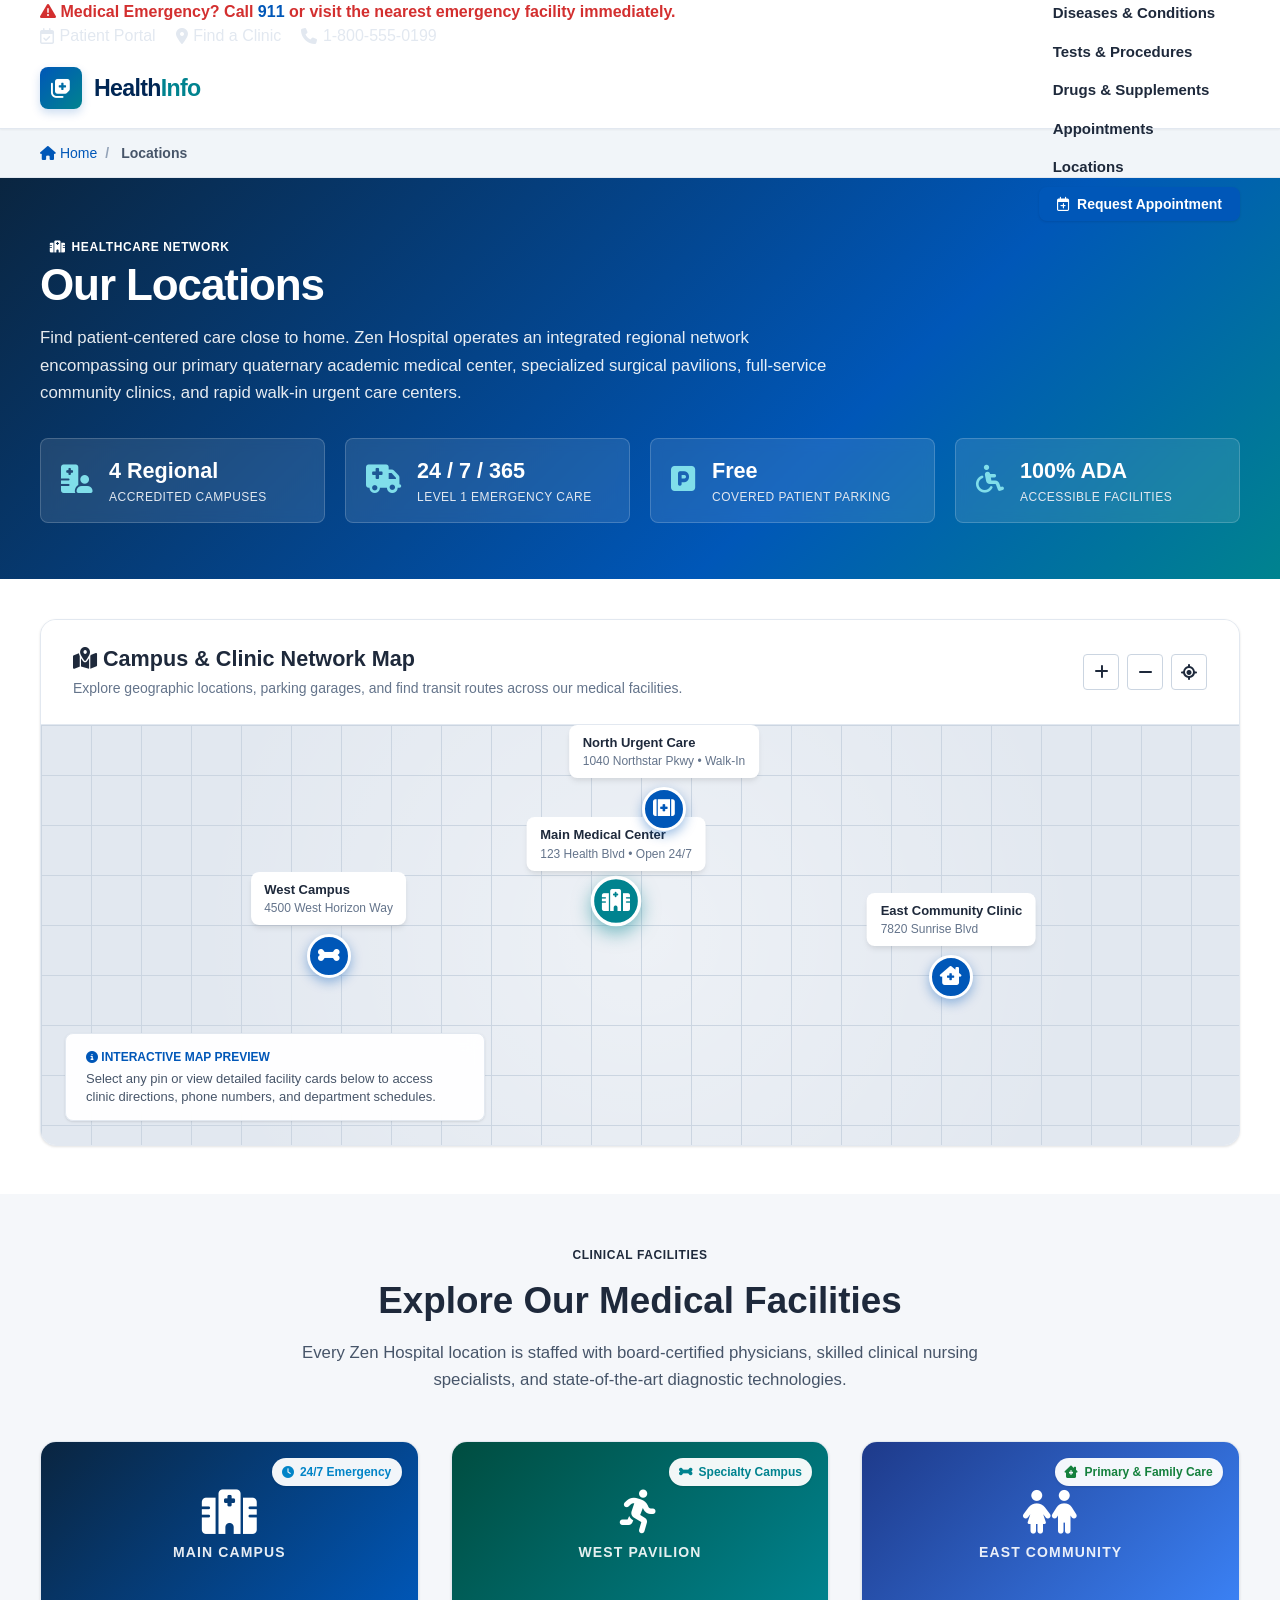
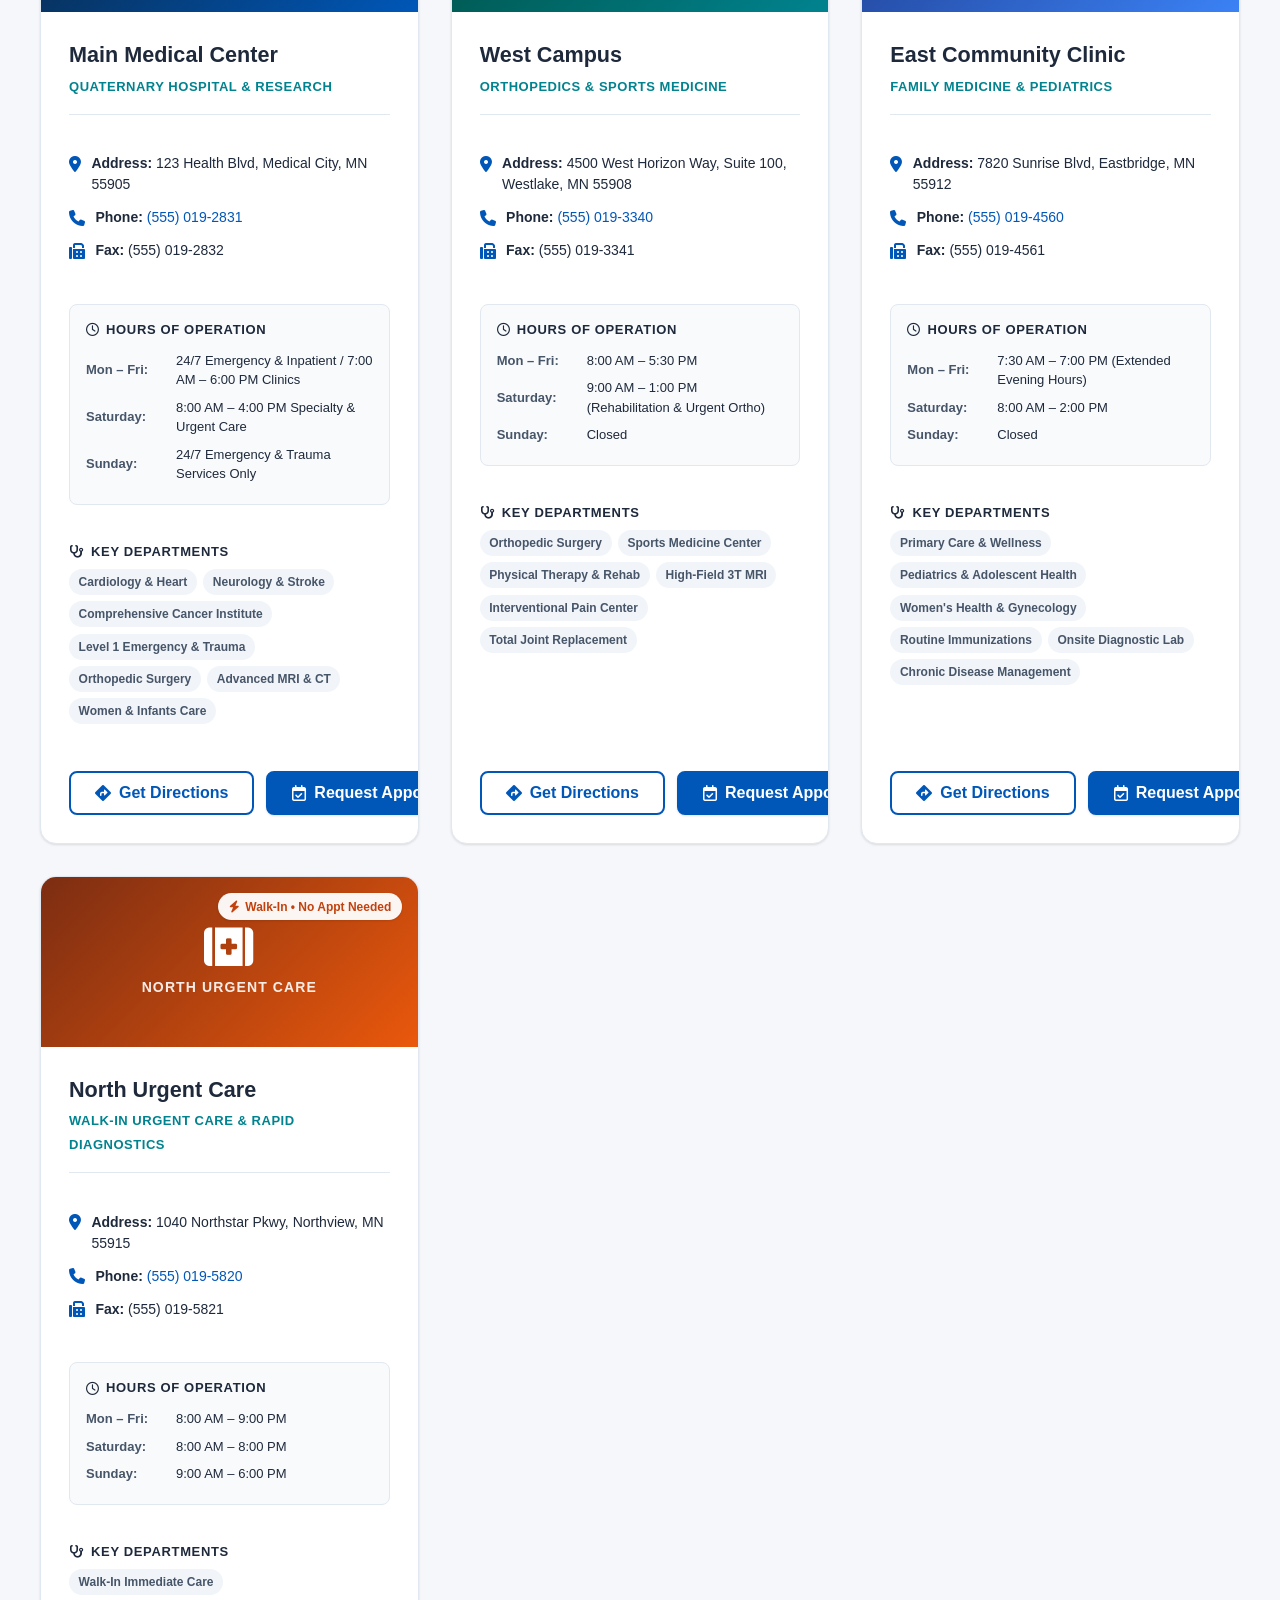
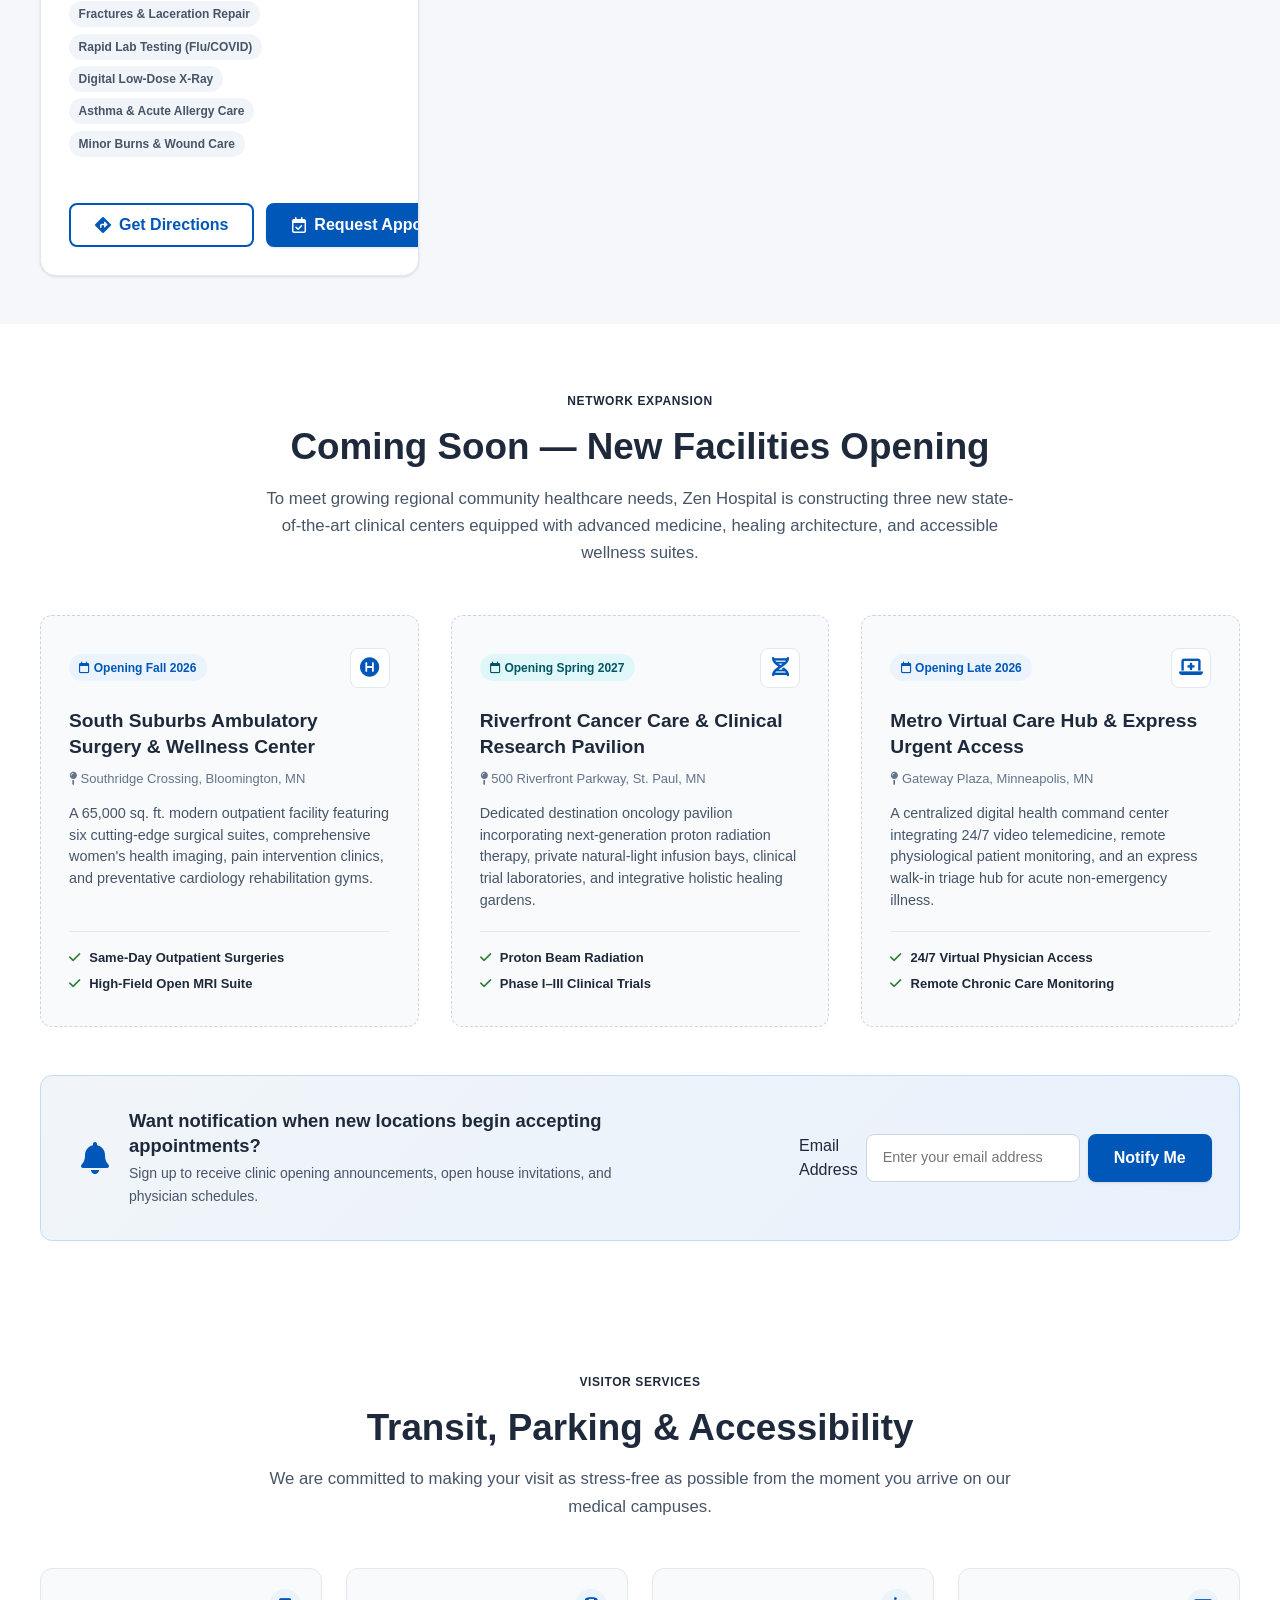
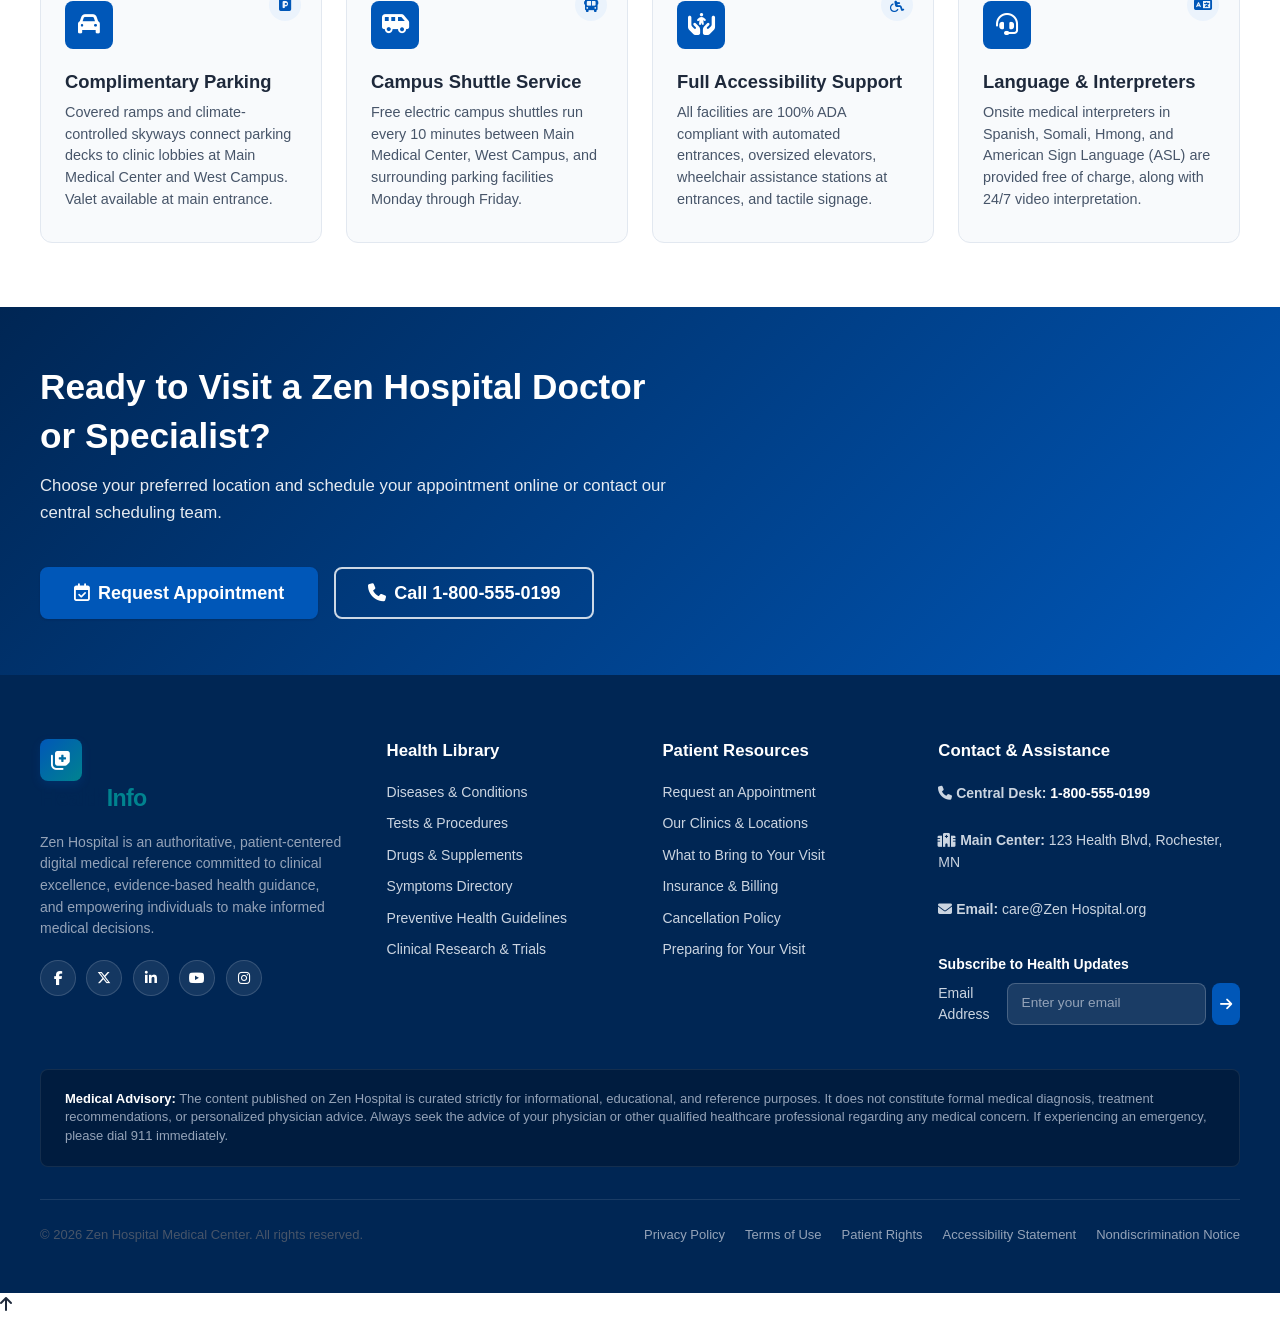
<file: locations.html>
<!DOCTYPE html>
<html lang="en">
<head>
  <meta charset="UTF-8">
  <meta name="viewport" content="width=device-width, initial-scale=1.0">
  <meta name="description" content="Find Zen Hospital medical centers, specialty campuses, community clinics, and urgent care locations. Access hours of operation, phone numbers, department lists, and driving directions.">
  <title>Our Locations | Zen Hospital</title>
  
  <!-- Font Awesome CDN -->
  <link rel="stylesheet" href="https://cdnjs.cloudflare.com/ajax/libs/font-awesome/6.5.1/css/all.min.css">
  
  <!-- Google Fonts for Medical Editorial Style -->
  <link rel="preconnect" href="https://fonts.googleapis.com">
  <link rel="preconnect" href="https://fonts.gstatic.com" crossorigin>
  <link href="https://fonts.googleapis.com/css2?family=Merriweather:ital,wght@0,300;0,400;0,700;1,300&family=Source+Sans+3:ital,wght@0,300;0,400;0,600;0,700;1,400&display=swap" rel="stylesheet">
  
  <!-- Stylesheets -->
  <link rel="stylesheet" href="css/style.css">
  <link rel="stylesheet" href="css/responsive.css">
</head>
<body>
  <!-- Accessibility Skip Link -->
  <a href="#main-content" class="skip-link">Skip to main content</a>

  <!-- Emergency & Utility Top Bar -->
  <div class="top-bar">
    <div class="container top-bar-content">
      <div class="emergency-notice">
        <i class="fa-solid fa-triangle-exclamation" aria-hidden="true"></i>
        <span><strong>Medical Emergency?</strong> Call <a href="tel:911">911</a> or visit the nearest emergency facility immediately.</span>
      </div>
      <div class="top-links">
        <a href="appointments.html"><i class="fa-regular fa-calendar-check" aria-hidden="true"></i> Patient Portal</a>
        <a href="locations.html"><i class="fa-solid fa-location-dot" aria-hidden="true"></i> Find a Clinic</a>
        <a href="tel:18005550199"><i class="fa-solid fa-phone" aria-hidden="true"></i> 1-800-555-0199</a>
      </div>
    </div>
  </div>

  <!-- Primary Site Header -->
  <header class="site-header">
    <div class="container header-container">
      <div class="brand">
        <a href="index.html" class="logo" aria-label="Zen Hospital Home">
          <span class="logo-symbol"><i class="fa-solid fa-notes-medical" aria-hidden="true"></i></span>
          <span class="logo-name">Health<span class="logo-accent">Info</span></span>
        </a>
      </div>

      <!-- Mobile Menu Toggle Button -->
      <button class="mobile-toggle" id="mobileMenuToggle" aria-expanded="false" aria-controls="primaryNav" aria-label="Toggle navigation menu">
        <span class="toggle-icon"><i class="fa-solid fa-bars" aria-hidden="true"></i></span>
      </button>

      <!-- Main Navigation -->
      <nav id="primaryNav" class="primary-nav" aria-label="Primary Navigation">
        <ul class="nav-menu">
          <li class="nav-item"><a href="index.html" class="nav-link">Health Library</a></li>
          <li class="nav-item"><a href="diseases.html" class="nav-link">Diseases &amp; Conditions</a></li>
          <li class="nav-item"><a href="tests.html" class="nav-link">Tests &amp; Procedures</a></li>
          <li class="nav-item"><a href="drugs.html" class="nav-link">Drugs &amp; Supplements</a></li>
          <li class="nav-item"><a href="appointments.html" class="nav-link">Appointments</a></li>
          <li class="nav-item"><a href="locations.html" class="nav-link active" aria-current="page">Locations</a></li>
        </ul>
        <div class="nav-action">
          <a href="appointments.html" class="btn btn-primary btn-sm"><i class="fa-regular fa-calendar-plus" aria-hidden="true"></i> Request Appointment</a>
        </div>
      </nav>
    </div>
  </header>

  <!-- Main Content Area -->
  <main id="main-content">
    <!-- Breadcrumb Section -->
    <nav class="breadcrumb-bar" aria-label="Breadcrumb">
      <div class="container">
        <ol class="breadcrumb-list">
          <li class="breadcrumb-item"><a href="index.html"><i class="fa-solid fa-house" aria-hidden="true"></i> Home</a></li>
          <li class="breadcrumb-item active" aria-current="page">Locations</li>
        </ol>
      </div>
    </nav>

    <!-- Page Hero / Title Section -->
    <section class="page-hero">
      <div class="container">
        <div class="hero-header hero-header-locations">
          <span class="badge badge-pill badge-primary-light"><i class="fa-solid fa-hospital" aria-hidden="true"></i> Healthcare Network</span>
          <h1 class="hero-title">Our Locations</h1>
          <p class="hero-description">
            Find patient-centered care close to home. Zen Hospital operates an integrated regional network encompassing our primary quaternary academic medical center, specialized surgical pavilions, full-service community clinics, and rapid walk-in urgent care centers.
          </p>
        </div>

        <!-- Network Quick Stats -->
        <div class="hero-highlights-grid">
          <div class="highlight-card">
            <div class="highlight-icon"><i class="fa-solid fa-hospital-user" aria-hidden="true"></i></div>
            <div class="highlight-body">
              <span class="highlight-num">4 Regional</span>
              <span class="highlight-label">Accredited Campuses</span>
            </div>
          </div>
          <div class="highlight-card">
            <div class="highlight-icon"><i class="fa-solid fa-truck-medical" aria-hidden="true"></i></div>
            <div class="highlight-body">
              <span class="highlight-num">24 / 7 / 365</span>
              <span class="highlight-label">Level 1 Emergency Care</span>
            </div>
          </div>
          <div class="highlight-card">
            <div class="highlight-icon"><i class="fa-solid fa-square-parking" aria-hidden="true"></i></div>
            <div class="highlight-body">
              <span class="highlight-num">Free</span>
              <span class="highlight-label">Covered Patient Parking</span>
            </div>
          </div>
          <div class="highlight-card">
            <div class="highlight-icon"><i class="fa-solid fa-wheelchair" aria-hidden="true"></i></div>
            <div class="highlight-body">
              <span class="highlight-num">100% ADA</span>
              <span class="highlight-label">Accessible Facilities</span>
            </div>
          </div>
        </div>
      </div>
    </section>

    <!-- Interactive Map Placeholder Section -->
    <section class="map-section">
      <div class="container">
        <div class="map-wrapper">
          <div class="map-card-header">
            <div class="map-header-left">
              <h2><i class="fa-solid fa-map-location-dot" aria-hidden="true"></i> Campus &amp; Clinic Network Map</h2>
              <p>Explore geographic locations, parking garages, and find transit routes across our medical facilities.</p>
            </div>
            <div class="map-controls">
              <button type="button" class="map-ctrl-btn" aria-label="Zoom in on map"><i class="fa-solid fa-plus" aria-hidden="true"></i></button>
              <button type="button" class="map-ctrl-btn" aria-label="Zoom out on map"><i class="fa-solid fa-minus" aria-hidden="true"></i></button>
              <button type="button" class="map-ctrl-btn" aria-label="Recenter medical center map"><i class="fa-solid fa-location-crosshairs" aria-hidden="true"></i></button>
            </div>
          </div>

          <!-- Map Visual Placeholder Container -->
          <div class="map-placeholder" id="medicalMapPlaceholder" role="region" aria-label="Medical Campus Interactive Map">
            <div class="map-grid-overlay"></div>
            
            <!-- Map Pin 1: Main Medical Center -->
            <div class="map-pin pin-active" style="top: 42%; left: 48%;" data-location="main">
              <div class="pin-marker">
                <i class="fa-solid fa-hospital" aria-hidden="true"></i>
              </div>
              <div class="pin-popup">
                <strong>Main Medical Center</strong>
                <span>123 Health Blvd &bull; Open 24/7</span>
              </div>
            </div>

            <!-- Map Pin 2: West Campus -->
            <div class="map-pin" style="top: 55%; left: 24%;" data-location="west">
              <div class="pin-marker">
                <i class="fa-solid fa-bone" aria-hidden="true"></i>
              </div>
              <div class="pin-popup">
                <strong>West Campus</strong>
                <span>4500 West Horizon Way</span>
              </div>
            </div>

            <!-- Map Pin 3: East Community Clinic -->
            <div class="map-pin" style="top: 60%; left: 76%;" data-location="east">
              <div class="pin-marker">
                <i class="fa-solid fa-house-chimney-medical" aria-hidden="true"></i>
              </div>
              <div class="pin-popup">
                <strong>East Community Clinic</strong>
                <span>7820 Sunrise Blvd</span>
              </div>
            </div>

            <!-- Map Pin 4: North Urgent Care -->
            <div class="map-pin" style="top: 20%; left: 52%;" data-location="north">
              <div class="pin-marker">
                <i class="fa-solid fa-kit-medical" aria-hidden="true"></i>
              </div>
              <div class="pin-popup">
                <strong>North Urgent Care</strong>
                <span>1040 Northstar Pkwy &bull; Walk-In</span>
              </div>
            </div>

            <!-- Map Watermark & Info Callout -->
            <div class="map-legend-callout">
              <div class="legend-badge"><i class="fa-solid fa-circle-info" aria-hidden="true"></i> Interactive Map Preview</div>
              <p>Select any pin or view detailed facility cards below to access clinic directions, phone numbers, and department schedules.</p>
            </div>
          </div>
        </div>
      </div>
    </section>

    <!-- 4 Detailed Location Cards in a Grid -->
    <section class="locations-cards-section">
      <div class="container">
        <div class="section-header-centered">
          <span class="badge badge-pill badge-primary-light">Clinical Facilities</span>
          <h2>Explore Our Medical Facilities</h2>
          <p class="section-lead">
            Every Zen Hospital location is staffed with board-certified physicians, skilled clinical nursing specialists, and state-of-the-art diagnostic technologies.
          </p>
        </div>

        <div class="locations-grid">
          
          <!-- Card 1: Main Medical Center -->
          <article class="location-card" id="main-medical-center">
            <!-- Location Image Placeholder (Styled Gradient) -->
            <div class="location-card-image image-hospital">
              <div class="image-overlay-badge">
                <span class="badge-status open-24-7"><i class="fa-solid fa-clock" aria-hidden="true"></i> 24/7 Emergency</span>
              </div>
              <div class="image-center-icon">
                <i class="fa-solid fa-hospital" aria-hidden="true"></i>
                <span class="image-campus-title">Main Campus</span>
              </div>
            </div>

            <div class="location-card-body">
              <div class="location-header">
                <h3 class="location-name">Main Medical Center</h3>
                <span class="location-type-tag">Quaternary Hospital &amp; Research</span>
              </div>

              <!-- Address & Contact -->
              <div class="location-contact-list">
                <div class="contact-entry">
                  <i class="fa-solid fa-location-dot contact-icon" aria-hidden="true"></i>
                  <div>
                    <strong>Address:</strong>
                    <address>123 Health Blvd, Medical City, MN 55905</address>
                  </div>
                </div>
                <div class="contact-entry">
                  <i class="fa-solid fa-phone contact-icon" aria-hidden="true"></i>
                  <div>
                    <strong>Phone:</strong> <a href="tel:15550192831">(555) 019-2831</a>
                  </div>
                </div>
                <div class="contact-entry">
                  <i class="fa-solid fa-fax contact-icon" aria-hidden="true"></i>
                  <div>
                    <strong>Fax:</strong> (555) 019-2832
                  </div>
                </div>
              </div>

              <!-- Hours Table -->
              <div class="location-hours-box">
                <h4 class="hours-heading"><i class="fa-regular fa-clock" aria-hidden="true"></i> Hours of Operation</h4>
                <table class="hours-table">
                  <tbody>
                    <tr>
                      <th scope="row">Mon &ndash; Fri:</th>
                      <td>24/7 Emergency &amp; Inpatient / 7:00 AM &ndash; 6:00 PM Clinics</td>
                    </tr>
                    <tr>
                      <th scope="row">Saturday:</th>
                      <td>8:00 AM &ndash; 4:00 PM Specialty &amp; Urgent Care</td>
                    </tr>
                    <tr>
                      <th scope="row">Sunday:</th>
                      <td>24/7 Emergency &amp; Trauma Services Only</td>
                    </tr>
                  </tbody>
                </table>
              </div>

              <!-- Departments List -->
              <div class="location-departments">
                <h4 class="dept-heading"><i class="fa-solid fa-stethoscope" aria-hidden="true"></i> Key Departments</h4>
                <div class="dept-tags">
                  <span class="dept-tag">Cardiology &amp; Heart</span>
                  <span class="dept-tag">Neurology &amp; Stroke</span>
                  <span class="dept-tag">Comprehensive Cancer Institute</span>
                  <span class="dept-tag">Level 1 Emergency &amp; Trauma</span>
                  <span class="dept-tag">Orthopedic Surgery</span>
                  <span class="dept-tag">Advanced MRI &amp; CT</span>
                  <span class="dept-tag">Women &amp; Infants Care</span>
                </div>
              </div>

              <!-- Action Buttons -->
              <div class="location-card-actions">
                <a href="https://maps.google.com" target="_blank" rel="noopener" class="btn btn-outline">
                  <i class="fa-solid fa-diamond-turn-right" aria-hidden="true"></i> Get Directions
                </a>
                <a href="appointments.html" class="btn btn-primary">
                  <i class="fa-regular fa-calendar-check" aria-hidden="true"></i> Request Appointment
                </a>
              </div>
            </div>
          </article>

          <!-- Card 2: West Campus -->
          <article class="location-card" id="west-campus">
            <!-- Location Image Placeholder (Styled Gradient) -->
            <div class="location-card-image image-ortho">
              <div class="image-overlay-badge">
                <span class="badge-status specialty-center"><i class="fa-solid fa-bone" aria-hidden="true"></i> Specialty Campus</span>
              </div>
              <div class="image-center-icon">
                <i class="fa-solid fa-person-running" aria-hidden="true"></i>
                <span class="image-campus-title">West Pavilion</span>
              </div>
            </div>

            <div class="location-card-body">
              <div class="location-header">
                <h3 class="location-name">West Campus</h3>
                <span class="location-type-tag">Orthopedics &amp; Sports Medicine</span>
              </div>

              <!-- Address & Contact -->
              <div class="location-contact-list">
                <div class="contact-entry">
                  <i class="fa-solid fa-location-dot contact-icon" aria-hidden="true"></i>
                  <div>
                    <strong>Address:</strong>
                    <address>4500 West Horizon Way, Suite 100, Westlake, MN 55908</address>
                  </div>
                </div>
                <div class="contact-entry">
                  <i class="fa-solid fa-phone contact-icon" aria-hidden="true"></i>
                  <div>
                    <strong>Phone:</strong> <a href="tel:15550193340">(555) 019-3340</a>
                  </div>
                </div>
                <div class="contact-entry">
                  <i class="fa-solid fa-fax contact-icon" aria-hidden="true"></i>
                  <div>
                    <strong>Fax:</strong> (555) 019-3341
                  </div>
                </div>
              </div>

              <!-- Hours Table -->
              <div class="location-hours-box">
                <h4 class="hours-heading"><i class="fa-regular fa-clock" aria-hidden="true"></i> Hours of Operation</h4>
                <table class="hours-table">
                  <tbody>
                    <tr>
                      <th scope="row">Mon &ndash; Fri:</th>
                      <td>8:00 AM &ndash; 5:30 PM</td>
                    </tr>
                    <tr>
                      <th scope="row">Saturday:</th>
                      <td>9:00 AM &ndash; 1:00 PM (Rehabilitation &amp; Urgent Ortho)</td>
                    </tr>
                    <tr>
                      <th scope="row">Sunday:</th>
                      <td>Closed</td>
                    </tr>
                  </tbody>
                </table>
              </div>

              <!-- Departments List -->
              <div class="location-departments">
                <h4 class="dept-heading"><i class="fa-solid fa-stethoscope" aria-hidden="true"></i> Key Departments</h4>
                <div class="dept-tags">
                  <span class="dept-tag">Orthopedic Surgery</span>
                  <span class="dept-tag">Sports Medicine Center</span>
                  <span class="dept-tag">Physical Therapy &amp; Rehab</span>
                  <span class="dept-tag">High-Field 3T MRI</span>
                  <span class="dept-tag">Interventional Pain Center</span>
                  <span class="dept-tag">Total Joint Replacement</span>
                </div>
              </div>

              <!-- Action Buttons -->
              <div class="location-card-actions">
                <a href="https://maps.google.com" target="_blank" rel="noopener" class="btn btn-outline">
                  <i class="fa-solid fa-diamond-turn-right" aria-hidden="true"></i> Get Directions
                </a>
                <a href="appointments.html" class="btn btn-primary">
                  <i class="fa-regular fa-calendar-check" aria-hidden="true"></i> Request Appointment
                </a>
              </div>
            </div>
          </article>

          <!-- Card 3: East Community Clinic -->
          <article class="location-card" id="east-community-clinic">
            <!-- Location Image Placeholder (Styled Gradient) -->
            <div class="location-card-image image-community">
              <div class="image-overlay-badge">
                <span class="badge-status primary-clinic"><i class="fa-solid fa-house-chimney-medical" aria-hidden="true"></i> Primary &amp; Family Care</span>
              </div>
              <div class="image-center-icon">
                <i class="fa-solid fa-children" aria-hidden="true"></i>
                <span class="image-campus-title">East Community</span>
              </div>
            </div>

            <div class="location-card-body">
              <div class="location-header">
                <h3 class="location-name">East Community Clinic</h3>
                <span class="location-type-tag">Family Medicine &amp; Pediatrics</span>
              </div>

              <!-- Address & Contact -->
              <div class="location-contact-list">
                <div class="contact-entry">
                  <i class="fa-solid fa-location-dot contact-icon" aria-hidden="true"></i>
                  <div>
                    <strong>Address:</strong>
                    <address>7820 Sunrise Blvd, Eastbridge, MN 55912</address>
                  </div>
                </div>
                <div class="contact-entry">
                  <i class="fa-solid fa-phone contact-icon" aria-hidden="true"></i>
                  <div>
                    <strong>Phone:</strong> <a href="tel:15550194560">(555) 019-4560</a>
                  </div>
                </div>
                <div class="contact-entry">
                  <i class="fa-solid fa-fax contact-icon" aria-hidden="true"></i>
                  <div>
                    <strong>Fax:</strong> (555) 019-4561
                  </div>
                </div>
              </div>

              <!-- Hours Table -->
              <div class="location-hours-box">
                <h4 class="hours-heading"><i class="fa-regular fa-clock" aria-hidden="true"></i> Hours of Operation</h4>
                <table class="hours-table">
                  <tbody>
                    <tr>
                      <th scope="row">Mon &ndash; Fri:</th>
                      <td>7:30 AM &ndash; 7:00 PM (Extended Evening Hours)</td>
                    </tr>
                    <tr>
                      <th scope="row">Saturday:</th>
                      <td>8:00 AM &ndash; 2:00 PM</td>
                    </tr>
                    <tr>
                      <th scope="row">Sunday:</th>
                      <td>Closed</td>
                    </tr>
                  </tbody>
                </table>
              </div>

              <!-- Departments List -->
              <div class="location-departments">
                <h4 class="dept-heading"><i class="fa-solid fa-stethoscope" aria-hidden="true"></i> Key Departments</h4>
                <div class="dept-tags">
                  <span class="dept-tag">Primary Care &amp; Wellness</span>
                  <span class="dept-tag">Pediatrics &amp; Adolescent Health</span>
                  <span class="dept-tag">Women's Health &amp; Gynecology</span>
                  <span class="dept-tag">Routine Immunizations</span>
                  <span class="dept-tag">Onsite Diagnostic Lab</span>
                  <span class="dept-tag">Chronic Disease Management</span>
                </div>
              </div>

              <!-- Action Buttons -->
              <div class="location-card-actions">
                <a href="https://maps.google.com" target="_blank" rel="noopener" class="btn btn-outline">
                  <i class="fa-solid fa-diamond-turn-right" aria-hidden="true"></i> Get Directions
                </a>
                <a href="appointments.html" class="btn btn-primary">
                  <i class="fa-regular fa-calendar-check" aria-hidden="true"></i> Request Appointment
                </a>
              </div>
            </div>
          </article>

          <!-- Card 4: North Urgent Care -->
          <article class="location-card" id="north-urgent-care">
            <!-- Location Image Placeholder (Styled Gradient) -->
            <div class="location-card-image image-urgent">
              <div class="image-overlay-badge">
                <span class="badge-status urgent-walkin"><i class="fa-solid fa-bolt" aria-hidden="true"></i> Walk-In &bull; No Appt Needed</span>
              </div>
              <div class="image-center-icon">
                <i class="fa-solid fa-kit-medical" aria-hidden="true"></i>
                <span class="image-campus-title">North Urgent Care</span>
              </div>
            </div>

            <div class="location-card-body">
              <div class="location-header">
                <h3 class="location-name">North Urgent Care</h3>
                <span class="location-type-tag">Walk-In Urgent Care &amp; Rapid Diagnostics</span>
              </div>

              <!-- Address & Contact -->
              <div class="location-contact-list">
                <div class="contact-entry">
                  <i class="fa-solid fa-location-dot contact-icon" aria-hidden="true"></i>
                  <div>
                    <strong>Address:</strong>
                    <address>1040 Northstar Pkwy, Northview, MN 55915</address>
                  </div>
                </div>
                <div class="contact-entry">
                  <i class="fa-solid fa-phone contact-icon" aria-hidden="true"></i>
                  <div>
                    <strong>Phone:</strong> <a href="tel:15550195820">(555) 019-5820</a>
                  </div>
                </div>
                <div class="contact-entry">
                  <i class="fa-solid fa-fax contact-icon" aria-hidden="true"></i>
                  <div>
                    <strong>Fax:</strong> (555) 019-5821
                  </div>
                </div>
              </div>

              <!-- Hours Table -->
              <div class="location-hours-box">
                <h4 class="hours-heading"><i class="fa-regular fa-clock" aria-hidden="true"></i> Hours of Operation</h4>
                <table class="hours-table">
                  <tbody>
                    <tr>
                      <th scope="row">Mon &ndash; Fri:</th>
                      <td>8:00 AM &ndash; 9:00 PM</td>
                    </tr>
                    <tr>
                      <th scope="row">Saturday:</th>
                      <td>8:00 AM &ndash; 8:00 PM</td>
                    </tr>
                    <tr>
                      <th scope="row">Sunday:</th>
                      <td>9:00 AM &ndash; 6:00 PM</td>
                    </tr>
                  </tbody>
                </table>
              </div>

              <!-- Departments List -->
              <div class="location-departments">
                <h4 class="dept-heading"><i class="fa-solid fa-stethoscope" aria-hidden="true"></i> Key Departments</h4>
                <div class="dept-tags">
                  <span class="dept-tag">Walk-In Immediate Care</span>
                  <span class="dept-tag">Fractures &amp; Laceration Repair</span>
                  <span class="dept-tag">Rapid Lab Testing (Flu/COVID)</span>
                  <span class="dept-tag">Digital Low-Dose X-Ray</span>
                  <span class="dept-tag">Asthma &amp; Acute Allergy Care</span>
                  <span class="dept-tag">Minor Burns &amp; Wound Care</span>
                </div>
              </div>

              <!-- Action Buttons -->
              <div class="location-card-actions">
                <a href="https://maps.google.com" target="_blank" rel="noopener" class="btn btn-outline">
                  <i class="fa-solid fa-diamond-turn-right" aria-hidden="true"></i> Get Directions
                </a>
                <a href="appointments.html" class="btn btn-primary">
                  <i class="fa-regular fa-calendar-check" aria-hidden="true"></i> Request Appointment
                </a>
              </div>
            </div>
          </article>

        </div>
      </div>
    </section>

    <!-- "Coming Soon" Section: New Locations Opening -->
    <section class="coming-soon-section">
      <div class="container">
        <div class="section-header-centered">
          <span class="badge badge-pill badge-primary-light">Network Expansion</span>
          <h2>Coming Soon &mdash; New Facilities Opening</h2>
          <p class="section-lead">
            To meet growing regional community healthcare needs, Zen Hospital is constructing three new state-of-the-art clinical centers equipped with advanced medicine, healing architecture, and accessible wellness suites.
          </p>
        </div>

        <div class="coming-soon-grid">
          
          <!-- Facility 1 -->
          <div class="expansion-card">
            <div class="expansion-header">
              <span class="launch-badge"><i class="fa-regular fa-calendar" aria-hidden="true"></i> Opening Fall 2026</span>
              <div class="expansion-icon"><i class="fa-solid fa-hospital-symbol" aria-hidden="true"></i></div>
            </div>
            <h3>South Suburbs Ambulatory Surgery &amp; Wellness Center</h3>
            <p class="expansion-location"><i class="fa-solid fa-map-pin" aria-hidden="true"></i> Southridge Crossing, Bloomington, MN</p>
            <p class="expansion-desc">
              A 65,000 sq. ft. modern outpatient facility featuring six cutting-edge surgical suites, comprehensive women's health imaging, pain intervention clinics, and preventative cardiology rehabilitation gyms.
            </p>
            <div class="expansion-features">
              <span><i class="fa-solid fa-check" aria-hidden="true"></i> Same-Day Outpatient Surgeries</span>
              <span><i class="fa-solid fa-check" aria-hidden="true"></i> High-Field Open MRI Suite</span>
            </div>
          </div>

          <!-- Facility 2 -->
          <div class="expansion-card">
            <div class="expansion-header">
              <span class="launch-badge launch-accent"><i class="fa-regular fa-calendar" aria-hidden="true"></i> Opening Spring 2027</span>
              <div class="expansion-icon"><i class="fa-solid fa-dna" aria-hidden="true"></i></div>
            </div>
            <h3>Riverfront Cancer Care &amp; Clinical Research Pavilion</h3>
            <p class="expansion-location"><i class="fa-solid fa-map-pin" aria-hidden="true"></i> 500 Riverfront Parkway, St. Paul, MN</p>
            <p class="expansion-desc">
              Dedicated destination oncology pavilion incorporating next-generation proton radiation therapy, private natural-light infusion bays, clinical trial laboratories, and integrative holistic healing gardens.
            </p>
            <div class="expansion-features">
              <span><i class="fa-solid fa-check" aria-hidden="true"></i> Proton Beam Radiation</span>
              <span><i class="fa-solid fa-check" aria-hidden="true"></i> Phase I–III Clinical Trials</span>
            </div>
          </div>

          <!-- Facility 3 -->
          <div class="expansion-card">
            <div class="expansion-header">
              <span class="launch-badge"><i class="fa-regular fa-calendar" aria-hidden="true"></i> Opening Late 2026</span>
              <div class="expansion-icon"><i class="fa-solid fa-laptop-medical" aria-hidden="true"></i></div>
            </div>
            <h3>Metro Virtual Care Hub &amp; Express Urgent Access</h3>
            <p class="expansion-location"><i class="fa-solid fa-map-pin" aria-hidden="true"></i> Gateway Plaza, Minneapolis, MN</p>
            <p class="expansion-desc">
              A centralized digital health command center integrating 24/7 video telemedicine, remote physiological patient monitoring, and an express walk-in triage hub for acute non-emergency illness.
            </p>
            <div class="expansion-features">
              <span><i class="fa-solid fa-check" aria-hidden="true"></i> 24/7 Virtual Physician Access</span>
              <span><i class="fa-solid fa-check" aria-hidden="true"></i> Remote Chronic Care Monitoring</span>
            </div>
          </div>

        </div>

        <!-- Expansion Updates Notification -->
        <div class="expansion-notification-box">
          <div class="notif-content">
            <i class="fa-solid fa-bell notif-bell" aria-hidden="true"></i>
            <div>
              <h4>Want notification when new locations begin accepting appointments?</h4>
              <p>Sign up to receive clinic opening announcements, open house invitations, and physician schedules.</p>
            </div>
          </div>
          <form class="notif-form" onsubmit="event.preventDefault(); alert('You will receive email notifications as soon as new clinic appointments open!');">
            <label for="notifEmail" class="visually-hidden">Email Address</label>
            <input type="email" id="notifEmail" placeholder="Enter your email address" required>
            <button type="submit" class="btn btn-primary">Notify Me</button>
          </form>
        </div>
      </div>
    </section>

    <!-- Patient Transit, Parking & Accessibility Section -->
    <section class="prep-guide-section">
      <div class="container">
        <div class="section-header-centered">
          <span class="badge badge-pill badge-primary-light">Visitor Services</span>
          <h2>Transit, Parking &amp; Accessibility</h2>
          <p class="section-lead">
            We are committed to making your visit as stress-free as possible from the moment you arrive on our medical campuses.
          </p>
        </div>

        <div class="prep-steps-grid">
          <div class="prep-step-card">
            <div class="step-badge"><i class="fa-solid fa-square-parking" aria-hidden="true"></i></div>
            <div class="step-icon"><i class="fa-solid fa-car" aria-hidden="true"></i></div>
            <h3>Complimentary Parking</h3>
            <p>Covered ramps and climate-controlled skyways connect parking decks to clinic lobbies at Main Medical Center and West Campus. Valet available at main entrance.</p>
          </div>
          <div class="prep-step-card">
            <div class="step-badge"><i class="fa-solid fa-bus" aria-hidden="true"></i></div>
            <div class="step-icon"><i class="fa-solid fa-van-shuttle" aria-hidden="true"></i></div>
            <h3>Campus Shuttle Service</h3>
            <p>Free electric campus shuttles run every 10 minutes between Main Medical Center, West Campus, and surrounding parking facilities Monday through Friday.</p>
          </div>
          <div class="prep-step-card">
            <div class="step-badge"><i class="fa-solid fa-wheelchair" aria-hidden="true"></i></div>
            <div class="step-icon"><i class="fa-solid fa-hands-holding-child" aria-hidden="true"></i></div>
            <h3>Full Accessibility Support</h3>
            <p>All facilities are 100% ADA compliant with automated entrances, oversized elevators, wheelchair assistance stations at entrances, and tactile signage.</p>
          </div>
          <div class="prep-step-card">
            <div class="step-badge"><i class="fa-solid fa-language" aria-hidden="true"></i></div>
            <div class="step-icon"><i class="fa-solid fa-headset" aria-hidden="true"></i></div>
            <h3>Language &amp; Interpreters</h3>
            <p>Onsite medical interpreters in Spanish, Somali, Hmong, and American Sign Language (ASL) are provided free of charge, along with 24/7 video interpretation.</p>
          </div>
        </div>
      </div>
    </section>

    <!-- Call to Action Banner -->
    <section class="appointment-cta-banner">
      <div class="container cta-content">
        <div class="cta-text">
          <h2>Ready to Visit a Zen Hospital Doctor or Specialist?</h2>
          <p>
            Choose your preferred location and schedule your appointment online or contact our central scheduling team.
          </p>
        </div>
        <div class="cta-actions">
          <a href="appointments.html" class="btn btn-primary btn-lg"><i class="fa-regular fa-calendar-check" aria-hidden="true"></i> Request Appointment</a>
          <a href="tel:18005550199" class="btn btn-outline-white btn-lg"><i class="fa-solid fa-phone" aria-hidden="true"></i> Call 1-800-555-0199</a>
        </div>
      </div>
    </section>
  </main>

  <!-- Global Footer -->
  <footer class="site-footer">
    <div class="container footer-top">
      <div class="footer-grid">
        <!-- Col 1: About Zen Hospital -->
        <div class="footer-col brand-col">
          <a href="index.html" class="footer-logo">
            <span class="logo-symbol"><i class="fa-solid fa-notes-medical" aria-hidden="true"></i></span>
            <span class="logo-name">Health<span class="logo-accent">Info</span></span>
          </a>
          <p class="footer-mission">
            Zen Hospital is an authoritative, patient-centered digital medical reference committed to clinical excellence, evidence-based health guidance, and empowering individuals to make informed medical decisions.
          </p>
          <div class="social-links" aria-label="Social media links">
            <a href="#" aria-label="Zen Hospital on Facebook"><i class="fa-brands fa-facebook-f" aria-hidden="true"></i></a>
            <a href="#" aria-label="Zen Hospital on X (Twitter)"><i class="fa-brands fa-x-twitter" aria-hidden="true"></i></a>
            <a href="#" aria-label="Zen Hospital on LinkedIn"><i class="fa-brands fa-linkedin-in" aria-hidden="true"></i></a>
            <a href="#" aria-label="Zen Hospital on YouTube"><i class="fa-brands fa-youtube" aria-hidden="true"></i></a>
            <a href="#" aria-label="Zen Hospital on Instagram"><i class="fa-brands fa-instagram" aria-hidden="true"></i></a>
          </div>
        </div>

        <!-- Col 2: Health Library -->
        <div class="footer-col">
          <h3 class="footer-heading">Health Library</h3>
          <ul class="footer-links">
            <li><a href="diseases.html">Diseases &amp; Conditions</a></li>
            <li><a href="tests.html">Tests &amp; Procedures</a></li>
            <li><a href="drugs.html">Drugs &amp; Supplements</a></li>
            <li><a href="index.html">Symptoms Directory</a></li>
            <li><a href="index.html">Preventive Health Guidelines</a></li>
            <li><a href="index.html">Clinical Research &amp; Trials</a></li>
          </ul>
        </div>

        <!-- Col 3: Patient Resources -->
        <div class="footer-col">
          <h3 class="footer-heading">Patient Resources</h3>
          <ul class="footer-links">
            <li><a href="appointments.html">Request an Appointment</a></li>
            <li><a href="locations.html">Our Clinics &amp; Locations</a></li>
            <li><a href="appointments.html#what-to-bring">What to Bring to Your Visit</a></li>
            <li><a href="appointments.html#insurance-info">Insurance &amp; Billing</a></li>
            <li><a href="appointments.html#cancellation-policy">Cancellation Policy</a></li>
            <li><a href="appointments.html#visit-prep">Preparing for Your Visit</a></li>
          </ul>
        </div>

        <!-- Col 4: Contact & Newsletter -->
        <div class="footer-col">
          <h3 class="footer-heading">Contact &amp; Assistance</h3>
          <div class="footer-contact-info">
            <p><i class="fa-solid fa-phone" aria-hidden="true"></i> <strong>Central Desk:</strong> <a href="tel:18005550199">1-800-555-0199</a></p>
            <p><i class="fa-solid fa-hospital" aria-hidden="true"></i> <strong>Main Center:</strong> 123 Health Blvd, Rochester, MN</p>
            <p><i class="fa-solid fa-envelope" aria-hidden="true"></i> <strong>Email:</strong> care@Zen Hospital.org</p>
          </div>
          <div class="newsletter-signup">
            <h4 class="newsletter-title">Subscribe to Health Updates</h4>
            <form class="newsletter-form" onsubmit="event.preventDefault(); alert('Thank you for subscribing to Zen Hospital updates.');">
              <label for="newsletterEmailLocations" class="visually-hidden">Email Address</label>
              <input type="email" id="newsletterEmailLocations" placeholder="Enter your email" required>
              <button type="submit" aria-label="Subscribe to newsletter"><i class="fa-solid fa-arrow-right" aria-hidden="true"></i></button>
            </form>
          </div>
        </div>
      </div>

      <!-- Medical Disclaimer -->
      <div class="footer-disclaimer">
        <p>
          <strong>Medical Advisory:</strong> The content published on Zen Hospital is curated strictly for informational, educational, and reference purposes. It does not constitute formal medical diagnosis, treatment recommendations, or personalized physician advice. Always seek the advice of your physician or other qualified healthcare professional regarding any medical concern. If experiencing an emergency, please dial 911 immediately.
        </p>
      </div>

      <!-- Bottom Bar -->
      <div class="footer-bottom">
        <p class="copyright">&copy; 2026 Zen Hospital Medical Center. All rights reserved.</p>
        <div class="legal-links">
          <a href="#">Privacy Policy</a>
          <a href="#">Terms of Use</a>
          <a href="#">Patient Rights</a>
          <a href="#">Accessibility Statement</a>
          <a href="#">Nondiscrimination Notice</a>
        </div>
      </div>
    </div>
  </footer>

  <!-- Scripts -->
  <script src="js/main.js"></script>
</body>
</html>
</file>
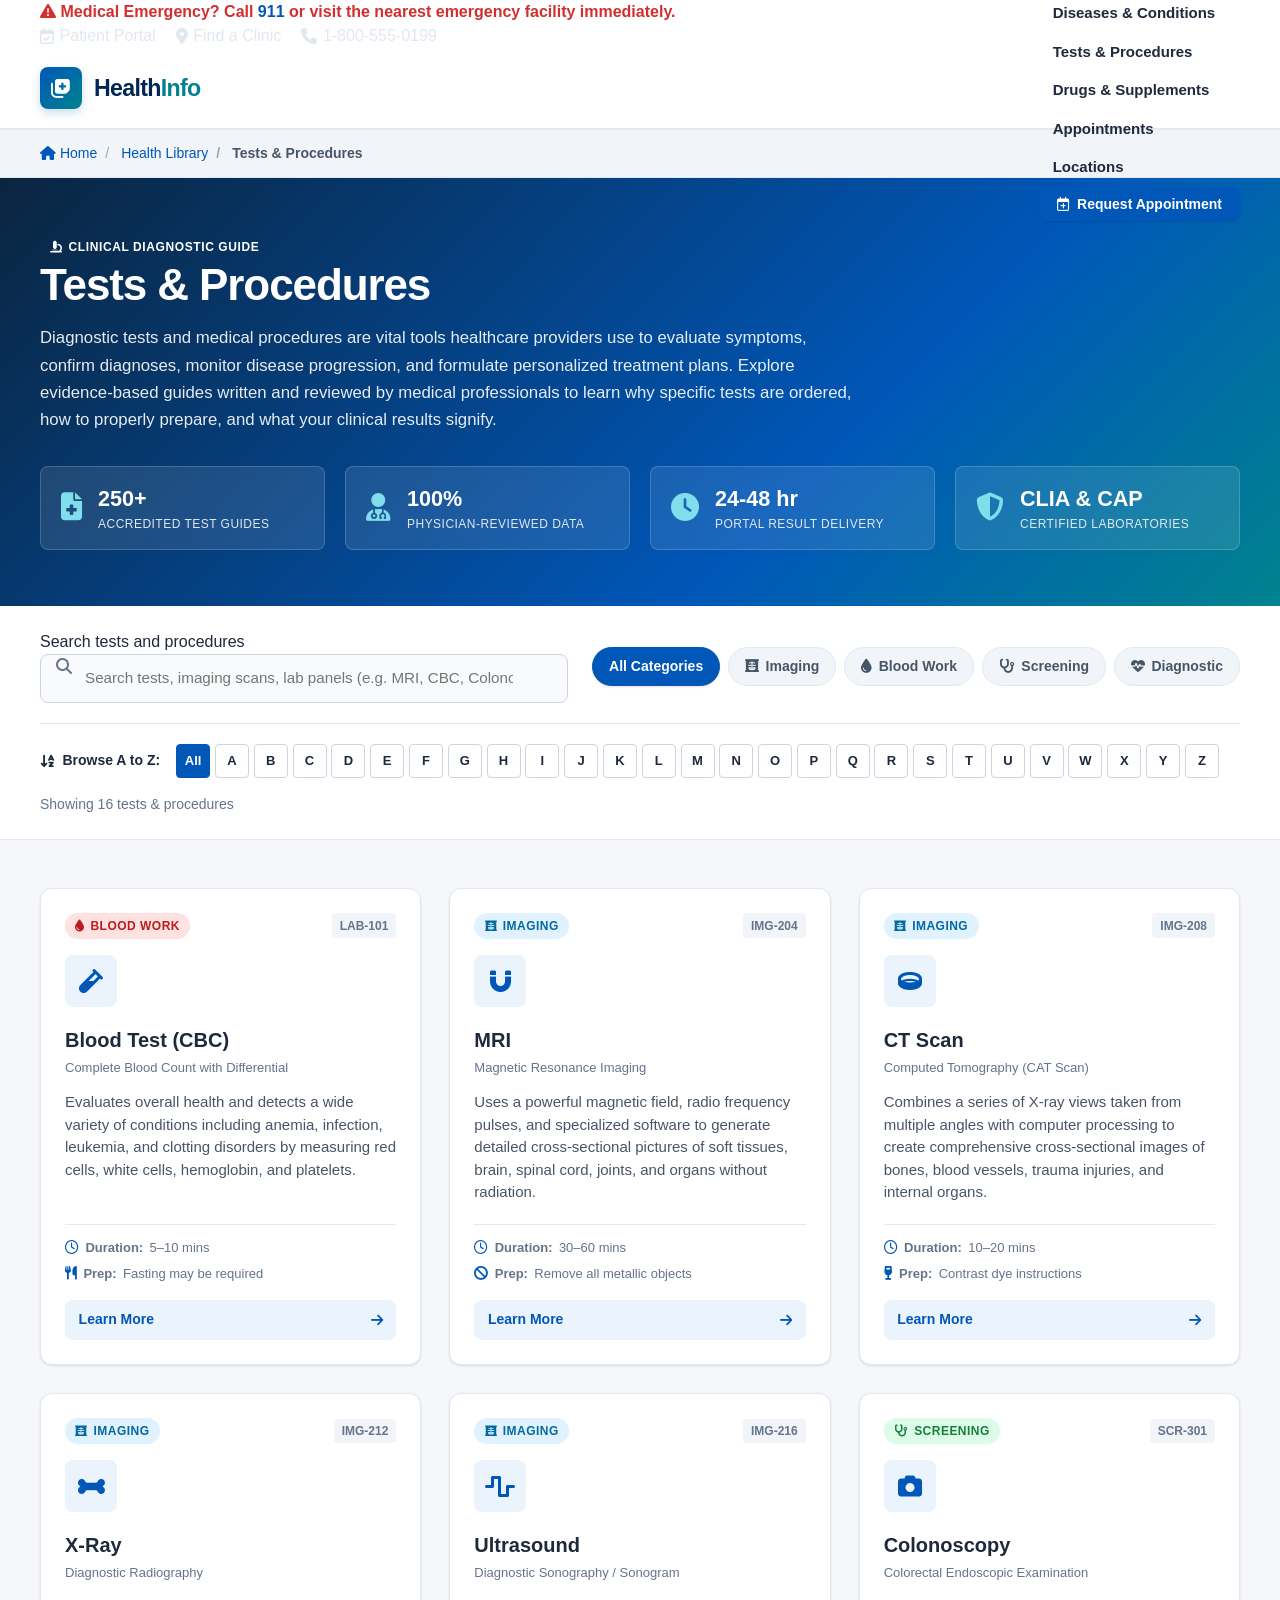
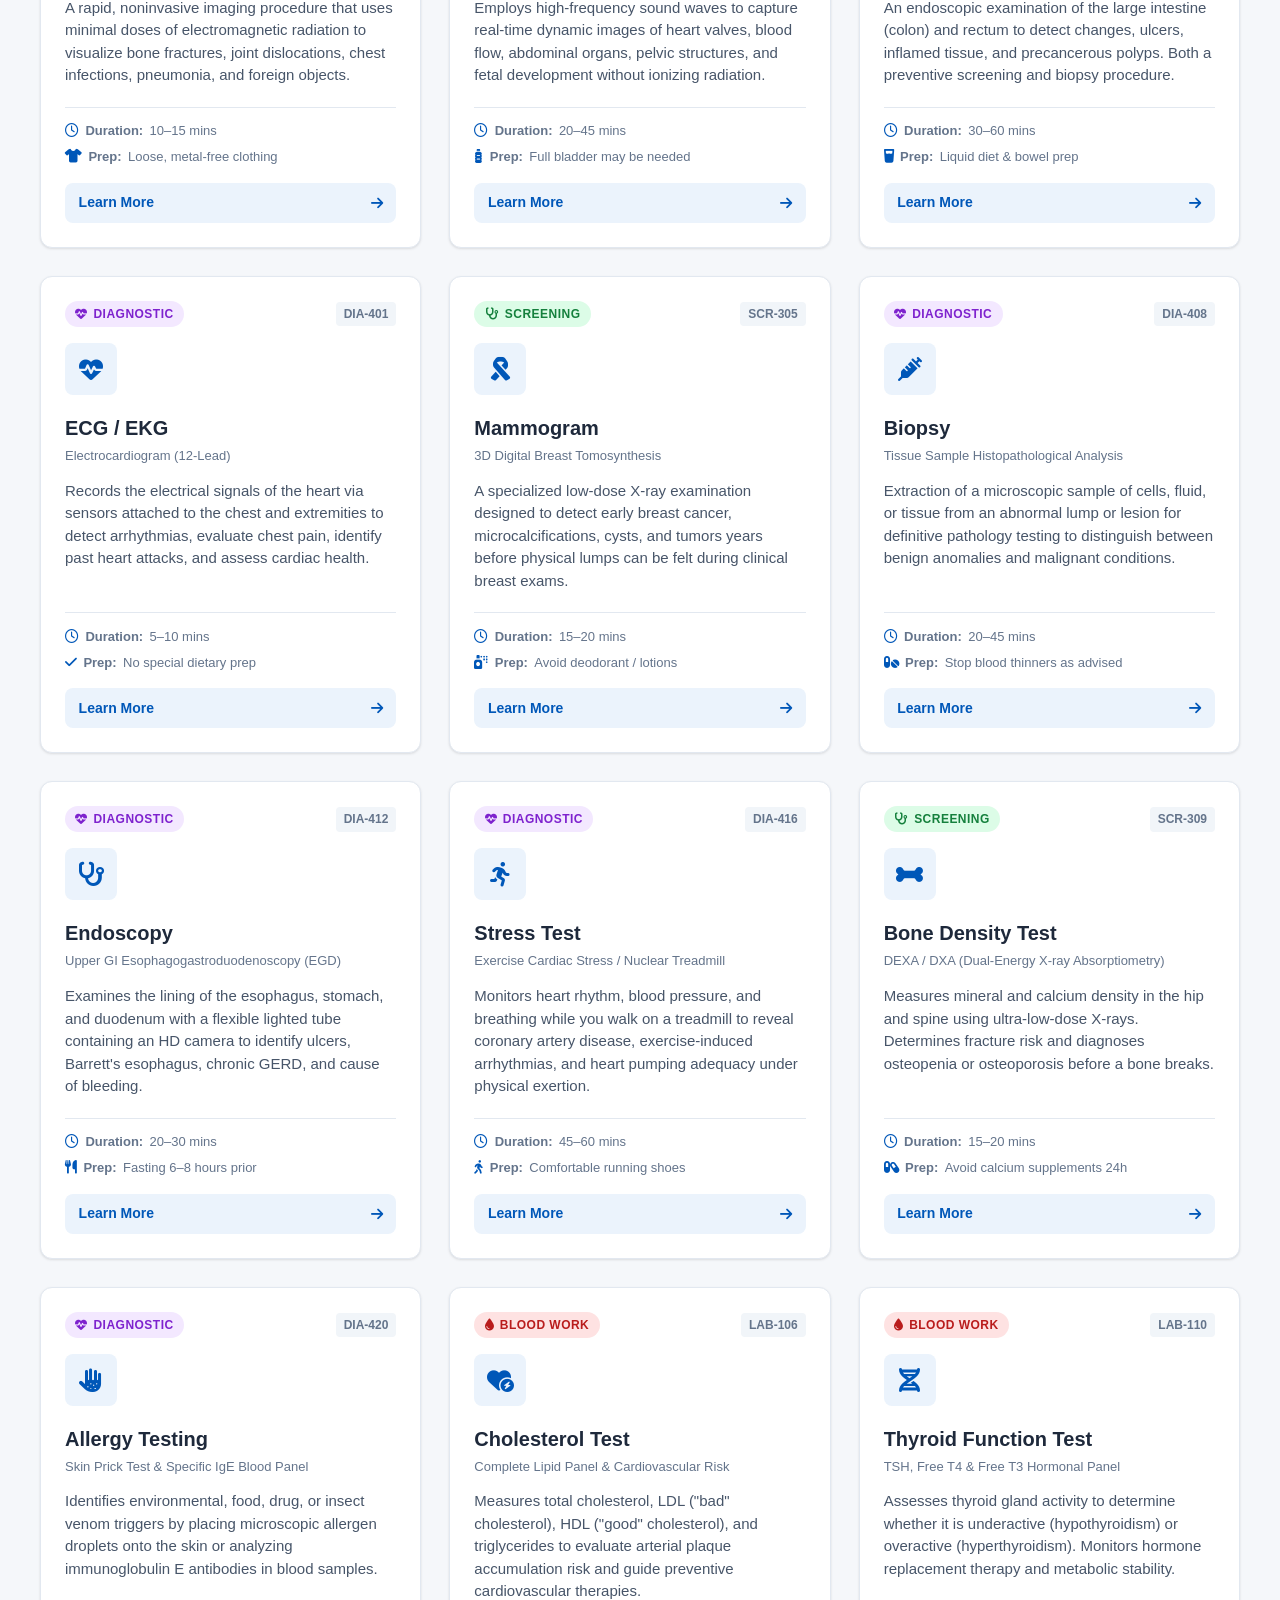
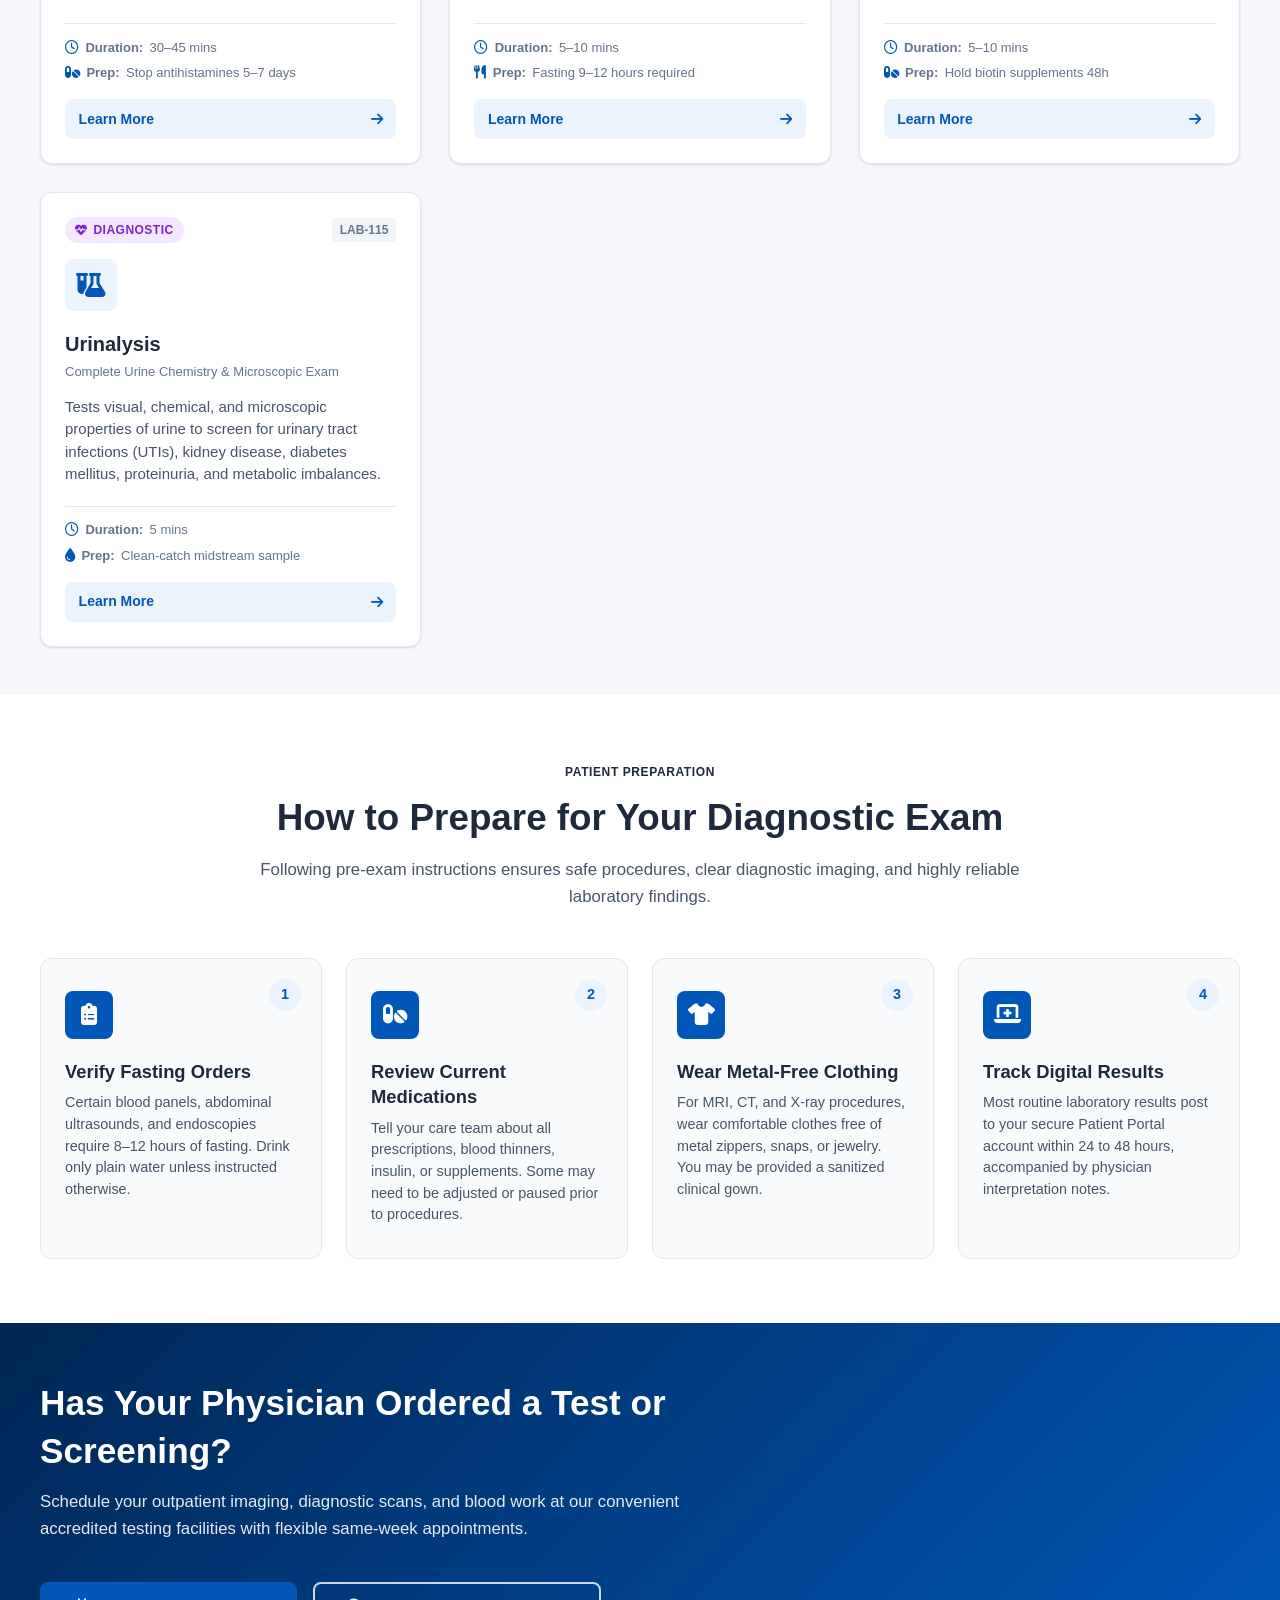
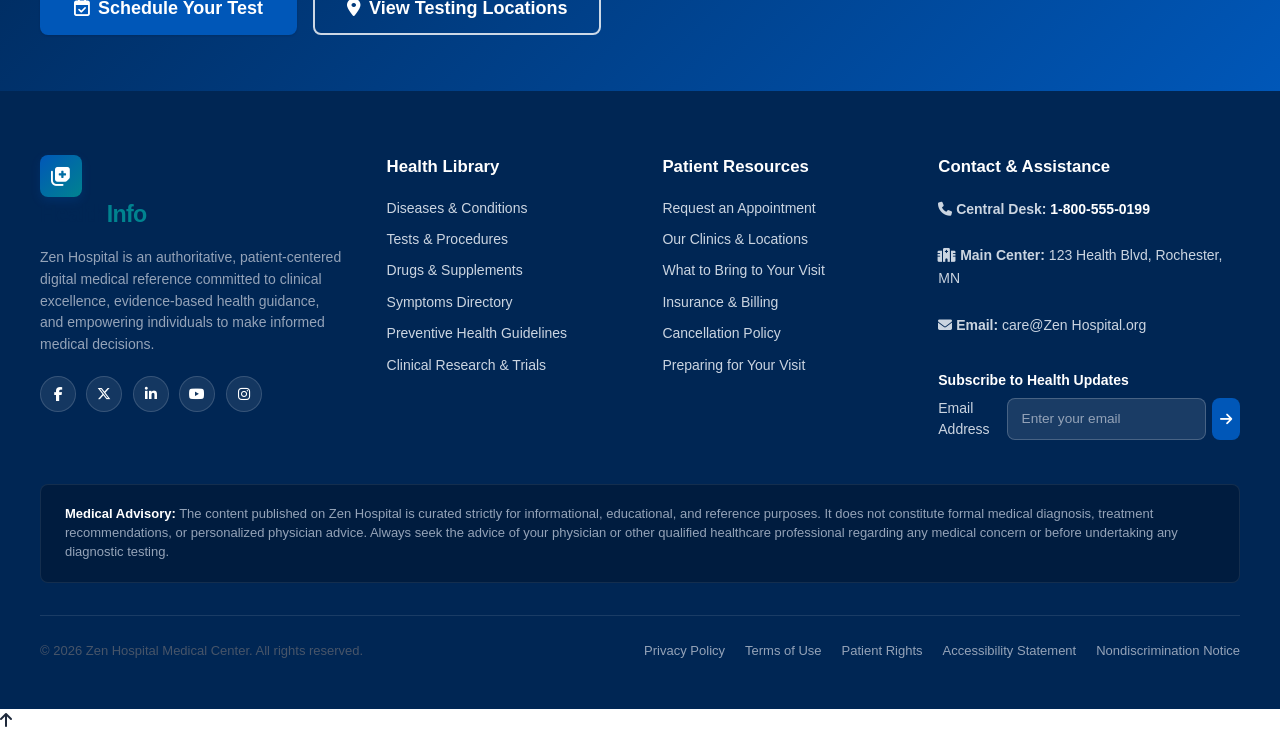
<file: tests.html>
<!DOCTYPE html>
<html lang="en">
<head>
  <meta charset="UTF-8">
  <meta name="viewport" content="width=device-width, initial-scale=1.0">
  <meta name="description" content="Explore comprehensive guides to diagnostic tests, imaging, blood work, and clinical procedures at Zen Hospital. Clear information on preparation, what to expect, and test results.">
  <title>Tests &amp; Procedures | Zen Hospital</title>
  
  <!-- Font Awesome CDN -->
  <link rel="stylesheet" href="https://cdnjs.cloudflare.com/ajax/libs/font-awesome/6.5.1/css/all.min.css">
  
  <!-- Google Fonts for Medical Editorial Style -->
  <link rel="preconnect" href="https://fonts.googleapis.com">
  <link rel="preconnect" href="https://fonts.gstatic.com" crossorigin>
  <link href="https://fonts.googleapis.com/css2?family=Merriweather:ital,wght@0,300;0,400;0,700;1,300&family=Source+Sans+3:ital,wght@0,300;0,400;0,600;0,700;1,400&display=swap" rel="stylesheet">
  
  <!-- Stylesheets -->
  <link rel="stylesheet" href="css/style.css">
  <link rel="stylesheet" href="css/responsive.css">
</head>
<body>
  <!-- Accessibility Skip Link -->
  <a href="#main-content" class="skip-link">Skip to main content</a>

  <!-- Emergency & Utility Top Bar -->
  <div class="top-bar">
    <div class="container top-bar-content">
      <div class="emergency-notice">
        <i class="fa-solid fa-triangle-exclamation" aria-hidden="true"></i>
        <span><strong>Medical Emergency?</strong> Call <a href="tel:911">911</a> or visit the nearest emergency facility immediately.</span>
      </div>
      <div class="top-links">
        <a href="appointments.html"><i class="fa-regular fa-calendar-check" aria-hidden="true"></i> Patient Portal</a>
        <a href="locations.html"><i class="fa-solid fa-location-dot" aria-hidden="true"></i> Find a Clinic</a>
        <a href="tel:18005550199"><i class="fa-solid fa-phone" aria-hidden="true"></i> 1-800-555-0199</a>
      </div>
    </div>
  </div>

  <!-- Primary Site Header -->
  <header class="site-header">
    <div class="container header-container">
      <div class="brand">
        <a href="index.html" class="logo" aria-label="Zen Hospital Home">
          <span class="logo-symbol"><i class="fa-solid fa-notes-medical" aria-hidden="true"></i></span>
          <span class="logo-name">Health<span class="logo-accent">Info</span></span>
        </a>
      </div>

      <!-- Mobile Menu Toggle Button -->
      <button class="mobile-toggle" id="mobileMenuToggle" aria-expanded="false" aria-controls="primaryNav" aria-label="Toggle navigation menu">
        <span class="toggle-icon"><i class="fa-solid fa-bars" aria-hidden="true"></i></span>
      </button>

      <!-- Main Navigation -->
      <nav id="primaryNav" class="primary-nav" aria-label="Primary Navigation">
        <ul class="nav-menu">
          <li class="nav-item"><a href="index.html" class="nav-link">Health Library</a></li>
          <li class="nav-item"><a href="diseases.html" class="nav-link">Diseases &amp; Conditions</a></li>
          <li class="nav-item"><a href="tests.html" class="nav-link active" aria-current="page">Tests &amp; Procedures</a></li>
          <li class="nav-item"><a href="drugs.html" class="nav-link">Drugs &amp; Supplements</a></li>
          <li class="nav-item"><a href="appointments.html" class="nav-link">Appointments</a></li>
          <li class="nav-item"><a href="locations.html" class="nav-link">Locations</a></li>
        </ul>
        <div class="nav-action">
          <a href="appointments.html" class="btn btn-primary btn-sm"><i class="fa-regular fa-calendar-plus" aria-hidden="true"></i> Request Appointment</a>
        </div>
      </nav>
    </div>
  </header>

  <!-- Main Content Area -->
  <main id="main-content">
    <!-- Breadcrumb Section -->
    <nav class="breadcrumb-bar" aria-label="Breadcrumb">
      <div class="container">
        <ol class="breadcrumb-list">
          <li class="breadcrumb-item"><a href="index.html"><i class="fa-solid fa-house" aria-hidden="true"></i> Home</a></li>
          <li class="breadcrumb-item"><a href="index.html">Health Library</a></li>
          <li class="breadcrumb-item active" aria-current="page">Tests &amp; Procedures</li>
        </ol>
      </div>
    </nav>

    <!-- Hero / Introduction Section -->
    <section class="page-hero">
      <div class="container">
        <div class="hero-header">
          <span class="badge badge-pill badge-primary-light"><i class="fa-solid fa-microscope" aria-hidden="true"></i> Clinical Diagnostic Guide</span>
          <h1 class="hero-title">Tests &amp; Procedures</h1>
          <p class="hero-description">
            Diagnostic tests and medical procedures are vital tools healthcare providers use to evaluate symptoms, confirm diagnoses, monitor disease progression, and formulate personalized treatment plans. Explore evidence-based guides written and reviewed by medical professionals to learn why specific tests are ordered, how to properly prepare, and what your clinical results signify.
          </p>
        </div>

        <!-- Quick Summary Stats -->
        <div class="hero-highlights-grid">
          <div class="highlight-card">
            <div class="highlight-icon"><i class="fa-solid fa-file-medical" aria-hidden="true"></i></div>
            <div class="highlight-body">
              <span class="highlight-num">250+</span>
              <span class="highlight-label">Accredited Test Guides</span>
            </div>
          </div>
          <div class="highlight-card">
            <div class="highlight-icon"><i class="fa-solid fa-user-doctor" aria-hidden="true"></i></div>
            <div class="highlight-body">
              <span class="highlight-num">100%</span>
              <span class="highlight-label">Physician-Reviewed Data</span>
            </div>
          </div>
          <div class="highlight-card">
            <div class="highlight-icon"><i class="fa-solid fa-clock" aria-hidden="true"></i></div>
            <div class="highlight-body">
              <span class="highlight-num">24-48 hr</span>
              <span class="highlight-label">Portal Result Delivery</span>
            </div>
          </div>
          <div class="highlight-card">
            <div class="highlight-icon"><i class="fa-solid fa-shield-halved" aria-hidden="true"></i></div>
            <div class="highlight-body">
              <span class="highlight-num">CLIA &amp; CAP</span>
              <span class="highlight-label">Certified Laboratories</span>
            </div>
          </div>
        </div>
      </div>
    </section>

    <!-- Search & Filter Controls -->
    <section class="filter-section">
      <div class="container">
        <div class="filter-toolbar">
          <!-- Keyword Search -->
          <div class="search-box">
            <label for="testSearch" class="visually-hidden">Search tests and procedures</label>
            <i class="fa-solid fa-magnifying-glass search-icon" aria-hidden="true"></i>
            <input type="search" id="testSearch" class="search-input" placeholder="Search tests, imaging scans, lab panels (e.g. MRI, CBC, Colonoscopy)..." autocomplete="off">
            <button type="button" id="clearSearchBtn" class="clear-btn" aria-label="Clear search input" style="display: none;">
              <i class="fa-solid fa-xmark" aria-hidden="true"></i>
            </button>
          </div>

          <!-- Category Filter Tags -->
          <div class="category-filters" role="group" aria-label="Filter tests by medical category">
            <button type="button" class="category-pill active" data-category="all">All Categories</button>
            <button type="button" class="category-pill" data-category="imaging"><i class="fa-solid fa-x-ray" aria-hidden="true"></i> Imaging</button>
            <button type="button" class="category-pill" data-category="blood-work"><i class="fa-solid fa-droplet" aria-hidden="true"></i> Blood Work</button>
            <button type="button" class="category-pill" data-category="screening"><i class="fa-solid fa-stethoscope" aria-hidden="true"></i> Screening</button>
            <button type="button" class="category-pill" data-category="diagnostic"><i class="fa-solid fa-heart-pulse" aria-hidden="true"></i> Diagnostic</button>
          </div>
        </div>

        <!-- A-Z Alphabet Filter Navigation -->
        <div class="az-filter-wrapper" aria-label="Filter tests alphabetically">
          <span class="az-label"><i class="fa-solid fa-arrow-down-a-z" aria-hidden="true"></i> Browse A to Z:</span>
          <div class="az-filter-bar">
            <button type="button" class="az-btn active" data-letter="all">All</button>
            <button type="button" class="az-btn" data-letter="A">A</button>
            <button type="button" class="az-btn" data-letter="B">B</button>
            <button type="button" class="az-btn" data-letter="C">C</button>
            <button type="button" class="az-btn" data-letter="D">D</button>
            <button type="button" class="az-btn" data-letter="E">E</button>
            <button type="button" class="az-btn" data-letter="F">F</button>
            <button type="button" class="az-btn" data-letter="G">G</button>
            <button type="button" class="az-btn" data-letter="H">H</button>
            <button type="button" class="az-btn" data-letter="I">I</button>
            <button type="button" class="az-btn" data-letter="J">J</button>
            <button type="button" class="az-btn" data-letter="K">K</button>
            <button type="button" class="az-btn" data-letter="L">L</button>
            <button type="button" class="az-btn" data-letter="M">M</button>
            <button type="button" class="az-btn" data-letter="N">N</button>
            <button type="button" class="az-btn" data-letter="O">O</button>
            <button type="button" class="az-btn" data-letter="P">P</button>
            <button type="button" class="az-btn" data-letter="Q">Q</button>
            <button type="button" class="az-btn" data-letter="R">R</button>
            <button type="button" class="az-btn" data-letter="S">S</button>
            <button type="button" class="az-btn" data-letter="T">T</button>
            <button type="button" class="az-btn" data-letter="U">U</button>
            <button type="button" class="az-btn" data-letter="V">V</button>
            <button type="button" class="az-btn" data-letter="W">W</button>
            <button type="button" class="az-btn" data-letter="X">X</button>
            <button type="button" class="az-btn" data-letter="Y">Y</button>
            <button type="button" class="az-btn" data-letter="Z">Z</button>
          </div>
        </div>

        <div class="filter-results-status" id="resultsStatus" aria-live="polite">
          Showing <span id="visibleCount">16</span> tests &amp; procedures
        </div>
      </div>
    </section>

    <!-- Grid of Tests & Procedures Cards -->
    <section class="tests-grid-section">
      <div class="container">
        <div class="cards-grid" id="testsGrid">

          <!-- Card 1: Blood Test (CBC) -->
          <article class="test-card" data-category="blood-work" data-letter="B">
            <div class="card-top">
              <span class="category-tag tag-blood-work"><i class="fa-solid fa-droplet" aria-hidden="true"></i> Blood Work</span>
              <span class="card-id">LAB-101</span>
            </div>
            <div class="card-icon-wrapper">
              <i class="fa-solid fa-vial" aria-hidden="true"></i>
            </div>
            <h2 class="card-title">Blood Test (CBC)</h2>
            <p class="card-alias">Complete Blood Count with Differential</p>
            <p class="card-description">
              Evaluates overall health and detects a wide variety of conditions including anemia, infection, leukemia, and clotting disorders by measuring red cells, white cells, hemoglobin, and platelets.
            </p>
            <div class="card-meta">
              <div class="meta-item"><i class="fa-regular fa-clock" aria-hidden="true"></i> <strong>Duration:</strong> 5–10 mins</div>
              <div class="meta-item"><i class="fa-solid fa-utensils" aria-hidden="true"></i> <strong>Prep:</strong> Fasting may be required</div>
            </div>
            <div class="card-footer">
              <a href="#test-cbc" class="learn-more-link" aria-label="Learn more about Blood Test (CBC)">
                <span>Learn More</span>
                <i class="fa-solid fa-arrow-right" aria-hidden="true"></i>
              </a>
            </div>
          </article>

          <!-- Card 2: MRI -->
          <article class="test-card" data-category="imaging" data-letter="M">
            <div class="card-top">
              <span class="category-tag tag-imaging"><i class="fa-solid fa-x-ray" aria-hidden="true"></i> Imaging</span>
              <span class="card-id">IMG-204</span>
            </div>
            <div class="card-icon-wrapper">
              <i class="fa-solid fa-magnet" aria-hidden="true"></i>
            </div>
            <h2 class="card-title">MRI</h2>
            <p class="card-alias">Magnetic Resonance Imaging</p>
            <p class="card-description">
              Uses a powerful magnetic field, radio frequency pulses, and specialized software to generate detailed cross-sectional pictures of soft tissues, brain, spinal cord, joints, and organs without radiation.
            </p>
            <div class="card-meta">
              <div class="meta-item"><i class="fa-regular fa-clock" aria-hidden="true"></i> <strong>Duration:</strong> 30–60 mins</div>
              <div class="meta-item"><i class="fa-solid fa-ban" aria-hidden="true"></i> <strong>Prep:</strong> Remove all metallic objects</div>
            </div>
            <div class="card-footer">
              <a href="#test-mri" class="learn-more-link" aria-label="Learn more about MRI">
                <span>Learn More</span>
                <i class="fa-solid fa-arrow-right" aria-hidden="true"></i>
              </a>
            </div>
          </article>

          <!-- Card 3: CT Scan -->
          <article class="test-card" data-category="imaging" data-letter="C">
            <div class="card-top">
              <span class="category-tag tag-imaging"><i class="fa-solid fa-x-ray" aria-hidden="true"></i> Imaging</span>
              <span class="card-id">IMG-208</span>
            </div>
            <div class="card-icon-wrapper">
              <i class="fa-solid fa-ring" aria-hidden="true"></i>
            </div>
            <h2 class="card-title">CT Scan</h2>
            <p class="card-alias">Computed Tomography (CAT Scan)</p>
            <p class="card-description">
              Combines a series of X-ray views taken from multiple angles with computer processing to create comprehensive cross-sectional images of bones, blood vessels, trauma injuries, and internal organs.
            </p>
            <div class="card-meta">
              <div class="meta-item"><i class="fa-regular fa-clock" aria-hidden="true"></i> <strong>Duration:</strong> 10–20 mins</div>
              <div class="meta-item"><i class="fa-solid fa-wine-glass" aria-hidden="true"></i> <strong>Prep:</strong> Contrast dye instructions</div>
            </div>
            <div class="card-footer">
              <a href="#test-ct" class="learn-more-link" aria-label="Learn more about CT Scan">
                <span>Learn More</span>
                <i class="fa-solid fa-arrow-right" aria-hidden="true"></i>
              </a>
            </div>
          </article>

          <!-- Card 4: X-Ray -->
          <article class="test-card" data-category="imaging" data-letter="X">
            <div class="card-top">
              <span class="category-tag tag-imaging"><i class="fa-solid fa-x-ray" aria-hidden="true"></i> Imaging</span>
              <span class="card-id">IMG-212</span>
            </div>
            <div class="card-icon-wrapper">
              <i class="fa-solid fa-bone" aria-hidden="true"></i>
            </div>
            <h2 class="card-title">X-Ray</h2>
            <p class="card-alias">Diagnostic Radiography</p>
            <p class="card-description">
              A rapid, noninvasive imaging procedure that uses minimal doses of electromagnetic radiation to visualize bone fractures, joint dislocations, chest infections, pneumonia, and foreign objects.
            </p>
            <div class="card-meta">
              <div class="meta-item"><i class="fa-regular fa-clock" aria-hidden="true"></i> <strong>Duration:</strong> 10–15 mins</div>
              <div class="meta-item"><i class="fa-solid fa-shirt" aria-hidden="true"></i> <strong>Prep:</strong> Loose, metal-free clothing</div>
            </div>
            <div class="card-footer">
              <a href="#test-xray" class="learn-more-link" aria-label="Learn more about X-Ray">
                <span>Learn More</span>
                <i class="fa-solid fa-arrow-right" aria-hidden="true"></i>
              </a>
            </div>
          </article>

          <!-- Card 5: Ultrasound -->
          <article class="test-card" data-category="imaging" data-letter="U">
            <div class="card-top">
              <span class="category-tag tag-imaging"><i class="fa-solid fa-x-ray" aria-hidden="true"></i> Imaging</span>
              <span class="card-id">IMG-216</span>
            </div>
            <div class="card-icon-wrapper">
              <i class="fa-solid fa-wave-square" aria-hidden="true"></i>
            </div>
            <h2 class="card-title">Ultrasound</h2>
            <p class="card-alias">Diagnostic Sonography / Sonogram</p>
            <p class="card-description">
              Employs high-frequency sound waves to capture real-time dynamic images of heart valves, blood flow, abdominal organs, pelvic structures, and fetal development without ionizing radiation.
            </p>
            <div class="card-meta">
              <div class="meta-item"><i class="fa-regular fa-clock" aria-hidden="true"></i> <strong>Duration:</strong> 20–45 mins</div>
              <div class="meta-item"><i class="fa-solid fa-bottle-water" aria-hidden="true"></i> <strong>Prep:</strong> Full bladder may be needed</div>
            </div>
            <div class="card-footer">
              <a href="#test-ultrasound" class="learn-more-link" aria-label="Learn more about Ultrasound">
                <span>Learn More</span>
                <i class="fa-solid fa-arrow-right" aria-hidden="true"></i>
              </a>
            </div>
          </article>

          <!-- Card 6: Colonoscopy -->
          <article class="test-card" data-category="screening" data-letter="C">
            <div class="card-top">
              <span class="category-tag tag-screening"><i class="fa-solid fa-stethoscope" aria-hidden="true"></i> Screening</span>
              <span class="card-id">SCR-301</span>
            </div>
            <div class="card-icon-wrapper">
              <i class="fa-solid fa-camera" aria-hidden="true"></i>
            </div>
            <h2 class="card-title">Colonoscopy</h2>
            <p class="card-alias">Colorectal Endoscopic Examination</p>
            <p class="card-description">
              An endoscopic examination of the large intestine (colon) and rectum to detect changes, ulcers, inflamed tissue, and precancerous polyps. Both a preventive screening and biopsy procedure.
            </p>
            <div class="card-meta">
              <div class="meta-item"><i class="fa-regular fa-clock" aria-hidden="true"></i> <strong>Duration:</strong> 30–60 mins</div>
              <div class="meta-item"><i class="fa-solid fa-glass-water" aria-hidden="true"></i> <strong>Prep:</strong> Liquid diet &amp; bowel prep</div>
            </div>
            <div class="card-footer">
              <a href="#test-colonoscopy" class="learn-more-link" aria-label="Learn more about Colonoscopy">
                <span>Learn More</span>
                <i class="fa-solid fa-arrow-right" aria-hidden="true"></i>
              </a>
            </div>
          </article>

          <!-- Card 7: ECG/EKG -->
          <article class="test-card" data-category="diagnostic" data-letter="E">
            <div class="card-top">
              <span class="category-tag tag-diagnostic"><i class="fa-solid fa-heart-pulse" aria-hidden="true"></i> Diagnostic</span>
              <span class="card-id">DIA-401</span>
            </div>
            <div class="card-icon-wrapper">
              <i class="fa-solid fa-heart-pulse" aria-hidden="true"></i>
            </div>
            <h2 class="card-title">ECG / EKG</h2>
            <p class="card-alias">Electrocardiogram (12-Lead)</p>
            <p class="card-description">
              Records the electrical signals of the heart via sensors attached to the chest and extremities to detect arrhythmias, evaluate chest pain, identify past heart attacks, and assess cardiac health.
            </p>
            <div class="card-meta">
              <div class="meta-item"><i class="fa-regular fa-clock" aria-hidden="true"></i> <strong>Duration:</strong> 5–10 mins</div>
              <div class="meta-item"><i class="fa-solid fa-check" aria-hidden="true"></i> <strong>Prep:</strong> No special dietary prep</div>
            </div>
            <div class="card-footer">
              <a href="#test-ecg" class="learn-more-link" aria-label="Learn more about ECG / EKG">
                <span>Learn More</span>
                <i class="fa-solid fa-arrow-right" aria-hidden="true"></i>
              </a>
            </div>
          </article>

          <!-- Card 8: Mammogram -->
          <article class="test-card" data-category="screening" data-letter="M">
            <div class="card-top">
              <span class="category-tag tag-screening"><i class="fa-solid fa-stethoscope" aria-hidden="true"></i> Screening</span>
              <span class="card-id">SCR-305</span>
            </div>
            <div class="card-icon-wrapper">
              <i class="fa-solid fa-ribbon" aria-hidden="true"></i>
            </div>
            <h2 class="card-title">Mammogram</h2>
            <p class="card-alias">3D Digital Breast Tomosynthesis</p>
            <p class="card-description">
              A specialized low-dose X-ray examination designed to detect early breast cancer, microcalcifications, cysts, and tumors years before physical lumps can be felt during clinical breast exams.
            </p>
            <div class="card-meta">
              <div class="meta-item"><i class="fa-regular fa-clock" aria-hidden="true"></i> <strong>Duration:</strong> 15–20 mins</div>
              <div class="meta-item"><i class="fa-solid fa-spray-can" aria-hidden="true"></i> <strong>Prep:</strong> Avoid deodorant / lotions</div>
            </div>
            <div class="card-footer">
              <a href="#test-mammogram" class="learn-more-link" aria-label="Learn more about Mammogram">
                <span>Learn More</span>
                <i class="fa-solid fa-arrow-right" aria-hidden="true"></i>
              </a>
            </div>
          </article>

          <!-- Card 9: Biopsy -->
          <article class="test-card" data-category="diagnostic" data-letter="B">
            <div class="card-top">
              <span class="category-tag tag-diagnostic"><i class="fa-solid fa-heart-pulse" aria-hidden="true"></i> Diagnostic</span>
              <span class="card-id">DIA-408</span>
            </div>
            <div class="card-icon-wrapper">
              <i class="fa-solid fa-syringe" aria-hidden="true"></i>
            </div>
            <h2 class="card-title">Biopsy</h2>
            <p class="card-alias">Tissue Sample Histopathological Analysis</p>
            <p class="card-description">
              Extraction of a microscopic sample of cells, fluid, or tissue from an abnormal lump or lesion for definitive pathology testing to distinguish between benign anomalies and malignant conditions.
            </p>
            <div class="card-meta">
              <div class="meta-item"><i class="fa-regular fa-clock" aria-hidden="true"></i> <strong>Duration:</strong> 20–45 mins</div>
              <div class="meta-item"><i class="fa-solid fa-pills" aria-hidden="true"></i> <strong>Prep:</strong> Stop blood thinners as advised</div>
            </div>
            <div class="card-footer">
              <a href="#test-biopsy" class="learn-more-link" aria-label="Learn more about Biopsy">
                <span>Learn More</span>
                <i class="fa-solid fa-arrow-right" aria-hidden="true"></i>
              </a>
            </div>
          </article>

          <!-- Card 10: Endoscopy -->
          <article class="test-card" data-category="diagnostic" data-letter="E">
            <div class="card-top">
              <span class="category-tag tag-diagnostic"><i class="fa-solid fa-heart-pulse" aria-hidden="true"></i> Diagnostic</span>
              <span class="card-id">DIA-412</span>
            </div>
            <div class="card-icon-wrapper">
              <i class="fa-solid fa-stethoscope" aria-hidden="true"></i>
            </div>
            <h2 class="card-title">Endoscopy</h2>
            <p class="card-alias">Upper GI Esophagogastroduodenoscopy (EGD)</p>
            <p class="card-description">
              Examines the lining of the esophagus, stomach, and duodenum with a flexible lighted tube containing an HD camera to identify ulcers, Barrett's esophagus, chronic GERD, and cause of bleeding.
            </p>
            <div class="card-meta">
              <div class="meta-item"><i class="fa-regular fa-clock" aria-hidden="true"></i> <strong>Duration:</strong> 20–30 mins</div>
              <div class="meta-item"><i class="fa-solid fa-utensils" aria-hidden="true"></i> <strong>Prep:</strong> Fasting 6–8 hours prior</div>
            </div>
            <div class="card-footer">
              <a href="#test-endoscopy" class="learn-more-link" aria-label="Learn more about Endoscopy">
                <span>Learn More</span>
                <i class="fa-solid fa-arrow-right" aria-hidden="true"></i>
              </a>
            </div>
          </article>

          <!-- Card 11: Stress Test -->
          <article class="test-card" data-category="diagnostic" data-letter="S">
            <div class="card-top">
              <span class="category-tag tag-diagnostic"><i class="fa-solid fa-heart-pulse" aria-hidden="true"></i> Diagnostic</span>
              <span class="card-id">DIA-416</span>
            </div>
            <div class="card-icon-wrapper">
              <i class="fa-solid fa-person-running" aria-hidden="true"></i>
            </div>
            <h2 class="card-title">Stress Test</h2>
            <p class="card-alias">Exercise Cardiac Stress / Nuclear Treadmill</p>
            <p class="card-description">
              Monitors heart rhythm, blood pressure, and breathing while you walk on a treadmill to reveal coronary artery disease, exercise-induced arrhythmias, and heart pumping adequacy under physical exertion.
            </p>
            <div class="card-meta">
              <div class="meta-item"><i class="fa-regular fa-clock" aria-hidden="true"></i> <strong>Duration:</strong> 45–60 mins</div>
              <div class="meta-item"><i class="fa-solid fa-person-walking" aria-hidden="true"></i> <strong>Prep:</strong> Comfortable running shoes</div>
            </div>
            <div class="card-footer">
              <a href="#test-stress" class="learn-more-link" aria-label="Learn more about Stress Test">
                <span>Learn More</span>
                <i class="fa-solid fa-arrow-right" aria-hidden="true"></i>
              </a>
            </div>
          </article>

          <!-- Card 12: Bone Density Test -->
          <article class="test-card" data-category="screening" data-letter="B">
            <div class="card-top">
              <span class="category-tag tag-screening"><i class="fa-solid fa-stethoscope" aria-hidden="true"></i> Screening</span>
              <span class="card-id">SCR-309</span>
            </div>
            <div class="card-icon-wrapper">
              <i class="fa-solid fa-bone" aria-hidden="true"></i>
            </div>
            <h2 class="card-title">Bone Density Test</h2>
            <p class="card-alias">DEXA / DXA (Dual-Energy X-ray Absorptiometry)</p>
            <p class="card-description">
              Measures mineral and calcium density in the hip and spine using ultra-low-dose X-rays. Determines fracture risk and diagnoses osteopenia or osteoporosis before a bone breaks.
            </p>
            <div class="card-meta">
              <div class="meta-item"><i class="fa-regular fa-clock" aria-hidden="true"></i> <strong>Duration:</strong> 15–20 mins</div>
              <div class="meta-item"><i class="fa-solid fa-capsules" aria-hidden="true"></i> <strong>Prep:</strong> Avoid calcium supplements 24h</div>
            </div>
            <div class="card-footer">
              <a href="#test-dexa" class="learn-more-link" aria-label="Learn more about Bone Density Test">
                <span>Learn More</span>
                <i class="fa-solid fa-arrow-right" aria-hidden="true"></i>
              </a>
            </div>
          </article>

          <!-- Card 13: Allergy Testing -->
          <article class="test-card" data-category="diagnostic" data-letter="A">
            <div class="card-top">
              <span class="category-tag tag-diagnostic"><i class="fa-solid fa-heart-pulse" aria-hidden="true"></i> Diagnostic</span>
              <span class="card-id">DIA-420</span>
            </div>
            <div class="card-icon-wrapper">
              <i class="fa-solid fa-hand-dots" aria-hidden="true"></i>
            </div>
            <h2 class="card-title">Allergy Testing</h2>
            <p class="card-alias">Skin Prick Test &amp; Specific IgE Blood Panel</p>
            <p class="card-description">
              Identifies environmental, food, drug, or insect venom triggers by placing microscopic allergen droplets onto the skin or analyzing immunoglobulin E antibodies in blood samples.
            </p>
            <div class="card-meta">
              <div class="meta-item"><i class="fa-regular fa-clock" aria-hidden="true"></i> <strong>Duration:</strong> 30–45 mins</div>
              <div class="meta-item"><i class="fa-solid fa-pills" aria-hidden="true"></i> <strong>Prep:</strong> Stop antihistamines 5–7 days</div>
            </div>
            <div class="card-footer">
              <a href="#test-allergy" class="learn-more-link" aria-label="Learn more about Allergy Testing">
                <span>Learn More</span>
                <i class="fa-solid fa-arrow-right" aria-hidden="true"></i>
              </a>
            </div>
          </article>

          <!-- Card 14: Cholesterol Test -->
          <article class="test-card" data-category="blood-work" data-letter="C">
            <div class="card-top">
              <span class="category-tag tag-blood-work"><i class="fa-solid fa-droplet" aria-hidden="true"></i> Blood Work</span>
              <span class="card-id">LAB-106</span>
            </div>
            <div class="card-icon-wrapper">
              <i class="fa-solid fa-heart-circle-bolt" aria-hidden="true"></i>
            </div>
            <h2 class="card-title">Cholesterol Test</h2>
            <p class="card-alias">Complete Lipid Panel &amp; Cardiovascular Risk</p>
            <p class="card-description">
              Measures total cholesterol, LDL ("bad" cholesterol), HDL ("good" cholesterol), and triglycerides to evaluate arterial plaque accumulation risk and guide preventive cardiovascular therapies.
            </p>
            <div class="card-meta">
              <div class="meta-item"><i class="fa-regular fa-clock" aria-hidden="true"></i> <strong>Duration:</strong> 5–10 mins</div>
              <div class="meta-item"><i class="fa-solid fa-utensils" aria-hidden="true"></i> <strong>Prep:</strong> Fasting 9–12 hours required</div>
            </div>
            <div class="card-footer">
              <a href="#test-cholesterol" class="learn-more-link" aria-label="Learn more about Cholesterol Test">
                <span>Learn More</span>
                <i class="fa-solid fa-arrow-right" aria-hidden="true"></i>
              </a>
            </div>
          </article>

          <!-- Card 15: Thyroid Function Test -->
          <article class="test-card" data-category="blood-work" data-letter="T">
            <div class="card-top">
              <span class="category-tag tag-blood-work"><i class="fa-solid fa-droplet" aria-hidden="true"></i> Blood Work</span>
              <span class="card-id">LAB-110</span>
            </div>
            <div class="card-icon-wrapper">
              <i class="fa-solid fa-dna" aria-hidden="true"></i>
            </div>
            <h2 class="card-title">Thyroid Function Test</h2>
            <p class="card-alias">TSH, Free T4 &amp; Free T3 Hormonal Panel</p>
            <p class="card-description">
              Assesses thyroid gland activity to determine whether it is underactive (hypothyroidism) or overactive (hyperthyroidism). Monitors hormone replacement therapy and metabolic stability.
            </p>
            <div class="card-meta">
              <div class="meta-item"><i class="fa-regular fa-clock" aria-hidden="true"></i> <strong>Duration:</strong> 5–10 mins</div>
              <div class="meta-item"><i class="fa-solid fa-pills" aria-hidden="true"></i> <strong>Prep:</strong> Hold biotin supplements 48h</div>
            </div>
            <div class="card-footer">
              <a href="#test-thyroid" class="learn-more-link" aria-label="Learn more about Thyroid Function Test">
                <span>Learn More</span>
                <i class="fa-solid fa-arrow-right" aria-hidden="true"></i>
              </a>
            </div>
          </article>

          <!-- Card 16: Urinalysis -->
          <article class="test-card" data-category="diagnostic" data-letter="U">
            <div class="card-top">
              <span class="category-tag tag-diagnostic"><i class="fa-solid fa-heart-pulse" aria-hidden="true"></i> Diagnostic</span>
              <span class="card-id">LAB-115</span>
            </div>
            <div class="card-icon-wrapper">
              <i class="fa-solid fa-flask-vial" aria-hidden="true"></i>
            </div>
            <h2 class="card-title">Urinalysis</h2>
            <p class="card-alias">Complete Urine Chemistry &amp; Microscopic Exam</p>
            <p class="card-description">
              Tests visual, chemical, and microscopic properties of urine to screen for urinary tract infections (UTIs), kidney disease, diabetes mellitus, proteinuria, and metabolic imbalances.
            </p>
            <div class="card-meta">
              <div class="meta-item"><i class="fa-regular fa-clock" aria-hidden="true"></i> <strong>Duration:</strong> 5 mins</div>
              <div class="meta-item"><i class="fa-solid fa-droplet" aria-hidden="true"></i> <strong>Prep:</strong> Clean-catch midstream sample</div>
            </div>
            <div class="card-footer">
              <a href="#test-urinalysis" class="learn-more-link" aria-label="Learn more about Urinalysis">
                <span>Learn More</span>
                <i class="fa-solid fa-arrow-right" aria-hidden="true"></i>
              </a>
            </div>
          </article>

        </div>

        <!-- No Results Fallback Message -->
        <div id="noResults" class="no-results-message" style="display: none;">
          <div class="no-results-icon"><i class="fa-solid fa-folder-open" aria-hidden="true"></i></div>
          <h3>No matching tests or procedures found</h3>
          <p>Try searching with another clinical term, removing letter filters, or selecting "All Categories".</p>
          <button type="button" id="resetFiltersBtn" class="btn btn-outline btn-sm">Reset All Filters</button>
        </div>
      </div>
    </section>

    <!-- Patient Guide Section: Preparation Guidelines -->
    <section class="prep-guide-section">
      <div class="container">
        <div class="section-header-centered">
          <span class="badge badge-pill badge-primary-light">Patient Preparation</span>
          <h2>How to Prepare for Your Diagnostic Exam</h2>
          <p class="section-lead">
            Following pre-exam instructions ensures safe procedures, clear diagnostic imaging, and highly reliable laboratory findings.
          </p>
        </div>

        <div class="prep-steps-grid">
          <div class="prep-step-card">
            <div class="step-badge">1</div>
            <div class="step-icon"><i class="fa-solid fa-clipboard-list" aria-hidden="true"></i></div>
            <h3>Verify Fasting Orders</h3>
            <p>Certain blood panels, abdominal ultrasounds, and endoscopies require 8–12 hours of fasting. Drink only plain water unless instructed otherwise.</p>
          </div>
          <div class="prep-step-card">
            <div class="step-badge">2</div>
            <div class="step-icon"><i class="fa-solid fa-pills" aria-hidden="true"></i></div>
            <h3>Review Current Medications</h3>
            <p>Tell your care team about all prescriptions, blood thinners, insulin, or supplements. Some may need to be adjusted or paused prior to procedures.</p>
          </div>
          <div class="prep-step-card">
            <div class="step-badge">3</div>
            <div class="step-icon"><i class="fa-solid fa-shirt" aria-hidden="true"></i></div>
            <h3>Wear Metal-Free Clothing</h3>
            <p>For MRI, CT, and X-ray procedures, wear comfortable clothes free of metal zippers, snaps, or jewelry. You may be provided a sanitized clinical gown.</p>
          </div>
          <div class="prep-step-card">
            <div class="step-badge">4</div>
            <div class="step-icon"><i class="fa-solid fa-laptop-medical" aria-hidden="true"></i></div>
            <h3>Track Digital Results</h3>
            <p>Most routine laboratory results post to your secure Patient Portal account within 24 to 48 hours, accompanied by physician interpretation notes.</p>
          </div>
        </div>
      </div>
    </section>

    <!-- Call to Action Banner -->
    <section class="appointment-cta-banner">
      <div class="container cta-content">
        <div class="cta-text">
          <h2>Has Your Physician Ordered a Test or Screening?</h2>
          <p>
            Schedule your outpatient imaging, diagnostic scans, and blood work at our convenient accredited testing facilities with flexible same-week appointments.
          </p>
        </div>
        <div class="cta-actions">
          <a href="appointments.html" class="btn btn-primary btn-lg"><i class="fa-regular fa-calendar-check" aria-hidden="true"></i> Schedule Your Test</a>
          <a href="locations.html" class="btn btn-outline-white btn-lg"><i class="fa-solid fa-location-dot" aria-hidden="true"></i> View Testing Locations</a>
        </div>
      </div>
    </section>
  </main>

  <!-- Global Footer -->
  <footer class="site-footer">
    <div class="container footer-top">
      <div class="footer-grid">
        <!-- Col 1: About Zen Hospital -->
        <div class="footer-col brand-col">
          <a href="index.html" class="footer-logo">
            <span class="logo-symbol"><i class="fa-solid fa-notes-medical" aria-hidden="true"></i></span>
            <span class="logo-name">Health<span class="logo-accent">Info</span></span>
          </a>
          <p class="footer-mission">
            Zen Hospital is an authoritative, patient-centered digital medical reference committed to clinical excellence, evidence-based health guidance, and empowering individuals to make informed medical decisions.
          </p>
          <div class="social-links" aria-label="Social media links">
            <a href="#" aria-label="Zen Hospital on Facebook"><i class="fa-brands fa-facebook-f" aria-hidden="true"></i></a>
            <a href="#" aria-label="Zen Hospital on X (Twitter)"><i class="fa-brands fa-x-twitter" aria-hidden="true"></i></a>
            <a href="#" aria-label="Zen Hospital on LinkedIn"><i class="fa-brands fa-linkedin-in" aria-hidden="true"></i></a>
            <a href="#" aria-label="Zen Hospital on YouTube"><i class="fa-brands fa-youtube" aria-hidden="true"></i></a>
            <a href="#" aria-label="Zen Hospital on Instagram"><i class="fa-brands fa-instagram" aria-hidden="true"></i></a>
          </div>
        </div>

        <!-- Col 2: Health Library -->
        <div class="footer-col">
          <h3 class="footer-heading">Health Library</h3>
          <ul class="footer-links">
            <li><a href="diseases.html">Diseases &amp; Conditions</a></li>
            <li><a href="tests.html">Tests &amp; Procedures</a></li>
            <li><a href="drugs.html">Drugs &amp; Supplements</a></li>
            <li><a href="index.html">Symptoms Directory</a></li>
            <li><a href="index.html">Preventive Health Guidelines</a></li>
            <li><a href="index.html">Clinical Research &amp; Trials</a></li>
          </ul>
        </div>

        <!-- Col 3: Patient Resources -->
        <div class="footer-col">
          <h3 class="footer-heading">Patient Resources</h3>
          <ul class="footer-links">
            <li><a href="appointments.html">Request an Appointment</a></li>
            <li><a href="locations.html">Our Clinics &amp; Locations</a></li>
            <li><a href="appointments.html#what-to-bring">What to Bring to Your Visit</a></li>
            <li><a href="appointments.html#insurance-info">Insurance &amp; Billing</a></li>
            <li><a href="appointments.html#cancellation-policy">Cancellation Policy</a></li>
            <li><a href="appointments.html#visit-prep">Preparing for Your Visit</a></li>
          </ul>
        </div>

        <!-- Col 4: Contact & Newsletter -->
        <div class="footer-col">
          <h3 class="footer-heading">Contact &amp; Assistance</h3>
          <div class="footer-contact-info">
            <p><i class="fa-solid fa-phone" aria-hidden="true"></i> <strong>Central Desk:</strong> <a href="tel:18005550199">1-800-555-0199</a></p>
            <p><i class="fa-solid fa-hospital" aria-hidden="true"></i> <strong>Main Center:</strong> 123 Health Blvd, Rochester, MN</p>
            <p><i class="fa-solid fa-envelope" aria-hidden="true"></i> <strong>Email:</strong> care@Zen Hospital.org</p>
          </div>
          <div class="newsletter-signup">
            <h4 class="newsletter-title">Subscribe to Health Updates</h4>
            <form class="newsletter-form" onsubmit="event.preventDefault(); alert('Thank you for subscribing to Zen Hospital updates.');">
              <label for="newsletterEmailTests" class="visually-hidden">Email Address</label>
              <input type="email" id="newsletterEmailTests" placeholder="Enter your email" required>
              <button type="submit" aria-label="Subscribe to newsletter"><i class="fa-solid fa-arrow-right" aria-hidden="true"></i></button>
            </form>
          </div>
        </div>
      </div>

      <!-- Medical Disclaimer -->
      <div class="footer-disclaimer">
        <p>
          <strong>Medical Advisory:</strong> The content published on Zen Hospital is curated strictly for informational, educational, and reference purposes. It does not constitute formal medical diagnosis, treatment recommendations, or personalized physician advice. Always seek the advice of your physician or other qualified healthcare professional regarding any medical concern or before undertaking any diagnostic testing.
        </p>
      </div>

      <!-- Bottom Bar -->
      <div class="footer-bottom">
        <p class="copyright">&copy; 2026 Zen Hospital Medical Center. All rights reserved.</p>
        <div class="legal-links">
          <a href="#">Privacy Policy</a>
          <a href="#">Terms of Use</a>
          <a href="#">Patient Rights</a>
          <a href="#">Accessibility Statement</a>
          <a href="#">Nondiscrimination Notice</a>
        </div>
      </div>
    </div>
  </footer>

  <!-- Scripts -->
  <script src="js/main.js"></script>
</body>
</html>
</file>
<file: css/style.css>
/* ==========================================================================
   Zen Hospital — Main Stylesheet
   Mayo Clinic-Inspired Health Information Website
   ========================================================================== */

/* --------------------------------------------------------------------------
   CSS Custom Properties (Variables)
   -------------------------------------------------------------------------- */
:root {
  /* Brand Palette */
  --primary-blue: #0057B8;
  --primary-blue-dark: #003E82;
  --primary-blue-deep: #002654;
  --primary-blue-light: #EBF3FC;
  --primary-blue-hover: #004696;

  --secondary-teal: #00838F;
  --secondary-teal-dark: #005662;
  --secondary-teal-light: #E0F7FA;
  --secondary-teal-hover: #006974;

  --accent-green: #2E7D32;
  --accent-green-bright: #43A047;
  --accent-green-light: #E8F5E9;

  --accent-coral: #D32F2F;
  --accent-coral-light: #FFEBEE;
  --accent-amber: #E65100;
  --accent-amber-light: #FFF3E0;

  /* Neutral Palette */
  --color-white: #FFFFFF;
  --color-gray-50: #F8FAFC;
  --color-gray-100: #F1F5F9;
  --color-gray-200: #E2E8F0;
  --color-gray-300: #CBD5E1;
  --color-gray-400: #94A3B8;
  --color-gray-500: #64748B;
  --color-gray-600: #475569;
  --color-gray-700: #334155;
  --color-gray-800: #1E293B;
  --color-gray-900: #0F172A;

  /* Semantic Aliases */
  --bg-body: #FFFFFF;
  --bg-surface: #FFFFFF;
  --bg-subtle: #F5F7FA;
  --bg-card: #FFFFFF;
  --bg-hero: linear-gradient(135deg, #002B5C 0%, #0057B8 55%, #00838F 100%);
  --border-light: #E2E8F0;
  --border-medium: #CBD5E1;
  --border-focus: #0057B8;

  --text-primary: #1E293B;
  --text-secondary: #475569;
  --text-muted: #64748B;
  --text-inverse: #FFFFFF;

  /* Typography */
  --font-family-sans: -apple-system, BlinkMacSystemFont, 'Segoe UI', Roboto, Helvetica, Arial, sans-serif, 'Apple Color Emoji', 'Segoe UI Emoji';
  --font-family-serif: Georgia, Cambria, 'Times New Roman', Times, serif;

  --font-size-xs: 0.75rem;    /* 12px */
  --font-size-sm: 0.875rem;   /* 14px */
  --font-size-base: 1rem;     /* 16px */
  --font-size-md: 1.125rem;   /* 18px */
  --font-size-lg: 1.25rem;    /* 20px */
  --font-size-xl: 1.5rem;     /* 24px */
  --font-size-2xl: 1.875rem;  /* 30px */
  --font-size-3xl: 2.25rem;   /* 36px */
  --font-size-4xl: 3rem;      /* 48px */

  --line-height-tight: 1.25;
  --line-height-snug: 1.375;
  --line-height-normal: 1.5;
  --line-height-relaxed: 1.625;
  --line-height-loose: 1.75;

  /* Shadows */
  --shadow-xs: 0 1px 2px rgba(0, 0, 0, 0.05);
  --shadow-sm: 0 1px 3px rgba(0, 0, 0, 0.08), 0 1px 2px rgba(0, 0, 0, 0.04);
  --shadow-md: 0 4px 6px -1px rgba(0, 0, 0, 0.08), 0 2px 4px -1px rgba(0, 0, 0, 0.04);
  --shadow-lg: 0 10px 15px -3px rgba(0, 0, 0, 0.08), 0 4px 6px -2px rgba(0, 0, 0, 0.04);
  --shadow-xl: 0 20px 25px -5px rgba(0, 0, 0, 0.1), 0 10px 10px -5px rgba(0, 0, 0, 0.04);
  --shadow-hover: 0 12px 24px -4px rgba(0, 87, 184, 0.12), 0 4px 8px -2px rgba(0, 0, 0, 0.06);

  /* Spacing */
  --space-1: 0.25rem;
  --space-2: 0.5rem;
  --space-3: 0.75rem;
  --space-4: 1rem;
  --space-5: 1.25rem;
  --space-6: 1.5rem;
  --space-8: 2rem;
  --space-10: 2.5rem;
  --space-12: 3rem;
  --space-16: 4rem;
  --space-20: 5rem;
  --space-24: 6rem;

  /* Border Radii */
  --radius-sm: 4px;
  --radius-md: 8px;
  --radius-lg: 12px;
  --radius-xl: 16px;
  --radius-full: 9999px;

  /* Aliases for cross-page compatibility */
  --primary-color: #0057B8;
  --secondary-color: #00838F;
  --accent-color: #43A047;
  --border-color: #E2E8F0;
  --text-dark: #1E293B;
  --card-bg: #FFFFFF;

  /* Transitions */
  --transition-fast: 150ms ease;
  --transition-normal: 250ms ease;
  --transition-smooth: 300ms cubic-bezier(0.16, 1, 0.3, 1);

  /* Layout */
  --container-max-width: 1240px;
  --header-height: 80px;
}

/* --------------------------------------------------------------------------
   Reset & Base Styles
   -------------------------------------------------------------------------- */
*, *::before, *::after {
  box-sizing: border-box;
  margin: 0;
  padding: 0;
}

html {
  font-size: 16px;
  scroll-behavior: smooth;
  -webkit-text-size-adjust: 100%;
}

body {
  font-family: var(--font-family-sans);
  font-size: var(--font-size-base);
  line-height: var(--line-height-normal);
  color: var(--text-primary);
  background-color: var(--bg-body);
  -webkit-font-smoothing: antialiased;
  -moz-osx-font-smoothing: grayscale;
  overflow-x: hidden;
}

img, svg {
  display: block;
  max-width: 100%;
  height: auto;
}

a {
  color: var(--primary-blue);
  text-decoration: none;
  transition: color var(--transition-fast);
}

a:hover {
  color: var(--primary-blue-dark);
  text-decoration: underline;
}

button, input, select, textarea {
  font: inherit;
  color: inherit;
}

button {
  cursor: pointer;
  border: none;
  background: none;
}

ul, ol {
  list-style: none;
}

h1, h2, h3, h4, h5, h6 {
  color: var(--text-primary);
  font-weight: 700;
  line-height: var(--line-height-snug);
}

p {
  color: var(--text-secondary);
  line-height: var(--line-height-relaxed);
}

/* --------------------------------------------------------------------------
   Accessibility & Focus Styles
   -------------------------------------------------------------------------- */
.skip-link {
  position: absolute;
  top: -100px;
  left: 1rem;
  background-color: var(--primary-blue-dark);
  color: var(--color-white);
  padding: 0.75rem 1.5rem;
  font-weight: 600;
  z-index: 99999;
  border-radius: var(--radius-sm);
  box-shadow: var(--shadow-lg);
  transition: top var(--transition-fast);
  text-decoration: none;
}

.skip-link:focus {
  top: 1rem;
  outline: 3px solid var(--secondary-teal-light);
  color: var(--color-white);
}

:focus-visible {
  outline: 3px solid var(--primary-blue);
  outline-offset: 2px;
}

.sr-only {
  position: absolute;
  width: 1px;
  height: 1px;
  padding: 0;
  margin: -1px;
  overflow: hidden;
  clip: rect(0, 0, 0, 0);
  white-space: nowrap;
  border: 0;
}

/* --------------------------------------------------------------------------
   Layout Utilities
   -------------------------------------------------------------------------- */
.container {
  width: 100%;
  max-width: var(--container-max-width);
  margin-left: auto;
  margin-right: auto;
  padding-left: 1.25rem;
  padding-right: 1.25rem;
}

.section-padding {
  padding-top: var(--space-16);
  padding-bottom: var(--space-16);
}

.section-padding-sm {
  padding-top: var(--space-10);
  padding-bottom: var(--space-10);
}

.bg-light {
  background-color: var(--bg-subtle);
}

.bg-white {
  background-color: var(--color-white);
}

.text-center { text-align: center; }
.text-left { text-align: left; }
.text-right { text-align: right; }

.section-header {
  margin-bottom: var(--space-10);
}

.section-header.text-center {
  max-width: 720px;
  margin-left: auto;
  margin-right: auto;
}

.section-eyebrow {
  display: inline-block;
  font-size: var(--font-size-xs);
  font-weight: 700;
  text-transform: uppercase;
  letter-spacing: 0.08em;
  color: var(--secondary-teal);
  margin-bottom: var(--space-2);
}

.section-title {
  font-size: var(--font-size-3xl);
  color: var(--text-primary);
  margin-bottom: var(--space-3);
  letter-spacing: -0.02em;
}

.section-subtitle {
  font-size: var(--font-size-md);
  color: var(--text-muted);
  line-height: var(--line-height-relaxed);
}

/* --------------------------------------------------------------------------
   Buttons
   -------------------------------------------------------------------------- */
.btn {
  display: inline-flex;
  align-items: center;
  justify-content: center;
  gap: 0.5rem;
  padding: 0.75rem 1.5rem;
  font-size: var(--font-size-base);
  font-weight: 600;
  line-height: 1;
  border-radius: var(--radius-md);
  text-decoration: none;
  transition: all var(--transition-fast);
  cursor: pointer;
  white-space: nowrap;
}

.btn:hover {
  text-decoration: none;
}

.btn-primary {
  background-color: var(--primary-blue);
  color: var(--color-white);
  border: 2px solid var(--primary-blue);
  box-shadow: var(--shadow-sm);
}

.btn-primary:hover {
  background-color: var(--primary-blue-hover);
  border-color: var(--primary-blue-hover);
  color: var(--color-white);
  box-shadow: var(--shadow-md);
  transform: translateY(-1px);
}

.btn-secondary {
  background-color: var(--secondary-teal);
  color: var(--color-white);
  border: 2px solid var(--secondary-teal);
}

.btn-secondary:hover {
  background-color: var(--secondary-teal-hover);
  border-color: var(--secondary-teal-hover);
  color: var(--color-white);
  transform: translateY(-1px);
}

.btn-outline {
  background-color: transparent;
  color: var(--primary-blue);
  border: 2px solid var(--primary-blue);
}

.btn-outline:hover {
  background-color: var(--primary-blue);
  color: var(--color-white);
}

.btn-outline-white {
  background-color: transparent;
  color: var(--color-white);
  border: 2px solid rgba(255, 255, 255, 0.8);
}

.btn-outline-white:hover {
  background-color: var(--color-white);
  color: var(--primary-blue-dark);
}

.btn-white {
  background-color: var(--color-white);
  color: var(--primary-blue-dark);
  border: 2px solid var(--color-white);
  font-weight: 700;
  box-shadow: var(--shadow-md);
}

.btn-white:hover {
  background-color: var(--primary-blue-light);
  color: var(--primary-blue-dark);
  border-color: var(--primary-blue-light);
  transform: translateY(-1px);
}

.btn-sm {
  padding: 0.5rem 1rem;
  font-size: var(--font-size-sm);
}

.btn-lg {
  padding: 0.95rem 2rem;
  font-size: var(--font-size-md);
}

.btn-icon {
  width: 40px;
  height: 40px;
  padding: 0;
  border-radius: var(--radius-full);
}

/* --------------------------------------------------------------------------
   Badges & Tags
   -------------------------------------------------------------------------- */
.badge {
  display: inline-flex;
  align-items: center;
  gap: 0.35rem;
  padding: 0.25rem 0.65rem;
  font-size: var(--font-size-xs);
  font-weight: 700;
  text-transform: uppercase;
  letter-spacing: 0.05em;
  border-radius: var(--radius-full);
}

.badge-blue {
  background-color: var(--primary-blue-light);
  color: var(--primary-blue);
}

.badge-teal {
  background-color: var(--secondary-teal-light);
  color: var(--secondary-teal-dark);
}

.badge-green {
  background-color: var(--accent-green-light);
  color: var(--accent-green);
}

.badge-outline {
  border: 1px solid var(--border-medium);
  background-color: var(--color-white);
  color: var(--text-secondary);
}

/* --------------------------------------------------------------------------
   Alert / Notification Banner
   -------------------------------------------------------------------------- */
.alert-banner {
  background-color: var(--primary-blue-deep);
  color: var(--color-white);
  font-size: var(--font-size-sm);
  padding: 0.65rem 1rem;
  position: relative;
  border-bottom: 1px solid rgba(255, 255, 255, 0.1);
}

.alert-banner-content {
  display: flex;
  align-items: center;
  justify-content: center;
  gap: 0.75rem;
  flex-wrap: wrap;
  text-align: center;
}

.alert-banner .alert-tag {
  background-color: var(--secondary-teal);
  color: var(--color-white);
  font-size: 0.7rem;
  font-weight: 700;
  text-transform: uppercase;
  padding: 0.15rem 0.5rem;
  border-radius: var(--radius-sm);
  letter-spacing: 0.05em;
}

.alert-banner a {
  color: #80DEEA;
  font-weight: 600;
  text-decoration: underline;
}

.alert-banner a:hover {
  color: var(--color-white);
}

.alert-close-btn {
  position: absolute;
  right: 1rem;
  top: 50%;
  transform: translateY(-50%);
  color: rgba(255, 255, 255, 0.7);
  padding: 0.25rem;
  display: flex;
  align-items: center;
  justify-content: center;
  font-size: 0.85rem;
  transition: color var(--transition-fast);
}

.alert-close-btn:hover {
  color: var(--color-white);
}

/* --------------------------------------------------------------------------
   Top Utility Bar
   -------------------------------------------------------------------------- */
.top-utility-bar {
  background-color: var(--color-gray-100);
  border-bottom: 1px solid var(--border-light);
  font-size: var(--font-size-xs);
  color: var(--text-secondary);
  padding: 0.4rem 0;
}

.top-utility-inner {
  display: flex;
  align-items: center;
  justify-content: space-between;
}

.top-utility-left,
.top-utility-right {
  display: flex;
  align-items: center;
  gap: 1.5rem;
}

.top-utility-link {
  display: inline-flex;
  align-items: center;
  gap: 0.4rem;
  color: var(--text-secondary);
  font-weight: 500;
  text-decoration: none;
}

.top-utility-link:hover {
  color: var(--primary-blue);
  text-decoration: none;
}

.top-utility-link i {
  color: var(--primary-blue);
  font-size: 0.85rem;
}

.emergency-notice {
  color: var(--accent-coral);
  font-weight: 600;
}

.emergency-notice i {
  color: var(--accent-coral);
}

/* --------------------------------------------------------------------------
   Main Sticky Header
   -------------------------------------------------------------------------- */
.main-header {
  position: sticky;
  top: 0;
  background-color: var(--color-white);
  z-index: 1000;
  border-bottom: 1px solid var(--border-light);
  transition: box-shadow var(--transition-normal);
}

.main-header.scrolled {
  box-shadow: var(--shadow-md);
}

.header-container {
  display: flex;
  align-items: center;
  justify-content: space-between;
  height: var(--header-height);
  position: relative;
}

/* Logo */
.site-logo {
  display: flex;
  align-items: center;
  gap: 0.75rem;
  text-decoration: none;
  color: var(--primary-blue-dark);
}

.site-logo:hover {
  text-decoration: none;
}

.logo-icon-wrap {
  width: 44px;
  height: 44px;
  background: linear-gradient(135deg, var(--primary-blue) 0%, var(--secondary-teal) 100%);
  border-radius: var(--radius-md);
  display: flex;
  align-items: center;
  justify-content: center;
  color: var(--color-white);
  box-shadow: 0 4px 10px rgba(0, 87, 184, 0.25);
  font-size: 1.35rem;
}

.logo-text-group {
  display: flex;
  flex-direction: column;
}

.logo-brand {
  font-size: 1.45rem;
  font-weight: 800;
  letter-spacing: -0.03em;
  color: var(--primary-blue-deep);
  line-height: 1.1;
}

.logo-brand span {
  color: var(--secondary-teal);
}

.logo-tagline {
  font-size: 0.68rem;
  font-weight: 600;
  text-transform: uppercase;
  letter-spacing: 0.08em;
  color: var(--text-muted);
}

/* Main Navigation */
.main-nav {
  display: flex;
  align-items: center;
  height: 100%;
}

.nav-list {
  display: flex;
  align-items: center;
  gap: 0.25rem;
  height: 100%;
}

.nav-item {
  position: relative;
  height: 100%;
  display: flex;
  align-items: center;
}

.nav-link {
  display: inline-flex;
  align-items: center;
  gap: 0.35rem;
  padding: 0.5rem 0.85rem;
  font-size: 0.9375rem;
  font-weight: 600;
  color: var(--text-primary);
  text-decoration: none;
  border-radius: var(--radius-sm);
  transition: all var(--transition-fast);
}

.nav-link i.fa-chevron-down {
  font-size: 0.7rem;
  color: var(--text-muted);
  transition: transform var(--transition-fast);
}

.nav-link:hover,
.nav-item:hover .nav-link,
.nav-item:focus-within .nav-link {
  color: var(--primary-blue);
  background-color: var(--primary-blue-light);
  text-decoration: none;
}

.nav-item:hover .nav-link i.fa-chevron-down,
.nav-item:focus-within .nav-link i.fa-chevron-down {
  transform: rotate(180deg);
  color: var(--primary-blue);
}

/* Mega Menu Dropdown */
.mega-menu {
  position: absolute;
  top: 100%;
  left: 50%;
  transform: translateX(-50%) translateY(8px);
  background-color: var(--color-white);
  border: 1px solid var(--border-light);
  border-radius: var(--radius-lg);
  box-shadow: var(--shadow-xl);
  padding: 1.75rem;
  width: 780px;
  opacity: 0;
  visibility: hidden;
  pointer-events: none;
  transition: opacity var(--transition-fast), transform var(--transition-fast), visibility var(--transition-fast);
  z-index: 1001;
}

.nav-item:hover .mega-menu,
.nav-item:focus-within .mega-menu {
  opacity: 1;
  visibility: visible;
  pointer-events: auto;
  transform: translateX(-50%) translateY(0);
}

.mega-menu-grid {
  display: grid;
  grid-template-columns: repeat(3, 1fr);
  gap: 1.75rem;
}

.mega-menu-column h4 {
  font-size: var(--font-size-sm);
  font-weight: 700;
  text-transform: uppercase;
  letter-spacing: 0.05em;
  color: var(--primary-blue);
  padding-bottom: 0.5rem;
  margin-bottom: 0.75rem;
  border-bottom: 2px solid var(--primary-blue-light);
}

.mega-menu-list {
  display: flex;
  flex-direction: column;
  gap: 0.5rem;
}

.mega-menu-list a {
  display: flex;
  align-items: center;
  gap: 0.5rem;
  font-size: var(--font-size-sm);
  color: var(--text-secondary);
  padding: 0.35rem 0.5rem;
  border-radius: var(--radius-sm);
  transition: all var(--transition-fast);
}

.mega-menu-list a:hover {
  color: var(--primary-blue);
  background-color: var(--primary-blue-light);
  text-decoration: none;
  padding-left: 0.75rem;
}

.mega-menu-featured {
  background: linear-gradient(135deg, var(--primary-blue-light) 0%, #E0F2FE 100%);
  padding: 1.25rem;
  border-radius: var(--radius-md);
  border: 1px solid #BFDBFE;
}

.mega-menu-featured h5 {
  font-size: var(--font-size-sm);
  color: var(--primary-blue-dark);
  margin-bottom: 0.35rem;
}

.mega-menu-featured p {
  font-size: 0.8125rem;
  color: var(--text-secondary);
  margin-bottom: 0.75rem;
  line-height: 1.4;
}

/* Header Actions */
.header-actions {
  display: flex;
  align-items: center;
  gap: 0.85rem;
}

.header-search-toggle {
  width: 42px;
  height: 42px;
  border-radius: var(--radius-full);
  display: flex;
  align-items: center;
  justify-content: center;
  color: var(--text-secondary);
  background-color: var(--color-gray-100);
  font-size: 1rem;
  transition: all var(--transition-fast);
}

.header-search-toggle:hover {
  background-color: var(--primary-blue-light);
  color: var(--primary-blue);
}

.btn-appointment {
  background-color: var(--primary-blue);
  color: var(--color-white);
  font-weight: 600;
  font-size: 0.9375rem;
  padding: 0.65rem 1.25rem;
  border-radius: var(--radius-md);
  display: inline-flex;
  align-items: center;
  gap: 0.5rem;
  box-shadow: var(--shadow-sm);
  transition: all var(--transition-fast);
}

.btn-appointment:hover {
  background-color: var(--primary-blue-hover);
  color: var(--color-white);
  box-shadow: var(--shadow-md);
  text-decoration: none;
  transform: translateY(-1px);
}

.mobile-menu-toggle {
  display: none;
  flex-direction: column;
  justify-content: center;
  align-items: center;
  width: 44px;
  height: 44px;
  border-radius: var(--radius-md);
  border: 1px solid var(--border-light);
  background-color: var(--color-white);
  color: var(--text-primary);
  font-size: 1.25rem;
}

/* Header Search Drawer (Expandable) */
.header-search-bar-drawer {
  position: absolute;
  top: 100%;
  left: 0;
  right: 0;
  background-color: var(--color-white);
  border-bottom: 2px solid var(--primary-blue);
  box-shadow: var(--shadow-lg);
  padding: 1.25rem 0;
  transform: translateY(-100%);
  opacity: 0;
  visibility: hidden;
  pointer-events: none;
  transition: all var(--transition-normal);
  z-index: 999;
}

.header-search-bar-drawer.active {
  transform: translateY(0);
  opacity: 1;
  visibility: visible;
  pointer-events: auto;
}

.header-search-form {
  display: flex;
  align-items: center;
  gap: 0.75rem;
  max-width: 800px;
  margin: 0 auto;
}

.header-search-input-wrap {
  position: relative;
  flex: 1;
}

.header-search-input-wrap i {
  position: absolute;
  left: 1rem;
  top: 50%;
  transform: translateY(-50%);
  color: var(--text-muted);
}

.header-search-input {
  width: 100%;
  padding: 0.75rem 1rem 0.75rem 2.75rem;
  font-size: 1rem;
  border: 1.5px solid var(--border-medium);
  border-radius: var(--radius-md);
  background-color: var(--color-gray-50);
  transition: border-color var(--transition-fast);
}

.header-search-input:focus {
  border-color: var(--primary-blue);
  background-color: var(--color-white);
  outline: none;
  box-shadow: 0 0 0 3px rgba(0, 87, 184, 0.15);
}

/* --------------------------------------------------------------------------
   Hero Section — Search-First Architecture
   -------------------------------------------------------------------------- */
.hero-section {
  position: relative;
  background: var(--bg-hero);
  color: var(--color-white);
  padding: 5rem 0 4.5rem;
  overflow: hidden;
}

.hero-section::before {
  content: "";
  position: absolute;
  top: 0;
  left: 0;
  right: 0;
  bottom: 0;
  background-image: 
    radial-gradient(circle at 15% 20%, rgba(255, 255, 255, 0.08) 0%, transparent 40%),
    radial-gradient(circle at 85% 80%, rgba(0, 131, 143, 0.35) 0%, transparent 50%),
    linear-gradient(rgba(255, 255, 255, 0.03) 1px, transparent 1px),
    linear-gradient(90deg, rgba(255, 255, 255, 0.03) 1px, transparent 1px);
  background-size: 100% 100%, 100% 100%, 40px 40px, 40px 40px;
  pointer-events: none;
}

.hero-content {
  position: relative;
  z-index: 2;
  max-width: 860px;
  margin: 0 auto;
  text-align: center;
}

.hero-trust-badge {
  display: inline-flex;
  align-items: center;
  gap: 0.5rem;
  background-color: rgba(255, 255, 255, 0.12);
  backdrop-filter: blur(8px);
  border: 1px solid rgba(255, 255, 255, 0.2);
  color: #E0F2FE;
  padding: 0.4rem 1rem;
  border-radius: var(--radius-full);
  font-size: var(--font-size-xs);
  font-weight: 700;
  letter-spacing: 0.06em;
  text-transform: uppercase;
  margin-bottom: 1.5rem;
}

.hero-title {
  font-size: clamp(2.1rem, 4.5vw, 3.4rem);
  font-weight: 800;
  line-height: 1.15;
  color: var(--color-white);
  margin-bottom: 1.25rem;
  letter-spacing: -0.025em;
}

.hero-subtitle {
  font-size: clamp(1.05rem, 2vw, 1.25rem);
  color: rgba(255, 255, 255, 0.9);
  max-width: 700px;
  margin: 0 auto 2.5rem;
  line-height: var(--line-height-relaxed);
}

/* Hero Search Component */
.hero-search-wrapper {
  background-color: var(--color-white);
  border-radius: var(--radius-lg);
  padding: 0.5rem;
  box-shadow: 0 16px 36px rgba(0, 38, 84, 0.35);
  max-width: 780px;
  margin: 0 auto 1.5rem;
  transition: transform var(--transition-fast), box-shadow var(--transition-fast);
}

.hero-search-wrapper:focus-within {
  box-shadow: 0 20px 45px rgba(0, 38, 84, 0.45), 0 0 0 3px rgba(128, 222, 234, 0.6);
  transform: translateY(-2px);
}

.hero-search-form {
  display: flex;
  align-items: center;
  position: relative;
}

.hero-search-icon {
  color: var(--primary-blue);
  font-size: 1.35rem;
  margin-left: 1rem;
  margin-right: 0.5rem;
}

.hero-search-input {
  flex: 1;
  border: none;
  font-size: 1.125rem;
  padding: 0.85rem 0.5rem;
  color: var(--text-primary);
  background: transparent;
}

.hero-search-input:focus {
  outline: none;
}

.hero-search-input::placeholder {
  color: var(--color-gray-400);
}

.hero-search-submit {
  background: linear-gradient(135deg, var(--primary-blue) 0%, var(--secondary-teal) 100%);
  color: var(--color-white);
  font-weight: 700;
  font-size: 1rem;
  padding: 0.85rem 1.85rem;
  border-radius: var(--radius-md);
  border: none;
  cursor: pointer;
  display: inline-flex;
  align-items: center;
  gap: 0.5rem;
  transition: all var(--transition-fast);
}

.hero-search-submit:hover {
  filter: brightness(1.1);
  transform: translateY(-1px);
}

/* Quick Search Suggestions */
.hero-popular-searches {
  display: flex;
  align-items: center;
  justify-content: center;
  gap: 0.5rem;
  flex-wrap: wrap;
  font-size: var(--font-size-sm);
  color: rgba(255, 255, 255, 0.85);
}

.hero-popular-searches span {
  font-weight: 600;
  color: #B2EBF2;
}

.search-pill {
  display: inline-block;
  background-color: rgba(255, 255, 255, 0.15);
  color: var(--color-white);
  padding: 0.25rem 0.75rem;
  border-radius: var(--radius-full);
  font-size: 0.8125rem;
  font-weight: 500;
  transition: all var(--transition-fast);
  backdrop-filter: blur(4px);
}

.search-pill:hover {
  background-color: var(--color-white);
  color: var(--primary-blue-dark);
  text-decoration: none;
  transform: translateY(-1px);
}

/* --------------------------------------------------------------------------
   Quick Access Cards Row
   -------------------------------------------------------------------------- */
.quick-access-section {
  position: relative;
  margin-top: -2.5rem;
  z-index: 10;
  padding-bottom: var(--space-12);
}

.quick-access-grid {
  display: grid;
  grid-template-columns: repeat(4, 1fr);
  gap: 1.5rem;
}

.quick-card {
  background-color: var(--color-white);
  border-radius: var(--radius-lg);
  padding: 1.75rem 1.5rem;
  box-shadow: var(--shadow-md);
  border: 1px solid var(--border-light);
  display: flex;
  flex-direction: column;
  text-decoration: none;
  color: var(--text-primary);
  transition: all var(--transition-smooth);
  position: relative;
  overflow: hidden;
}

.quick-card::after {
  content: "";
  position: absolute;
  top: 0;
  left: 0;
  right: 0;
  height: 4px;
  background: linear-gradient(90deg, var(--primary-blue), var(--secondary-teal));
  opacity: 0;
  transition: opacity var(--transition-fast);
}

.quick-card:hover {
  transform: translateY(-6px);
  box-shadow: var(--shadow-hover);
  border-color: #B9D5F5;
  text-decoration: none;
}

.quick-card:hover::after {
  opacity: 1;
}

.quick-card-icon {
  width: 54px;
  height: 54px;
  border-radius: var(--radius-lg);
  background-color: var(--primary-blue-light);
  color: var(--primary-blue);
  display: flex;
  align-items: center;
  justify-content: center;
  font-size: 1.6rem;
  margin-bottom: 1.25rem;
  transition: all var(--transition-fast);
}

.quick-card:hover .quick-card-icon {
  background-color: var(--primary-blue);
  color: var(--color-white);
  transform: scale(1.05);
}

.quick-card-title {
  font-size: 1.15rem;
  font-weight: 700;
  color: var(--text-primary);
  margin-bottom: 0.5rem;
  display: flex;
  align-items: center;
  justify-content: space-between;
}

.quick-card-desc {
  font-size: 0.875rem;
  color: var(--text-secondary);
  line-height: var(--line-height-normal);
  margin-bottom: 1.25rem;
  flex: 1;
}

.quick-card-link {
  font-size: 0.875rem;
  font-weight: 600;
  color: var(--primary-blue);
  display: inline-flex;
  align-items: center;
  gap: 0.4rem;
  margin-top: auto;
}

.quick-card:hover .quick-card-link {
  color: var(--primary-blue-dark);
}

.quick-card-link i {
  transition: transform var(--transition-fast);
}

.quick-card:hover .quick-card-link i {
  transform: translateX(4px);
}

/* --------------------------------------------------------------------------
   Featured Health Topics Section
   -------------------------------------------------------------------------- */
.topics-section {
  background-color: var(--bg-subtle);
}

.topics-grid {
  display: grid;
  grid-template-columns: repeat(3, 1fr);
  gap: 1.75rem;
}

.topic-card {
  background-color: var(--color-white);
  border-radius: var(--radius-lg);
  overflow: hidden;
  box-shadow: var(--shadow-sm);
  border: 1px solid var(--border-light);
  display: flex;
  flex-direction: column;
  transition: all var(--transition-smooth);
}

.topic-card:hover {
  transform: translateY(-4px);
  box-shadow: var(--shadow-hover);
  border-color: #CBD5E1;
}

.topic-card-header {
  height: 150px;
  position: relative;
  display: flex;
  align-items: center;
  justify-content: center;
  overflow: hidden;
}

/* Distinct Clinical Topic Header Gradients */
.topic-card-header.topic-diabetes {
  background: linear-gradient(135deg, #0284C7 0%, #0369A1 100%);
}
.topic-card-header.topic-heart {
  background: linear-gradient(135deg, #DC2626 0%, #991B1B 100%);
}
.topic-card-header.topic-cancer {
  background: linear-gradient(135deg, #7C3AED 0%, #5B21B6 100%);
}
.topic-card-header.topic-mental {
  background: linear-gradient(135deg, #0D9488 0%, #115E59 100%);
}
.topic-card-header.topic-respiratory {
  background: linear-gradient(135deg, #2563EB 0%, #1D4ED8 100%);
}
.topic-card-header.topic-women {
  background: linear-gradient(135deg, #DB2777 0%, #9D174D 100%);
}

.topic-card-header .topic-header-pattern {
  position: absolute;
  top: 0;
  left: 0;
  right: 0;
  bottom: 0;
  opacity: 0.12;
  background-image: radial-gradient(#fff 1.5px, transparent 1.5px);
  background-size: 16px 16px;
}

.topic-icon-symbol {
  width: 72px;
  height: 72px;
  border-radius: var(--radius-full);
  background-color: rgba(255, 255, 255, 0.2);
  backdrop-filter: blur(8px);
  display: flex;
  align-items: center;
  justify-content: center;
  color: var(--color-white);
  font-size: 2rem;
  border: 2px solid rgba(255, 255, 255, 0.4);
  transition: transform var(--transition-fast);
}

.topic-card:hover .topic-icon-symbol {
  transform: scale(1.1);
}

.topic-card-body {
  padding: 1.5rem;
  display: flex;
  flex-direction: column;
  flex: 1;
}

.topic-category-badge {
  margin-bottom: 0.65rem;
}

.topic-card-title {
  font-size: 1.25rem;
  font-weight: 700;
  color: var(--text-primary);
  margin-bottom: 0.65rem;
}

.topic-card-desc {
  font-size: 0.9375rem;
  color: var(--text-secondary);
  line-height: var(--line-height-relaxed);
  margin-bottom: 1.25rem;
  flex: 1;
}

.topic-card-footer {
  border-top: 1px solid var(--border-light);
  padding-top: 1rem;
  display: flex;
  align-items: center;
  justify-content: space-between;
}

.topic-learn-more {
  font-weight: 600;
  font-size: 0.875rem;
  color: var(--primary-blue);
  display: inline-flex;
  align-items: center;
  gap: 0.4rem;
}

.topic-card:hover .topic-learn-more {
  color: var(--primary-blue-dark);
}

.topic-card:hover .topic-learn-more i {
  transform: translateX(4px);
}

.topic-stats {
  font-size: 0.75rem;
  color: var(--text-muted);
}

/* --------------------------------------------------------------------------
   Fifty-Fifty Layout Block — "Why Trust Zen Hospital?"
   -------------------------------------------------------------------------- */
.fifty-fifty-section {
  background-color: var(--color-white);
  border-top: 1px solid var(--border-light);
  border-bottom: 1px solid var(--border-light);
}

.fifty-fifty-grid {
  display: grid;
  grid-template-columns: 1.1fr 0.9fr;
  gap: 4rem;
  align-items: center;
}

.fifty-fifty-content {
  display: flex;
  flex-direction: column;
}

.fifty-fifty-title {
  font-size: clamp(1.85rem, 3vw, 2.4rem);
  font-weight: 800;
  letter-spacing: -0.02em;
  margin-bottom: 1.25rem;
  color: var(--text-primary);
}

.fifty-fifty-intro {
  font-size: 1.0625rem;
  color: var(--text-secondary);
  line-height: var(--line-height-relaxed);
  margin-bottom: 2rem;
}

.trust-pillars-list {
  display: flex;
  flex-direction: column;
  gap: 1.25rem;
  margin-bottom: 2rem;
}

.trust-pillar-item {
  display: flex;
  align-items: flex-start;
  gap: 1rem;
}

.trust-pillar-icon {
  width: 40px;
  height: 40px;
  border-radius: var(--radius-full);
  background-color: var(--accent-green-light);
  color: var(--accent-green);
  display: flex;
  align-items: center;
  justify-content: center;
  font-size: 1.1rem;
  flex-shrink: 0;
  margin-top: 0.15rem;
}

.trust-pillar-text h4 {
  font-size: 1.05rem;
  font-weight: 700;
  color: var(--text-primary);
  margin-bottom: 0.25rem;
}

.trust-pillar-text p {
  font-size: 0.875rem;
  color: var(--text-secondary);
  line-height: 1.5;
}

/* Decorative Illustration Box / Credibility Card */
.fifty-fifty-visual {
  position: relative;
}

.credibility-card {
  background: linear-gradient(145deg, #002B5C 0%, #0057B8 60%, #00838F 100%);
  border-radius: var(--radius-xl);
  padding: 2.5rem;
  color: var(--color-white);
  box-shadow: var(--shadow-xl);
  position: relative;
  overflow: hidden;
}

.credibility-card::before {
  content: "";
  position: absolute;
  top: -50px;
  right: -50px;
  width: 200px;
  height: 200px;
  background: rgba(255, 255, 255, 0.08);
  border-radius: 50%;
  pointer-events: none;
}

.credibility-card-header {
  display: flex;
  align-items: center;
  gap: 1rem;
  margin-bottom: 2rem;
  padding-bottom: 1.5rem;
  border-bottom: 1px solid rgba(255, 255, 255, 0.15);
}

.credibility-badge-icon {
  width: 56px;
  height: 56px;
  border-radius: var(--radius-lg);
  background: rgba(255, 255, 255, 0.15);
  display: flex;
  align-items: center;
  justify-content: center;
  font-size: 1.75rem;
  color: #80DEEA;
  border: 1px solid rgba(255, 255, 255, 0.25);
}

.credibility-badge-title {
  font-size: 1.25rem;
  font-weight: 700;
  line-height: 1.2;
}

.credibility-badge-title span {
  display: block;
  font-size: 0.8rem;
  font-weight: 400;
  color: #B2EBF2;
  text-transform: uppercase;
  letter-spacing: 0.05em;
  margin-top: 0.25rem;
}

.credibility-metrics-grid {
  display: grid;
  grid-template-columns: 1fr 1fr;
  gap: 1.5rem;
  margin-bottom: 2rem;
}

.credibility-metric {
  background: rgba(255, 255, 255, 0.08);
  padding: 1.25rem;
  border-radius: var(--radius-md);
  border: 1px solid rgba(255, 255, 255, 0.12);
  backdrop-filter: blur(4px);
}

.metric-number {
  font-size: 1.85rem;
  font-weight: 800;
  color: #FFFFFF;
  line-height: 1;
  margin-bottom: 0.35rem;
}

.metric-label {
  font-size: 0.8125rem;
  color: #E0F2FE;
  line-height: 1.3;
}

.editorial-quote-box {
  background: rgba(0, 0, 0, 0.2);
  border-left: 3px solid #80DEEA;
  padding: 1rem 1.25rem;
  border-radius: 0 var(--radius-md) var(--radius-md) 0;
}

.editorial-quote-box p {
  font-size: 0.875rem;
  font-style: italic;
  color: #F0FDFA;
  margin-bottom: 0.5rem;
  line-height: 1.5;
}

.editorial-quote-author {
  font-size: 0.75rem;
  font-weight: 700;
  color: #80DEEA;
  text-transform: uppercase;
  letter-spacing: 0.04em;
}

/* --------------------------------------------------------------------------
   Accordion Components (FAQs / Clinical Advice)
   -------------------------------------------------------------------------- */
.accordion-section {
  background-color: var(--bg-subtle);
}

.accordion-container {
  max-width: 820px;
  margin: 0 auto;
}

.accordion-item {
  background-color: var(--color-white);
  border: 1px solid var(--border-light);
  border-radius: var(--radius-md);
  margin-bottom: 1rem;
  overflow: hidden;
  transition: border-color var(--transition-fast), box-shadow var(--transition-fast);
}

.accordion-item:hover {
  border-color: var(--border-medium);
}

.accordion-item.active {
  border-color: #B9D5F5;
  box-shadow: var(--shadow-sm);
}

.accordion-header {
  width: 100%;
  display: flex;
  align-items: center;
  justify-content: space-between;
  padding: 1.25rem 1.5rem;
  font-size: 1.0625rem;
  font-weight: 700;
  color: var(--text-primary);
  text-align: left;
  background: none;
  border: none;
  cursor: pointer;
  transition: color var(--transition-fast), background-color var(--transition-fast);
}

.accordion-header:hover {
  color: var(--primary-blue);
  background-color: var(--color-gray-50);
}

.accordion-icon-wrap {
  display: flex;
  align-items: center;
  justify-content: center;
  width: 32px;
  height: 32px;
  border-radius: var(--radius-full);
  background-color: var(--color-gray-100);
  color: var(--text-secondary);
  flex-shrink: 0;
  margin-left: 1rem;
  transition: all var(--transition-fast);
}

.accordion-header i {
  transition: transform var(--transition-normal);
}

.accordion-item.active .accordion-header {
  color: var(--primary-blue);
}

.accordion-item.active .accordion-icon-wrap {
  background-color: var(--primary-blue-light);
  color: var(--primary-blue);
}

.accordion-item.active .accordion-header i {
  transform: rotate(180deg);
}

.accordion-body {
  max-height: 0;
  overflow: hidden;
  transition: max-height 350ms cubic-bezier(0, 1, 0, 1), padding 350ms ease;
  background-color: var(--color-white);
  padding: 0 1.5rem;
}

.accordion-item.active .accordion-body {
  max-height: 600px;
  padding: 0.5rem 1.5rem 1.5rem 1.5rem;
  transition: max-height 400ms ease-in-out, padding 300ms ease;
}

.accordion-body p {
  font-size: 0.9375rem;
  line-height: var(--line-height-relaxed);
  color: var(--text-secondary);
  margin-bottom: 0.75rem;
}

.accordion-body p:last-child {
  margin-bottom: 0;
}

/* --------------------------------------------------------------------------
   Latest Health News Section
   -------------------------------------------------------------------------- */
.news-section {
  background-color: var(--color-white);
}

.news-grid {
  display: grid;
  grid-template-columns: repeat(3, 1fr);
  gap: 1.75rem;
}

.news-card {
  background-color: var(--color-white);
  border: 1px solid var(--border-light);
  border-radius: var(--radius-lg);
  overflow: hidden;
  box-shadow: var(--shadow-sm);
  display: flex;
  flex-direction: column;
  transition: all var(--transition-smooth);
}

.news-card:hover {
  transform: translateY(-4px);
  box-shadow: var(--shadow-hover);
  border-color: #CBD5E1;
}

.news-card-image-wrap {
  height: 180px;
  position: relative;
  background-size: cover;
  background-position: center;
  display: flex;
  align-items: flex-end;
  padding: 1rem;
}

.news-card-image-wrap.news-img-1 {
  background: linear-gradient(180deg, rgba(0, 43, 92, 0.2) 0%, rgba(0, 43, 92, 0.8) 100%),
              radial-gradient(circle, #0284C7 0%, #0F172A 100%);
}
.news-card-image-wrap.news-img-2 {
  background: linear-gradient(180deg, rgba(0, 86, 98, 0.2) 0%, rgba(0, 86, 98, 0.85) 100%),
              radial-gradient(circle, #00838F 0%, #115E59 100%);
}
.news-card-image-wrap.news-img-3 {
  background: linear-gradient(180deg, rgba(67, 160, 71, 0.2) 0%, rgba(30, 41, 59, 0.85) 100%),
              radial-gradient(circle, #43A047 0%, #0F172A 100%);
}

.news-tag {
  background-color: var(--color-white);
  color: var(--primary-blue-dark);
  font-size: 0.75rem;
  font-weight: 700;
  text-transform: uppercase;
  letter-spacing: 0.05em;
  padding: 0.3rem 0.65rem;
  border-radius: var(--radius-sm);
  box-shadow: var(--shadow-sm);
}

.news-card-content {
  padding: 1.5rem;
  display: flex;
  flex-direction: column;
  flex: 1;
}

.news-meta {
  display: flex;
  align-items: center;
  gap: 1rem;
  font-size: 0.8125rem;
  color: var(--text-muted);
  margin-bottom: 0.75rem;
}

.news-meta span {
  display: inline-flex;
  align-items: center;
  gap: 0.35rem;
}

.news-title {
  font-size: 1.15rem;
  font-weight: 700;
  color: var(--text-primary);
  line-height: var(--line-height-snug);
  margin-bottom: 0.75rem;
}

.news-title a {
  color: var(--text-primary);
  text-decoration: none;
}

.news-title a:hover {
  color: var(--primary-blue);
  text-decoration: underline;
}

.news-excerpt {
  font-size: 0.9375rem;
  color: var(--text-secondary);
  line-height: var(--line-height-relaxed);
  margin-bottom: 1.5rem;
  flex: 1;
}

.news-footer {
  display: flex;
  align-items: center;
  justify-content: space-between;
  border-top: 1px solid var(--border-light);
  padding-top: 1rem;
  font-size: 0.875rem;
}

.news-read-more {
  font-weight: 600;
  color: var(--primary-blue);
  display: inline-flex;
  align-items: center;
  gap: 0.4rem;
}

.news-card:hover .news-read-more {
  color: var(--primary-blue-dark);
}

.news-card:hover .news-read-more i {
  transform: translateX(4px);
}

/* --------------------------------------------------------------------------
   Appointment CTA Banner
   -------------------------------------------------------------------------- */
.appointment-banner-section {
  background: linear-gradient(135deg, var(--primary-blue-deep) 0%, var(--primary-blue) 100%);
  color: var(--color-white);
  padding: 4.5rem 0;
  position: relative;
  overflow: hidden;
}

.appointment-banner-section::after {
  content: "";
  position: absolute;
  top: -60%;
  right: -10%;
  width: 500px;
  height: 500px;
  background: radial-gradient(circle, rgba(0, 131, 143, 0.3) 0%, transparent 70%);
  border-radius: 50%;
  pointer-events: none;
}

.appointment-banner-inner {
  display: flex;
  align-items: center;
  justify-content: space-between;
  gap: 3rem;
  position: relative;
  z-index: 2;
}

.appointment-banner-text {
  max-width: 680px;
}

.appointment-banner-text h2 {
  font-size: clamp(2rem, 3.5vw, 2.75rem);
  color: var(--color-white);
  margin-bottom: 1rem;
  font-weight: 800;
  letter-spacing: -0.02em;
}

.appointment-banner-text p {
  font-size: 1.125rem;
  color: rgba(255, 255, 255, 0.9);
  line-height: var(--line-height-relaxed);
  margin-bottom: 1.5rem;
}

.appointment-feature-pills {
  display: flex;
  gap: 1rem;
  flex-wrap: wrap;
}

.appointment-pill {
  display: inline-flex;
  align-items: center;
  gap: 0.4rem;
  font-size: 0.875rem;
  font-weight: 600;
  background-color: rgba(255, 255, 255, 0.15);
  padding: 0.35rem 0.85rem;
  border-radius: var(--radius-full);
}

.appointment-pill i {
  color: #80DEEA;
}

.appointment-banner-actions {
  display: flex;
  flex-direction: column;
  gap: 1rem;
  flex-shrink: 0;
}

/* --------------------------------------------------------------------------
   Locations Section
   -------------------------------------------------------------------------- */
.locations-section {
  background-color: var(--bg-subtle);
}

.locations-grid {
  display: grid;
  grid-template-columns: repeat(3, 1fr);
  gap: 1.75rem;
}

.location-card {
  background-color: var(--color-white);
  border-radius: var(--radius-lg);
  border: 1px solid var(--border-light);
  box-shadow: var(--shadow-sm);
  overflow: hidden;
  display: flex;
  flex-direction: column;
  transition: all var(--transition-smooth);
}

.location-card:hover {
  transform: translateY(-4px);
  box-shadow: var(--shadow-hover);
  border-color: #CBD5E1;
}

.location-card-header {
  padding: 1.5rem 1.5rem 1.25rem;
  border-bottom: 1px solid var(--border-light);
  display: flex;
  align-items: flex-start;
  justify-content: space-between;
  gap: 1rem;
}

.location-title {
  font-size: 1.25rem;
  font-weight: 700;
  color: var(--text-primary);
  margin-bottom: 0.25rem;
}

.location-type {
  font-size: 0.8125rem;
  color: var(--secondary-teal);
  font-weight: 600;
  text-transform: uppercase;
  letter-spacing: 0.05em;
}

.location-status-badge {
  flex-shrink: 0;
}

.location-card-body {
  padding: 1.5rem;
  display: flex;
  flex-direction: column;
  gap: 1.15rem;
  flex: 1;
}

.location-info-row {
  display: flex;
  align-items: flex-start;
  gap: 0.85rem;
  font-size: 0.9375rem;
}

.location-info-row i {
  color: var(--primary-blue);
  font-size: 1.1rem;
  margin-top: 0.2rem;
  flex-shrink: 0;
  width: 18px;
  text-align: center;
}

.location-info-text {
  color: var(--text-secondary);
  line-height: 1.45;
}

.location-info-text strong {
  color: var(--text-primary);
}

.location-card-footer {
  padding: 1.25rem 1.5rem;
  background-color: var(--color-gray-50);
  border-top: 1px solid var(--border-light);
  display: flex;
  align-items: center;
  justify-content: space-between;
  gap: 0.75rem;
}

/* --------------------------------------------------------------------------
   Newsletter Signup Section
   -------------------------------------------------------------------------- */
.newsletter-section {
  background-color: var(--color-white);
  border-top: 1px solid var(--border-light);
}

.newsletter-card {
  background: linear-gradient(135deg, var(--color-gray-100) 0%, #E8F1FC 100%);
  border: 1px solid #BFDBFE;
  border-radius: var(--radius-xl);
  padding: 3rem 2.5rem;
  display: flex;
  align-items: center;
  justify-content: space-between;
  gap: 2.5rem;
}

.newsletter-text {
  max-width: 520px;
}

.newsletter-text h3 {
  font-size: 1.75rem;
  font-weight: 800;
  color: var(--primary-blue-deep);
  margin-bottom: 0.5rem;
}

.newsletter-text p {
  font-size: 0.95rem;
  color: var(--text-secondary);
  line-height: 1.5;
}

.newsletter-form-wrap {
  flex: 1;
  max-width: 480px;
}

.newsletter-form {
  display: flex;
  gap: 0.5rem;
  margin-bottom: 0.75rem;
}

.newsletter-input {
  flex: 1;
  padding: 0.85rem 1.15rem;
  font-size: 0.9375rem;
  border: 1.5px solid var(--border-medium);
  border-radius: var(--radius-md);
  background-color: var(--color-white);
}

.newsletter-input:focus {
  outline: none;
  border-color: var(--primary-blue);
  box-shadow: 0 0 0 3px rgba(0, 87, 184, 0.15);
}

.newsletter-privacy-note {
  font-size: 0.75rem;
  color: var(--text-muted);
  line-height: 1.4;
}

.newsletter-privacy-note a {
  color: var(--primary-blue);
  text-decoration: underline;
}

/* --------------------------------------------------------------------------
   Breadcrumb Navigation
   -------------------------------------------------------------------------- */
.breadcrumb-nav {
  padding: 1rem 0;
  background-color: var(--color-gray-100);
  border-bottom: 1px solid var(--border-light);
}

.breadcrumb-list {
  display: flex;
  align-items: center;
  gap: 0.5rem;
  font-size: var(--font-size-sm);
  color: var(--text-muted);
  flex-wrap: wrap;
}

.breadcrumb-item {
  display: inline-flex;
  align-items: center;
  gap: 0.5rem;
}

.breadcrumb-item a {
  color: var(--primary-blue);
  text-decoration: none;
}

.breadcrumb-item a:hover {
  text-decoration: underline;
}

.breadcrumb-item.active {
  color: var(--text-secondary);
  font-weight: 600;
}

.breadcrumb-separator {
  color: var(--color-gray-400);
  font-size: 0.75rem;
}

/* --------------------------------------------------------------------------
   Sidebar Navigation Component (For Content Pages)
   -------------------------------------------------------------------------- */
.sidebar-nav-card {
  background-color: var(--color-white);
  border: 1px solid var(--border-light);
  border-radius: var(--radius-lg);
  padding: 1.5rem;
  box-shadow: var(--shadow-sm);
}

.sidebar-nav-title {
  font-size: 1.1rem;
  font-weight: 700;
  color: var(--text-primary);
  padding-bottom: 0.75rem;
  margin-bottom: 1rem;
  border-bottom: 2px solid var(--primary-blue-light);
}

.sidebar-menu-list {
  display: flex;
  flex-direction: column;
  gap: 0.35rem;
}

.sidebar-menu-item a {
  display: flex;
  align-items: center;
  justify-content: space-between;
  padding: 0.65rem 0.85rem;
  font-size: 0.9375rem;
  font-weight: 500;
  color: var(--text-secondary);
  border-radius: var(--radius-md);
  text-decoration: none;
  transition: all var(--transition-fast);
}

.sidebar-menu-item a:hover {
  background-color: var(--primary-blue-light);
  color: var(--primary-blue);
}

.sidebar-menu-item.active a {
  background-color: var(--primary-blue);
  color: var(--color-white);
  font-weight: 600;
}

/* --------------------------------------------------------------------------
   Footer
   -------------------------------------------------------------------------- */
.site-footer {
  background-color: var(--primary-blue-deep);
  color: var(--color-gray-300);
  padding-top: var(--space-16);
  font-size: var(--font-size-sm);
}

.footer-top-grid {
  display: grid;
  grid-template-columns: 1.3fr 1fr 1fr 1.1fr;
  gap: 3rem;
  padding-bottom: var(--space-12);
  border-bottom: 1px solid rgba(255, 255, 255, 0.12);
}

.footer-column h4 {
  font-size: 1rem;
  font-weight: 700;
  color: var(--color-white);
  margin-bottom: 1.25rem;
  letter-spacing: -0.01em;
}

.footer-about-text {
  font-size: 0.875rem;
  color: var(--color-gray-400);
  line-height: var(--line-height-relaxed);
  margin-bottom: 1.5rem;
}

.footer-certifications {
  display: flex;
  align-items: center;
  gap: 1rem;
}

.cert-badge {
  display: inline-flex;
  align-items: center;
  gap: 0.4rem;
  background-color: rgba(255, 255, 255, 0.08);
  border: 1px solid rgba(255, 255, 255, 0.15);
  padding: 0.35rem 0.75rem;
  border-radius: var(--radius-sm);
  font-size: 0.75rem;
  color: #B2EBF2;
}

.footer-links-list {
  display: flex;
  flex-direction: column;
  gap: 0.75rem;
}

.footer-links-list a {
  color: var(--color-gray-300);
  text-decoration: none;
  transition: color var(--transition-fast), padding-left var(--transition-fast);
  display: inline-block;
}

.footer-links-list a:hover {
  color: var(--color-white);
  padding-left: 0.25rem;
}

.footer-contact-info {
  display: flex;
  flex-direction: column;
  gap: 0.85rem;
  margin-bottom: 1.5rem;
}

.footer-contact-item {
  display: flex;
  align-items: flex-start;
  gap: 0.75rem;
  color: var(--color-gray-300);
}

.footer-contact-item i {
  color: #80DEEA;
  margin-top: 0.2rem;
  flex-shrink: 0;
}

.footer-contact-item a {
  color: var(--color-white);
  font-weight: 600;
}

.footer-social-links {
  display: flex;
  align-items: center;
  gap: 0.75rem;
}

.footer-social-btn {
  width: 38px;
  height: 38px;
  border-radius: var(--radius-full);
  background-color: rgba(255, 255, 255, 0.08);
  color: var(--color-white);
  display: flex;
  align-items: center;
  justify-content: center;
  font-size: 0.95rem;
  transition: all var(--transition-fast);
  border: 1px solid rgba(255, 255, 255, 0.12);
}

.footer-social-btn:hover {
  background-color: var(--primary-blue);
  color: var(--color-white);
  transform: translateY(-2px);
  text-decoration: none;
}

/* Medical Disclaimer Banner */
.footer-disclaimer-box {
  background-color: rgba(0, 0, 0, 0.25);
  border: 1px solid rgba(255, 255, 255, 0.08);
  border-radius: var(--radius-md);
  padding: 1.25rem 1.5rem;
  margin-top: 2rem;
  margin-bottom: 2rem;
}

.footer-disclaimer-box p {
  font-size: 0.8125rem;
  color: var(--color-gray-400);
  line-height: var(--line-height-normal);
  margin: 0;
}

.footer-disclaimer-box strong {
  color: var(--color-white);
}

/* Bottom Legal Bar */
.footer-bottom-bar {
  padding: 1.5rem 0 2rem;
  border-top: 1px solid rgba(255, 255, 255, 0.08);
  display: flex;
  align-items: center;
  justify-content: space-between;
  flex-wrap: wrap;
  gap: 1rem;
  font-size: 0.8125rem;
  color: var(--color-gray-400);
}

.footer-legal-links {
  display: flex;
  align-items: center;
  gap: 1.5rem;
  flex-wrap: wrap;
}

.footer-legal-links a {
  color: var(--color-gray-400);
  text-decoration: none;
  transition: color var(--transition-fast);
}

.footer-legal-links a:hover {
  color: var(--color-white);
  text-decoration: underline;
}

/* --------------------------------------------------------------------------
   Print Styles
   -------------------------------------------------------------------------- */
@media print {
  *, *::before, *::after {
    background: transparent !important;
    color: #000 !important;
    box-shadow: none !important;
    text-shadow: none !important;
  }

  body {
    font-size: 12pt;
    line-height: 1.5;
  }

  .skip-link,
  .alert-banner,
  .top-utility-bar,
  .main-header,
  .hero-search-wrapper,
  .hero-popular-searches,
  .appointment-banner-section,
  .newsletter-section,
  .footer-social-links,
  .mobile-menu-toggle {
    display: none !important;
  }

  .container {
    width: 100% !important;
    max-width: 100% !important;
    padding: 0 !important;
  }

  .quick-access-grid,
  .topics-grid,
  .news-grid,
  .locations-grid {
    display: block !important;
  }

  .quick-card,
  .topic-card,
  .news-card,
  .location-card {
    page-break-inside: avoid;
    margin-bottom: 1.5rem !important;
    border: 1px solid #ccc !important;
  }

  a[href]::after {
    content: " (" attr(href) ")";
    font-size: 0.85em;
  }

  a[href^="#"]::after,
  a[href^="javascript:"]::after {
    content: "";
  }
}


/* ==========================================================================
   Cross-Page Component Additions & Form Elements
   ========================================================================== */

/* Top Emergency & Utility Bar Variants */
.emergency-top-bar {
  background-color: var(--primary-blue-deep);
  color: var(--color-white);
  font-size: var(--font-size-xs);
  padding: 0.4rem 0;
  border-bottom: 1px solid rgba(255, 255, 255, 0.1);
}

.emergency-top-bar .container {
  display: flex;
  align-items: center;
  justify-content: space-between;
  flex-wrap: wrap;
  gap: 0.5rem;
}

.top-bar-links,
.top-links {
  display: flex;
  align-items: center;
  gap: 1.25rem;
}

.top-bar-links a,
.top-links a {
  color: #E2E8F0;
  text-decoration: none;
  font-weight: 500;
  display: inline-flex;
  align-items: center;
  gap: 0.35rem;
}

.top-bar-links a:hover,
.top-links a:hover {
  color: #80DEEA;
}

/* Alternate Site Header / Branding */
.site-header {
  position: sticky;
  top: 0;
  background-color: var(--color-white);
  z-index: 1000;
  border-bottom: 1px solid var(--border-light);
  box-shadow: var(--shadow-xs);
}

.header-inner {
  display: flex;
  align-items: center;
  justify-content: space-between;
  height: var(--header-height);
}

.brand-logo,
.logo {
  display: flex;
  align-items: center;
  gap: 0.75rem;
  text-decoration: none;
  color: var(--primary-blue-deep);
}

.brand-logo:hover,
.logo:hover {
  text-decoration: none;
}

.logo-icon-wrapper,
.logo-symbol {
  width: 42px;
  height: 42px;
  background: linear-gradient(135deg, var(--primary-blue) 0%, var(--secondary-teal) 100%);
  border-radius: var(--radius-md);
  display: flex;
  align-items: center;
  justify-content: center;
  color: #ffffff;
  font-size: 1.25rem;
  box-shadow: 0 4px 10px rgba(0, 87, 184, 0.2);
}

.brand-name,
.logo-name {
  font-size: 1.45rem;
  font-weight: 800;
  color: var(--primary-blue-deep);
  letter-spacing: -0.03em;
}

.brand-name span,
.logo-accent {
  color: var(--secondary-teal);
}

.mobile-nav-toggle,
.mobile-toggle {
  display: none;
  background: transparent;
  border: 1px solid var(--border-light);
  padding: 0.5rem 0.75rem;
  border-radius: var(--radius-md);
  color: var(--text-primary);
  font-size: 1.25rem;
}

/* Page Heroes (Health Library, Diseases, Tests, Drugs, Appointments) */
.page-hero,
.health-hero {
  background: linear-gradient(135deg, #0A2540 0%, #0057B8 65%, #00838F 100%);
  color: #ffffff;
  padding: 3.5rem 0 3.5rem;
  position: relative;
  overflow: hidden;
}

.page-hero .hero-header,
.health-hero .hero-content {
  max-width: 820px;
}

.page-hero .hero-title,
.health-hero .hero-title {
  color: #ffffff;
  font-size: clamp(2rem, 3.5vw, 2.75rem);
  font-weight: 800;
  margin-bottom: 0.85rem;
}

.page-hero .hero-description,
.health-hero .hero-subtitle {
  color: rgba(255, 255, 255, 0.9);
  font-size: 1.05rem;
  line-height: var(--line-height-relaxed);
  margin-bottom: 2rem;
}

.hero-highlights-grid {
  display: grid;
  grid-template-columns: repeat(4, 1fr);
  gap: 1.25rem;
  margin-top: 2rem;
}

.highlight-card {
  background: rgba(255, 255, 255, 0.1);
  border: 1px solid rgba(255, 255, 255, 0.18);
  border-radius: var(--radius-md);
  padding: 1rem 1.25rem;
  display: flex;
  align-items: center;
  gap: 1rem;
  backdrop-filter: blur(6px);
}

.highlight-icon {
  font-size: 1.75rem;
  color: #80DEEA;
}

.highlight-body {
  display: flex;
  flex-direction: column;
}

.highlight-num {
  font-size: 1.35rem;
  font-weight: 800;
  color: #ffffff;
}

.highlight-label {
  font-size: 0.75rem;
  color: #E2E8F0;
  text-transform: uppercase;
  letter-spacing: 0.04em;
}

/* Filter Toolbars & Search Boxes */
.filter-section {
  background-color: var(--color-white);
  padding: 1.5rem 0;
  border-bottom: 1px solid var(--border-light);
}

.filter-toolbar {
  display: flex;
  align-items: center;
  justify-content: space-between;
  gap: 1.5rem;
  flex-wrap: wrap;
}

.search-box {
  position: relative;
  flex: 1;
  min-width: 280px;
}

.search-box .search-icon {
  position: absolute;
  left: 1rem;
  top: 50%;
  transform: translateY(-50%);
  color: var(--text-muted);
}

.search-box .search-input {
  width: 100%;
  padding: 0.75rem 2.5rem 0.75rem 2.75rem;
  font-size: 0.95rem;
  border: 1.5px solid var(--border-medium);
  border-radius: var(--radius-md);
  background-color: var(--color-gray-50);
}

.search-box .search-input:focus {
  border-color: var(--primary-blue);
  background-color: #ffffff;
  outline: none;
  box-shadow: 0 0 0 3px rgba(0, 87, 184, 0.15);
}

.search-box .clear-btn {
  position: absolute;
  right: 0.85rem;
  top: 50%;
  transform: translateY(-50%);
  color: var(--text-muted);
  cursor: pointer;
}

/* Form Styles for Appointments & Inquiries */
.form-row {
  display: flex;
  gap: 1.25rem;
  margin-bottom: 1.25rem;
  flex-wrap: wrap;
}

.form-group {
  margin-bottom: 1.25rem;
  width: 100%;
}

.col-half {
  flex: 1;
  min-width: 240px;
}

.form-label {
  display: block;
  font-size: 0.875rem;
  font-weight: 600;
  color: var(--text-primary);
  margin-bottom: 0.4rem;
}

.required-star {
  color: var(--accent-coral);
}

.input-with-icon {
  position: relative;
}

.input-with-icon .input-icon {
  position: absolute;
  left: 1rem;
  top: 50%;
  transform: translateY(-50%);
  color: var(--text-muted);
}

.form-control {
  width: 100%;
  padding: 0.75rem 1rem;
  font-size: 0.95rem;
  border: 1.5px solid var(--border-medium);
  border-radius: var(--radius-md);
  background-color: var(--color-white);
  color: var(--text-primary);
  transition: border-color var(--transition-fast), box-shadow var(--transition-fast);
}

.input-with-icon .form-control {
  padding-left: 2.75rem;
}

.form-control:focus {
  border-color: var(--primary-blue);
  outline: none;
  box-shadow: 0 0 0 3px rgba(0, 87, 184, 0.15);
}

.form-select {
  appearance: none;
  background-image: url("data:image/svg+xml;charset=UTF-8,%3csvg xmlns='http://www.w3.org/2000/svg' viewBox='0 0 24 24' fill='none' stroke='%2364748b' stroke-width='2' stroke-linecap='round' stroke-linejoin='round'%3e%3cpolyline points='6 9 12 15 18 9'%3e%3c/polyline%3e%3c/svg%3e");
  background-repeat: no-repeat;
  background-position: right 1rem center;
  background-size: 1em;
  padding-right: 2.5rem;
}

.form-textarea {
  resize: vertical;
  min-height: 110px;
}

.field-hint {
  display: block;
  font-size: 0.75rem;
  color: var(--text-muted);
  margin-top: 0.35rem;
}

/* Drug Interaction Checker Components */
.checker-section {
  background-color: var(--color-gray-100);
  padding: 3rem 0;
  border-bottom: 1px solid var(--border-light);
}

.checker-wrapper {
  background: var(--color-white);
  border: 1px solid var(--border-light);
  border-radius: var(--radius-xl);
  padding: 2.5rem;
  box-shadow: var(--shadow-sm);
}

.checker-badge {
  display: inline-flex;
  align-items: center;
  gap: 0.35rem;
  background: var(--secondary-teal-light);
  color: var(--secondary-teal-dark);
  font-size: 0.75rem;
  font-weight: 700;
  text-transform: uppercase;
  padding: 0.3rem 0.75rem;
  border-radius: var(--radius-full);
  margin-bottom: 0.75rem;
}

/* Alphabetical A-Z Bar */
.alphabet-nav {
  display: flex;
  align-items: center;
  justify-content: center;
  gap: 0.35rem;
  flex-wrap: wrap;
  margin: 1.5rem 0;
}

.alphabet-btn {
  width: 36px;
  height: 36px;
  display: inline-flex;
  align-items: center;
  justify-content: center;
  border-radius: var(--radius-sm);
  background-color: var(--color-white);
  border: 1px solid var(--border-medium);
  color: var(--primary-blue);
  font-weight: 600;
  font-size: 0.875rem;
  text-decoration: none;
  transition: all var(--transition-fast);
}

.alphabet-btn:hover,
.alphabet-btn.active {
  background-color: var(--primary-blue);
  color: #ffffff;
  border-color: var(--primary-blue);
  text-decoration: none;
}

/* ==========================================================================
   Tests, Drugs, Appointments & Locations Page Specific Styles
   ========================================================================== */

/* Breadcrumb Bar */
.breadcrumb-bar {
  padding: 0.85rem 0;
  background-color: var(--color-gray-100);
  border-bottom: 1px solid var(--border-light);
  font-size: var(--font-size-sm);
}

.breadcrumb-list {
  display: flex;
  align-items: center;
  gap: 0.5rem;
  flex-wrap: wrap;
}

.breadcrumb-item {
  display: inline-flex;
  align-items: center;
  gap: 0.5rem;
}

.breadcrumb-item + .breadcrumb-item::before {
  content: "/";
  color: var(--color-gray-400);
  margin-right: 0.25rem;
}

.breadcrumb-item a {
  color: var(--primary-blue);
  text-decoration: none;
}

.breadcrumb-item a:hover {
  text-decoration: underline;
}

.breadcrumb-item.active {
  color: var(--text-secondary);
  font-weight: 600;
}

/* Category Filters & Pills */
.category-filters {
  display: flex;
  align-items: center;
  gap: 0.5rem;
  flex-wrap: wrap;
}

.category-pill {
  display: inline-flex;
  align-items: center;
  gap: 0.4rem;
  padding: 0.5rem 1rem;
  font-size: 0.875rem;
  font-weight: 600;
  border-radius: var(--radius-full);
  background-color: var(--color-gray-100);
  color: var(--text-secondary);
  border: 1px solid var(--border-light);
  transition: all var(--transition-fast);
  cursor: pointer;
}

.category-pill:hover {
  background-color: var(--primary-blue-light);
  color: var(--primary-blue);
  border-color: #B9D5F5;
}

.category-pill.active {
  background-color: var(--primary-blue);
  color: #ffffff;
  border-color: var(--primary-blue);
  box-shadow: var(--shadow-sm);
}

/* A-Z Alphabet Filter Toolbar */
.az-filter-wrapper {
  display: flex;
  align-items: center;
  gap: 1rem;
  margin-top: 1.25rem;
  padding-top: 1.25rem;
  border-top: 1px solid var(--border-light);
  flex-wrap: wrap;
}

.az-label {
  font-size: 0.875rem;
  font-weight: 700;
  color: var(--text-primary);
  display: inline-flex;
  align-items: center;
  gap: 0.4rem;
}

.az-filter-bar {
  display: flex;
  align-items: center;
  gap: 0.3rem;
  flex-wrap: wrap;
}

.az-btn {
  min-width: 34px;
  height: 34px;
  padding: 0 0.4rem;
  display: inline-flex;
  align-items: center;
  justify-content: center;
  font-size: 0.8125rem;
  font-weight: 700;
  border-radius: var(--radius-sm);
  background-color: var(--color-white);
  border: 1px solid var(--border-medium);
  color: var(--text-primary);
  transition: all var(--transition-fast);
  cursor: pointer;
}

.az-btn:hover {
  background-color: var(--primary-blue-light);
  color: var(--primary-blue);
  border-color: var(--primary-blue);
}

.az-btn.active {
  background-color: var(--primary-blue);
  color: #ffffff;
  border-color: var(--primary-blue);
}

.filter-results-status {
  margin-top: 1rem;
  font-size: 0.875rem;
  color: var(--text-muted);
  font-weight: 500;
}

/* Cards Grid (Tests & Drugs) */
.tests-grid-section,
.drugs-grid-section {
  padding: 3rem 0;
  background-color: var(--bg-subtle);
}

.cards-grid {
  display: grid;
  grid-template-columns: repeat(auto-fill, minmax(280px, 1fr));
  gap: 1.75rem;
}

.test-card {
  background-color: var(--color-white);
  border: 1px solid var(--border-light);
  border-radius: var(--radius-lg);
  padding: 1.5rem;
  display: flex;
  flex-direction: column;
  box-shadow: var(--shadow-sm);
  transition: transform var(--transition-smooth), box-shadow var(--transition-smooth), border-color var(--transition-fast);
  position: relative;
}

.test-card:hover {
  transform: translateY(-4px);
  box-shadow: var(--shadow-hover);
  border-color: #B9D5F5;
}

.card-top {
  display: flex;
  align-items: center;
  justify-content: space-between;
  margin-bottom: 1rem;
}

.card-id {
  font-size: 0.75rem;
  font-weight: 600;
  color: var(--text-muted);
  background: var(--color-gray-100);
  padding: 0.2rem 0.5rem;
  border-radius: var(--radius-sm);
}

.category-tag {
  display: inline-flex;
  align-items: center;
  gap: 0.35rem;
  font-size: 0.75rem;
  font-weight: 700;
  text-transform: uppercase;
  letter-spacing: 0.04em;
  padding: 0.25rem 0.65rem;
  border-radius: var(--radius-full);
}

.tag-imaging {
  background-color: #E0F2FE;
  color: #0369A1;
}

.tag-blood-work {
  background-color: #FEE2E2;
  color: #B91C1C;
}

.tag-screening {
  background-color: #DCFCE7;
  color: #15803D;
}

.tag-diagnostic {
  background-color: #F3E8FF;
  color: #7E22CE;
}

.tag-prescription {
  background-color: #E0F2FE;
  color: #0284C7;
}

.tag-otc {
  background-color: #FEF3C7;
  color: #B45309;
}

.tag-supplements {
  background-color: #DCFCE7;
  color: #166534;
}

.tag-herbal {
  background-color: #ECFDF5;
  color: #047857;
}

.card-icon-wrapper {
  width: 52px;
  height: 52px;
  border-radius: var(--radius-md);
  background-color: var(--primary-blue-light);
  color: var(--primary-blue);
  display: flex;
  align-items: center;
  justify-content: center;
  font-size: 1.5rem;
  margin-bottom: 1.25rem;
  transition: transform var(--transition-fast), background-color var(--transition-fast), color var(--transition-fast);
}

.test-card:hover .card-icon-wrapper {
  background-color: var(--primary-blue);
  color: #ffffff;
  transform: scale(1.05);
}

.card-title {
  font-size: 1.25rem;
  font-weight: 700;
  color: var(--text-primary);
  margin-bottom: 0.25rem;
  line-height: 1.3;
}

.card-alias {
  font-size: 0.8125rem;
  color: var(--text-muted);
  margin-bottom: 0.85rem;
}

.card-description {
  font-size: 0.9375rem;
  color: var(--text-secondary);
  line-height: var(--line-height-normal);
  margin-bottom: 1.25rem;
  flex: 1;
}

.drug-summary-box {
  margin-bottom: 1rem;
  flex: 1;
}

.drug-class-badge {
  display: inline-block;
  font-size: 0.75rem;
  font-weight: 600;
  background-color: var(--color-gray-100);
  color: var(--text-primary);
  padding: 0.2rem 0.55rem;
  border-radius: var(--radius-sm);
  margin-bottom: 0.5rem;
}

.card-meta {
  display: flex;
  flex-direction: column;
  gap: 0.4rem;
  font-size: 0.8125rem;
  color: var(--text-muted);
  padding-top: 0.85rem;
  border-top: 1px solid var(--border-light);
  margin-bottom: 1rem;
}

.meta-item {
  display: flex;
  align-items: center;
  gap: 0.4rem;
}

.meta-item i {
  color: var(--primary-blue);
  font-size: 0.85rem;
}

.card-footer {
  margin-top: auto;
}

.learn-more-link {
  display: inline-flex;
  align-items: center;
  justify-content: space-between;
  width: 100%;
  padding: 0.6rem 0.85rem;
  border-radius: var(--radius-md);
  background-color: var(--primary-blue-light);
  color: var(--primary-blue);
  font-size: 0.875rem;
  font-weight: 700;
  text-decoration: none;
  transition: all var(--transition-fast);
}

.learn-more-link:hover {
  background-color: var(--primary-blue);
  color: #ffffff;
  text-decoration: none;
}

.learn-more-link i {
  transition: transform var(--transition-fast);
}

.learn-more-link:hover i {
  transform: translateX(4px);
}

/* No Results State */
.no-results-message {
  text-align: center;
  padding: 4rem 2rem;
  background: var(--color-white);
  border-radius: var(--radius-lg);
  border: 1px solid var(--border-light);
  margin-top: 1rem;
}

.no-results-icon {
  font-size: 3rem;
  color: var(--color-gray-400);
  margin-bottom: 1rem;
}

.no-results-message h3 {
  font-size: 1.35rem;
  margin-bottom: 0.5rem;
}

.no-results-message p {
  color: var(--text-muted);
  margin-bottom: 1.5rem;
}

/* Patient Preparation Guidelines Grid */
.prep-guide-section {
  padding: 4rem 0;
  background-color: var(--color-white);
}

.section-header-centered {
  text-align: center;
  max-width: 760px;
  margin: 0 auto 3rem;
}

.section-header-centered h2 {
  font-size: clamp(1.8rem, 3vw, 2.3rem);
  font-weight: 800;
  margin-top: 0.5rem;
  margin-bottom: 0.75rem;
}

.section-lead {
  font-size: 1.05rem;
  color: var(--text-secondary);
}

.prep-steps-grid {
  display: grid;
  grid-template-columns: repeat(auto-fit, minmax(250px, 1fr));
  gap: 1.5rem;
}

.prep-step-card {
  background: var(--color-gray-50);
  border: 1px solid var(--border-light);
  border-radius: var(--radius-lg);
  padding: 2rem 1.5rem;
  position: relative;
  transition: transform var(--transition-smooth), box-shadow var(--transition-smooth);
}

.prep-step-card:hover {
  transform: translateY(-4px);
  box-shadow: var(--shadow-md);
  background: var(--color-white);
}

.step-badge {
  position: absolute;
  top: 1.25rem;
  right: 1.25rem;
  width: 32px;
  height: 32px;
  background: var(--primary-blue-light);
  color: var(--primary-blue);
  border-radius: var(--radius-full);
  display: flex;
  align-items: center;
  justify-content: center;
  font-weight: 800;
  font-size: 0.9rem;
}

.step-icon {
  width: 48px;
  height: 48px;
  border-radius: var(--radius-md);
  background: var(--primary-blue);
  color: #ffffff;
  display: flex;
  align-items: center;
  justify-content: center;
  font-size: 1.35rem;
  margin-bottom: 1.25rem;
}

.prep-step-card h3 {
  font-size: 1.15rem;
  font-weight: 700;
  margin-bottom: 0.5rem;
}

.prep-step-card p {
  font-size: 0.9rem;
  color: var(--text-secondary);
  line-height: 1.5;
}

/* Call to Action Banner */
.appointment-cta-banner {
  background: linear-gradient(135deg, var(--primary-blue-deep) 0%, var(--primary-blue) 100%);
  color: #ffffff;
  padding: 3.5rem 0;
}

.appointment-cta-banner .cta-content {
  display: flex;
  align-items: center;
  justify-content: space-between;
  gap: 2.5rem;
  flex-wrap: wrap;
}

.cta-text {
  max-width: 650px;
}

.cta-text h2 {
  font-size: clamp(1.8rem, 3vw, 2.2rem);
  color: #ffffff;
  margin-bottom: 0.75rem;
}

.cta-text p {
  color: rgba(255, 255, 255, 0.9);
  font-size: 1.05rem;
}

.cta-actions {
  display: flex;
  align-items: center;
  gap: 1rem;
  flex-wrap: wrap;
}

/* Drug Interaction Checker UI */
.checker-inputs-grid {
  display: grid;
  grid-template-columns: 1fr 1fr auto;
  gap: 1.5rem;
  align-items: flex-end;
  margin-top: 1.5rem;
}

.checker-field label {
  display: block;
  font-size: 0.875rem;
  font-weight: 600;
  color: var(--text-primary);
  margin-bottom: 0.4rem;
}

.checker-result-card {
  margin-top: 2rem;
  border: 1.5px solid #CBD5E1;
  border-radius: var(--radius-lg);
  padding: 1.5rem;
  background-color: var(--color-gray-50);
  animation: fadeIn 300ms ease;
}

@keyframes fadeIn {
  from { opacity: 0; transform: translateY(6px); }
  to { opacity: 1; transform: translateY(0); }
}

.result-header {
  display: flex;
  align-items: center;
  justify-content: space-between;
  margin-bottom: 1rem;
  flex-wrap: wrap;
  gap: 0.75rem;
}

.severity-indicator {
  display: inline-flex;
  align-items: center;
  gap: 0.4rem;
  font-size: 0.8125rem;
  font-weight: 700;
  text-transform: uppercase;
  padding: 0.35rem 0.85rem;
  border-radius: var(--radius-full);
}

.severity-high {
  background-color: #FEE2E2;
  color: #B91C1C;
}

.severity-moderate {
  background-color: #FEF3C7;
  color: #B45309;
}

.severity-minor {
  background-color: #E0F2FE;
  color: #0369A1;
}

.severity-safe {
  background-color: #DCFCE7;
  color: #15803D;
}

.result-drugs-label {
  font-size: 1.1rem;
  font-weight: 700;
  color: var(--text-primary);
}

.result-body p {
  font-size: 0.95rem;
  color: var(--text-primary);
  line-height: 1.55;
  margin-bottom: 1rem;
}

.result-advisory {
  display: flex;
  align-items: flex-start;
  gap: 0.75rem;
  background: #ffffff;
  border-left: 3px solid var(--secondary-teal);
  padding: 0.85rem 1rem;
  border-radius: 0 var(--radius-md) var(--radius-md) 0;
  font-size: 0.875rem;
  color: var(--text-secondary);
}

.result-advisory i {
  color: var(--secondary-teal);
  font-size: 1.1rem;
  margin-top: 0.1rem;
}

/* Appointments Two-Column Layout */
.appointment-content-section {
  padding: 3.5rem 0;
  background-color: var(--bg-subtle);
}

.appointment-layout {
  display: grid;
  grid-template-columns: 1.35fr 1fr;
  gap: 2.5rem;
  align-items: flex-start;
}

.form-card {
  background: #ffffff;
  border: 1px solid var(--border-light);
  border-radius: var(--radius-xl);
  padding: 2.5rem;
  box-shadow: var(--shadow-sm);
}

.form-card-header {
  margin-bottom: 2rem;
  padding-bottom: 1.25rem;
  border-bottom: 1px solid var(--border-light);
}

.form-card-header h2 {
  font-size: 1.6rem;
  font-weight: 800;
  margin-bottom: 0.4rem;
}

.form-card-header p {
  color: var(--text-muted);
  font-size: 0.9375rem;
}

.radio-fieldset {
  border: none;
  padding: 0;
  margin: 0;
}

.radio-group {
  display: grid;
  grid-template-columns: 1fr 1fr;
  gap: 1rem;
}

.radio-card {
  display: flex;
  align-items: center;
  gap: 0.75rem;
  padding: 0.85rem 1rem;
  border: 1.5px solid var(--border-medium);
  border-radius: var(--radius-md);
  cursor: pointer;
  transition: all var(--transition-fast);
}

.radio-card:hover {
  border-color: var(--primary-blue);
  background-color: var(--color-gray-50);
}

.radio-card input[type="radio"] {
  accent-color: var(--primary-blue);
  width: 18px;
  height: 18px;
}

.radio-text strong {
  display: block;
  font-size: 0.9375rem;
  color: var(--text-primary);
}

.radio-sub {
  font-size: 0.75rem;
  color: var(--text-muted);
}

.consent-group {
  margin: 1.5rem 0;
}

.checkbox-label {
  display: flex;
  align-items: flex-start;
  gap: 0.65rem;
  font-size: 0.875rem;
  color: var(--text-secondary);
  cursor: pointer;
}

.checkbox-label input[type="checkbox"] {
  accent-color: var(--primary-blue);
  width: 18px;
  height: 18px;
  margin-top: 0.15rem;
  flex-shrink: 0;
}

.btn-block {
  width: 100%;
}

.form-guarantee {
  text-align: center;
  font-size: 0.75rem;
  color: var(--text-muted);
  margin-top: 0.75rem;
}

/* Sidebar Info Cards */
.info-column {
  display: flex;
  flex-direction: column;
  gap: 1.75rem;
}

.sidebar-info-card {
  background: #ffffff;
  border: 1px solid var(--border-light);
  border-radius: var(--radius-lg);
  padding: 1.75rem;
  box-shadow: var(--shadow-sm);
}

.card-icon-header {
  display: flex;
  align-items: center;
  gap: 1rem;
  margin-bottom: 0.5rem;
}

.icon-circle {
  width: 44px;
  height: 44px;
  border-radius: var(--radius-full);
  display: flex;
  align-items: center;
  justify-content: center;
  font-size: 1.25rem;
}

.icon-circle-blue {
  background-color: var(--primary-blue-light);
  color: var(--primary-blue);
}

.icon-circle-green {
  background-color: var(--accent-green-light);
  color: var(--accent-green);
}

.icon-circle-amber {
  background-color: var(--accent-amber-light);
  color: var(--accent-amber);
}

.card-icon-header h3 {
  font-size: 1.25rem;
  font-weight: 700;
  margin: 0;
}

.card-subtitle {
  font-size: 0.875rem;
  color: var(--text-muted);
  margin-bottom: 1.25rem;
}

.info-checklist {
  display: flex;
  flex-direction: column;
  gap: 0.85rem;
}

.info-checklist li {
  display: flex;
  align-items: flex-start;
  gap: 0.65rem;
  font-size: 0.875rem;
  color: var(--text-secondary);
  line-height: 1.45;
}

.info-checklist li i {
  color: var(--accent-green);
  font-size: 1rem;
  margin-top: 0.2rem;
  flex-shrink: 0;
}

/* Visit Preparation Accordion Details */
.visit-prep-section {
  padding: 4rem 0;
  background-color: #ffffff;
}

.accordion-title {
  display: flex;
  align-items: center;
  gap: 0.85rem;
}

.accordion-num {
  width: 28px;
  height: 28px;
  border-radius: var(--radius-full);
  background: var(--primary-blue-light);
  color: var(--primary-blue);
  display: inline-flex;
  align-items: center;
  justify-content: center;
  font-weight: 800;
  font-size: 0.85rem;
  flex-shrink: 0;
}

.accordion-inner {
  padding-bottom: 0.5rem;
}

.accordion-inner ul {
  margin-top: 0.75rem;
  padding-left: 1.25rem;
  list-style-type: disc;
}

.accordion-inner li {
  margin-bottom: 0.5rem;
  font-size: 0.9375rem;
  color: var(--text-secondary);
}

/* Appointment Phone Banner */
.appointment-phone-banner {
  background-color: var(--color-gray-100);
  border-top: 1px solid var(--border-light);
  padding: 2.5rem 0;
}

.phone-banner-content {
  display: flex;
  align-items: center;
  gap: 2rem;
}

.banner-icon {
  width: 64px;
  height: 64px;
  border-radius: var(--radius-full);
  background: var(--primary-blue);
  color: #ffffff;
  display: flex;
  align-items: center;
  justify-content: center;
  font-size: 2rem;
  flex-shrink: 0;
}

.banner-text h3 {
  font-size: 1.35rem;
  font-weight: 800;
  margin-bottom: 0.35rem;
}

.banner-text p {
  font-size: 0.95rem;
  color: var(--text-secondary);
  margin-bottom: 0.75rem;
}

.contact-details-row {
  display: flex;
  align-items: center;
  gap: 1.75rem;
  flex-wrap: wrap;
  font-size: 0.875rem;
  color: var(--text-secondary);
}

.contact-detail-item i {
  color: var(--primary-blue);
  margin-right: 0.25rem;
}

/* Locations Map Section */
.map-section {
  padding: 2.5rem 0 3rem;
  background-color: var(--color-white);
}

.map-wrapper {
  background: var(--color-gray-50);
  border: 1px solid var(--border-light);
  border-radius: var(--radius-xl);
  overflow: hidden;
  box-shadow: var(--shadow-sm);
}

.map-card-header {
  padding: 1.5rem 2rem;
  display: flex;
  align-items: center;
  justify-content: space-between;
  border-bottom: 1px solid var(--border-light);
  background: #ffffff;
  flex-wrap: wrap;
  gap: 1rem;
}

.map-header-left h2 {
  font-size: 1.35rem;
  font-weight: 800;
  margin-bottom: 0.25rem;
}

.map-header-left p {
  font-size: 0.875rem;
  color: var(--text-muted);
}

.map-controls {
  display: flex;
  gap: 0.5rem;
}

.map-ctrl-btn {
  width: 36px;
  height: 36px;
  border-radius: var(--radius-sm);
  background: var(--color-white);
  border: 1px solid var(--border-medium);
  display: flex;
  align-items: center;
  justify-content: center;
  color: var(--text-primary);
  cursor: pointer;
  transition: all var(--transition-fast);
}

.map-ctrl-btn:hover {
  background: var(--primary-blue-light);
  color: var(--primary-blue);
}

.map-placeholder {
  height: 420px;
  background-color: #E2E8F0;
  position: relative;
  overflow: hidden;
  display: flex;
  align-items: flex-end;
  padding: 1.5rem;
}

.map-grid-overlay {
  position: absolute;
  top: 0;
  left: 0;
  right: 0;
  bottom: 0;
  background-image: 
    linear-gradient(#CBD5E1 1.5px, transparent 1.5px),
    linear-gradient(90deg, #CBD5E1 1.5px, transparent 1.5px),
    radial-gradient(circle at 50% 50%, rgba(255,255,255,0.4) 0%, transparent 70%);
  background-size: 50px 50px, 50px 50px, 100% 100%;
}

.map-pin {
  position: absolute;
  transform: translate(-50%, -50%);
  cursor: pointer;
  z-index: 5;
}

.pin-marker {
  width: 44px;
  height: 44px;
  border-radius: var(--radius-full);
  background: var(--primary-blue);
  color: #ffffff;
  display: flex;
  align-items: center;
  justify-content: center;
  font-size: 1.2rem;
  box-shadow: 0 4px 12px rgba(0, 87, 184, 0.4);
  border: 3px solid #ffffff;
  transition: all var(--transition-fast);
}

.map-pin:hover .pin-marker,
.map-pin.pin-active .pin-marker {
  transform: scale(1.15);
  background: var(--secondary-teal);
  box-shadow: 0 6px 16px rgba(0, 131, 143, 0.5);
}

.pin-popup {
  position: absolute;
  bottom: 120%;
  left: 50%;
  transform: translateX(-50%);
  background: #ffffff;
  padding: 0.5rem 0.85rem;
  border-radius: var(--radius-md);
  box-shadow: var(--shadow-md);
  white-space: nowrap;
  pointer-events: none;
  font-size: 0.8125rem;
  display: flex;
  flex-direction: column;
}

.pin-popup strong {
  color: var(--text-primary);
}

.pin-popup span {
  color: var(--text-muted);
  font-size: 0.75rem;
}

.map-legend-callout {
  position: relative;
  z-index: 6;
  background: rgba(255, 255, 255, 0.95);
  backdrop-filter: blur(8px);
  padding: 0.85rem 1.25rem;
  border-radius: var(--radius-md);
  border: 1px solid var(--border-light);
  box-shadow: var(--shadow-sm);
  max-width: 420px;
}

.legend-badge {
  font-size: 0.75rem;
  font-weight: 700;
  color: var(--primary-blue);
  text-transform: uppercase;
  margin-bottom: 0.25rem;
}

.map-legend-callout p {
  font-size: 0.8125rem;
  color: var(--text-secondary);
  line-height: 1.4;
  margin: 0;
}

/* Detailed Location Cards Grid */
.locations-cards-section {
  padding: 3rem 0;
  background-color: var(--bg-subtle);
}

.locations-grid {
  display: grid;
  grid-template-columns: repeat(auto-fit, minmax(320px, 1fr));
  gap: 2rem;
}

.location-card {
  background: #ffffff;
  border: 1px solid var(--border-light);
  border-radius: var(--radius-xl);
  overflow: hidden;
  box-shadow: var(--shadow-sm);
  display: flex;
  flex-direction: column;
  transition: transform var(--transition-smooth), box-shadow var(--transition-smooth);
}

.location-card:hover {
  transform: translateY(-4px);
  box-shadow: var(--shadow-hover);
}

.location-card-image {
  height: 170px;
  position: relative;
  display: flex;
  align-items: center;
  justify-content: center;
  padding: 1.5rem;
}

.image-hospital {
  background: linear-gradient(135deg, #0A2540 0%, #0057B8 100%);
}

.image-ortho {
  background: linear-gradient(135deg, #004D40 0%, #00838F 100%);
}

.image-community {
  background: linear-gradient(135deg, #1E3A8A 0%, #3B82F6 100%);
}

.image-urgent {
  background: linear-gradient(135deg, #7C2D12 0%, #EA580C 100%);
}

.image-overlay-badge {
  position: absolute;
  top: 1rem;
  right: 1rem;
}

.badge-status {
  display: inline-flex;
  align-items: center;
  gap: 0.35rem;
  font-size: 0.75rem;
  font-weight: 700;
  padding: 0.3rem 0.65rem;
  border-radius: var(--radius-full);
  background: rgba(255, 255, 255, 0.95);
  box-shadow: var(--shadow-sm);
}

.open-24-7 { color: #0284C7; }
.specialty-center { color: #00838F; }
.primary-clinic { color: #15803D; }
.urgent-walkin { color: #C2410C; }

.image-center-icon {
  text-align: center;
  color: #ffffff;
}

.image-center-icon i {
  font-size: 2.75rem;
  margin-bottom: 0.35rem;
  display: block;
}

.image-campus-title {
  font-size: 0.875rem;
  font-weight: 700;
  text-transform: uppercase;
  letter-spacing: 0.08em;
  opacity: 0.9;
}

.location-card-body {
  padding: 1.75rem;
  display: flex;
  flex-direction: column;
  flex: 1;
}

.location-header {
  margin-bottom: 1.25rem;
  padding-bottom: 1rem;
  border-bottom: 1px solid var(--border-light);
}

.location-name {
  font-size: 1.35rem;
  font-weight: 800;
  color: var(--text-primary);
  margin-bottom: 0.25rem;
}

.location-type-tag {
  font-size: 0.8125rem;
  font-weight: 600;
  color: var(--secondary-teal);
  text-transform: uppercase;
  letter-spacing: 0.04em;
}

.location-contact-list {
  display: flex;
  flex-direction: column;
  gap: 0.75rem;
  margin-bottom: 1.5rem;
}

.contact-entry {
  display: flex;
  align-items: flex-start;
  gap: 0.65rem;
  font-size: 0.875rem;
}

.contact-icon {
  color: var(--primary-blue);
  font-size: 1rem;
  margin-top: 0.15rem;
  flex-shrink: 0;
}

.contact-entry address {
  font-style: normal;
  display: inline;
}

.location-hours-box {
  background: var(--color-gray-50);
  border: 1px solid var(--border-light);
  border-radius: var(--radius-md);
  padding: 1rem;
  margin-bottom: 1.25rem;
}

.hours-heading,
.dept-heading {
  font-size: 0.8125rem;
  font-weight: 700;
  text-transform: uppercase;
  letter-spacing: 0.05em;
  color: var(--text-primary);
  margin-bottom: 0.5rem;
  display: flex;
  align-items: center;
  gap: 0.4rem;
}

.hours-table {
  width: 100%;
  font-size: 0.8125rem;
  border-collapse: collapse;
}

.hours-table th {
  text-align: left;
  font-weight: 700;
  color: var(--text-secondary);
  padding: 0.25rem 0;
  width: 90px;
}

.hours-table td {
  padding: 0.25rem 0;
  color: var(--text-primary);
}

.location-departments {
  margin-bottom: 1.75rem;
}

.dept-tags {
  display: flex;
  flex-wrap: wrap;
  gap: 0.4rem;
}

.dept-tag {
  background: var(--color-gray-100);
  color: var(--text-secondary);
  font-size: 0.75rem;
  font-weight: 600;
  padding: 0.25rem 0.6rem;
  border-radius: var(--radius-full);
}

.location-card-actions {
  display: grid;
  grid-template-columns: 1fr 1.2fr;
  gap: 0.75rem;
  margin-top: auto;
}

/* Coming Soon Expansion Section */
.coming-soon-section {
  padding: 4rem 0;
  background-color: #ffffff;
}

.coming-soon-grid {
  display: grid;
  grid-template-columns: repeat(auto-fit, minmax(300px, 1fr));
  gap: 2rem;
  margin-bottom: 3rem;
}

.expansion-card {
  background: var(--color-gray-50);
  border: 1.5px dashed var(--border-medium);
  border-radius: var(--radius-lg);
  padding: 2rem 1.75rem;
  display: flex;
  flex-direction: column;
  transition: all var(--transition-fast);
}

.expansion-card:hover {
  border-color: var(--primary-blue);
  background: #ffffff;
  box-shadow: var(--shadow-sm);
}

.expansion-header {
  display: flex;
  align-items: center;
  justify-content: space-between;
  margin-bottom: 1.25rem;
}

.launch-badge {
  font-size: 0.75rem;
  font-weight: 700;
  color: var(--primary-blue);
  background: var(--primary-blue-light);
  padding: 0.3rem 0.65rem;
  border-radius: var(--radius-full);
}

.launch-accent {
  background: var(--secondary-teal-light);
  color: var(--secondary-teal-dark);
}

.expansion-icon {
  width: 40px;
  height: 40px;
  border-radius: var(--radius-md);
  background: #ffffff;
  border: 1px solid var(--border-light);
  display: flex;
  align-items: center;
  justify-content: center;
  color: var(--primary-blue);
  font-size: 1.2rem;
}

.expansion-card h3 {
  font-size: 1.2rem;
  font-weight: 700;
  margin-bottom: 0.5rem;
}

.expansion-location {
  font-size: 0.8125rem;
  color: var(--text-muted);
  margin-bottom: 0.85rem;
}

.expansion-desc {
  font-size: 0.9rem;
  color: var(--text-secondary);
  line-height: 1.5;
  margin-bottom: 1.25rem;
  flex: 1;
}

.expansion-features {
  display: flex;
  flex-direction: column;
  gap: 0.4rem;
  font-size: 0.8125rem;
  color: var(--text-primary);
  font-weight: 600;
  padding-top: 1rem;
  border-top: 1px solid var(--border-light);
}

.expansion-features i {
  color: var(--accent-green);
  margin-right: 0.35rem;
}

.expansion-notification-box {
  background: linear-gradient(135deg, var(--color-gray-100) 0%, #E8F1FC 100%);
  border: 1px solid #BFDBFE;
  border-radius: var(--radius-lg);
  padding: 2rem 2.5rem;
  display: flex;
  align-items: center;
  justify-content: space-between;
  gap: 2rem;
  flex-wrap: wrap;
}

.notif-content {
  display: flex;
  align-items: center;
  gap: 1.25rem;
  max-width: 550px;
}

.notif-bell {
  font-size: 2rem;
  color: var(--primary-blue);
}

.notif-content h4 {
  font-size: 1.15rem;
  font-weight: 700;
  margin-bottom: 0.25rem;
}

.notif-content p {
  font-size: 0.875rem;
  color: var(--text-secondary);
}

.notif-form {
  display: flex;
  gap: 0.5rem;
  flex: 1;
  max-width: 400px;
}

.notif-form input {
  flex: 1;
  padding: 0.75rem 1rem;
  border: 1.5px solid var(--border-medium);
  border-radius: var(--radius-md);
  font-size: 0.9rem;
}

/* Footer Grid & Columns */
.footer-top {
  padding-bottom: 3rem;
}

.footer-grid {
  display: grid;
  grid-template-columns: 1.3fr 1fr 1fr 1.2fr;
  gap: 2.5rem;
}

.footer-col h3.footer-heading {
  font-size: 1.05rem;
  font-weight: 700;
  color: #ffffff;
  margin-bottom: 1.25rem;
}

.footer-mission {
  font-size: 0.875rem;
  color: var(--color-gray-400);
  line-height: 1.55;
  margin: 1rem 0 1.25rem;
}

.footer-links li {
  margin-bottom: 0.65rem;
}

.footer-links a {
  color: var(--color-gray-300);
  font-size: 0.875rem;
  text-decoration: none;
  transition: color var(--transition-fast), padding-left var(--transition-fast);
}

.footer-links a:hover {
  color: #ffffff;
  padding-left: 0.25rem;
}

.footer-contact-info p {
  color: var(--color-gray-300);
  font-size: 0.875rem;
  margin-bottom: 0.65rem;
}

.footer-contact-info a {
  color: #ffffff;
  font-weight: 600;
}

.social-links {
  display: flex;
  gap: 0.65rem;
}

.social-links a {
  width: 36px;
  height: 36px;
  border-radius: var(--radius-full);
  background: rgba(255, 255, 255, 0.08);
  border: 1px solid rgba(255, 255, 255, 0.15);
  color: #ffffff;
  display: flex;
  align-items: center;
  justify-content: center;
  font-size: 0.875rem;
  transition: all var(--transition-fast);
}

.social-links a:hover {
  background: var(--primary-blue);
  transform: translateY(-2px);
}

.newsletter-title {
  font-size: 0.875rem;
  color: #ffffff;
  margin: 1.25rem 0 0.5rem;
}

.newsletter-form {
  display: flex;
  gap: 0.35rem;
}

.newsletter-form input {
  flex: 1;
  padding: 0.6rem 0.85rem;
  border-radius: var(--radius-md);
  border: 1px solid rgba(255, 255, 255, 0.2);
  background: rgba(255, 255, 255, 0.1);
  color: #ffffff;
  font-size: 0.85rem;
}

.newsletter-form input::placeholder {
  color: var(--color-gray-400);
}

.newsletter-form button {
  width: 40px;
  background: var(--primary-blue);
  color: #ffffff;
  border-radius: var(--radius-md);
  display: flex;
  align-items: center;
  justify-content: center;
}

.footer-disclaimer {
  background: rgba(0, 0, 0, 0.25);
  border: 1px solid rgba(255, 255, 255, 0.08);
  border-radius: var(--radius-md);
  padding: 1.25rem 1.5rem;
  margin: 2rem 0;
}

.footer-disclaimer p {
  font-size: 0.8125rem;
  color: var(--color-gray-400);
  line-height: 1.45;
  margin: 0;
}

.footer-disclaimer strong {
  color: #ffffff;
}

.footer-bottom {
  display: flex;
  align-items: center;
  justify-content: space-between;
  flex-wrap: wrap;
  gap: 1rem;
  padding-top: 1.5rem;
  border-top: 1px solid rgba(255, 255, 255, 0.1);
  font-size: 0.8125rem;
  color: var(--color-gray-400);
}

.legal-links {
  display: flex;
  gap: 1.25rem;
  flex-wrap: wrap;
}

.legal-links a {
  color: var(--color-gray-400);
  text-decoration: none;
}

.legal-links a:hover {
  color: #ffffff;
  text-decoration: underline;
}

/* Responsive adjustments for these pages */
@media (max-width: 1024px) {
  .appointment-layout {
    grid-template-columns: 1fr;
  }
  
  .footer-grid {
    grid-template-columns: 1fr 1fr;
    gap: 2rem;
  }

  .checker-inputs-grid {
    grid-template-columns: 1fr;
  }

  .hero-highlights-grid {
    grid-template-columns: 1fr 1fr;
  }
}

@media (max-width: 768px) {
  .radio-group {
    grid-template-columns: 1fr;
  }

  .footer-grid {
    grid-template-columns: 1fr;
  }

  .phone-banner-content {
    flex-direction: column;
    text-align: center;
  }

  .contact-details-row {
    justify-content: center;
  }

  .appointment-cta-banner .cta-content {
    flex-direction: column;
    text-align: center;
  }

  .cta-actions {
    justify-content: center;
  }

  .location-card-actions {
    grid-template-columns: 1fr;
  }

  .hero-highlights-grid {
    grid-template-columns: 1fr;
  }
}
</file>
<file: css/responsive.css>
/* ==========================================================================
   Zen Hospital — Responsive Stylesheet Overrides
   Breakpoints: 768px (Tablet), 1024px (Desktop)
   ========================================================================== */

/* --------------------------------------------------------------------------
   Touch-Friendly & Universal Mobile Enhancements
   -------------------------------------------------------------------------- */
@media (pointer: coarse) {
  /* Increase touch targets for mobile/touch devices to min 44px */
  .btn,
  .nav-link,
  .top-utility-link,
  .footer-links-list a,
  .search-pill,
  .accordion-header,
  .alert-close-btn {
    min-height: 44px;
    display: inline-flex;
    align-items: center;
  }

  .quick-card,
  .topic-card,
  .location-card,
  .news-card {
    -webkit-tap-highlight-color: transparent;
  }
}

/* --------------------------------------------------------------------------
   Large Screen Adjustments (> 1280px)
   -------------------------------------------------------------------------- */
@media (min-width: 1280px) {
  .hero-title {
    font-size: 3.4rem;
  }
}

/* --------------------------------------------------------------------------
   Desktop & Tablet Transitions (< 1024px)
   -------------------------------------------------------------------------- */
@media (max-width: 1023px) {
  :root {
    --header-height: 70px;
  }

  /* Top utility bar on tablet */
  .top-utility-inner {
    flex-direction: column;
    gap: 0.35rem;
    align-items: center;
    text-align: center;
  }

  .top-utility-left,
  .top-utility-right {
    gap: 1rem;
    font-size: 0.75rem;
  }

  /* Main Nav Menu changes to Mobile/Tablet Drawer */
  .mobile-menu-toggle,
  .mobile-nav-toggle,
  .mobile-toggle {
    display: flex;
    z-index: 1050;
  }

  .mobile-menu-toggle.active i::before,
  .mobile-nav-toggle.active i::before,
  .mobile-toggle.active i::before {
    content: "\f00d"; /* Font Awesome times/X icon */
  }

  .main-nav,
  .primary-nav {
    position: fixed;
    top: 0;
    right: 0;
    width: 320px;
    max-width: 85vw;
    height: 100vh;
    background-color: var(--color-white);
    box-shadow: -5px 0 25px rgba(0, 0, 0, 0.15);
    z-index: 1040;
    transform: translateX(100%);
    transition: transform var(--transition-smooth);
    padding: calc(var(--header-height) + 1.5rem) 1.5rem 2rem;
    overflow-y: auto;
    display: block;
  }

  .main-nav.active,
  .primary-nav.active {
    transform: translateX(0);
  }

  /* Mobile Backdrop */
  .nav-backdrop {
    position: fixed;
    top: 0;
    left: 0;
    right: 0;
    bottom: 0;
    background: rgba(15, 23, 42, 0.6);
    backdrop-filter: blur(2px);
    z-index: 1030;
    opacity: 0;
    visibility: hidden;
    transition: opacity var(--transition-normal), visibility var(--transition-normal);
  }

  .nav-backdrop.active {
    opacity: 1;
    visibility: visible;
  }

  .nav-list {
    flex-direction: column;
    align-items: stretch;
    gap: 0.5rem;
    height: auto;
  }

  .nav-item {
    height: auto;
    flex-direction: column;
    align-items: stretch;
    border-bottom: 1px solid var(--border-light);
    padding-bottom: 0.5rem;
  }

  .nav-link {
    width: 100%;
    justify-content: space-between;
    padding: 0.85rem 0.5rem;
    font-size: 1rem;
  }

  /* Mega Menu on Mobile (Accordion Style) */
  .mega-menu {
    position: static;
    transform: none !important;
    width: 100%;
    box-shadow: none;
    border: none;
    border-left: 2px solid var(--primary-blue-light);
    padding: 0.5rem 0 0.5rem 1rem;
    max-height: 0;
    overflow: hidden;
    opacity: 1;
    visibility: visible;
    pointer-events: auto;
    transition: max-height 350ms ease;
    display: none;
  }

  .nav-item.mobile-open .mega-menu {
    display: block;
    max-height: 1200px;
  }

  .nav-item.mobile-open .nav-link i.fa-chevron-down {
    transform: rotate(180deg);
  }

  .mega-menu-grid {
    grid-template-columns: 1fr;
    gap: 1.25rem;
  }

  .mega-menu-column h4 {
    font-size: 0.8rem;
    margin-top: 0.5rem;
  }

  .mega-menu-list a {
    font-size: 0.85rem;
    padding: 0.4rem 0.25rem;
  }

  /* Quick Access 4-Card Grid on Tablet */
  .quick-access-grid {
    grid-template-columns: repeat(2, 1fr);
    gap: 1.25rem;
  }

  /* Topics Grid on Tablet */
  .topics-grid {
    grid-template-columns: repeat(2, 1fr);
    gap: 1.5rem;
  }

  /* Fifty-Fifty on Tablet */
  .fifty-fifty-grid {
    grid-template-columns: 1fr;
    gap: 2.5rem;
  }

  .fifty-fifty-visual {
    order: -1;
  }

  /* News Grid on Tablet */
  .news-grid {
    grid-template-columns: repeat(2, 1fr);
    gap: 1.5rem;
  }

  /* Locations Grid on Tablet */
  .locations-grid {
    grid-template-columns: repeat(2, 1fr);
    gap: 1.5rem;
  }

  /* Appointment Banner on Tablet */
  .appointment-banner-inner {
    flex-direction: column;
    text-align: center;
    gap: 2rem;
  }

  .appointment-banner-text {
    max-width: 100%;
  }

  .appointment-feature-pills {
    justify-content: center;
  }

  .appointment-banner-actions {
    flex-direction: row;
    justify-content: center;
    width: 100%;
  }

  /* Newsletter on Tablet */
  .newsletter-card {
    flex-direction: column;
    text-align: center;
    padding: 2.5rem 1.5rem;
  }

  .newsletter-text {
    max-width: 100%;
  }

  .newsletter-form-wrap {
    max-width: 100%;
    width: 100%;
  }

  /* Footer Grid on Tablet */
  .footer-top-grid {
    grid-template-columns: repeat(2, 1fr);
    gap: 2.5rem;
  }
}

/* --------------------------------------------------------------------------
   Mobile Phone Breakpoint (< 768px)
   -------------------------------------------------------------------------- */
@media (max-width: 767px) {
  :root {
    --space-16: 3rem;
    --space-12: 2.25rem;
    --space-10: 1.75rem;
    --header-height: 64px;
  }

  /* Hide detailed top utility bar items on small phones, keep emergency & portal */
  .top-utility-bar {
    padding: 0.35rem 0;
  }

  .top-utility-inner {
    flex-direction: row;
    justify-content: space-between;
  }

  .top-utility-left .top-utility-link:first-child {
    display: none;
  }

  .top-utility-right .top-utility-link:not(:first-child) {
    display: none;
  }

  /* Header Branding */
  .logo-brand {
    font-size: 1.25rem;
  }

  .logo-tagline {
    display: none;
  }

  .logo-icon-wrap {
    width: 38px;
    height: 38px;
    font-size: 1.15rem;
  }

  .header-actions .btn-appointment {
    display: none; /* Accessible from mobile menu & hero */
  }

  /* Hero Section */
  .hero-section {
    padding: 3.5rem 0 3.5rem;
  }

  .hero-trust-badge {
    font-size: 0.7rem;
    padding: 0.3rem 0.75rem;
    margin-bottom: 1rem;
  }

  .hero-title {
    font-size: 1.85rem;
    line-height: 1.2;
    margin-bottom: 0.85rem;
  }

  .hero-subtitle {
    font-size: 0.95rem;
    margin-bottom: 1.75rem;
  }

  /* Hero Search Form - Stack on narrow screens */
  .hero-search-wrapper {
    padding: 0.4rem;
    margin-bottom: 1.25rem;
  }

  .hero-search-form {
    flex-direction: column;
    align-items: stretch;
    gap: 0.5rem;
  }

  .hero-search-icon {
    display: none;
  }

  .hero-search-input {
    padding: 0.75rem;
    font-size: 1rem;
    text-align: center;
  }

  .hero-search-submit {
    width: 100%;
    justify-content: center;
    padding: 0.75rem;
  }

  .hero-popular-searches {
    font-size: 0.75rem;
    justify-content: center;
  }

  /* Quick Access Cards - 1 column on phone */
  .quick-access-section {
    margin-top: -1.5rem;
    padding-bottom: 2rem;
  }

  .quick-access-grid {
    grid-template-columns: 1fr;
    gap: 1rem;
  }

  .quick-card {
    padding: 1.25rem;
  }

  .quick-card-icon {
    width: 46px;
    height: 46px;
    font-size: 1.35rem;
    margin-bottom: 0.85rem;
  }

  .quick-card-title {
    font-size: 1.05rem;
  }

  /* Section Headers */
  .section-title {
    font-size: 1.65rem;
  }

  .section-subtitle {
    font-size: 0.95rem;
  }

  /* Topics Grid */
  .topics-grid {
    grid-template-columns: 1fr;
    gap: 1.25rem;
  }

  /* Fifty-Fifty Block */
  .fifty-fifty-title {
    font-size: 1.65rem;
  }

  .credibility-card {
    padding: 1.5rem;
  }

  .credibility-metrics-grid {
    grid-template-columns: 1fr;
    gap: 1rem;
  }

  .metric-number {
    font-size: 1.5rem;
  }

  /* Accordions */
  .accordion-header {
    padding: 1rem;
    font-size: 0.95rem;
  }

  .accordion-body {
    padding: 0 1rem;
  }

  .accordion-item.active .accordion-body {
    padding: 0.25rem 1rem 1.25rem 1rem;
  }

  /* News Grid */
  .news-grid {
    grid-template-columns: 1fr;
    gap: 1.5rem;
  }

  /* Appointment Banner Actions Stack */
  .appointment-banner-actions {
    flex-direction: column;
    width: 100%;
  }

  .appointment-banner-actions .btn {
    width: 100%;
  }

  /* Locations Grid */
  .locations-grid {
    grid-template-columns: 1fr;
    gap: 1.25rem;
  }

  .location-card-footer {
    flex-direction: column;
    align-items: stretch;
  }

  .location-card-footer .btn {
    width: 100%;
  }

  /* Newsletter Form */
  .newsletter-form {
    flex-direction: column;
  }

  .newsletter-form .btn {
    width: 100%;
  }

  /* Footer */
  .footer-top-grid {
    grid-template-columns: 1fr;
    gap: 2rem;
  }

  .footer-bottom-bar {
    flex-direction: column;
    text-align: center;
    gap: 1rem;
  }

  .footer-legal-links {
    justify-content: center;
    gap: 0.85rem;
  }
}

/* --------------------------------------------------------------------------
   Small Mobile (< 400px)
   -------------------------------------------------------------------------- */
@media (max-width: 399px) {
  .hero-title {
    font-size: 1.6rem;
  }

  .appointment-banner-text h2 {
    font-size: 1.5rem;
  }

  .newsletter-text h3 {
    font-size: 1.4rem;
  }
}
</file>
